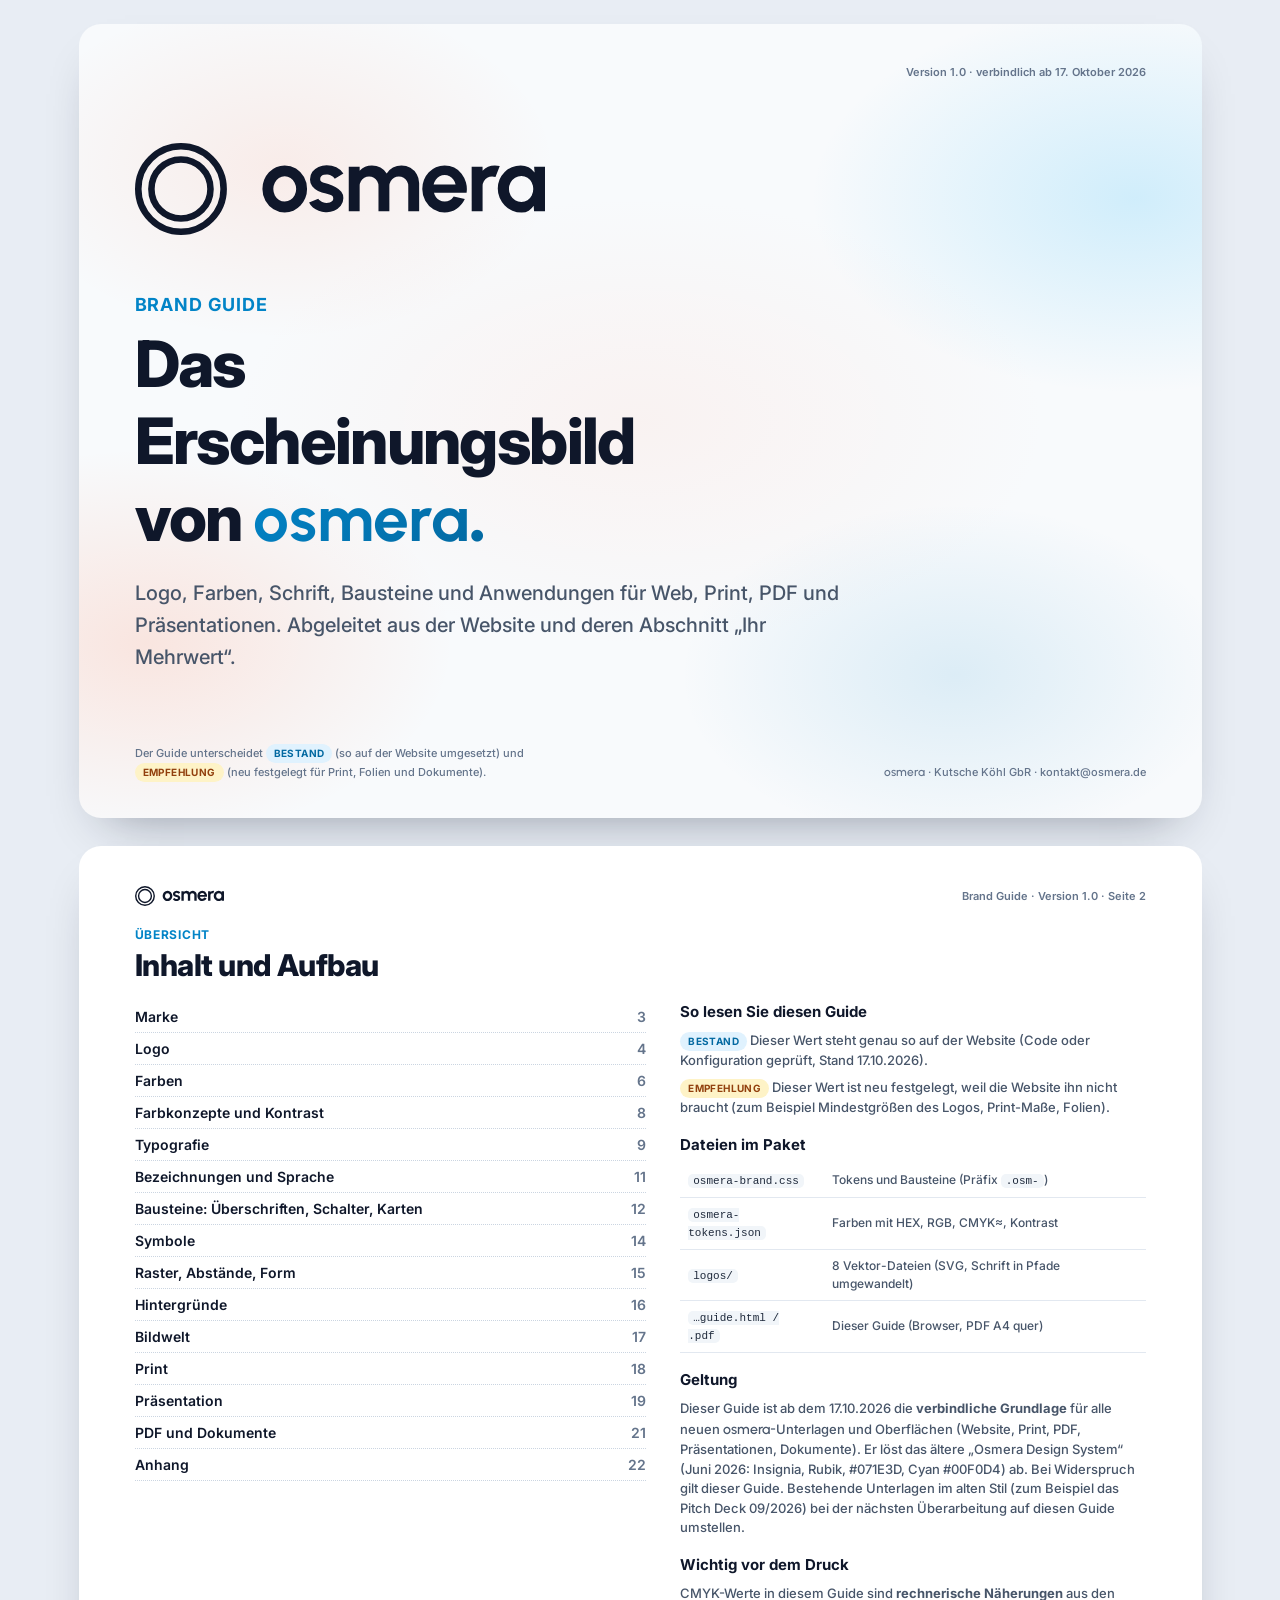
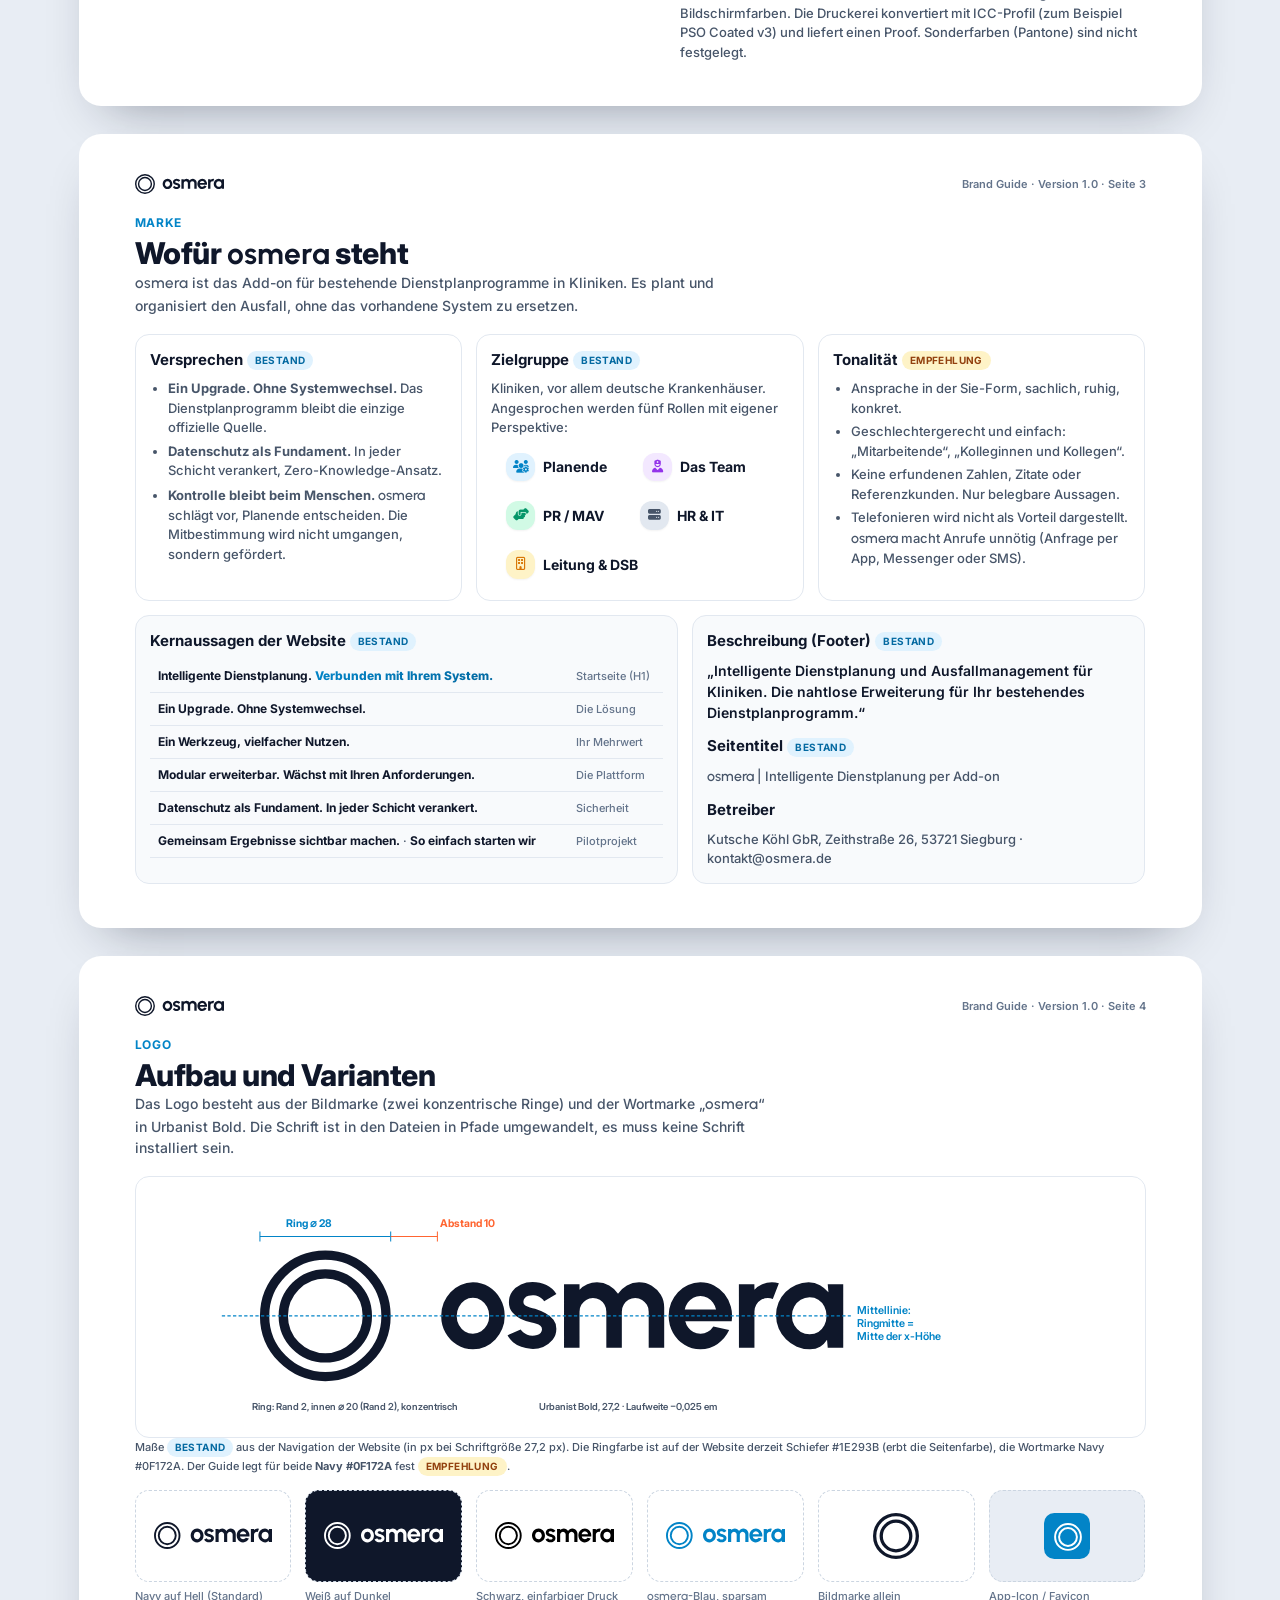
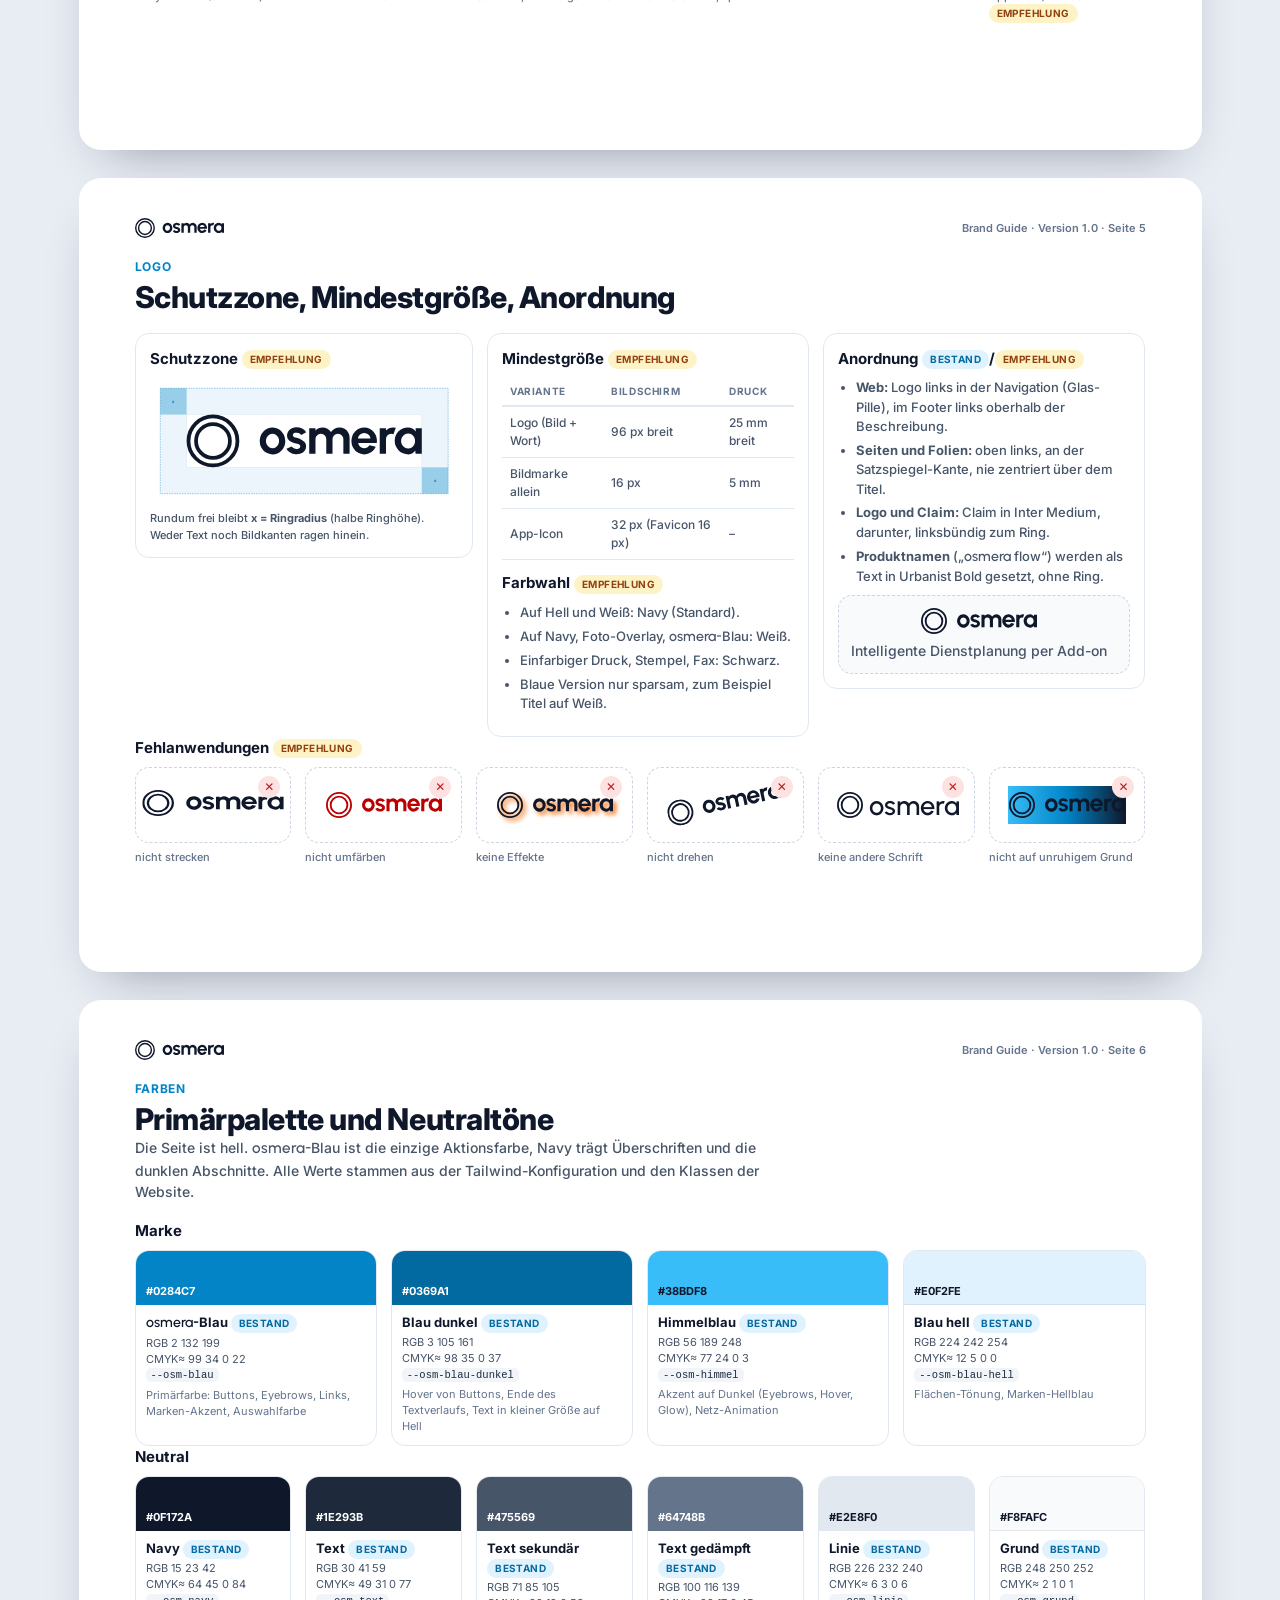
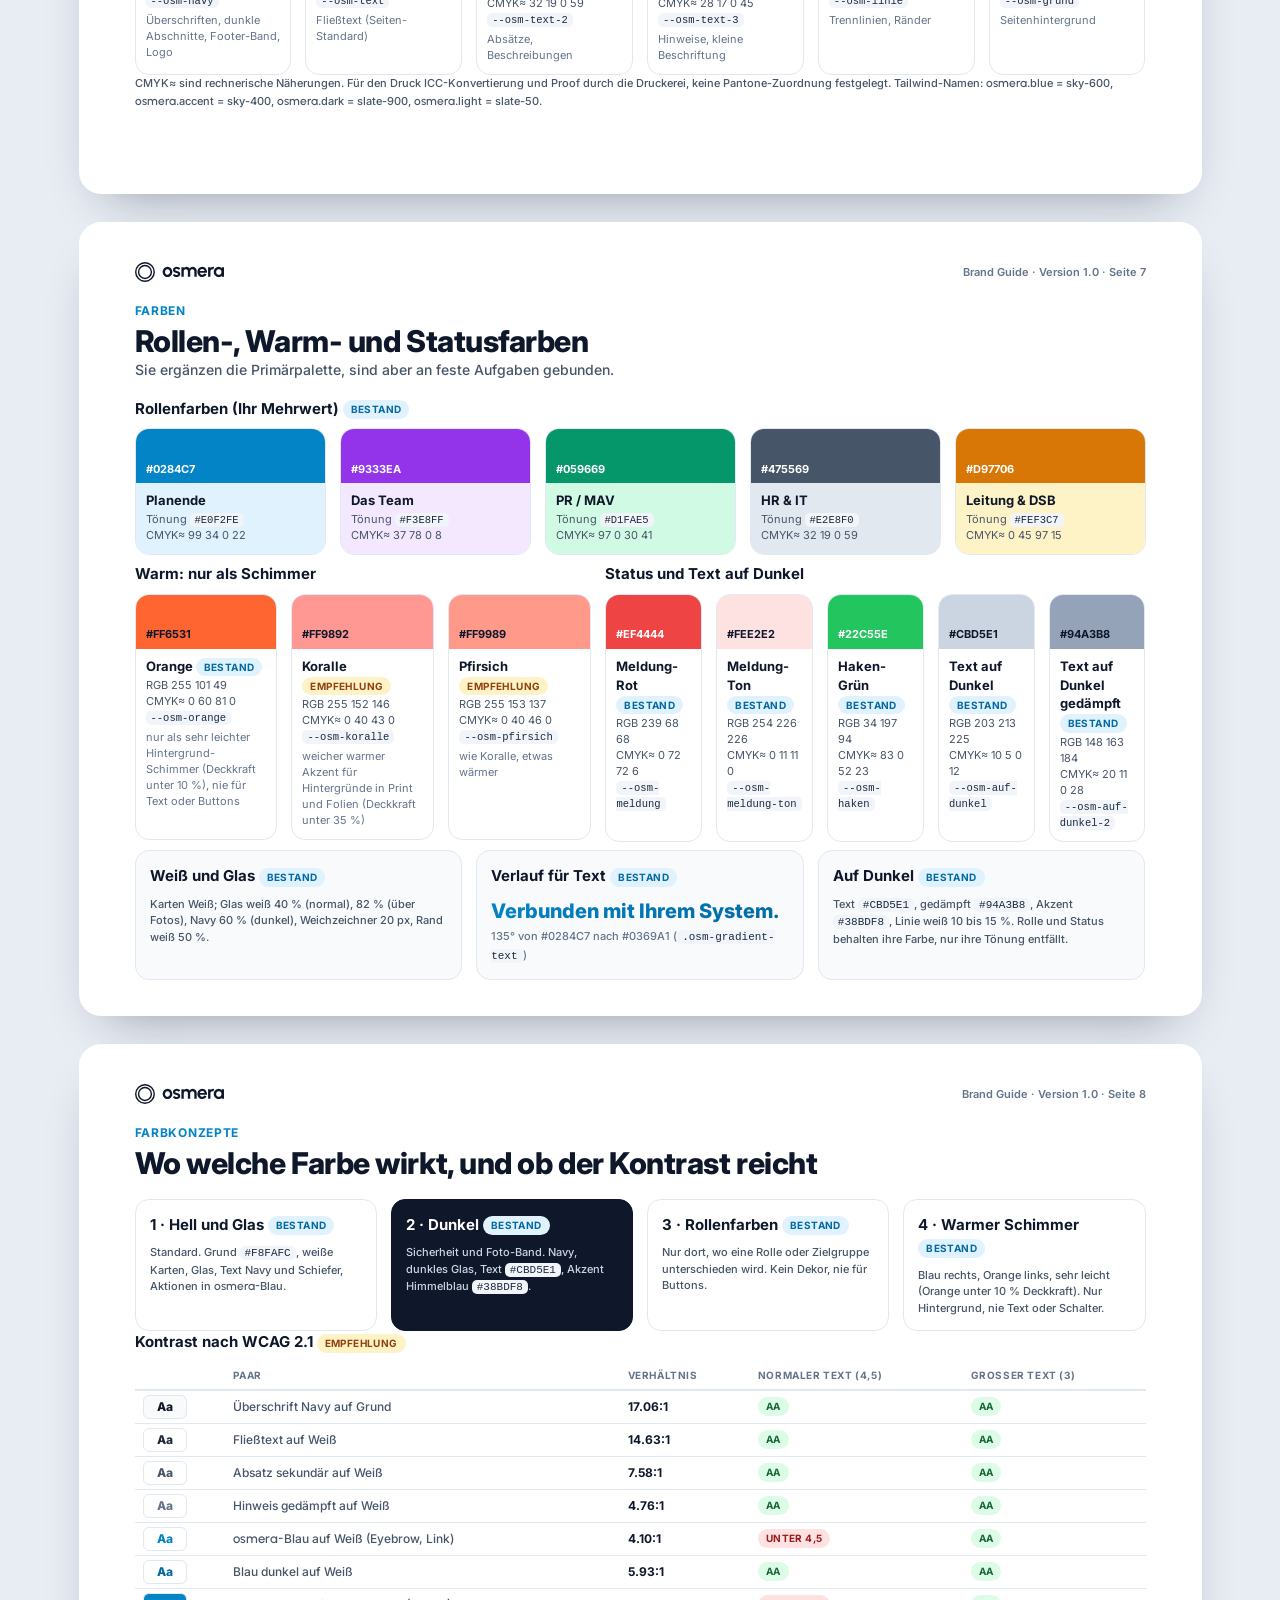
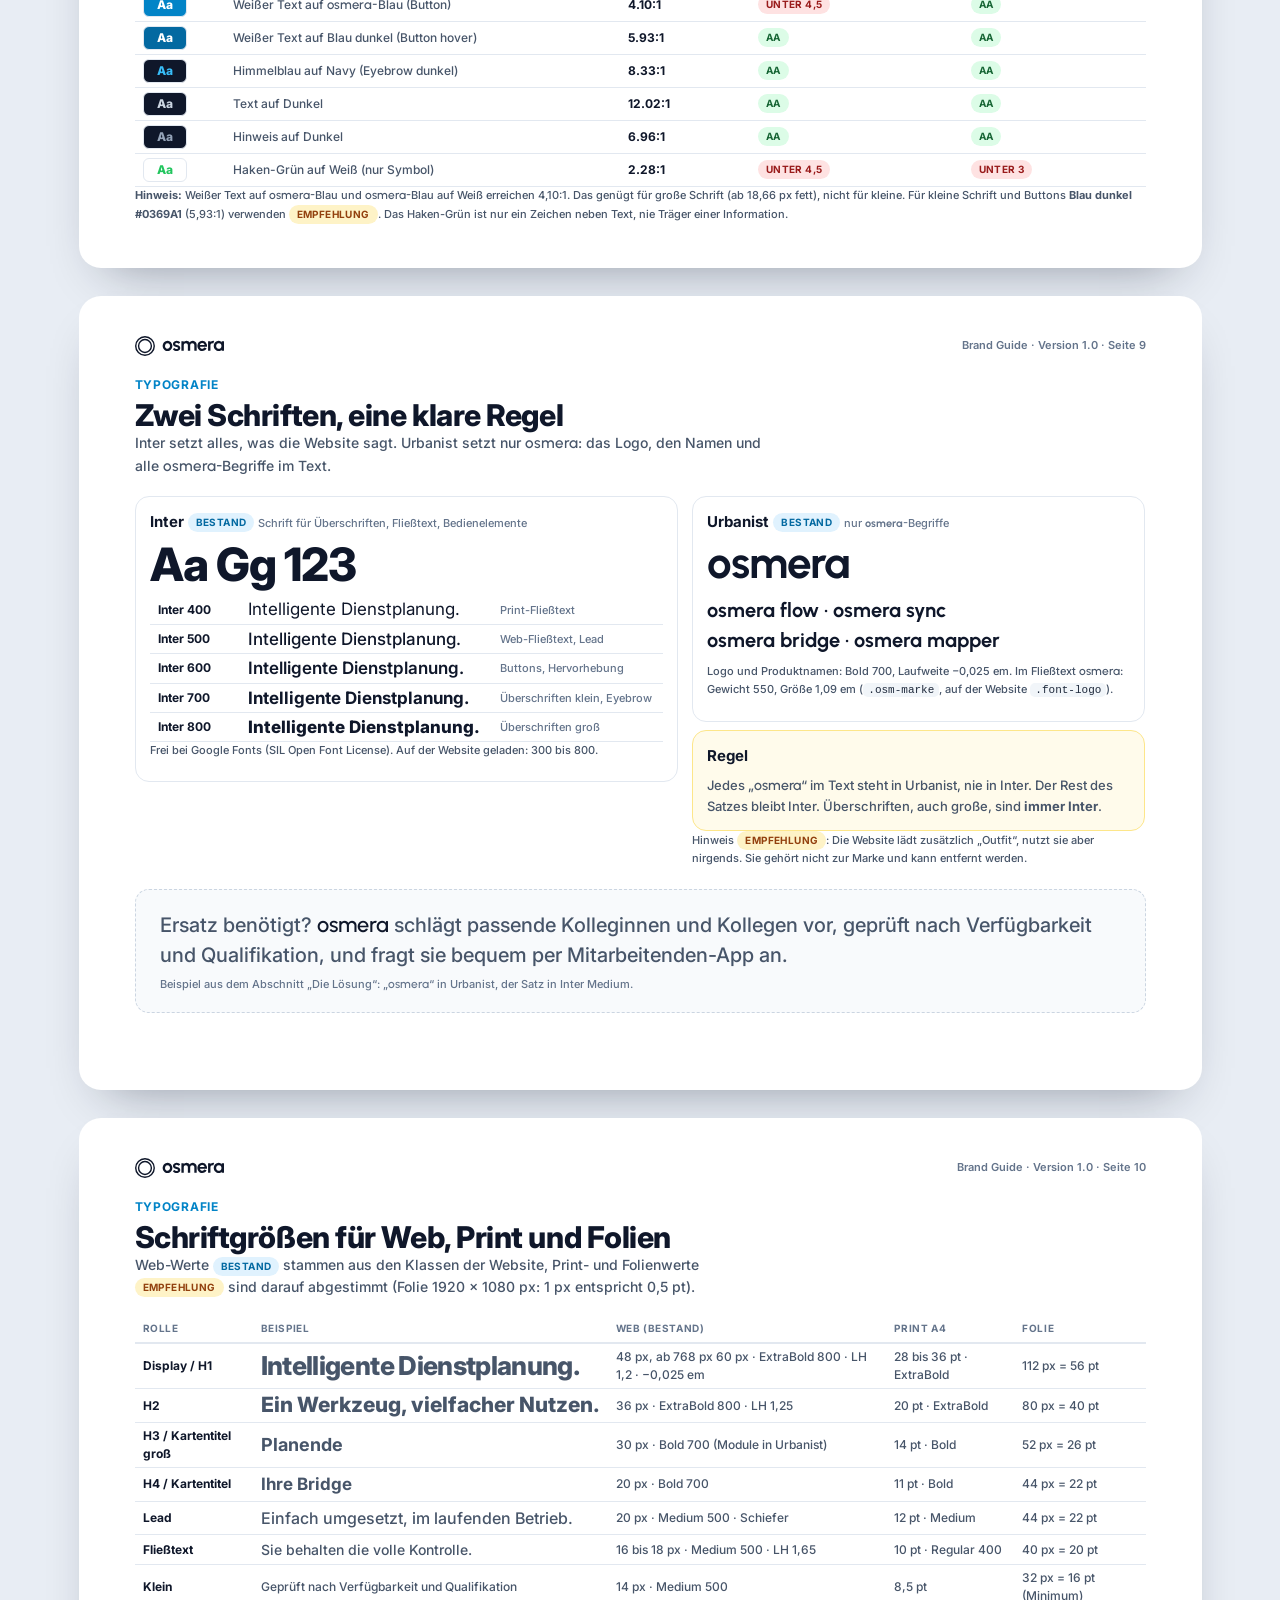
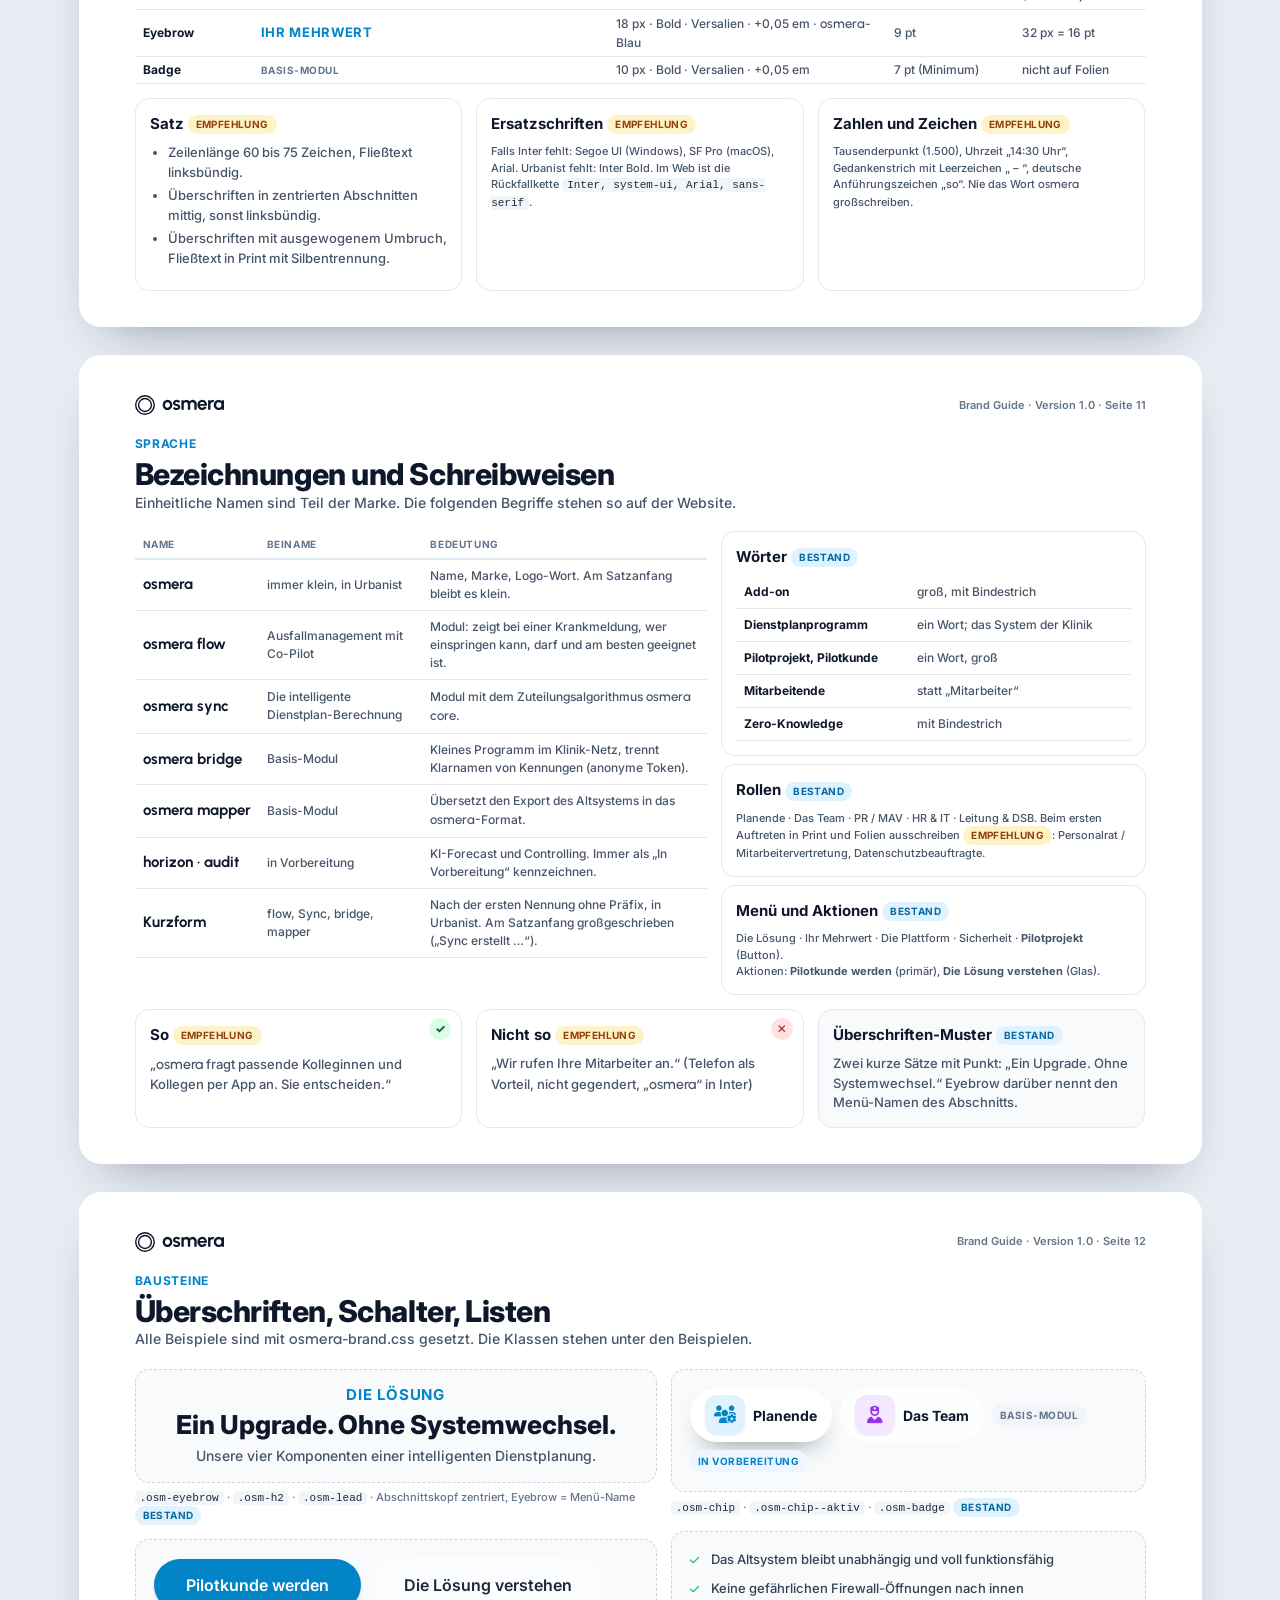
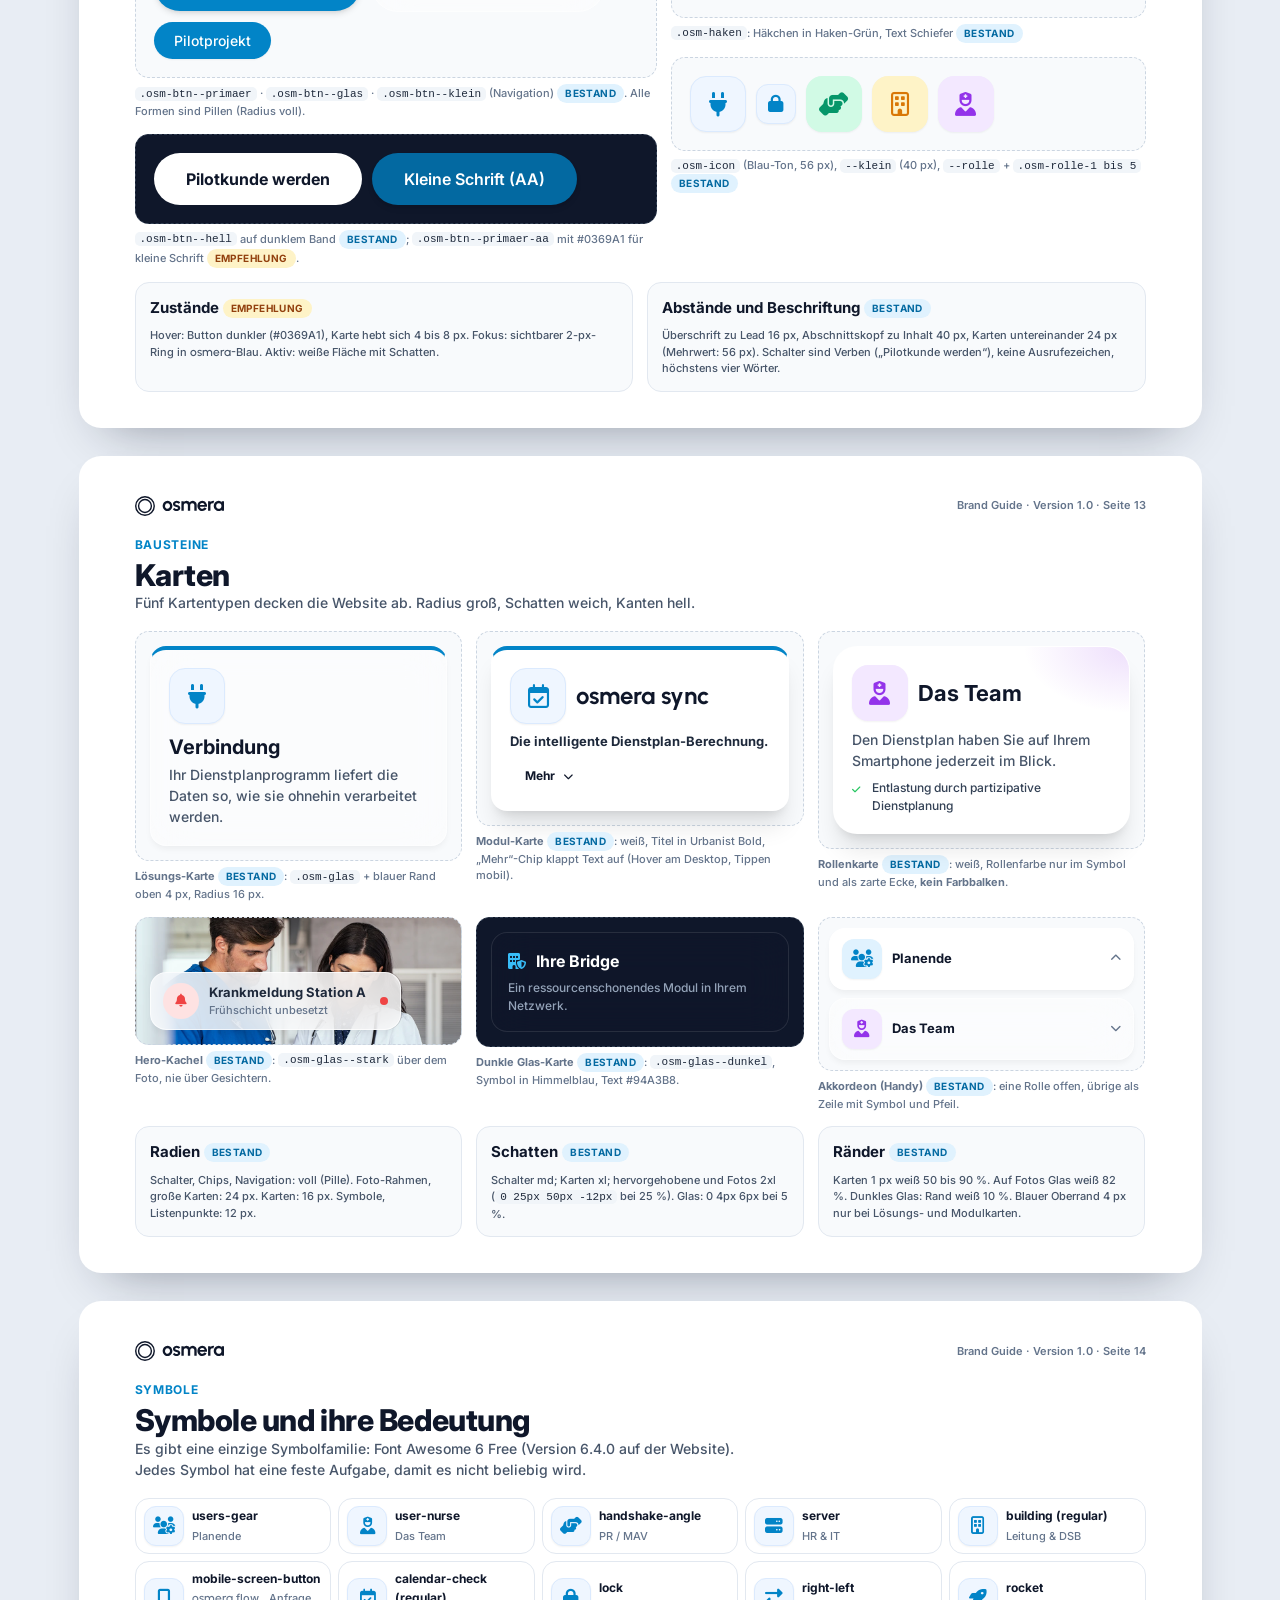
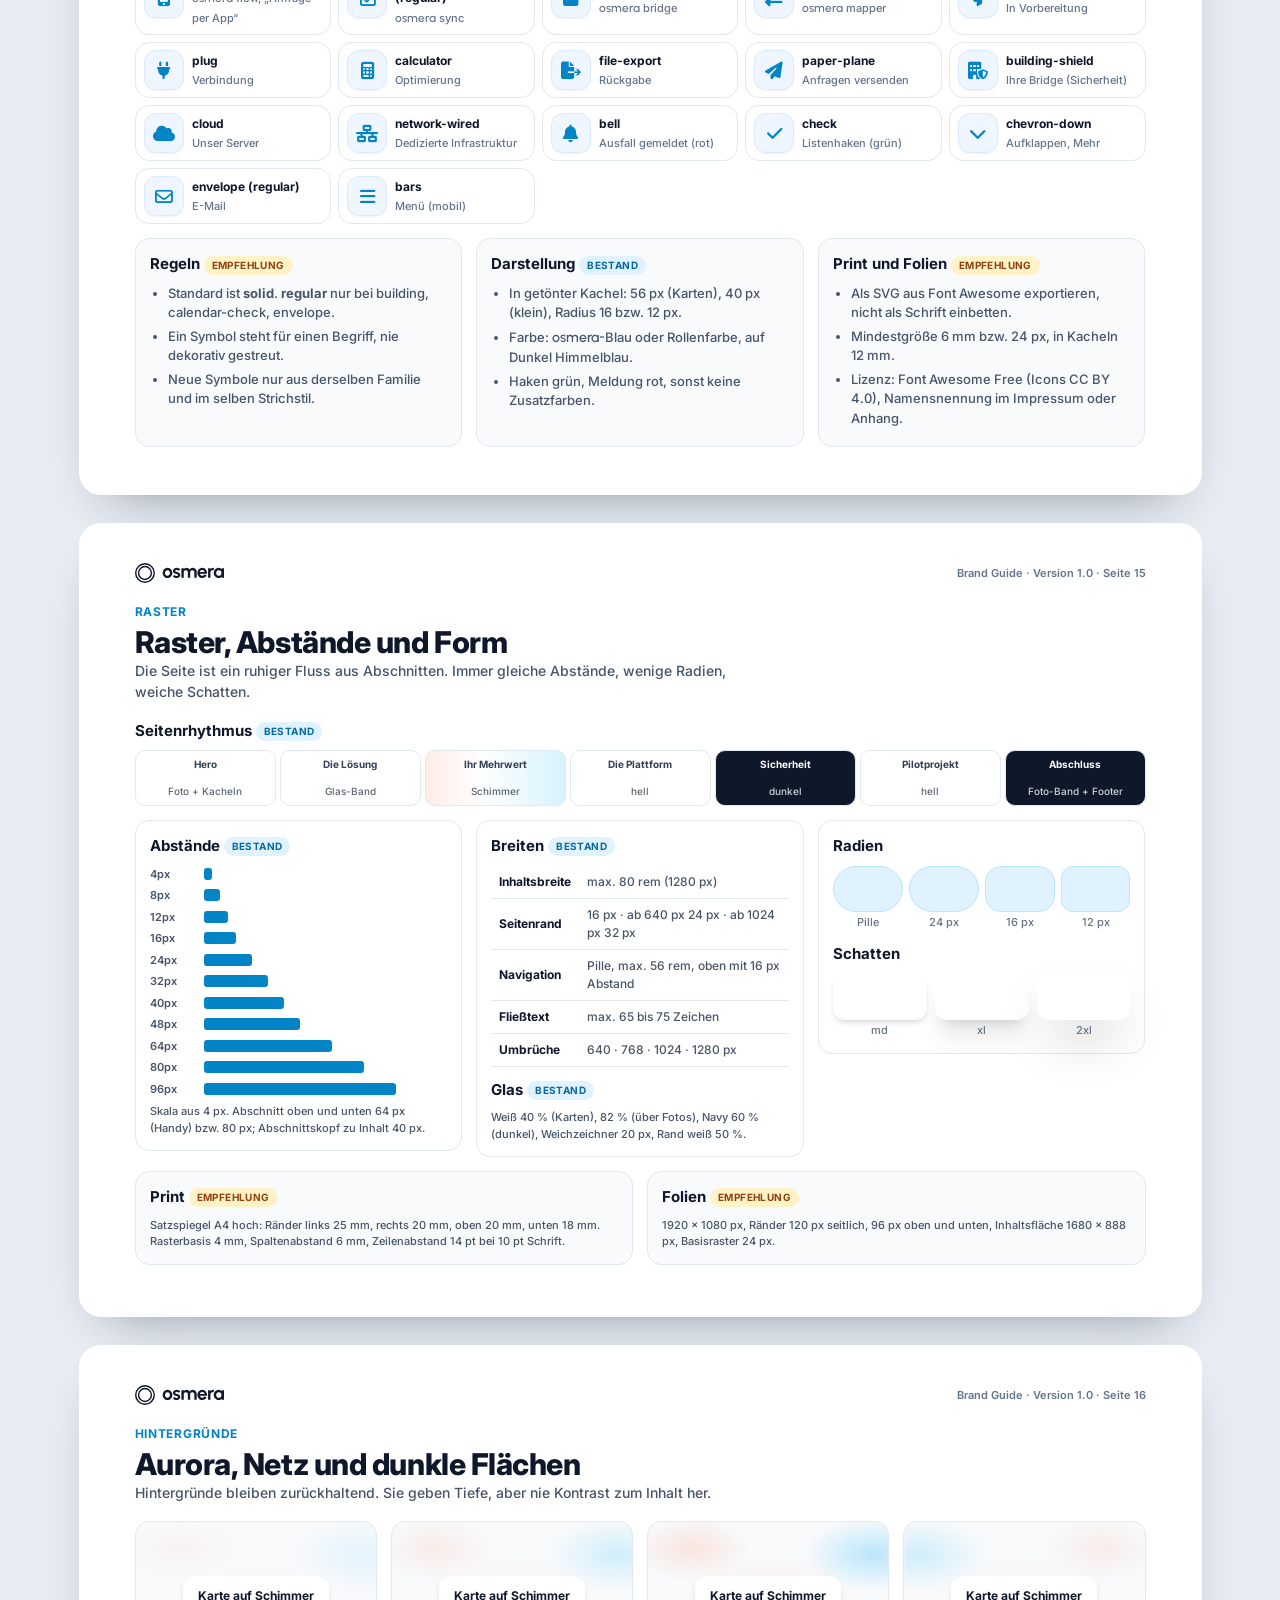
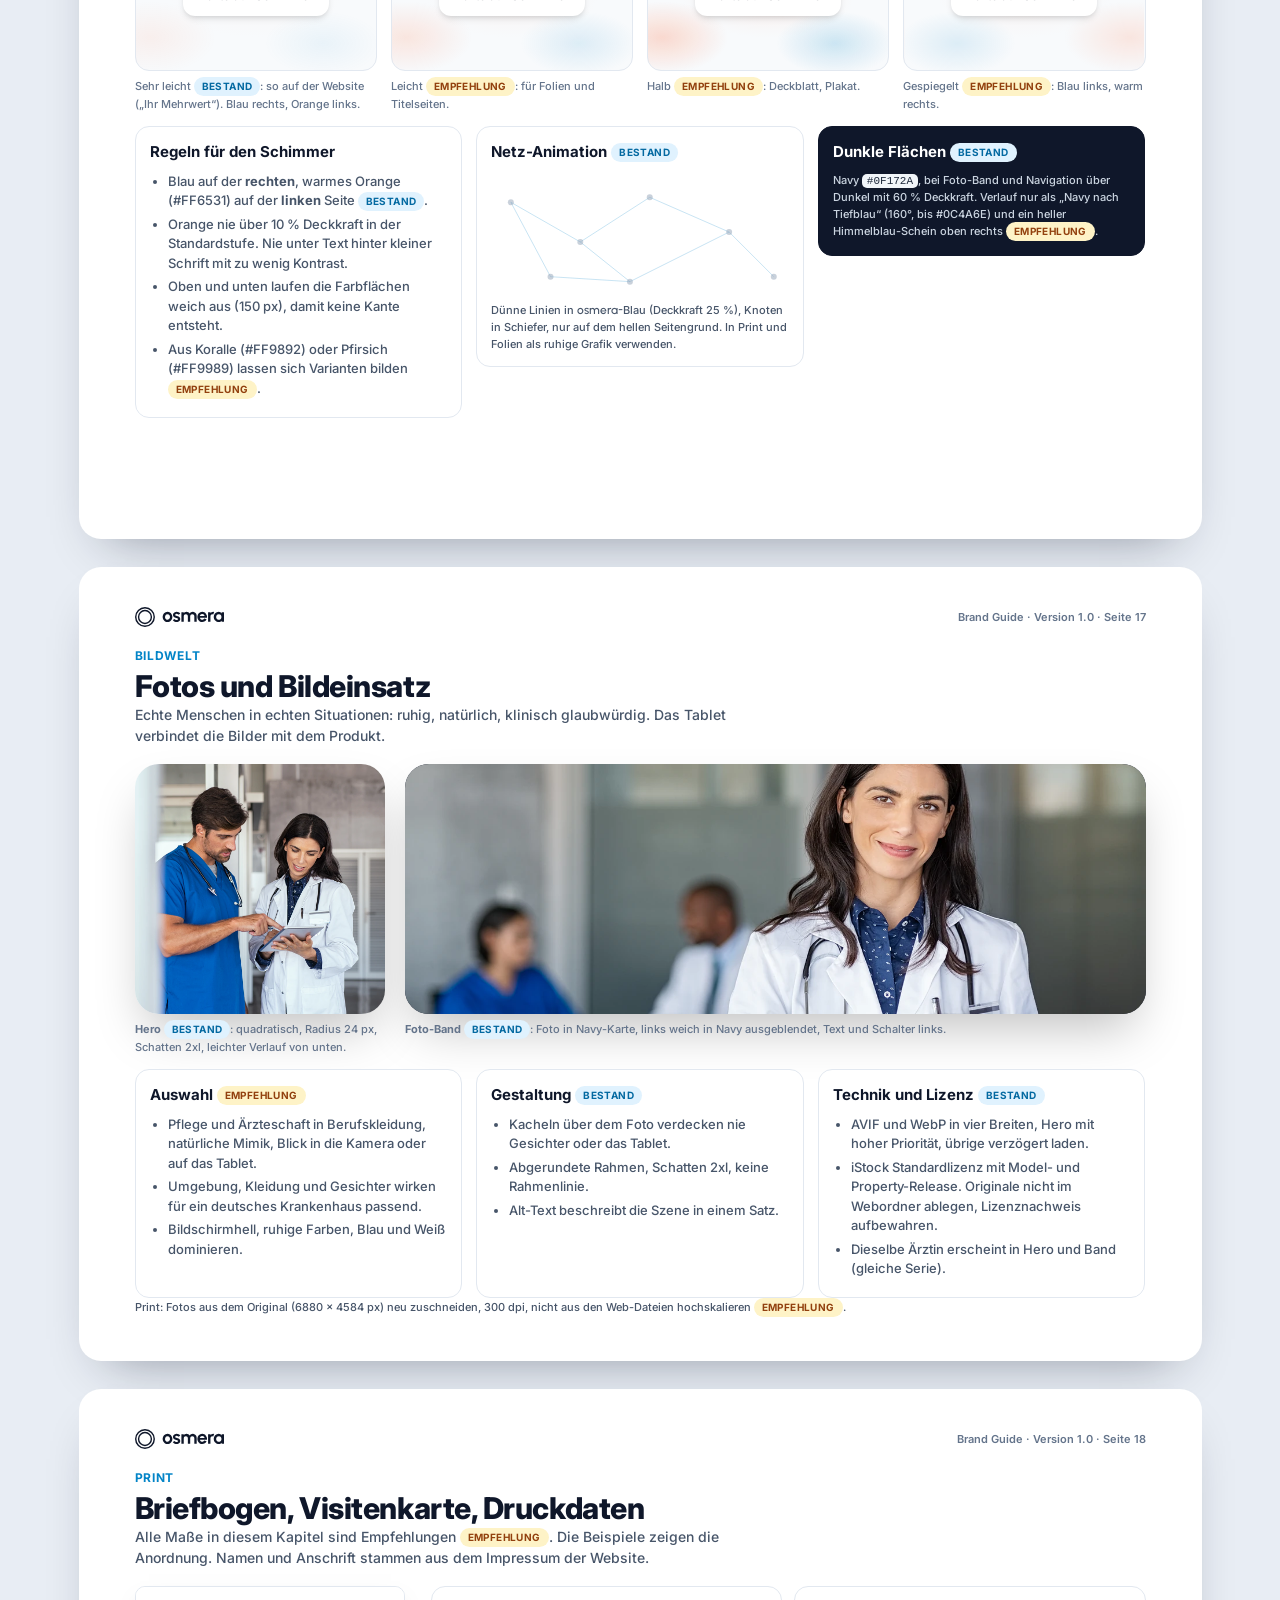
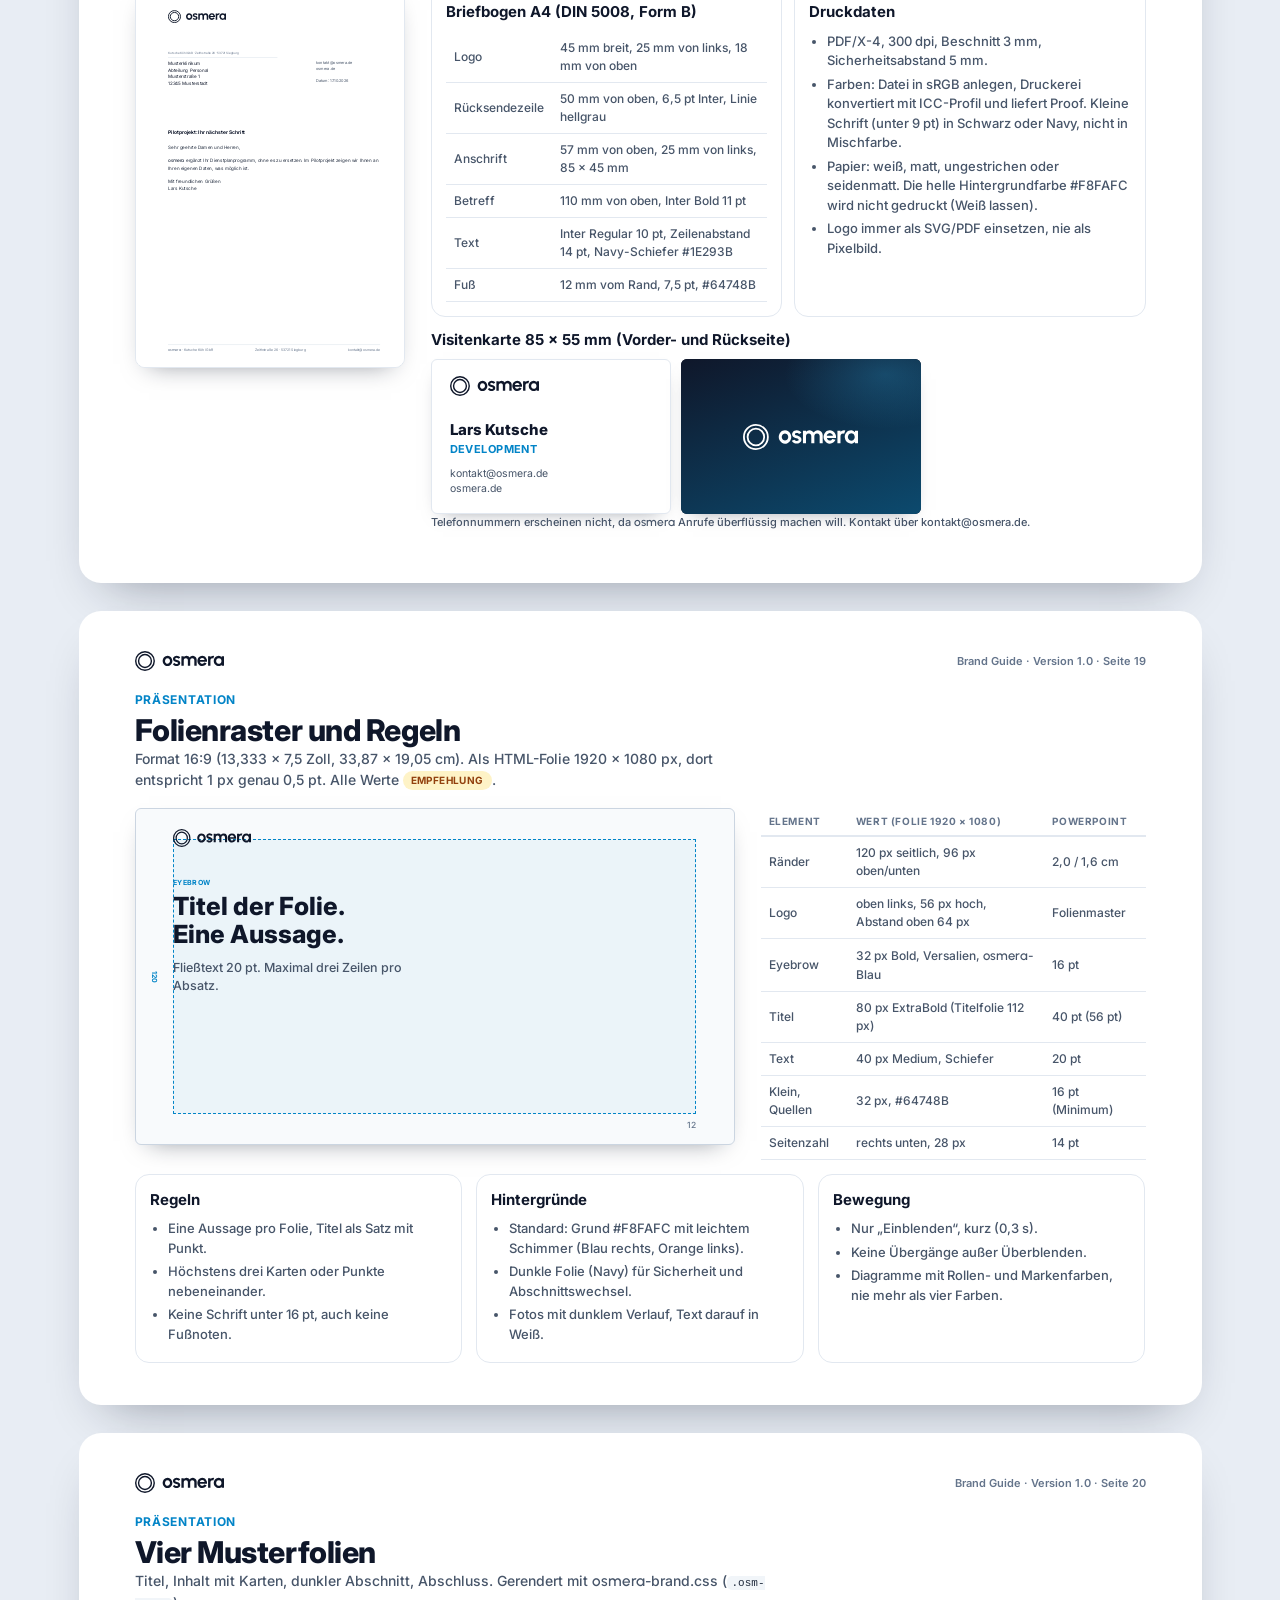
<file: brand/osmera-brand-guide.html>
<!doctype html>
<html lang="de">
<head>
<meta charset="utf-8">
<meta name="viewport" content="width=device-width, initial-scale=1">
<title>osmera Brand Guide 1.0</title>
<link rel="preconnect" href="https://fonts.googleapis.com"><link rel="preconnect" href="https://fonts.gstatic.com" crossorigin>
<link href="https://fonts.googleapis.com/css2?family=Inter:wght@300;400;500;600;700;800&family=Urbanist:wght@500;600;700&display=swap" rel="stylesheet">
<link rel="stylesheet" href="https://cdnjs.cloudflare.com/ajax/libs/font-awesome/6.4.0/css/all.min.css">
<link rel="stylesheet" href="osmera-brand.css">
<style>
/* Layout des Brand Guides (nur für das Dokument selbst). Marken-Bausteine kommen aus osmera-brand.css. */
html { scroll-behavior: smooth; }
body { margin: 0; background: #e8edf4; color: var(--osm-text); font-family: var(--osm-font-text); -webkit-font-smoothing: antialiased; }
.sheet { padding: 24px 16px 64px; }
.pg { position: relative; max-width: 1123px; min-height: 794px; margin: 0 auto 28px; padding: 40px 56px 36px; background: #fff; border-radius: 22px; box-shadow: 0 24px 50px -28px rgb(15 23 42 / .45); overflow: hidden; font-size: 13px; line-height: 1.5; }
.pg.osm-aurora { background-color: var(--osm-grund); }
.pg.dk { background: var(--osm-navy); color: var(--osm-auf-dunkel); }
.pg > * { position: relative; }
.pg-head { display: flex; justify-content: space-between; align-items: center; margin-bottom: 20px; font-size: 11px; font-weight: 600; color: var(--osm-text-3); }
.pg-head img { height: 20px; display: block; }
.pg.dk .pg-head { color: var(--osm-auf-dunkel-2); }
.pg-title { margin-bottom: 18px; }
.pg-title .k { display: block; font-size: 12px; font-weight: 700; letter-spacing: .06em; text-transform: uppercase; color: var(--osm-blau); margin-bottom: 4px; }
.pg.dk .pg-title .k { color: var(--osm-himmel); }
.pg-title h2 { font-size: 30px; line-height: 1.15; font-weight: 800; letter-spacing: -.015em; color: var(--osm-navy); }
.pg.dk .pg-title h2 { color: #fff; }
.pg-title p { margin-top: 6px; font-size: 14px; color: var(--osm-text-2); max-width: 70ch; }
.pg.dk .pg-title p { color: var(--osm-auf-dunkel); }
.pg h3 { font-size: 15px; font-weight: 700; color: var(--osm-navy); margin: 0 0 8px; }
.pg.dk h3 { color: #fff; }
.pg p { margin: 0 0 8px; color: var(--osm-text-2); font-weight: 500; }
.pg.dk p { color: var(--osm-auf-dunkel); }
.pg small, .small { font-size: 11px; color: var(--osm-text-3); font-weight: 500; }
.pg.dk small { color: var(--osm-auf-dunkel-2); }
.pg ul.pl { margin: 0 0 8px; padding-left: 18px; color: var(--osm-text-2); font-weight: 500; }
.pg ul.pl li { margin-bottom: 4px; }

.g2, .g3, .g4, .g5, .g6 { display: grid; gap: 14px; }
.g2 { grid-template-columns: repeat(auto-fit, minmax(min(100%, 380px), 1fr)); }
.g3 { grid-template-columns: repeat(auto-fit, minmax(min(100%, 250px), 1fr)); }
.g4 { grid-template-columns: repeat(auto-fit, minmax(min(100%, 190px), 1fr)); }
.g5 { grid-template-columns: repeat(auto-fit, minmax(min(100%, 150px), 1fr)); }
.g6 { grid-template-columns: repeat(auto-fit, minmax(min(100%, 120px), 1fr)); }
.gap-s { gap: 8px; } .mt { margin-top: 14px; } .mt-s { margin-top: 8px; } .mb { margin-bottom: 14px; }
.box { border: 1px solid var(--osm-linie); border-radius: 14px; padding: 14px; background: #fff; }
.box.flat { background: var(--osm-grund); }
.pg.dk .box { background: rgb(255 255 255 / .06); border-color: rgb(255 255 255 / .12); }

.tag { display: inline-block; font-size: 10px; font-weight: 700; letter-spacing: .04em; text-transform: uppercase; padding: 2px 8px; border-radius: 99px; vertical-align: middle; white-space: nowrap; }
.tag.b { background: var(--osm-blau-hell); color: var(--osm-blau-dunkel); }
.tag.e { background: #fef3c7; color: #92400e; }
.tag.ok { background: #dcfce7; color: #166534; }
.tag.no { background: #fee2e2; color: #991b1b; }

/* Farbfelder */
.sw { border: 1px solid var(--osm-linie); border-radius: 14px; overflow: hidden; background: #fff; }
.sw .c { height: 54px; display: flex; align-items: flex-end; padding: 6px 10px; font-size: 11px; font-weight: 700; }
.sw .m { padding: 8px 10px 10px; font-size: 11px; line-height: 1.45; color: var(--osm-text-2); }
.sw .m b { display: block; font-size: 13px; color: var(--osm-navy); margin-bottom: 2px; }
.sw .m code { font-family: ui-monospace, SFMono-Regular, Menlo, monospace; font-size: 10.5px; color: var(--osm-text); }
.sw .m .u { display: block; margin-top: 4px; color: var(--osm-text-3); }

table.t { width: 100%; border-collapse: collapse; font-size: 12px; }
table.t th { text-align: left; font-size: 10px; letter-spacing: .06em; text-transform: uppercase; color: var(--osm-text-3); font-weight: 700; padding: 6px 8px; border-bottom: 2px solid var(--osm-linie); }
table.t td { padding: 7px 8px; border-bottom: 1px solid var(--osm-linie); vertical-align: middle; color: var(--osm-text-2); font-weight: 500; }
table.t td b { color: var(--osm-navy); }
.pg.dk table.t td { border-color: rgb(255 255 255 / .12); color: var(--osm-auf-dunkel); }
code, .mono { font-family: ui-monospace, SFMono-Regular, Menlo, monospace; font-size: 11px; background: var(--osm-flaeche); padding: 1px 5px; border-radius: 5px; color: var(--osm-text); }
.pg.dk code { background: rgb(255 255 255 / .1); color: #fff; }

.demo { border: 1px dashed #cbd5e1; border-radius: 14px; padding: 18px; background: var(--osm-grund); }
.demo.dark { background: var(--osm-navy); border-color: #334155; }
.demo.photo { padding: 0; overflow: hidden; }
.cap { display: block; margin-top: 6px; font-size: 11px; color: var(--osm-text-3); font-weight: 500; }
.dont { position: relative; }
.dont::after { content: "✕"; position: absolute; top: 8px; right: 10px; width: 22px; height: 22px; border-radius: 99px; background: #fee2e2; color: #b91c1c; font-size: 12px; font-weight: 800; display: grid; place-items: center; }
.do { position: relative; }
.do::after { content: "✓"; position: absolute; top: 8px; right: 10px; width: 22px; height: 22px; border-radius: 99px; background: #dcfce7; color: #166534; font-size: 12px; font-weight: 800; display: grid; place-items: center; }

/* Seitenrhythmus */
.rhythm { display: flex; gap: 4px; height: 56px; }
.rhythm > div { flex: 1; border-radius: 10px; font-size: 10px; font-weight: 700; display: grid; place-items: center; text-align: center; padding: 0 4px; border: 1px solid var(--osm-linie); background: #fff; color: var(--osm-text-2); }
.bar-row { display: flex; align-items: center; gap: 10px; font-size: 11px; margin-bottom: 5px; color: var(--osm-text-2); font-weight: 600; }
.bar-row i { display: block; height: 12px; background: var(--osm-blau); border-radius: 3px; }

/* Folie / Seite als Miniatur */
.mini { transform-origin: top left; }
.mini-wrap { overflow: hidden; border-radius: 10px; box-shadow: 0 10px 24px -14px rgb(15 23 42 / .5); border: 1px solid var(--osm-linie); }

.toc { columns: 2; column-gap: 40px; font-size: 14px; }
.toc a { display: flex; justify-content: space-between; gap: 10px; padding: 5px 0; color: var(--osm-navy); text-decoration: none; font-weight: 600; border-bottom: 1px dotted #cbd5e1; break-inside: avoid; }
.toc a span { color: var(--osm-text-3); font-weight: 600; }

@media screen and (max-width: 760px) {
  .pg { padding: 24px 20px; border-radius: 16px; min-height: 0; }
  .pg-title h2 { font-size: 24px; }
  .toc { columns: 1; }
  table.t { display: block; overflow-x: auto; }
}

/* Druck: jede Seite = eine A4-Querseite (297 x 210 mm) */
@page { size: A4 landscape; margin: 0; }
@media print {
  html, body { background: #fff; }
  .sheet { padding: 0; }
  .pg { width: 297mm; height: 210mm; max-width: none; min-height: 0; margin: 0; padding: 9mm 13mm 8mm; border-radius: 0; box-shadow: none; break-after: page; page-break-after: always; break-inside: avoid; }
  .pg-head { margin-bottom: 8px; }
  .demo { padding: 12px; }
  .mt { margin-top: 10px; }
  .box { padding: 12px; }
  .pg-title { margin-bottom: 10px; }
  .pg-title h2 { font-size: 26px; }
  .pg-title p { font-size: 13px; margin-top: 3px; }
  .noprint { display: none !important; }
  * { -webkit-print-color-adjust: exact; print-color-adjust: exact; }
}

/* Folien-Miniaturen: Guide-Absatzregeln nicht auf Folien anwenden */
.pg .osm-folie p, .pg .osm-folie li { font-size: 40px; font-weight: 500; margin: 0 0 16px; color: var(--osm-text-2); line-height: 1.4; }
.pg .osm-folie--dunkel p, .pg .osm-folie--dunkel li { color: var(--osm-auf-dunkel); }
.pg .osm-folie h1 { margin: 0 0 24px; }
.pg .osm-folie h2 { margin: 0 0 24px; }
.mini-wrap { overflow: hidden; border-radius: 10px; box-shadow: 0 10px 24px -14px rgb(15 23 42 / .5); border: 1px solid var(--osm-linie); position: relative; background: #fff; }
.nw { white-space: nowrap; }
table.t.tight td { padding: 4px 8px; }

/* Schmale Bildschirme: feste Spalten auflösen, Folien und Briefbogen verkleinern */
@media screen and (max-width: 900px) {
  .pg div[style*="grid-template-columns"] { grid-template-columns: repeat(auto-fit, minmax(min(100%, 200px), 1fr)) !important; }
  .pg div[style*="display:flex"] { flex-wrap: wrap; }
  .pg div[style*="width:250px"], .pg div[style*="width:300px"] { width: 100% !important; }
  .pg img[style*="height:26px"], .pg img { max-width: 100%; }
  .demo[style*="height:92px"] { overflow: hidden; }
}
@media print { .mini-wrap { zoom: 1 !important; } }

@media screen and (max-width: 1100px) { .pg div.slides { grid-template-columns: minmax(0, 1fr) !important; justify-content: stretch; } }
@media screen and (max-width: 900px) {
  .pg div[style*="min-width:0"] { flex: 1 1 100% !important; }
  .rhythm { flex-wrap: wrap; height: auto; }
  .rhythm > div { flex: 1 1 90px; min-height: 48px; }
}

</style>
</head>
<body class="osm" style="background:#e8edf4">
<main class="sheet">
<section class="pg osm-aurora osm-aurora--leicht" id="s1" style="display:flex;flex-direction:column;justify-content:space-between;min-height:794px">
  <div class="pg-head" style="margin:0"><span></span><span>Version 1.0 · verbindlich ab 17. Oktober 2026</span></div>
  <div>
    <img src="logos/osmera-logo-navy.svg" alt="osmera" style="height:92px;display:block;margin-bottom:56px">
    <span class="osm-eyebrow">Brand Guide</span>
    <h1 class="osm-h1" style="font-size:64px;max-width:14ch">Das Erscheinungsbild von <span class="osm-gradient-text"><span class="osm-marke osm-marke--titel">osmera</span>.</span></h1>
    <p class="osm-lead" style="margin-top:20px;max-width:56ch;font-size:20px">Logo, Farben, Schrift, Bausteine und Anwendungen für Web, Print, PDF und Präsentationen. Abgeleitet aus der Website und deren Abschnitt „Ihr Mehrwert“.</p>
  </div>
  <div style="display:flex;justify-content:space-between;align-items:flex-end;gap:24px;flex-wrap:wrap">
    <div class="small" style="max-width:60ch">Der Guide unterscheidet <span class="tag b">Bestand</span> (so auf der Website umgesetzt) und <span class="tag e">Empfehlung</span> (neu festgelegt für Print, Folien und Dokumente).</div>
    <div class="small"><span class="osm-marke">osmera</span> · Kutsche Köhl GbR · kontakt@osmera.de</div>
  </div>
</section>
<section class="pg" id="s2"><div class="pg-head"><img src="logos/osmera-logo-navy.svg" alt="osmera"><span>Brand Guide · Version 1.0 · Seite 2</span></div><div class="pg-title"><span class="k">Übersicht</span><h2>Inhalt und Aufbau</h2></div>
  <div class="g2" style="grid-template-columns:1.1fr 1fr;gap:34px">
    <div class="toc" style="columns:1"><a href="#s3">Marke<span>3</span></a><a href="#s4">Logo<span>4</span></a><a href="#s6">Farben<span>6</span></a><a href="#s8">Farbkonzepte und Kontrast<span>8</span></a><a href="#s9">Typografie<span>9</span></a><a href="#s11">Bezeichnungen und Sprache<span>11</span></a><a href="#s12">Bausteine: Überschriften, Schalter, Karten<span>12</span></a><a href="#s14">Symbole<span>14</span></a><a href="#s15">Raster, Abstände, Form<span>15</span></a><a href="#s16">Hintergründe<span>16</span></a><a href="#s17">Bildwelt<span>17</span></a><a href="#s18">Print<span>18</span></a><a href="#s19">Präsentation<span>19</span></a><a href="#s21">PDF und Dokumente<span>21</span></a><a href="#s22">Anhang<span>22</span></a></div>
    <div>
      <h3>So lesen Sie diesen Guide</h3>
      <p><span class="tag b">Bestand</span> Dieser Wert steht genau so auf der Website (Code oder Konfiguration geprüft, Stand 17.10.2026).</p>
      <p><span class="tag e">Empfehlung</span> Dieser Wert ist neu festgelegt, weil die Website ihn nicht braucht (zum Beispiel Mindestgrößen des Logos, Print-Maße, Folien).</p>
      <h3 style="margin-top:16px">Dateien im Paket</h3>
      <table class="t">
        <tr><td><code>osmera-brand.css</code></td><td>Tokens und Bausteine (Präfix <code>.osm-</code>)</td></tr>
        <tr><td><code>osmera-tokens.json</code></td><td>Farben mit HEX, RGB, CMYK≈, Kontrast</td></tr>
        <tr><td><code>logos/</code></td><td>8 Vektor-Dateien (SVG, Schrift in Pfade umgewandelt)</td></tr>
        <tr><td><code>…guide.html / .pdf</code></td><td>Dieser Guide (Browser, PDF A4 quer)</td></tr>
      </table>
      <h3 style="margin-top:16px">Geltung</h3>
      <p>Dieser Guide ist ab dem 17.10.2026 die <b>verbindliche Grundlage</b> für alle neuen <span class="osm-marke">osmera</span>-Unterlagen und Oberflächen (Website, Print, PDF, Präsentationen, Dokumente). Er löst das ältere „Osmera Design System“ (Juni 2026: Insignia, Rubik, #071E3D, Cyan #00F0D4) ab. Bei Widerspruch gilt dieser Guide. Bestehende Unterlagen im alten Stil (zum Beispiel das Pitch Deck 09/2026) bei der nächsten Überarbeitung auf diesen Guide umstellen.</p>
      <h3 style="margin-top:16px">Wichtig vor dem Druck</h3>
      <p>CMYK-Werte in diesem Guide sind <b>rechnerische Näherungen</b> aus den Bildschirmfarben. Die Druckerei konvertiert mit ICC-Profil (zum Beispiel PSO Coated v3) und liefert einen Proof. Sonderfarben (Pantone) sind nicht festgelegt.</p>
    </div>
  </div>
</section>
<section class="pg" id="s3"><div class="pg-head"><img src="logos/osmera-logo-navy.svg" alt="osmera"><span>Brand Guide · Version 1.0 · Seite 3</span></div><div class="pg-title"><span class="k">Marke</span><h2>Wofür <span class="osm-marke osm-marke--titel">osmera</span> steht</h2><p><span class="osm-marke">osmera</span> ist das Add-on für bestehende Dienstplanprogramme in Kliniken. Es plant und organisiert den Ausfall, ohne das vorhandene System zu ersetzen.</p></div>
  <div class="g3">
    <div class="box"><h3>Versprechen <span class="tag b">Bestand</span></h3>
      <ul class="pl"><li><b>Ein Upgrade. Ohne Systemwechsel.</b> Das Dienstplanprogramm bleibt die einzige offizielle Quelle.</li>
      <li><b>Datenschutz als Fundament.</b> In jeder Schicht verankert, Zero-Knowledge-Ansatz.</li>
      <li><b>Kontrolle bleibt beim Menschen.</b> <span class="osm-marke">osmera</span> schlägt vor, Planende entscheiden. Die Mitbestimmung wird nicht umgangen, sondern gefördert.</li></ul></div>
    <div class="box"><h3>Zielgruppe <span class="tag b">Bestand</span></h3>
      <p>Kliniken, vor allem deutsche Krankenhäuser. Angesprochen werden fünf Rollen mit eigener Perspektive:</p>
      <div style="display:flex;flex-wrap:wrap;gap:6px"><span class="osm-chip osm-rolle-1"><span class="osm-icon osm-icon--klein osm-icon--rolle" style="width:1.8rem;height:1.8rem;font-size:.8rem"><i class="fa-solid fa-users-gear"></i></span>Planende</span><span class="osm-chip osm-rolle-2"><span class="osm-icon osm-icon--klein osm-icon--rolle" style="width:1.8rem;height:1.8rem;font-size:.8rem"><i class="fa-solid fa-user-nurse"></i></span>Das Team</span><span class="osm-chip osm-rolle-3"><span class="osm-icon osm-icon--klein osm-icon--rolle" style="width:1.8rem;height:1.8rem;font-size:.8rem"><i class="fa-solid fa-handshake-angle"></i></span>PR / MAV</span><span class="osm-chip osm-rolle-4"><span class="osm-icon osm-icon--klein osm-icon--rolle" style="width:1.8rem;height:1.8rem;font-size:.8rem"><i class="fa-solid fa-server"></i></span>HR &amp; IT</span><span class="osm-chip osm-rolle-5"><span class="osm-icon osm-icon--klein osm-icon--rolle" style="width:1.8rem;height:1.8rem;font-size:.8rem"><i class="fa-regular fa-building"></i></span>Leitung &amp; DSB</span></div></div>
    <div class="box"><h3>Tonalität <span class="tag e">Empfehlung</span></h3>
      <ul class="pl"><li>Ansprache in der Sie-Form, sachlich, ruhig, konkret.</li>
      <li>Geschlechtergerecht und einfach: „Mitarbeitende“, „Kolleginnen und Kollegen“.</li>
      <li>Keine erfundenen Zahlen, Zitate oder Referenzkunden. Nur belegbare Aussagen.</li>
      <li>Telefonieren wird nicht als Vorteil dargestellt. <span class="osm-marke">osmera</span> macht Anrufe unnötig (Anfrage per App, Messenger oder SMS).</li></ul></div>
  </div>
  <div class="g2 mt" style="grid-template-columns:1.2fr 1fr">
    <div class="box flat"><h3>Kernaussagen der Website <span class="tag b">Bestand</span></h3>
      <table class="t">
        <tr><td><b>Intelligente Dienstplanung.</b> <span class="osm-gradient-text" style="font-weight:800">Verbunden mit Ihrem System.</span></td><td><small>Startseite (H1)</small></td></tr>
        <tr><td><b>Ein Upgrade. Ohne Systemwechsel.</b></td><td><small>Die Lösung</small></td></tr>
        <tr><td><b>Ein Werkzeug, vielfacher Nutzen.</b></td><td><small>Ihr Mehrwert</small></td></tr>
        <tr><td><b>Modular erweiterbar. Wächst mit Ihren Anforderungen.</b></td><td><small>Die Plattform</small></td></tr>
        <tr><td><b>Datenschutz als Fundament. In jeder Schicht verankert.</b></td><td><small>Sicherheit</small></td></tr>
        <tr><td><b>Gemeinsam Ergebnisse sichtbar machen.</b> · <b>So einfach starten wir</b></td><td><small>Pilotprojekt</small></td></tr>
      </table></div>
    <div class="box flat"><h3>Beschreibung (Footer) <span class="tag b">Bestand</span></h3>
      <p style="font-size:14px;color:var(--osm-navy);font-weight:600">„Intelligente Dienstplanung und Ausfallmanagement für Kliniken. Die nahtlose Erweiterung für Ihr bestehendes Dienstplanprogramm.“</p>
      <h3 style="margin-top:12px">Seitentitel <span class="tag b">Bestand</span></h3>
      <p style="margin:0"><span class="osm-marke">osmera</span> | Intelligente Dienstplanung per Add-on</p>
      <h3 style="margin-top:12px">Betreiber</h3>
      <p style="margin:0">Kutsche Köhl GbR, Zeithstraße 26, 53721 Siegburg · kontakt@osmera.de</p></div>
  </div>
</section>
<section class="pg" id="s4"><div class="pg-head"><img src="logos/osmera-logo-navy.svg" alt="osmera"><span>Brand Guide · Version 1.0 · Seite 4</span></div><div class="pg-title"><span class="k">Logo</span><h2>Aufbau und Varianten</h2><p>Das Logo besteht aus der Bildmarke (zwei konzentrische Ringe) und der Wortmarke „<span class="osm-marke">osmera</span>“ in Urbanist Bold. Die Schrift ist in den Dateien in Pfade umgewandelt, es muss keine Schrift installiert sein.</p></div>
  <div class="box" style="padding:10px 18px"><svg viewBox="-360 -500 6712.1 1889.4" style="width:100%;height:auto;max-height:240px;display:block" font-family="Inter, sans-serif">
  <g fill="none" stroke="#0f172a" stroke-width="73.5"><circle cx="514.7" cy="514.7" r="477.9"/><circle cx="514.7" cy="514.7" r="330.9"/></g><path fill="#0f172a" d="M1677.0588235294117 777.7058823529412Q1608.0588235294117 777.7058823529412 1551.3088235294117 742.2058823529412Q1494.5588235294117 706.7058823529412 1460.8088235294117 646.9558823529412Q1427.0588235294117 587.2058823529412 1427.0588235294117 514.7058823529412Q1427.0588235294117 459.7058823529412 1446.5588235294117 411.9558823529412Q1466.0588235294117 364.2058823529412 1500.3088235294117 327.9558823529412Q1534.5588235294117 291.7058823529412 1580.0588235294117 271.2058823529412Q1625.5588235294117 250.70588235294122 1677.0588235294117 250.70588235294122Q1746.0588235294117 250.70588235294122 1802.8088235294117 286.2058823529412Q1859.5588235294117 321.7058823529412 1893.3088235294117 381.7058823529412Q1927.0588235294117 441.7058823529412 1927.0588235294117 514.7058823529412Q1927.0588235294117 569.2058823529412 1907.5588235294117 616.7058823529412Q1888.0588235294117 664.2058823529412 1853.8088235294117 700.4558823529412Q1819.5588235294117 736.7058823529412 1774.3088235294117 757.2058823529412Q1729.0588235294117 777.7058823529412 1677.0588235294117 777.7058823529412ZM1677.0588235294117 655.7058823529412Q1713.5588235294117 655.7058823529412 1742.5588235294117 636.2058823529412Q1771.5588235294117 616.7058823529412 1788.3088235294117 584.7058823529412Q1805.0588235294117 552.7058823529412 1805.0588235294117 514.7058823529412Q1805.0588235294117 475.7058823529412 1787.8088235294117 443.4558823529412Q1770.5588235294117 411.2058823529412 1741.3088235294117 391.9558823529412Q1712.0588235294117 372.7058823529412 1677.0588235294117 372.7058823529412Q1641.0588235294117 372.7058823529412 1612.0588235294117 392.2058823529412Q1583.0588235294117 411.7058823529412 1566.0588235294117 444.2058823529412Q1549.0588235294117 476.7058823529412 1549.0588235294117 514.7058823529412Q1549.0588235294117 554.2058823529412 1566.5588235294117 586.2058823529412Q1584.0588235294117 618.2058823529412 1613.3088235294117 636.9558823529412Q1642.5588235294117 655.7058823529412 1677.0588235294117 655.7058823529412Z M2132.0588235294117 773.7058823529412Q2093.0588235294117 771.2058823529412 2056.8088235294117 757.9558823529412Q2020.5588235294117 744.7058823529412 1992.5588235294117 721.7058823529412Q1964.5588235294117 698.7058823529412 1949.5588235294117 666.7058823529412L2052.5588235294117 622.7058823529412Q2058.5588235294117 632.7058823529412 2072.0588235294117 643.9558823529412Q2085.5588235294117 655.2058823529412 2104.3088235294117 662.7058823529412Q2123.0588235294117 670.2058823529412 2145.5588235294117 670.2058823529412Q2164.5588235294117 670.2058823529412 2181.8088235294117 664.9558823529412Q2199.0588235294117 659.7058823529412 2209.8088235294117 648.7058823529412Q2220.5588235294117 637.7058823529412 2220.5588235294117 620.2058823529412Q2220.5588235294117 601.7058823529412 2207.8088235294117 591.4558823529412Q2195.0588235294117 581.2058823529412 2175.8088235294117 575.9558823529412Q2156.5588235294117 570.7058823529412 2138.5588235294117 566.2058823529412Q2091.0588235294117 556.7058823529412 2050.3088235294117 536.7058823529412Q2009.5588235294117 516.7058823529412 1984.8088235294117 484.9558823529412Q1960.0588235294117 453.2058823529412 1960.0588235294117 408.2058823529412Q1960.0588235294117 358.7058823529412 1986.3088235294117 322.7058823529412Q2012.5588235294117 286.7058823529412 2054.8088235294117 267.2058823529412Q2097.0588235294117 247.70588235294122 2146.0588235294117 247.70588235294122Q2205.5588235294117 247.70588235294122 2255.3088235294117 272.4558823529412Q2305.0588235294117 297.2058823529412 2334.0588235294117 342.2058823529412L2237.5588235294117 399.2058823529412Q2230.5588235294117 387.2058823529412 2218.0588235294117 376.9558823529412Q2205.5588235294117 366.7058823529412 2189.5588235294117 359.9558823529412Q2173.5588235294117 353.2058823529412 2156.0588235294117 352.2058823529412Q2133.5588235294117 351.2058823529412 2115.0588235294117 356.2058823529412Q2096.5588235294117 361.2058823529412 2085.3088235294117 373.2058823529412Q2074.0588235294117 385.2058823529412 2074.0588235294117 405.2058823529412Q2074.0588235294117 424.2058823529412 2089.0588235294117 433.4558823529412Q2104.0588235294117 442.7058823529412 2125.3088235294117 447.7058823529412Q2146.5588235294117 452.7058823529412 2166.0588235294117 458.7058823529412Q2210.0588235294117 473.2058823529412 2248.8088235294117 494.2058823529412Q2287.5588235294117 515.2058823529412 2311.0588235294117 545.7058823529412Q2334.5588235294117 576.2058823529412 2333.5588235294117 618.7058823529412Q2333.5588235294117 667.2058823529412 2304.5588235294117 703.4558823529412Q2275.5588235294117 739.7058823529412 2229.8088235294117 758.7058823529412Q2184.0588235294117 777.7058823529412 2132.0588235294117 773.7058823529412Z M2394.0588235294117 764.7058823529412V264.7058823529412H2516.0588235294117V309.2058823529412Q2541.5588235294117 282.2058823529412 2577.0588235294117 266.4558823529412Q2612.5588235294117 250.70588235294122 2653.5588235294117 250.70588235294122Q2705.5588235294117 250.70588235294122 2749.3088235294117 275.2058823529412Q2793.0588235294117 299.7058823529412 2819.0588235294117 340.7058823529412Q2845.5588235294117 299.7058823529412 2889.0588235294117 275.2058823529412Q2932.5588235294117 250.70588235294122 2984.5588235294117 250.70588235294122Q3039.5588235294117 250.70588235294122 3084.3088235294117 277.4558823529412Q3129.0588235294117 304.2058823529412 3155.8088235294117 348.9558823529412Q3182.5588235294117 393.7058823529412 3182.5588235294117 448.7058823529412V764.7058823529412H3060.5588235294117V481.2058823529412Q3060.5588235294117 452.2058823529412 3046.3088235294117 427.9558823529412Q3032.0588235294117 403.7058823529412 3008.3088235294117 388.9558823529412Q2984.5588235294117 374.2058823529412 2955.0588235294117 374.2058823529412Q2925.5588235294117 374.2058823529412 2901.8088235294117 388.4558823529412Q2878.0588235294117 402.7058823529412 2863.5588235294117 426.7058823529412Q2849.0588235294117 450.7058823529412 2849.0588235294117 481.2058823529412V764.7058823529412H2727.0588235294117V481.2058823529412Q2727.0588235294117 450.7058823529412 2713.0588235294117 426.7058823529412Q2699.0588235294117 402.7058823529412 2675.0588235294117 388.4558823529412Q2651.0588235294117 374.2058823529412 2621.5588235294117 374.2058823529412Q2592.5588235294117 374.2058823529412 2568.5588235294117 388.9558823529412Q2544.5588235294117 403.7058823529412 2530.3088235294117 427.9558823529412Q2516.0588235294117 452.2058823529412 2516.0588235294117 481.2058823529412V764.7058823529412Z M3467.5588235294117 777.7058823529412Q3398.5588235294117 777.7058823529412 3341.8088235294117 742.2058823529412Q3285.0588235294117 706.7058823529412 3251.3088235294117 646.7058823529412Q3217.5588235294117 586.7058823529412 3217.5588235294117 514.2058823529412Q3217.5588235294117 459.7058823529412 3237.0588235294117 411.9558823529412Q3256.5588235294117 364.2058823529412 3290.8088235294117 327.9558823529412Q3325.0588235294117 291.7058823529412 3370.5588235294117 271.2058823529412Q3416.0588235294117 250.70588235294122 3467.5588235294117 250.70588235294122Q3526.0588235294117 250.70588235294122 3574.8088235294117 275.4558823529412Q3623.5588235294117 300.2058823529412 3657.5588235294117 343.2058823529412Q3691.5588235294117 386.2058823529412 3707.0588235294117 441.2058823529412Q3722.5588235294117 496.2058823529412 3714.0588235294117 556.2058823529412H3348.5588235294117Q3355.5588235294117 584.2058823529412 3371.5588235294117 606.4558823529412Q3387.5588235294117 628.7058823529412 3412.0588235294117 641.9558823529412Q3436.5588235294117 655.2058823529412 3467.5588235294117 655.7058823529412Q3499.5588235294117 656.2058823529412 3525.8088235294117 640.4558823529412Q3552.0588235294117 624.7058823529412 3569.5588235294117 597.7058823529412L3694.0588235294117 626.7058823529412Q3663.5588235294117 693.2058823529412 3603.0588235294117 735.4558823529412Q3542.5588235294117 777.7058823529412 3467.5588235294117 777.7058823529412ZM3344.5588235294117 464.7058823529412H3590.5588235294117Q3585.0588235294117 434.7058823529412 3567.3088235294117 410.4558823529412Q3549.5588235294117 386.2058823529412 3523.5588235294117 371.7058823529412Q3497.5588235294117 357.2058823529412 3467.5588235294117 357.2058823529412Q3437.5588235294117 357.2058823529412 3412.0588235294117 371.4558823529412Q3386.5588235294117 385.7058823529412 3368.8088235294117 409.9558823529412Q3351.0588235294117 434.2058823529412 3344.5588235294117 464.7058823529412Z M3771.0588235294117 764.7058823529412 3770.5588235294117 264.7058823529412H3892.5588235294117L3893.0588235294117 309.2058823529412Q3918.5588235294117 282.2058823529412 3954.0588235294117 266.4558823529412Q3989.5588235294117 250.70588235294122 4030.5588235294117 250.70588235294122Q4058.0588235294117 250.70588235294122 4085.5588235294117 258.7058823529412L4037.5588235294117 381.7058823529412Q4018.5588235294117 374.2058823529412 3999.5588235294117 374.2058823529412Q3970.0588235294117 374.2058823529412 3945.8088235294117 388.4558823529412Q3921.5588235294117 402.7058823529412 3907.3088235294117 426.9558823529412Q3893.0588235294117 451.2058823529412 3893.0588235294117 480.7058823529412V764.7058823529412Z M4470.058823529412 264.7058823529412H4592.058823529412V764.7058823529412H4470.058823529412L4464.558823529412 702.7058823529412Q4444.058823529412 736.2058823529412 4410.308823529412 756.9558823529412Q4376.558823529412 777.7058823529412 4330.558823529412 777.7058823529412Q4275.058823529412 777.7058823529412 4226.558823529412 756.7058823529412Q4178.058823529412 735.7058823529412 4141.308823529412 698.7058823529412Q4104.558823529412 661.7058823529412 4083.8088235294117 613.2058823529412Q4063.0588235294117 564.7058823529412 4063.0588235294117 509.2058823529412Q4063.0588235294117 455.7058823529412 4082.8088235294117 408.7058823529412Q4102.558823529412 361.7058823529412 4138.058823529412 326.2058823529412Q4173.558823529412 290.7058823529412 4220.058823529412 270.7058823529412Q4266.558823529412 250.70588235294122 4320.058823529412 250.70588235294122Q4369.558823529412 250.70588235294122 4408.808823529412 272.7058823529412Q4448.058823529412 294.7058823529412 4475.558823529412 328.7058823529412ZM4327.558823529412 660.2058823529412Q4366.558823529412 660.2058823529412 4396.558823529412 640.7058823529412Q4426.558823529412 621.2058823529412 4443.558823529412 587.9558823529412Q4460.558823529412 554.7058823529412 4460.558823529412 514.7058823529412Q4460.558823529412 474.2058823529412 4443.558823529412 440.9558823529412Q4426.558823529412 407.7058823529412 4396.308823529412 388.2058823529412Q4366.058823529412 368.7058823529412 4327.558823529412 368.7058823529412Q4289.058823529412 368.7058823529412 4257.308823529412 388.4558823529412Q4225.558823529412 408.2058823529412 4206.808823529412 441.2058823529412Q4188.058823529412 474.2058823529412 4188.058823529412 514.7058823529412Q4188.058823529412 555.2058823529412 4207.058823529412 588.2058823529412Q4226.058823529412 621.2058823529412 4257.808823529412 640.7058823529412Q4289.558823529412 660.2058823529412 4327.558823529412 660.2058823529412Z"/>
  <g stroke="#0284c7" stroke-width="9" fill="none" stroke-dasharray="26 18"><line x1="-300" y1="514.7" x2="4652.1" y2="514.7"/></g>
  <g fill="#0284c7" font-size="86" font-weight="600"><text x="4702.1" y="502.70000000000005">Mittellinie:</text><text x="4702.1" y="602.7">Ringmitte =</text><text x="4702.1" y="702.7">Mitte der x-Höhe</text></g>
  <g stroke="#0284c7" stroke-width="8" fill="none">
    <line x1="0" y1="-110" x2="1029.4" y2="-110"/><line x1="0" y1="-150" x2="0" y2="-70"/><line x1="1029.4" y1="-150" x2="1029.4" y2="-70"/>
    <line x1="1029.4" y1="-110" x2="1397.1" y2="-110" stroke="#ff6531"/><line x1="1397.1" y1="-150" x2="1397.1" y2="-70" stroke="#ff6531"/>
  </g>
  <g font-size="84" font-weight="700" text-anchor="middle">
    <text x="384.70000000000005" y="-185" fill="#0284c7">Ring ⌀ 28</text>
    <text x="1633.25" y="-185" fill="#ff6531">Abstand 10</text>
  </g>
  <g font-size="76" font-weight="600" fill="#475569"><text x="-60" y="1259.4">Ring: Rand 2, innen ⌀ 20 (Rand 2), konzentrisch</text><text x="2197.1" y="1259.4">Urbanist Bold, 27,2 · Laufweite −0,025 em</text></g>
</svg></div>
  <p class="small mt-s">Maße <span class="tag b">Bestand</span> aus der Navigation der Website (in px bei Schriftgröße 27,2 px). Die Ringfarbe ist auf der Website derzeit Schiefer #1E293B (erbt die Seitenfarbe), die Wortmarke Navy #0F172A. Der Guide legt für beide <b>Navy #0F172A</b> fest <span class="tag e">Empfehlung</span>.</p>
  <div class="g6 mt" style="grid-template-columns:repeat(6,minmax(0,1fr))">
    <div><div class="demo" style="background:#fff;display:grid;place-items:center;height:92px;"><img src="logos/osmera-logo-navy.svg" style="width:100%;max-width:150px;height:auto" alt=""></div><span class="cap">Navy auf Hell (Standard)</span></div>
    <div><div class="demo" style="background:#0f172a;display:grid;place-items:center;height:92px;"><img src="logos/osmera-logo-weiss.svg" style="width:100%;max-width:150px;height:auto" alt=""></div><span class="cap">Weiß auf Dunkel</span></div>
    <div><div class="demo" style="background:#fff;display:grid;place-items:center;height:92px;"><img src="logos/osmera-logo-schwarz.svg" style="width:100%;max-width:150px;height:auto" alt=""></div><span class="cap">Schwarz, einfarbiger Druck</span></div>
    <div><div class="demo" style="background:#fff;display:grid;place-items:center;height:92px;"><img src="logos/osmera-logo-blau.svg" style="width:100%;max-width:150px;height:auto" alt=""></div><span class="cap"><span class="osm-marke">osmera</span>-Blau, sparsam</span></div>
    <div><div class="demo" style="background:#fff;display:grid;place-items:center;height:92px;"><img src="logos/osmera-marke-navy.svg" style="height:46px;width:46px" alt=""></div><span class="cap">Bildmarke allein</span></div>
    <div><div class="demo" style="background:#e8edf4;display:grid;place-items:center;height:92px;"><img src="logos/osmera-app-icon.svg" style="height:46px;width:46px" alt=""></div><span class="cap">App-Icon / Favicon <span class="tag e">Empfehlung</span></span></div>
  </div>
</section>
<section class="pg" id="s5"><div class="pg-head"><img src="logos/osmera-logo-navy.svg" alt="osmera"><span>Brand Guide · Version 1.0 · Seite 5</span></div><div class="pg-title"><span class="k">Logo</span><h2>Schutzzone, Mindestgröße, Anordnung</h2></div>
  <div class="g3" style="grid-template-columns:1.05fr 1fr 1fr;align-items:start">
    <div class="box"><h3>Schutzzone <span class="tag e">Empfehlung</span></h3><svg viewBox="-714.7 -714.7 6021.5 2458.8" style="width:100%;height:auto;display:block">
  <rect x="-514.7" y="-514.7" width="5621.5" height="2058.8" fill="rgb(2 132 199 / .08)" stroke="#0284c7" stroke-width="8" stroke-dasharray="30 20"/>
  <rect x="0" y="0" width="4592.1" height="1029.4" fill="#fff" stroke="#cbd5e1" stroke-width="6"/>
  <g fill="none" stroke="#0f172a" stroke-width="73.5"><circle cx="514.7" cy="514.7" r="477.9"/><circle cx="514.7" cy="514.7" r="330.9"/></g><path fill="#0f172a" d="M1677.0588235294117 777.7058823529412Q1608.0588235294117 777.7058823529412 1551.3088235294117 742.2058823529412Q1494.5588235294117 706.7058823529412 1460.8088235294117 646.9558823529412Q1427.0588235294117 587.2058823529412 1427.0588235294117 514.7058823529412Q1427.0588235294117 459.7058823529412 1446.5588235294117 411.9558823529412Q1466.0588235294117 364.2058823529412 1500.3088235294117 327.9558823529412Q1534.5588235294117 291.7058823529412 1580.0588235294117 271.2058823529412Q1625.5588235294117 250.70588235294122 1677.0588235294117 250.70588235294122Q1746.0588235294117 250.70588235294122 1802.8088235294117 286.2058823529412Q1859.5588235294117 321.7058823529412 1893.3088235294117 381.7058823529412Q1927.0588235294117 441.7058823529412 1927.0588235294117 514.7058823529412Q1927.0588235294117 569.2058823529412 1907.5588235294117 616.7058823529412Q1888.0588235294117 664.2058823529412 1853.8088235294117 700.4558823529412Q1819.5588235294117 736.7058823529412 1774.3088235294117 757.2058823529412Q1729.0588235294117 777.7058823529412 1677.0588235294117 777.7058823529412ZM1677.0588235294117 655.7058823529412Q1713.5588235294117 655.7058823529412 1742.5588235294117 636.2058823529412Q1771.5588235294117 616.7058823529412 1788.3088235294117 584.7058823529412Q1805.0588235294117 552.7058823529412 1805.0588235294117 514.7058823529412Q1805.0588235294117 475.7058823529412 1787.8088235294117 443.4558823529412Q1770.5588235294117 411.2058823529412 1741.3088235294117 391.9558823529412Q1712.0588235294117 372.7058823529412 1677.0588235294117 372.7058823529412Q1641.0588235294117 372.7058823529412 1612.0588235294117 392.2058823529412Q1583.0588235294117 411.7058823529412 1566.0588235294117 444.2058823529412Q1549.0588235294117 476.7058823529412 1549.0588235294117 514.7058823529412Q1549.0588235294117 554.2058823529412 1566.5588235294117 586.2058823529412Q1584.0588235294117 618.2058823529412 1613.3088235294117 636.9558823529412Q1642.5588235294117 655.7058823529412 1677.0588235294117 655.7058823529412Z M2132.0588235294117 773.7058823529412Q2093.0588235294117 771.2058823529412 2056.8088235294117 757.9558823529412Q2020.5588235294117 744.7058823529412 1992.5588235294117 721.7058823529412Q1964.5588235294117 698.7058823529412 1949.5588235294117 666.7058823529412L2052.5588235294117 622.7058823529412Q2058.5588235294117 632.7058823529412 2072.0588235294117 643.9558823529412Q2085.5588235294117 655.2058823529412 2104.3088235294117 662.7058823529412Q2123.0588235294117 670.2058823529412 2145.5588235294117 670.2058823529412Q2164.5588235294117 670.2058823529412 2181.8088235294117 664.9558823529412Q2199.0588235294117 659.7058823529412 2209.8088235294117 648.7058823529412Q2220.5588235294117 637.7058823529412 2220.5588235294117 620.2058823529412Q2220.5588235294117 601.7058823529412 2207.8088235294117 591.4558823529412Q2195.0588235294117 581.2058823529412 2175.8088235294117 575.9558823529412Q2156.5588235294117 570.7058823529412 2138.5588235294117 566.2058823529412Q2091.0588235294117 556.7058823529412 2050.3088235294117 536.7058823529412Q2009.5588235294117 516.7058823529412 1984.8088235294117 484.9558823529412Q1960.0588235294117 453.2058823529412 1960.0588235294117 408.2058823529412Q1960.0588235294117 358.7058823529412 1986.3088235294117 322.7058823529412Q2012.5588235294117 286.7058823529412 2054.8088235294117 267.2058823529412Q2097.0588235294117 247.70588235294122 2146.0588235294117 247.70588235294122Q2205.5588235294117 247.70588235294122 2255.3088235294117 272.4558823529412Q2305.0588235294117 297.2058823529412 2334.0588235294117 342.2058823529412L2237.5588235294117 399.2058823529412Q2230.5588235294117 387.2058823529412 2218.0588235294117 376.9558823529412Q2205.5588235294117 366.7058823529412 2189.5588235294117 359.9558823529412Q2173.5588235294117 353.2058823529412 2156.0588235294117 352.2058823529412Q2133.5588235294117 351.2058823529412 2115.0588235294117 356.2058823529412Q2096.5588235294117 361.2058823529412 2085.3088235294117 373.2058823529412Q2074.0588235294117 385.2058823529412 2074.0588235294117 405.2058823529412Q2074.0588235294117 424.2058823529412 2089.0588235294117 433.4558823529412Q2104.0588235294117 442.7058823529412 2125.3088235294117 447.7058823529412Q2146.5588235294117 452.7058823529412 2166.0588235294117 458.7058823529412Q2210.0588235294117 473.2058823529412 2248.8088235294117 494.2058823529412Q2287.5588235294117 515.2058823529412 2311.0588235294117 545.7058823529412Q2334.5588235294117 576.2058823529412 2333.5588235294117 618.7058823529412Q2333.5588235294117 667.2058823529412 2304.5588235294117 703.4558823529412Q2275.5588235294117 739.7058823529412 2229.8088235294117 758.7058823529412Q2184.0588235294117 777.7058823529412 2132.0588235294117 773.7058823529412Z M2394.0588235294117 764.7058823529412V264.7058823529412H2516.0588235294117V309.2058823529412Q2541.5588235294117 282.2058823529412 2577.0588235294117 266.4558823529412Q2612.5588235294117 250.70588235294122 2653.5588235294117 250.70588235294122Q2705.5588235294117 250.70588235294122 2749.3088235294117 275.2058823529412Q2793.0588235294117 299.7058823529412 2819.0588235294117 340.7058823529412Q2845.5588235294117 299.7058823529412 2889.0588235294117 275.2058823529412Q2932.5588235294117 250.70588235294122 2984.5588235294117 250.70588235294122Q3039.5588235294117 250.70588235294122 3084.3088235294117 277.4558823529412Q3129.0588235294117 304.2058823529412 3155.8088235294117 348.9558823529412Q3182.5588235294117 393.7058823529412 3182.5588235294117 448.7058823529412V764.7058823529412H3060.5588235294117V481.2058823529412Q3060.5588235294117 452.2058823529412 3046.3088235294117 427.9558823529412Q3032.0588235294117 403.7058823529412 3008.3088235294117 388.9558823529412Q2984.5588235294117 374.2058823529412 2955.0588235294117 374.2058823529412Q2925.5588235294117 374.2058823529412 2901.8088235294117 388.4558823529412Q2878.0588235294117 402.7058823529412 2863.5588235294117 426.7058823529412Q2849.0588235294117 450.7058823529412 2849.0588235294117 481.2058823529412V764.7058823529412H2727.0588235294117V481.2058823529412Q2727.0588235294117 450.7058823529412 2713.0588235294117 426.7058823529412Q2699.0588235294117 402.7058823529412 2675.0588235294117 388.4558823529412Q2651.0588235294117 374.2058823529412 2621.5588235294117 374.2058823529412Q2592.5588235294117 374.2058823529412 2568.5588235294117 388.9558823529412Q2544.5588235294117 403.7058823529412 2530.3088235294117 427.9558823529412Q2516.0588235294117 452.2058823529412 2516.0588235294117 481.2058823529412V764.7058823529412Z M3467.5588235294117 777.7058823529412Q3398.5588235294117 777.7058823529412 3341.8088235294117 742.2058823529412Q3285.0588235294117 706.7058823529412 3251.3088235294117 646.7058823529412Q3217.5588235294117 586.7058823529412 3217.5588235294117 514.2058823529412Q3217.5588235294117 459.7058823529412 3237.0588235294117 411.9558823529412Q3256.5588235294117 364.2058823529412 3290.8088235294117 327.9558823529412Q3325.0588235294117 291.7058823529412 3370.5588235294117 271.2058823529412Q3416.0588235294117 250.70588235294122 3467.5588235294117 250.70588235294122Q3526.0588235294117 250.70588235294122 3574.8088235294117 275.4558823529412Q3623.5588235294117 300.2058823529412 3657.5588235294117 343.2058823529412Q3691.5588235294117 386.2058823529412 3707.0588235294117 441.2058823529412Q3722.5588235294117 496.2058823529412 3714.0588235294117 556.2058823529412H3348.5588235294117Q3355.5588235294117 584.2058823529412 3371.5588235294117 606.4558823529412Q3387.5588235294117 628.7058823529412 3412.0588235294117 641.9558823529412Q3436.5588235294117 655.2058823529412 3467.5588235294117 655.7058823529412Q3499.5588235294117 656.2058823529412 3525.8088235294117 640.4558823529412Q3552.0588235294117 624.7058823529412 3569.5588235294117 597.7058823529412L3694.0588235294117 626.7058823529412Q3663.5588235294117 693.2058823529412 3603.0588235294117 735.4558823529412Q3542.5588235294117 777.7058823529412 3467.5588235294117 777.7058823529412ZM3344.5588235294117 464.7058823529412H3590.5588235294117Q3585.0588235294117 434.7058823529412 3567.3088235294117 410.4558823529412Q3549.5588235294117 386.2058823529412 3523.5588235294117 371.7058823529412Q3497.5588235294117 357.2058823529412 3467.5588235294117 357.2058823529412Q3437.5588235294117 357.2058823529412 3412.0588235294117 371.4558823529412Q3386.5588235294117 385.7058823529412 3368.8088235294117 409.9558823529412Q3351.0588235294117 434.2058823529412 3344.5588235294117 464.7058823529412Z M3771.0588235294117 764.7058823529412 3770.5588235294117 264.7058823529412H3892.5588235294117L3893.0588235294117 309.2058823529412Q3918.5588235294117 282.2058823529412 3954.0588235294117 266.4558823529412Q3989.5588235294117 250.70588235294122 4030.5588235294117 250.70588235294122Q4058.0588235294117 250.70588235294122 4085.5588235294117 258.7058823529412L4037.5588235294117 381.7058823529412Q4018.5588235294117 374.2058823529412 3999.5588235294117 374.2058823529412Q3970.0588235294117 374.2058823529412 3945.8088235294117 388.4558823529412Q3921.5588235294117 402.7058823529412 3907.3088235294117 426.9558823529412Q3893.0588235294117 451.2058823529412 3893.0588235294117 480.7058823529412V764.7058823529412Z M4470.058823529412 264.7058823529412H4592.058823529412V764.7058823529412H4470.058823529412L4464.558823529412 702.7058823529412Q4444.058823529412 736.2058823529412 4410.308823529412 756.9558823529412Q4376.558823529412 777.7058823529412 4330.558823529412 777.7058823529412Q4275.058823529412 777.7058823529412 4226.558823529412 756.7058823529412Q4178.058823529412 735.7058823529412 4141.308823529412 698.7058823529412Q4104.558823529412 661.7058823529412 4083.8088235294117 613.2058823529412Q4063.0588235294117 564.7058823529412 4063.0588235294117 509.2058823529412Q4063.0588235294117 455.7058823529412 4082.8088235294117 408.7058823529412Q4102.558823529412 361.7058823529412 4138.058823529412 326.2058823529412Q4173.558823529412 290.7058823529412 4220.058823529412 270.7058823529412Q4266.558823529412 250.70588235294122 4320.058823529412 250.70588235294122Q4369.558823529412 250.70588235294122 4408.808823529412 272.7058823529412Q4448.058823529412 294.7058823529412 4475.558823529412 328.7058823529412ZM4327.558823529412 660.2058823529412Q4366.558823529412 660.2058823529412 4396.558823529412 640.7058823529412Q4426.558823529412 621.2058823529412 4443.558823529412 587.9558823529412Q4460.558823529412 554.7058823529412 4460.558823529412 514.7058823529412Q4460.558823529412 474.2058823529412 4443.558823529412 440.9558823529412Q4426.558823529412 407.7058823529412 4396.308823529412 388.2058823529412Q4366.058823529412 368.7058823529412 4327.558823529412 368.7058823529412Q4289.058823529412 368.7058823529412 4257.308823529412 388.4558823529412Q4225.558823529412 408.2058823529412 4206.808823529412 441.2058823529412Q4188.058823529412 474.2058823529412 4188.058823529412 514.7058823529412Q4188.058823529412 555.2058823529412 4207.058823529412 588.2058823529412Q4226.058823529412 621.2058823529412 4257.808823529412 640.7058823529412Q4289.558823529412 660.2058823529412 4327.558823529412 660.2058823529412Z"/>
  <g fill="#0284c7"><rect x="-514.7" y="-514.7" width="514.7" height="514.7" opacity=".35"/><rect x="4592.1" y="1029.4" width="514.7" height="514.7" opacity=".35"/>
  <text x="-257.35" y="-229.35000000000002" font-size="84" font-weight="800" text-anchor="middle" font-family="Inter">x</text><text x="4849.450000000001" y="1314.75" font-size="84" font-weight="800" text-anchor="middle" font-family="Inter">x</text></g>
</svg><p class="small" style="margin:6px 0 0">Rundum frei bleibt <b>x = Ringradius</b> (halbe Ringhöhe). Weder Text noch Bildkanten ragen hinein.</p></div>
    <div class="box"><h3>Mindestgröße <span class="tag e">Empfehlung</span></h3>
      <table class="t"><tr><th>Variante</th><th>Bildschirm</th><th>Druck</th></tr>
      <tr><td>Logo (Bild + Wort)</td><td>96 px breit</td><td>25 mm breit</td></tr>
      <tr><td>Bildmarke allein</td><td>16 px</td><td>5 mm</td></tr>
      <tr><td>App-Icon</td><td>32 px (Favicon 16 px)</td><td>–</td></tr></table>
      <h3 style="margin-top:12px">Farbwahl <span class="tag e">Empfehlung</span></h3>
      <ul class="pl"><li>Auf Hell und Weiß: Navy (Standard).</li><li>Auf Navy, Foto-Overlay, <span class="osm-marke">osmera</span>-Blau: Weiß.</li><li>Einfarbiger Druck, Stempel, Fax: Schwarz.</li><li>Blaue Version nur sparsam, zum Beispiel Titel auf Weiß.</li></ul></div>
    <div class="box"><h3>Anordnung <span class="tag b">Bestand</span>/<span class="tag e">Empfehlung</span></h3>
      <ul class="pl"><li><b>Web:</b> Logo links in der Navigation (Glas-Pille), im Footer links oberhalb der Beschreibung.</li><li><b>Seiten und Folien:</b> oben links, an der Satzspiegel-Kante, nie zentriert über dem Titel.</li><li><b>Logo und Claim:</b> Claim in Inter Medium, darunter, linksbündig zum Ring.</li><li><b>Produktnamen</b> („<span class="osm-marke">osmera</span> flow“) werden als Text in Urbanist Bold gesetzt, ohne Ring.</li></ul>
      <div class="demo" style="margin-top:8px;padding:12px"><div class="osm-logo-claim"><img src="logos/osmera-logo-navy.svg" style="height:26px;display:block" alt=""><span>Intelligente Dienstplanung per Add-on</span></div></div></div>
  </div>
  <h3 class="mt">Fehlanwendungen <span class="tag e">Empfehlung</span></h3>
  <div class="g6" style="grid-template-columns:repeat(6,minmax(0,1fr))">
    <div><div class="demo dont" style="height:76px;display:grid;place-items:center;overflow:hidden;background:#fff"><div style="transform:scaleX(1.22)"><img src="logos/osmera-logo-navy.svg" style="height:26px" alt=""></div></div><span class="cap">nicht strecken</span></div>
    <div><div class="demo dont" style="height:76px;display:grid;place-items:center;overflow:hidden;background:#fff"><img src="logos/osmera-logo-navy.svg" style="height:26px;filter:hue-rotate(120deg) saturate(8)" alt=""></div><span class="cap">nicht umfärben</span></div>
    <div><div class="demo dont" style="height:76px;display:grid;place-items:center;overflow:hidden;background:#fff"><img src="logos/osmera-logo-navy.svg" style="height:26px;filter:drop-shadow(3px 3px 2px #f97316)" alt=""></div><span class="cap">keine Effekte</span></div>
    <div><div class="demo dont" style="height:76px;display:grid;place-items:center;overflow:hidden;background:#fff"><div style="transform:rotate(-12deg)"><img src="logos/osmera-logo-navy.svg" style="height:26px" alt=""></div></div><span class="cap">nicht drehen</span></div>
    <div><div class="demo dont" style="height:76px;display:grid;place-items:center;overflow:hidden;background:#fff"><span style="display:inline-flex;align-items:center;gap:6px"><img src="logos/osmera-marke-navy.svg" style="height:26px" alt=""><span style="font:700 25px Georgia,serif;color:#0f172a"><span class="osm-marke">osmera</span></span></span></div><span class="cap">keine andere Schrift</span></div>
    <div><div class="demo dont" style="height:76px;display:grid;place-items:center;overflow:hidden;background:#fff"><div style="width:100%;height:100%;display:grid;place-items:center;background:linear-gradient(90deg,#38bdf8,#0284c7,#0f172a)"><img src="logos/osmera-logo-navy.svg" style="height:26px" alt=""></div></div><span class="cap">nicht auf unruhigem Grund</span></div>
  </div>
</section>
<section class="pg" id="s6"><div class="pg-head"><img src="logos/osmera-logo-navy.svg" alt="osmera"><span>Brand Guide · Version 1.0 · Seite 6</span></div><div class="pg-title"><span class="k">Farben</span><h2>Primärpalette und Neutraltöne</h2><p>Die Seite ist hell. <span class="osm-marke">osmera</span>-Blau ist die einzige Aktionsfarbe, Navy trägt Überschriften und die dunklen Abschnitte. Alle Werte stammen aus der Tailwind-Konfiguration und den Klassen der Website.</p></div>
  <h3>Marke</h3>
  <div class="g4"><div class="sw"><div class="c" style="background:#0284C7;color:#fff;">#0284C7</div><div class="m"><b><span class="osm-marke">osmera</span>-Blau <span class="tag b">Bestand</span></b>RGB 2 132 199<br>CMYK≈ 99 34 0 22<br><code>--osm-blau</code><span class="u">Primärfarbe: Buttons, Eyebrows, Links, Marken-Akzent, Auswahlfarbe</span></div></div><div class="sw"><div class="c" style="background:#0369A1;color:#fff;">#0369A1</div><div class="m"><b>Blau dunkel <span class="tag b">Bestand</span></b>RGB 3 105 161<br>CMYK≈ 98 35 0 37<br><code>--osm-blau-dunkel</code><span class="u">Hover von Buttons, Ende des Textverlaufs, Text in kleiner Größe auf Hell</span></div></div><div class="sw"><div class="c" style="background:#38BDF8;color:#0f172a;">#38BDF8</div><div class="m"><b>Himmelblau <span class="tag b">Bestand</span></b>RGB 56 189 248<br>CMYK≈ 77 24 0 3<br><code>--osm-himmel</code><span class="u">Akzent auf Dunkel (Eyebrows, Hover, Glow), Netz-Animation</span></div></div><div class="sw"><div class="c" style="background:#E0F2FE;color:#0f172a;box-shadow:inset 0 -1px 0 rgb(15 23 42 / .08);">#E0F2FE</div><div class="m"><b>Blau hell <span class="tag b">Bestand</span></b>RGB 224 242 254<br>CMYK≈ 12 5 0 0<br><code>--osm-blau-hell</code><span class="u">Flächen-Tönung, Marken-Hellblau</span></div></div></div>
  <h3 class="mt">Neutral</h3>
  <div class="g6" style="grid-template-columns:repeat(6,minmax(0,1fr))"><div class="sw"><div class="c" style="background:#0F172A;color:#fff;">#0F172A</div><div class="m"><b>Navy <span class="tag b">Bestand</span></b>RGB 15 23 42<br>CMYK≈ 64 45 0 84<br><code>--osm-navy</code><span class="u">Überschriften, dunkle Abschnitte, Footer-Band, Logo</span></div></div><div class="sw"><div class="c" style="background:#1E293B;color:#fff;">#1E293B</div><div class="m"><b>Text <span class="tag b">Bestand</span></b>RGB 30 41 59<br>CMYK≈ 49 31 0 77<br><code>--osm-text</code><span class="u">Fließtext (Seiten-Standard)</span></div></div><div class="sw"><div class="c" style="background:#475569;color:#fff;">#475569</div><div class="m"><b>Text sekundär <span class="tag b">Bestand</span></b>RGB 71 85 105<br>CMYK≈ 32 19 0 59<br><code>--osm-text-2</code><span class="u">Absätze, Beschreibungen</span></div></div><div class="sw"><div class="c" style="background:#64748B;color:#fff;">#64748B</div><div class="m"><b>Text gedämpft <span class="tag b">Bestand</span></b>RGB 100 116 139<br>CMYK≈ 28 17 0 45<br><code>--osm-text-3</code><span class="u">Hinweise, kleine Beschriftung</span></div></div><div class="sw"><div class="c" style="background:#E2E8F0;color:#0f172a;">#E2E8F0</div><div class="m"><b>Linie <span class="tag b">Bestand</span></b>RGB 226 232 240<br>CMYK≈ 6 3 0 6<br><code>--osm-linie</code><span class="u">Trennlinien, Ränder</span></div></div><div class="sw"><div class="c" style="background:#F8FAFC;color:#0f172a;box-shadow:inset 0 -1px 0 rgb(15 23 42 / .08);">#F8FAFC</div><div class="m"><b>Grund <span class="tag b">Bestand</span></b>RGB 248 250 252<br>CMYK≈ 2 1 0 1<br><code>--osm-grund</code><span class="u">Seitenhintergrund</span></div></div></div>
  <p class="small mt-s">CMYK≈ sind rechnerische Näherungen. Für den Druck ICC-Konvertierung und Proof durch die Druckerei, keine Pantone-Zuordnung festgelegt. Tailwind-Namen: <span class="osm-marke">osmera</span>.blue = sky-600, <span class="osm-marke">osmera</span>.accent = sky-400, <span class="osm-marke">osmera</span>.dark = slate-900, <span class="osm-marke">osmera</span>.light = slate-50.</p>
</section>
<section class="pg" id="s7"><div class="pg-head"><img src="logos/osmera-logo-navy.svg" alt="osmera"><span>Brand Guide · Version 1.0 · Seite 7</span></div><div class="pg-title"><span class="k">Farben</span><h2>Rollen-, Warm- und Statusfarben</h2><p>Sie ergänzen die Primärpalette, sind aber an feste Aufgaben gebunden.</p></div>
  <h3>Rollenfarben (Ihr Mehrwert) <span class="tag b">Bestand</span></h3>
  <div class="g5" style="grid-template-columns:repeat(5,minmax(0,1fr))"><div class="sw"><div class="c" style="background:#0284C7;color:#fff">#0284C7</div><div class="m" style="background:#E0F2FE"><b>Planende</b>Tönung <code>#E0F2FE</code><br>CMYK≈ 99 34 0 22</div></div><div class="sw"><div class="c" style="background:#9333EA;color:#fff">#9333EA</div><div class="m" style="background:#F3E8FF"><b>Das Team</b>Tönung <code>#F3E8FF</code><br>CMYK≈ 37 78 0 8</div></div><div class="sw"><div class="c" style="background:#059669;color:#fff">#059669</div><div class="m" style="background:#D1FAE5"><b>PR / MAV</b>Tönung <code>#D1FAE5</code><br>CMYK≈ 97 0 30 41</div></div><div class="sw"><div class="c" style="background:#475569;color:#fff">#475569</div><div class="m" style="background:#E2E8F0"><b>HR & IT</b>Tönung <code>#E2E8F0</code><br>CMYK≈ 32 19 0 59</div></div><div class="sw"><div class="c" style="background:#D97706;color:#fff">#D97706</div><div class="m" style="background:#FEF3C7"><b>Leitung & DSB</b>Tönung <code>#FEF3C7</code><br>CMYK≈ 0 45 97 15</div></div></div>
  <div class="g2 mt-s" style="grid-template-columns:1.1fr 1.3fr;align-items:start">
    <div><h3>Warm: nur als Schimmer</h3><div class="g3" style="grid-template-columns:repeat(3,minmax(0,1fr))"><div class="sw"><div class="c" style="background:#FF6531;color:#0f172a;">#FF6531</div><div class="m"><b>Orange <span class="tag b">Bestand</span></b>RGB 255 101 49<br>CMYK≈ 0 60 81 0<br><code>--osm-orange</code><span class="u">nur als sehr leichter Hintergrund-Schimmer (Deckkraft unter 10 %), nie für Text oder Buttons</span></div></div><div class="sw"><div class="c" style="background:#FF9892;color:#0f172a;">#FF9892</div><div class="m"><b>Koralle <span class="tag e">Empfehlung</span></b>RGB 255 152 146<br>CMYK≈ 0 40 43 0<br><code>--osm-koralle</code><span class="u">weicher warmer Akzent für Hintergründe in Print und Folien (Deckkraft unter 35 %)</span></div></div><div class="sw"><div class="c" style="background:#FF9989;color:#0f172a;">#FF9989</div><div class="m"><b>Pfirsich <span class="tag e">Empfehlung</span></b>RGB 255 153 137<br>CMYK≈ 0 40 46 0<br><code>--osm-pfirsich</code><span class="u">wie Koralle, etwas wärmer</span></div></div></div></div>
    <div><h3>Status und Text auf Dunkel</h3><div class="g5" style="grid-template-columns:repeat(5,minmax(0,1fr))"><div class="sw"><div class="c" style="background:#EF4444;color:#fff;">#EF4444</div><div class="m"><b>Meldung-Rot <span class="tag b">Bestand</span></b>RGB 239 68 68<br>CMYK≈ 0 72 72 6<br><code>--osm-meldung</code></div></div><div class="sw"><div class="c" style="background:#FEE2E2;color:#0f172a;">#FEE2E2</div><div class="m"><b>Meldung-Ton <span class="tag b">Bestand</span></b>RGB 254 226 226<br>CMYK≈ 0 11 11 0<br><code>--osm-meldung-ton</code></div></div><div class="sw"><div class="c" style="background:#22C55E;color:#fff;">#22C55E</div><div class="m"><b>Haken-Grün <span class="tag b">Bestand</span></b>RGB 34 197 94<br>CMYK≈ 83 0 52 23<br><code>--osm-haken</code></div></div><div class="sw"><div class="c" style="background:#CBD5E1;color:#0f172a;">#CBD5E1</div><div class="m"><b>Text auf Dunkel <span class="tag b">Bestand</span></b>RGB 203 213 225<br>CMYK≈ 10 5 0 12<br><code>--osm-auf-dunkel</code></div></div><div class="sw"><div class="c" style="background:#94A3B8;color:#0f172a;">#94A3B8</div><div class="m"><b>Text auf Dunkel gedämpft <span class="tag b">Bestand</span></b>RGB 148 163 184<br>CMYK≈ 20 11 0 28<br><code>--osm-auf-dunkel-2</code></div></div></div></div>
  </div>
  <div class="g3 mt-s">
    <div class="box flat"><h3>Weiß und Glas <span class="tag b">Bestand</span></h3><p class="small" style="margin:0">Karten Weiß; Glas weiß 40 % (normal), 82 % (über Fotos), Navy 60 % (dunkel), Weichzeichner 20 px, Rand weiß 50 %.</p></div>
    <div class="box flat"><h3>Verlauf für Text <span class="tag b">Bestand</span></h3><p style="margin:0;font-size:20px;font-weight:800" class="osm-gradient-text">Verbunden mit Ihrem System.</p><small>135° von #0284C7 nach #0369A1 (<code>.osm-gradient-text</code>)</small></div>
    <div class="box flat"><h3>Auf Dunkel <span class="tag b">Bestand</span></h3><p class="small" style="margin:0">Text <code>#CBD5E1</code>, gedämpft <code>#94A3B8</code>, Akzent <code>#38BDF8</code>, Linie weiß 10 bis 15 %. Rolle und Status behalten ihre Farbe, nur ihre Tönung entfällt.</p></div>
  </div>
</section>
<section class="pg" id="s8"><div class="pg-head"><img src="logos/osmera-logo-navy.svg" alt="osmera"><span>Brand Guide · Version 1.0 · Seite 8</span></div><div class="pg-title"><span class="k">Farbkonzepte</span><h2>Wo welche Farbe wirkt, und ob der Kontrast reicht</h2></div>
  <div class="g4">
    <div class="box"><h3>1 · Hell und Glas <span class="tag b">Bestand</span></h3><p class="small" style="margin:0">Standard. Grund <code>#F8FAFC</code>, weiße Karten, Glas, Text Navy und Schiefer, Aktionen in <span class="osm-marke">osmera</span>-Blau.</p></div>
    <div class="box" style="background:var(--osm-navy);border-color:var(--osm-navy)"><h3 style="color:#fff">2 · Dunkel <span class="tag b">Bestand</span></h3><p class="small" style="color:#cbd5e1;margin:0">Sicherheit und Foto-Band. Navy, dunkles Glas, Text <code>#CBD5E1</code>, Akzent Himmelblau <code>#38BDF8</code>.</p></div>
    <div class="box"><h3>3 · Rollenfarben <span class="tag b">Bestand</span></h3><p class="small" style="margin:0">Nur dort, wo eine Rolle oder Zielgruppe unterschieden wird. Kein Dekor, nie für Buttons.</p></div>
    <div class="box"><h3>4 · Warmer Schimmer <span class="tag b">Bestand</span></h3><p class="small" style="margin:0">Blau rechts, Orange links, sehr leicht (Orange unter 10 % Deckkraft). Nur Hintergrund, nie Text oder Schalter.</p></div>
  </div>
  <h3 class="mt">Kontrast nach WCAG 2.1 <span class="tag e">Empfehlung</span></h3>
  <table class="t tight"><tr><th></th><th>Paar</th><th>Verhältnis</th><th>Normaler Text (4,5)</th><th>Großer Text (3)</th></tr><tr><td><span style="display:inline-block;min-width:44px;text-align:center;padding:2px 8px;border-radius:6px;background:#f8fafc;color:#0f172a;font-weight:800;border:1px solid #e2e8f0">Aa</span></td><td>Überschrift Navy auf Grund</td><td><b>17.06:1</b></td><td><span class="tag ok">AA</span></td><td><span class="tag ok">AA</span></td></tr><tr><td><span style="display:inline-block;min-width:44px;text-align:center;padding:2px 8px;border-radius:6px;background:#ffffff;color:#1e293b;font-weight:800;border:1px solid #e2e8f0">Aa</span></td><td>Fließtext auf Weiß</td><td><b>14.63:1</b></td><td><span class="tag ok">AA</span></td><td><span class="tag ok">AA</span></td></tr><tr><td><span style="display:inline-block;min-width:44px;text-align:center;padding:2px 8px;border-radius:6px;background:#ffffff;color:#475569;font-weight:800;border:1px solid #e2e8f0">Aa</span></td><td>Absatz sekundär auf Weiß</td><td><b>7.58:1</b></td><td><span class="tag ok">AA</span></td><td><span class="tag ok">AA</span></td></tr><tr><td><span style="display:inline-block;min-width:44px;text-align:center;padding:2px 8px;border-radius:6px;background:#ffffff;color:#64748b;font-weight:800;border:1px solid #e2e8f0">Aa</span></td><td>Hinweis gedämpft auf Weiß</td><td><b>4.76:1</b></td><td><span class="tag ok">AA</span></td><td><span class="tag ok">AA</span></td></tr><tr><td><span style="display:inline-block;min-width:44px;text-align:center;padding:2px 8px;border-radius:6px;background:#ffffff;color:#0284c7;font-weight:800;border:1px solid #e2e8f0">Aa</span></td><td><span class="osm-marke">osmera</span>-Blau auf Weiß (Eyebrow, Link)</td><td><b>4.10:1</b></td><td><span class="tag no">unter 4,5</span></td><td><span class="tag ok">AA</span></td></tr><tr><td><span style="display:inline-block;min-width:44px;text-align:center;padding:2px 8px;border-radius:6px;background:#ffffff;color:#0369a1;font-weight:800;border:1px solid #e2e8f0">Aa</span></td><td>Blau dunkel auf Weiß</td><td><b>5.93:1</b></td><td><span class="tag ok">AA</span></td><td><span class="tag ok">AA</span></td></tr><tr><td><span style="display:inline-block;min-width:44px;text-align:center;padding:2px 8px;border-radius:6px;background:#0284c7;color:#ffffff;font-weight:800;border:1px solid #e2e8f0">Aa</span></td><td>Weißer Text auf <span class="osm-marke">osmera</span>-Blau (Button)</td><td><b>4.10:1</b></td><td><span class="tag no">unter 4,5</span></td><td><span class="tag ok">AA</span></td></tr><tr><td><span style="display:inline-block;min-width:44px;text-align:center;padding:2px 8px;border-radius:6px;background:#0369a1;color:#ffffff;font-weight:800;border:1px solid #e2e8f0">Aa</span></td><td>Weißer Text auf Blau dunkel (Button hover)</td><td><b>5.93:1</b></td><td><span class="tag ok">AA</span></td><td><span class="tag ok">AA</span></td></tr><tr><td><span style="display:inline-block;min-width:44px;text-align:center;padding:2px 8px;border-radius:6px;background:#0f172a;color:#38bdf8;font-weight:800;border:1px solid #e2e8f0">Aa</span></td><td>Himmelblau auf Navy (Eyebrow dunkel)</td><td><b>8.33:1</b></td><td><span class="tag ok">AA</span></td><td><span class="tag ok">AA</span></td></tr><tr><td><span style="display:inline-block;min-width:44px;text-align:center;padding:2px 8px;border-radius:6px;background:#0f172a;color:#cbd5e1;font-weight:800;border:1px solid #e2e8f0">Aa</span></td><td>Text auf Dunkel</td><td><b>12.02:1</b></td><td><span class="tag ok">AA</span></td><td><span class="tag ok">AA</span></td></tr><tr><td><span style="display:inline-block;min-width:44px;text-align:center;padding:2px 8px;border-radius:6px;background:#0f172a;color:#94a3b8;font-weight:800;border:1px solid #e2e8f0">Aa</span></td><td>Hinweis auf Dunkel</td><td><b>6.96:1</b></td><td><span class="tag ok">AA</span></td><td><span class="tag ok">AA</span></td></tr><tr><td><span style="display:inline-block;min-width:44px;text-align:center;padding:2px 8px;border-radius:6px;background:#ffffff;color:#22c55e;font-weight:800;border:1px solid #e2e8f0">Aa</span></td><td>Haken-Grün auf Weiß (nur Symbol)</td><td><b>2.28:1</b></td><td><span class="tag no">unter 4,5</span></td><td><span class="tag no">unter 3</span></td></tr></table>
  <p class="small mt-s"><b>Hinweis:</b> Weißer Text auf <span class="osm-marke">osmera</span>-Blau und <span class="osm-marke">osmera</span>-Blau auf Weiß erreichen 4,10:1. Das genügt für große Schrift (ab 18,66 px fett), nicht für kleine. Für kleine Schrift und Buttons <b>Blau dunkel #0369A1</b> (5,93:1) verwenden <span class="tag e">Empfehlung</span>. Das Haken-Grün ist nur ein Zeichen neben Text, nie Träger einer Information.</p>
</section>
<section class="pg" id="s9"><div class="pg-head"><img src="logos/osmera-logo-navy.svg" alt="osmera"><span>Brand Guide · Version 1.0 · Seite 9</span></div><div class="pg-title"><span class="k">Typografie</span><h2>Zwei Schriften, eine klare Regel</h2><p>Inter setzt alles, was die Website sagt. Urbanist setzt nur <span class="osm-marke">osmera</span>: das Logo, den Namen und alle <span class="osm-marke">osmera</span>-Begriffe im Text.</p></div>
  <div class="g2" style="grid-template-columns:1.2fr 1fr;align-items:start">
    <div class="box"><h3>Inter <span class="tag b">Bestand</span> <small>Schrift für Überschriften, Fließtext, Bedienelemente</small></h3>
      <div style="font-size:46px;font-weight:800;line-height:1;color:var(--osm-navy);letter-spacing:-.02em">Aa Gg 123</div>
      <table class="t tight mt-s"><tr><td style="width:90px"><b>Inter 400</b></td><td style="font-weight:400;font-size:17px;color:var(--osm-navy);line-height:1.2;white-space:nowrap">Intelligente Dienstplanung.</td><td><small>Print-Fließtext</small></td></tr><tr><td style="width:90px"><b>Inter 500</b></td><td style="font-weight:500;font-size:17px;color:var(--osm-navy);line-height:1.2;white-space:nowrap">Intelligente Dienstplanung.</td><td><small>Web-Fließtext, Lead</small></td></tr><tr><td style="width:90px"><b>Inter 600</b></td><td style="font-weight:600;font-size:17px;color:var(--osm-navy);line-height:1.2;white-space:nowrap">Intelligente Dienstplanung.</td><td><small>Buttons, Hervorhebung</small></td></tr><tr><td style="width:90px"><b>Inter 700</b></td><td style="font-weight:700;font-size:17px;color:var(--osm-navy);line-height:1.2;white-space:nowrap">Intelligente Dienstplanung.</td><td><small>Überschriften klein, Eyebrow</small></td></tr><tr><td style="width:90px"><b>Inter 800</b></td><td style="font-weight:800;font-size:17px;color:var(--osm-navy);line-height:1.2;white-space:nowrap">Intelligente Dienstplanung.</td><td><small>Überschriften groß</small></td></tr></table>
      <p class="small mt-s">Frei bei Google Fonts (SIL Open Font License). Auf der Website geladen: 300 bis 800.</p></div>
    <div>
      <div class="box"><h3>Urbanist <span class="tag b">Bestand</span> <small>nur <span class="osm-marke osm-marke--titel">osmera</span>-Begriffe</small></h3>
        <div style="font-family:var(--osm-font-marke);font-size:44px;font-weight:700;line-height:1;color:var(--osm-navy);letter-spacing:-.025em">osmera</div>
        <p style="margin-top:10px;font-size:20px;font-family:var(--osm-font-marke);font-weight:700;color:var(--osm-navy);line-height:1.5">osmera flow · osmera sync<br>osmera bridge · osmera mapper</p>
        <p class="small">Logo und Produktnamen: Bold 700, Laufweite −0,025 em. Im Fließtext <span class="osm-marke">osmera</span>: Gewicht 550, Größe 1,09 em (<code>.osm-marke</code>, auf der Website <code>.font-logo</code>).</p></div>
      <div class="box mt-s" style="background:#fffbeb;border-color:#fde68a"><h3>Regel</h3>
        <p style="margin:0">Jedes „<span class="osm-marke">osmera</span>“ im Text steht in Urbanist, nie in Inter. Der Rest des Satzes bleibt Inter. Überschriften, auch große, sind <b>immer Inter</b>.</p></div>
      <p class="small mt-s">Hinweis <span class="tag e">Empfehlung</span>: Die Website lädt zusätzlich „Outfit“, nutzt sie aber nirgends. Sie gehört nicht zur Marke und kann entfernt werden.</p></div>
  </div>
  <div class="demo mt" style="padding:18px 24px"><p style="margin:0;font-size:20px;line-height:1.5;color:var(--osm-text-2);font-weight:500;max-width:80ch">Ersatz benötigt? <span class="osm-marke" style="color:var(--osm-navy)">osmera</span> schlägt passende Kolleginnen und Kollegen vor, geprüft nach Verfügbarkeit und Qualifikation, und fragt sie bequem per Mitarbeitenden-App an.</p><span class="cap">Beispiel aus dem Abschnitt „Die Lösung“: „<span class="osm-marke">osmera</span>“ in Urbanist, der Satz in Inter Medium.</span></div>
</section>
<section class="pg" id="s10"><div class="pg-head"><img src="logos/osmera-logo-navy.svg" alt="osmera"><span>Brand Guide · Version 1.0 · Seite 10</span></div><div class="pg-title"><span class="k">Typografie</span><h2>Schriftgrößen für Web, Print und Folien</h2><p>Web-Werte <span class="tag b">Bestand</span> stammen aus den Klassen der Website, Print- und Folienwerte <span class="tag e">Empfehlung</span> sind darauf abgestimmt (Folie 1920 × 1080 px: 1 px entspricht 0,5 pt).</p></div>
  <table class="t tight"><tr><th>Rolle</th><th>Beispiel</th><th>Web (Bestand)</th><th>Print A4</th><th>Folie</th></tr><tr><td><b>Display / H1</b></td><td class="nw"><span style="font-size:26px;font-weight:800;letter-spacing:-.025em;line-height:1.1">Intelligente Dienstplanung.</span></td><td>48 px, ab 768 px 60 px · ExtraBold 800 · LH 1,2 · −0,025 em</td><td>28 bis 36 pt · ExtraBold</td><td>112 px = 56 pt</td></tr><tr><td><b>H2</b></td><td class="nw"><span style="font-size:21px;font-weight:800;line-height:1.15">Ein Werkzeug, vielfacher Nutzen.</span></td><td>36 px · ExtraBold 800 · LH 1,25</td><td>20 pt · ExtraBold</td><td>80 px = 40 pt</td></tr><tr><td><b>H3 / Kartentitel groß</b></td><td class="nw"><span style="font-size:18px;font-weight:700">Planende</span></td><td>30 px · Bold 700 (Module in Urbanist)</td><td>14 pt · Bold</td><td>52 px = 26 pt</td></tr><tr><td><b>H4 / Kartentitel</b></td><td class="nw"><span style="font-size:17px;font-weight:700">Ihre Bridge</span></td><td>20 px · Bold 700</td><td>11 pt · Bold</td><td>44 px = 22 pt</td></tr><tr><td><b>Lead</b></td><td class="nw"><span style="font-size:16px;font-weight:500;color:#475569">Einfach umgesetzt, im laufenden Betrieb.</span></td><td>20 px · Medium 500 · Schiefer</td><td>12 pt · Medium</td><td>44 px = 22 pt</td></tr><tr><td><b>Fließtext</b></td><td class="nw"><span style="font-size:14px;font-weight:500;color:#475569">Sie behalten die volle Kontrolle.</span></td><td>16 bis 18 px · Medium 500 · LH 1,65</td><td>10 pt · Regular 400</td><td>40 px = 20 pt</td></tr><tr><td><b>Klein</b></td><td class="nw"><span style="font-size:12px;font-weight:500;color:#475569">Geprüft nach Verfügbarkeit und Qualifikation</span></td><td>14 px · Medium 500</td><td>8,5 pt</td><td>32 px = 16 pt (Minimum)</td></tr><tr><td><b>Eyebrow</b></td><td class="nw"><span style="font-size:13px;font-weight:700;letter-spacing:.05em;text-transform:uppercase;color:#0284c7">Ihr Mehrwert</span></td><td>18 px · Bold · Versalien · +0,05 em · <span class="osm-marke">osmera</span>-Blau</td><td>9 pt</td><td>32 px = 16 pt</td></tr><tr><td><b>Badge</b></td><td class="nw"><span style="font-size:10px;font-weight:700;letter-spacing:.05em;text-transform:uppercase;color:#64748b">Basis-Modul</span></td><td>10 px · Bold · Versalien · +0,05 em</td><td>7 pt (Minimum)</td><td>nicht auf Folien</td></tr></table>
  <div class="g3 mt">
    <div class="box"><h3>Satz <span class="tag e">Empfehlung</span></h3><ul class="pl"><li>Zeilenlänge 60 bis 75 Zeichen, Fließtext linksbündig.</li><li>Überschriften in zentrierten Abschnitten mittig, sonst linksbündig.</li><li>Überschriften mit ausgewogenem Umbruch, Fließtext in Print mit Silbentrennung.</li></ul></div>
    <div class="box"><h3>Ersatzschriften <span class="tag e">Empfehlung</span></h3><p class="small">Falls Inter fehlt: Segoe UI (Windows), SF Pro (macOS), Arial. Urbanist fehlt: Inter Bold. Im Web ist die Rückfallkette <code>Inter, system-ui, Arial, sans-serif</code>.</p></div>
    <div class="box"><h3>Zahlen und Zeichen <span class="tag e">Empfehlung</span></h3><p class="small">Tausenderpunkt (1.500), Uhrzeit „14:30 Uhr“, Gedankenstrich mit Leerzeichen „ – “, deutsche Anführungszeichen „so“. Nie das Wort <span class="osm-marke">osmera</span> großschreiben.</p></div>
  </div>
</section>
<section class="pg" id="s11"><div class="pg-head"><img src="logos/osmera-logo-navy.svg" alt="osmera"><span>Brand Guide · Version 1.0 · Seite 11</span></div><div class="pg-title"><span class="k">Sprache</span><h2>Bezeichnungen und Schreibweisen</h2><p>Einheitliche Namen sind Teil der Marke. Die folgenden Begriffe stehen so auf der Website.</p></div>
  <div class="g2" style="grid-template-columns:1.35fr 1fr;align-items:start">
    <div><table class="t"><tr><th>Name</th><th>Beiname</th><th>Bedeutung</th></tr><tr><td class="nw"><b class="osm-marke osm-marke--titel" style="font-size:15px">osmera</b></td><td>immer klein, in Urbanist</td><td>Name, Marke, Logo-Wort. Am Satzanfang bleibt es klein.</td></tr><tr><td class="nw"><b class="osm-marke osm-marke--titel" style="font-size:15px">osmera flow</b></td><td>Ausfallmanagement mit Co-Pilot</td><td>Modul: zeigt bei einer Krankmeldung, wer einspringen kann, darf und am besten geeignet ist.</td></tr><tr><td class="nw"><b class="osm-marke osm-marke--titel" style="font-size:15px">osmera sync</b></td><td>Die intelligente Dienstplan-Berechnung</td><td>Modul mit dem Zuteilungsalgorithmus <span class="osm-marke">osmera core</span>.</td></tr><tr><td class="nw"><b class="osm-marke osm-marke--titel" style="font-size:15px">osmera bridge</b></td><td>Basis-Modul</td><td>Kleines Programm im Klinik-Netz, trennt Klarnamen von Kennungen (anonyme Token).</td></tr><tr><td class="nw"><b class="osm-marke osm-marke--titel" style="font-size:15px">osmera mapper</b></td><td>Basis-Modul</td><td>Übersetzt den Export des Altsystems in das <span class="osm-marke">osmera</span>-Format.</td></tr><tr><td class="nw"><b class="osm-marke osm-marke--titel" style="font-size:15px">horizon · audit</b></td><td>in Vorbereitung</td><td>KI-Forecast und Controlling. Immer als „In Vorbereitung“ kennzeichnen.</td></tr><tr><td class="nw"><b class="osm-marke osm-marke--titel" style="font-size:15px">Kurzform</b></td><td>flow, Sync, bridge, mapper</td><td>Nach der ersten Nennung ohne Präfix, in Urbanist. Am Satzanfang großgeschrieben („Sync erstellt …“).</td></tr></table></div>
    <div>
      <div class="box"><h3>Wörter <span class="tag b">Bestand</span></h3>
        <table class="t"><tr><td><b>Add-on</b></td><td>groß, mit Bindestrich</td></tr><tr><td><b>Dienstplanprogramm</b></td><td>ein Wort; das System der Klinik</td></tr><tr><td><b>Pilotprojekt, Pilotkunde</b></td><td>ein Wort, groß</td></tr><tr><td><b>Mitarbeitende</b></td><td>statt „Mitarbeiter“</td></tr><tr><td><b>Zero-Knowledge</b></td><td>mit Bindestrich</td></tr></table></div>
      <div class="box mt-s"><h3>Rollen <span class="tag b">Bestand</span></h3>
        <p class="small" style="margin:0">Planende · Das Team · PR / MAV · HR &amp; IT · Leitung &amp; DSB. Beim ersten Auftreten in Print und Folien ausschreiben <span class="tag e">Empfehlung</span>: Personalrat / Mitarbeitervertretung, Datenschutzbeauftragte.</p></div>
      <div class="box mt-s"><h3>Menü und Aktionen <span class="tag b">Bestand</span></h3>
        <p class="small" style="margin:0">Die Lösung · Ihr Mehrwert · Die Plattform · Sicherheit · <b>Pilotprojekt</b> (Button).<br>Aktionen: <b>Pilotkunde werden</b> (primär), <b>Die Lösung verstehen</b> (Glas).</p></div>
    </div>
  </div>
  <div class="g3 mt">
    <div class="box do"><h3>So <span class="tag e">Empfehlung</span></h3><p style="margin:0">„<span class="osm-marke">osmera</span> fragt passende Kolleginnen und Kollegen per App an. Sie entscheiden.“</p></div>
    <div class="box dont"><h3>Nicht so <span class="tag e">Empfehlung</span></h3><p style="margin:0">„Wir rufen Ihre Mitarbeiter an.“ (Telefon als Vorteil, nicht gegendert, „<span class="osm-marke">osmera</span>“ in Inter)</p></div>
    <div class="box flat"><h3>Überschriften-Muster <span class="tag b">Bestand</span></h3><p style="margin:0">Zwei kurze Sätze mit Punkt: „Ein Upgrade. Ohne Systemwechsel.“ Eyebrow darüber nennt den Menü-Namen des Abschnitts.</p></div>
  </div>
</section>
<section class="pg" id="s12"><div class="pg-head"><img src="logos/osmera-logo-navy.svg" alt="osmera"><span>Brand Guide · Version 1.0 · Seite 12</span></div><div class="pg-title"><span class="k">Bausteine</span><h2>Überschriften, Schalter, Listen</h2><p>Alle Beispiele sind mit <span class="osm-marke">osmera</span>-brand.css gesetzt. Die Klassen stehen unter den Beispielen.</p></div>
  <div class="g2" style="grid-template-columns:1.1fr 1fr;align-items:start">
    <div>
      <div class="demo" style="text-align:center;padding:14px"><span class="osm-eyebrow" style="font-size:15px;margin-bottom:2px">Die Lösung</span><div class="osm-h2" style="font-size:26px">Ein Upgrade. Ohne Systemwechsel.</div><div class="osm-lead" style="font-size:14px;margin-top:4px">Unsere vier Komponenten einer intelligenten Dienstplanung.</div></div>
      <span class="cap"><code>.osm-eyebrow</code> · <code>.osm-h2</code> · <code>.osm-lead</code> · Abschnittskopf zentriert, Eyebrow = Menü-Name <span class="tag b">Bestand</span></span>
      <div class="demo mt" style="display:flex;gap:10px;flex-wrap:wrap;align-items:center"><a class="osm-btn osm-btn--primaer">Pilotkunde werden</a><a class="osm-btn osm-btn--glas">Die Lösung verstehen</a><a class="osm-btn osm-btn--primaer osm-btn--klein">Pilotprojekt</a></div>
      <span class="cap"><code>.osm-btn--primaer</code> · <code>.osm-btn--glas</code> · <code>.osm-btn--klein</code> (Navigation) <span class="tag b">Bestand</span>. Alle Formen sind Pillen (Radius voll).</span>
      <div class="demo dark mt" style="display:flex;gap:10px;flex-wrap:wrap;align-items:center"><a class="osm-btn osm-btn--hell">Pilotkunde werden</a><a class="osm-btn osm-btn--primaer osm-btn--primaer-aa">Kleine Schrift (AA)</a></div>
      <span class="cap"><code>.osm-btn--hell</code> auf dunklem Band <span class="tag b">Bestand</span>; <code>.osm-btn--primaer-aa</code> mit #0369A1 für kleine Schrift <span class="tag e">Empfehlung</span>.</span>
    </div>
    <div>
      <div class="demo" style="display:flex;gap:8px;flex-wrap:wrap;align-items:center"><span class="osm-chip osm-chip--aktiv osm-rolle-1"><span class="osm-icon osm-icon--klein osm-icon--rolle "><i class="fa-solid fa-users-gear"></i></span>Planende</span><span class="osm-chip osm-rolle-2"><span class="osm-icon osm-icon--klein osm-icon--rolle "><i class="fa-solid fa-user-nurse"></i></span>Das Team</span><span class="osm-badge">Basis-Modul</span><span class="osm-badge osm-badge--blau">In Vorbereitung</span></div>
      <span class="cap"><code>.osm-chip</code> · <code>.osm-chip--aktiv</code> · <code>.osm-badge</code> <span class="tag b">Bestand</span></span>
      <div class="demo mt"><ul class="osm-haken"><li>Das Altsystem bleibt unabhängig und voll funktionsfähig</li><li>Keine gefährlichen Firewall-Öffnungen nach innen</li></ul></div>
      <span class="cap"><code>.osm-haken</code>: Häkchen in Haken-Grün, Text Schiefer <span class="tag b">Bestand</span></span>
      <div class="demo mt" style="display:flex;gap:10px;align-items:center;flex-wrap:wrap">
        <span class="osm-icon"><i class="fa-solid fa-plug"></i></span><span class="osm-icon osm-icon--klein"><i class="fa-solid fa-lock"></i></span>
        <span class="osm-icon osm-icon--rolle osm-rolle-3"><i class="fa-solid fa-handshake-angle"></i></span><span class="osm-icon osm-icon--rolle osm-rolle-5"><i class="fa-regular fa-building"></i></span>
        <span class="osm-icon osm-icon--rolle osm-rolle-2"><i class="fa-solid fa-user-nurse"></i></span></div>
      <span class="cap"><code>.osm-icon</code> (Blau-Ton, 56 px), <code>--klein</code> (40 px), <code>--rolle</code> + <code>.osm-rolle-1 bis 5</code> <span class="tag b">Bestand</span></span>
    </div>
  </div>
  <div class="g2 mt">
    <div class="box flat"><h3>Zustände <span class="tag e">Empfehlung</span></h3><p class="small" style="margin:0">Hover: Button dunkler (#0369A1), Karte hebt sich 4 bis 8 px. Fokus: sichtbarer 2-px-Ring in <span class="osm-marke">osmera</span>-Blau. Aktiv: weiße Fläche mit Schatten.</p></div>
    <div class="box flat"><h3>Abstände und Beschriftung <span class="tag b">Bestand</span></h3><p class="small" style="margin:0">Überschrift zu Lead 16 px, Abschnittskopf zu Inhalt 40 px, Karten untereinander 24 px (Mehrwert: 56 px). Schalter sind Verben („Pilotkunde werden“), keine Ausrufezeichen, höchstens vier Wörter.</p></div>
  </div>
</section>
<section class="pg" id="s13"><div class="pg-head"><img src="logos/osmera-logo-navy.svg" alt="osmera"><span>Brand Guide · Version 1.0 · Seite 13</span></div><div class="pg-title"><span class="k">Bausteine</span><h2>Karten</h2><p>Fünf Kartentypen decken die Website ab. Radius groß, Schatten weich, Kanten hell.</p></div>
  <div class="g3" style="align-items:start">
    <div><div class="demo" style="padding:14px"><div class="osm-glas osm-karte--blau-oben" style="padding:18px;border-radius:16px;border-top:4px solid var(--osm-blau)">
      <span class="osm-icon  "><i class="fa-solid fa-plug"></i></span><div class="osm-h4" style="margin:10px 0 4px">Verbindung</div><p class="osm-small" style="margin:0">Ihr Dienstplanprogramm liefert die Daten so, wie sie ohnehin verarbeitet werden.</p></div></div>
      <span class="cap"><b>Lösungs-Karte</b> <span class="tag b">Bestand</span>: <code>.osm-glas</code> + blauer Rand oben 4 px, Radius 16 px.</span></div>
    <div><div class="demo" style="padding:14px"><div class="osm-karte osm-karte--blau-oben" style="padding:18px;box-shadow:var(--osm-shadow-xl)">
      <div style="display:flex;align-items:center;gap:10px"><span class="osm-icon"><i class="fa-regular fa-calendar-check"></i></span><span class="osm-marke osm-marke--titel" style="font-size:24px;color:var(--osm-navy)">osmera sync</span></div>
      <p style="margin:8px 0 0;font-weight:700;color:#1e293b">Die intelligente Dienstplan-Berechnung.</p><span class="osm-chip" style="margin-top:8px;font-size:12px">Mehr <i class="fa-solid fa-chevron-down" style="font-size:10px"></i></span></div></div>
      <span class="cap"><b>Modul-Karte</b> <span class="tag b">Bestand</span>: weiß, Titel in Urbanist Bold, „Mehr“-Chip klappt Text auf (Hover am Desktop, Tippen mobil).</span></div>
    <div><div class="demo" style="padding:14px"><div class="osm-karte osm-karte--rolle osm-rolle-2" style="padding:18px">
      <div style="display:flex;align-items:center;gap:10px;margin-bottom:8px"><span class="osm-icon osm-icon--rolle"><i class="fa-solid fa-user-nurse"></i></span><span class="osm-h3" style="font-size:22px">Das Team</span></div>
      <p class="osm-small" style="margin:0 0 8px">Den Dienstplan haben Sie auf Ihrem Smartphone jederzeit im Blick.</p><ul class="osm-haken" style="font-size:12px"><li>Entlastung durch partizipative Dienstplanung</li></ul></div></div>
      <span class="cap"><b>Rollenkarte</b> <span class="tag b">Bestand</span>: weiß, Rollenfarbe nur im Symbol und als zarte Ecke, <b>kein Farbbalken</b>.</span></div>
  </div>
  <div class="g3 mt" style="align-items:start">
    <div><div class="demo photo" style="position:relative;height:128px;background:url(../img/hero-zwei-personen-960.webp) 50% 30%/cover"><div class="osm-glas osm-glas--stark" style="position:absolute;left:14px;right:60px;bottom:14px;border-radius:16px;padding:10px 12px;display:flex;align-items:center;gap:10px">
      <span style="width:36px;height:36px;border-radius:99px;background:var(--osm-meldung-ton);color:var(--osm-meldung);display:grid;place-items:center"><i class="fa-solid fa-bell"></i></span><div><div style="font-weight:700;color:#1e293b;font-size:13px">Krankmeldung Station A</div><div style="font-size:11px;color:#64748b;font-weight:500">Frühschicht unbesetzt</div></div><span style="width:8px;height:8px;border-radius:99px;background:var(--osm-meldung);margin-left:auto"></span></div></div>
      <span class="cap"><b>Hero-Kachel</b> <span class="tag b">Bestand</span>: <code>.osm-glas--stark</code> über dem Foto, nie über Gesichtern.</span></div>
    <div><div class="demo dark" style="padding:14px"><div class="osm-glas--dunkel" style="border-radius:16px;padding:16px"><div style="display:flex;align-items:center;gap:10px;color:#fff;font-weight:700;font-size:16px"><i class="fa-solid fa-building-shield" style="color:var(--osm-himmel)"></i>Ihre Bridge</div><p style="margin:6px 0 0;font-size:12px;color:var(--osm-auf-dunkel-2)">Ein ressourcenschonendes Modul in Ihrem Netzwerk.</p></div></div>
      <span class="cap"><b>Dunkle Glas-Karte</b> <span class="tag b">Bestand</span>: <code>.osm-glas--dunkel</code>, Symbol in Himmelblau, Text #94A3B8.</span></div>
    <div><div class="demo" style="padding:10px;display:grid;gap:8px">
      <div class="osm-glas osm-rolle-1" style="border-radius:16px;padding:10px 12px;display:flex;align-items:center;gap:10px;background:#fff"><span class="osm-icon osm-icon--klein osm-icon--rolle"><i class="fa-solid fa-users-gear"></i></span><b style="flex:1;color:var(--osm-navy)">Planende</b><i class="fa-solid fa-chevron-up" style="color:#64748b;font-size:11px"></i></div>
      <div class="osm-glas osm-rolle-2" style="border-radius:16px;padding:10px 12px;display:flex;align-items:center;gap:10px"><span class="osm-icon osm-icon--klein osm-icon--rolle"><i class="fa-solid fa-user-nurse"></i></span><b style="flex:1;color:var(--osm-navy)">Das Team</b><i class="fa-solid fa-chevron-down" style="color:#64748b;font-size:11px"></i></div></div>
      <span class="cap"><b>Akkordeon (Handy)</b> <span class="tag b">Bestand</span>: eine Rolle offen, übrige als Zeile mit Symbol und Pfeil.</span></div>
  </div>
  <div class="g3 mt"><div class="box flat"><h3>Radien <span class="tag b">Bestand</span></h3><p class="small" style="margin:0">Schalter, Chips, Navigation: voll (Pille). Foto-Rahmen, große Karten: 24 px. Karten: 16 px. Symbole, Listenpunkte: 12 px.</p></div>
    <div class="box flat"><h3>Schatten <span class="tag b">Bestand</span></h3><p class="small" style="margin:0">Schalter md; Karten xl; hervorgehobene und Fotos 2xl (<code>0 25px 50px -12px</code> bei 25 %). Glas: 0 4px 6px bei 5 %.</p></div>
    <div class="box flat"><h3>Ränder <span class="tag b">Bestand</span></h3><p class="small" style="margin:0">Karten 1 px weiß 50 bis 90 %. Auf Fotos Glas weiß 82 %. Dunkles Glas: Rand weiß 10 %. Blauer Oberrand 4 px nur bei Lösungs- und Modulkarten.</p></div></div>
</section>
<section class="pg" id="s14"><div class="pg-head"><img src="logos/osmera-logo-navy.svg" alt="osmera"><span>Brand Guide · Version 1.0 · Seite 14</span></div><div class="pg-title"><span class="k">Symbole</span><h2>Symbole und ihre Bedeutung</h2><p>Es gibt eine einzige Symbolfamilie: Font Awesome 6 Free (Version 6.4.0 auf der Website). Jedes Symbol hat eine feste Aufgabe, damit es nicht beliebig wird.</p></div>
  <div class="g4" style="grid-template-columns:repeat(5,minmax(0,1fr));gap:7px"><div class="box" style="display:flex;gap:8px;align-items:center;padding:7px 8px"><span class="osm-icon osm-icon--klein" style="flex:none"><i class="fa-solid fa-users-gear"></i></span><div><b style="color:var(--osm-navy);font-size:12px">users-gear</b><br><small>Planende</small></div></div><div class="box" style="display:flex;gap:8px;align-items:center;padding:7px 8px"><span class="osm-icon osm-icon--klein" style="flex:none"><i class="fa-solid fa-user-nurse"></i></span><div><b style="color:var(--osm-navy);font-size:12px">user-nurse</b><br><small>Das Team</small></div></div><div class="box" style="display:flex;gap:8px;align-items:center;padding:7px 8px"><span class="osm-icon osm-icon--klein" style="flex:none"><i class="fa-solid fa-handshake-angle"></i></span><div><b style="color:var(--osm-navy);font-size:12px">handshake-angle</b><br><small>PR / MAV</small></div></div><div class="box" style="display:flex;gap:8px;align-items:center;padding:7px 8px"><span class="osm-icon osm-icon--klein" style="flex:none"><i class="fa-solid fa-server"></i></span><div><b style="color:var(--osm-navy);font-size:12px">server</b><br><small>HR &amp; IT</small></div></div><div class="box" style="display:flex;gap:8px;align-items:center;padding:7px 8px"><span class="osm-icon osm-icon--klein" style="flex:none"><i class="fa-regular fa-building"></i></span><div><b style="color:var(--osm-navy);font-size:12px">building (regular)</b><br><small>Leitung &amp; DSB</small></div></div><div class="box" style="display:flex;gap:8px;align-items:center;padding:7px 8px"><span class="osm-icon osm-icon--klein" style="flex:none"><i class="fa-solid fa-mobile-screen-button"></i></span><div><b style="color:var(--osm-navy);font-size:12px">mobile-screen-button</b><br><small><span class="osm-marke">osmera</span> flow, „Anfrage per App“</small></div></div><div class="box" style="display:flex;gap:8px;align-items:center;padding:7px 8px"><span class="osm-icon osm-icon--klein" style="flex:none"><i class="fa-regular fa-calendar-check"></i></span><div><b style="color:var(--osm-navy);font-size:12px">calendar-check (regular)</b><br><small><span class="osm-marke">osmera</span> sync</small></div></div><div class="box" style="display:flex;gap:8px;align-items:center;padding:7px 8px"><span class="osm-icon osm-icon--klein" style="flex:none"><i class="fa-solid fa-lock"></i></span><div><b style="color:var(--osm-navy);font-size:12px">lock</b><br><small><span class="osm-marke">osmera</span> bridge</small></div></div><div class="box" style="display:flex;gap:8px;align-items:center;padding:7px 8px"><span class="osm-icon osm-icon--klein" style="flex:none"><i class="fa-solid fa-right-left"></i></span><div><b style="color:var(--osm-navy);font-size:12px">right-left</b><br><small><span class="osm-marke">osmera</span> mapper</small></div></div><div class="box" style="display:flex;gap:8px;align-items:center;padding:7px 8px"><span class="osm-icon osm-icon--klein" style="flex:none"><i class="fa-solid fa-rocket"></i></span><div><b style="color:var(--osm-navy);font-size:12px">rocket</b><br><small>In Vorbereitung</small></div></div><div class="box" style="display:flex;gap:8px;align-items:center;padding:7px 8px"><span class="osm-icon osm-icon--klein" style="flex:none"><i class="fa-solid fa-plug"></i></span><div><b style="color:var(--osm-navy);font-size:12px">plug</b><br><small>Verbindung</small></div></div><div class="box" style="display:flex;gap:8px;align-items:center;padding:7px 8px"><span class="osm-icon osm-icon--klein" style="flex:none"><i class="fa-solid fa-calculator"></i></span><div><b style="color:var(--osm-navy);font-size:12px">calculator</b><br><small>Optimierung</small></div></div><div class="box" style="display:flex;gap:8px;align-items:center;padding:7px 8px"><span class="osm-icon osm-icon--klein" style="flex:none"><i class="fa-solid fa-file-export"></i></span><div><b style="color:var(--osm-navy);font-size:12px">file-export</b><br><small>Rückgabe</small></div></div><div class="box" style="display:flex;gap:8px;align-items:center;padding:7px 8px"><span class="osm-icon osm-icon--klein" style="flex:none"><i class="fa-solid fa-paper-plane"></i></span><div><b style="color:var(--osm-navy);font-size:12px">paper-plane</b><br><small>Anfragen versenden</small></div></div><div class="box" style="display:flex;gap:8px;align-items:center;padding:7px 8px"><span class="osm-icon osm-icon--klein" style="flex:none"><i class="fa-solid fa-building-shield"></i></span><div><b style="color:var(--osm-navy);font-size:12px">building-shield</b><br><small>Ihre Bridge (Sicherheit)</small></div></div><div class="box" style="display:flex;gap:8px;align-items:center;padding:7px 8px"><span class="osm-icon osm-icon--klein" style="flex:none"><i class="fa-solid fa-cloud"></i></span><div><b style="color:var(--osm-navy);font-size:12px">cloud</b><br><small>Unser Server</small></div></div><div class="box" style="display:flex;gap:8px;align-items:center;padding:7px 8px"><span class="osm-icon osm-icon--klein" style="flex:none"><i class="fa-solid fa-network-wired"></i></span><div><b style="color:var(--osm-navy);font-size:12px">network-wired</b><br><small>Dedizierte Infrastruktur</small></div></div><div class="box" style="display:flex;gap:8px;align-items:center;padding:7px 8px"><span class="osm-icon osm-icon--klein" style="flex:none"><i class="fa-solid fa-bell"></i></span><div><b style="color:var(--osm-navy);font-size:12px">bell</b><br><small>Ausfall gemeldet (rot)</small></div></div><div class="box" style="display:flex;gap:8px;align-items:center;padding:7px 8px"><span class="osm-icon osm-icon--klein" style="flex:none"><i class="fa-solid fa-check"></i></span><div><b style="color:var(--osm-navy);font-size:12px">check</b><br><small>Listenhaken (grün)</small></div></div><div class="box" style="display:flex;gap:8px;align-items:center;padding:7px 8px"><span class="osm-icon osm-icon--klein" style="flex:none"><i class="fa-solid fa-chevron-down"></i></span><div><b style="color:var(--osm-navy);font-size:12px">chevron-down</b><br><small>Aufklappen, Mehr</small></div></div><div class="box" style="display:flex;gap:8px;align-items:center;padding:7px 8px"><span class="osm-icon osm-icon--klein" style="flex:none"><i class="fa-regular fa-envelope"></i></span><div><b style="color:var(--osm-navy);font-size:12px">envelope (regular)</b><br><small>E-Mail</small></div></div><div class="box" style="display:flex;gap:8px;align-items:center;padding:7px 8px"><span class="osm-icon osm-icon--klein" style="flex:none"><i class="fa-solid fa-bars"></i></span><div><b style="color:var(--osm-navy);font-size:12px">bars</b><br><small>Menü (mobil)</small></div></div></div>
  <div class="g3 mt">
    <div class="box flat"><h3>Regeln <span class="tag e">Empfehlung</span></h3><ul class="pl" style="margin:0"><li>Standard ist <b>solid</b>. <b>regular</b> nur bei building, calendar-check, envelope.</li><li>Ein Symbol steht für einen Begriff, nie dekorativ gestreut.</li><li>Neue Symbole nur aus derselben Familie und im selben Strichstil.</li></ul></div>
    <div class="box flat"><h3>Darstellung <span class="tag b">Bestand</span></h3><ul class="pl" style="margin:0"><li>In getönter Kachel: 56 px (Karten), 40 px (klein), Radius 16 bzw. 12 px.</li><li>Farbe: <span class="osm-marke">osmera</span>-Blau oder Rollenfarbe, auf Dunkel Himmelblau.</li><li>Haken grün, Meldung rot, sonst keine Zusatzfarben.</li></ul></div>
    <div class="box flat"><h3>Print und Folien <span class="tag e">Empfehlung</span></h3><ul class="pl" style="margin:0"><li>Als SVG aus Font Awesome exportieren, nicht als Schrift einbetten.</li><li>Mindestgröße 6 mm bzw. 24 px, in Kacheln 12 mm.</li><li>Lizenz: Font Awesome Free (Icons CC BY 4.0), Namensnennung im Impressum oder Anhang.</li></ul></div>
  </div>
</section>
<section class="pg" id="s15"><div class="pg-head"><img src="logos/osmera-logo-navy.svg" alt="osmera"><span>Brand Guide · Version 1.0 · Seite 15</span></div><div class="pg-title"><span class="k">Raster</span><h2>Raster, Abstände und Form</h2><p>Die Seite ist ein ruhiger Fluss aus Abschnitten. Immer gleiche Abstände, wenige Radien, weiche Schatten.</p></div>
  <h3>Seitenrhythmus <span class="tag b">Bestand</span></h3>
  <div class="rhythm"><div style="background:#fff;color:#334155">Hero<br><span style="font-weight:500;opacity:.8">Foto + Kacheln</span></div><div style="background:rgb(255 255 255 / .5);color:#334155">Die Lösung<br><span style="font-weight:500;opacity:.8">Glas-Band</span></div><div style="background:linear-gradient(90deg,rgb(255 101 49 / .12),#fff 40%,rgb(56 189 248 / .2));color:#334155">Ihr Mehrwert<br><span style="font-weight:500;opacity:.8">Schimmer</span></div><div style="background:#fff;color:#334155">Die Plattform<br><span style="font-weight:500;opacity:.8">hell</span></div><div style="background:#0f172a;color:#fff">Sicherheit<br><span style="font-weight:500;opacity:.8">dunkel</span></div><div style="background:#fff;color:#334155">Pilotprojekt<br><span style="font-weight:500;opacity:.8">hell</span></div><div style="background:#0f172a;color:#fff">Abschluss<br><span style="font-weight:500;opacity:.8">Foto-Band + Footer</span></div></div>
  <div class="g3 mt" style="align-items:start">
    <div class="box"><h3>Abstände <span class="tag b">Bestand</span></h3><div class="bar-row"><span style="width:44px">4px</span><i style="width:8px"></i></div><div class="bar-row"><span style="width:44px">8px</span><i style="width:16px"></i></div><div class="bar-row"><span style="width:44px">12px</span><i style="width:24px"></i></div><div class="bar-row"><span style="width:44px">16px</span><i style="width:32px"></i></div><div class="bar-row"><span style="width:44px">24px</span><i style="width:48px"></i></div><div class="bar-row"><span style="width:44px">32px</span><i style="width:64px"></i></div><div class="bar-row"><span style="width:44px">40px</span><i style="width:80px"></i></div><div class="bar-row"><span style="width:44px">48px</span><i style="width:96px"></i></div><div class="bar-row"><span style="width:44px">64px</span><i style="width:128px"></i></div><div class="bar-row"><span style="width:44px">80px</span><i style="width:160px"></i></div><div class="bar-row"><span style="width:44px">96px</span><i style="width:192px"></i></div><p class="small" style="margin:6px 0 0">Skala aus 4 px. Abschnitt oben und unten 64 px (Handy) bzw. 80 px; Abschnittskopf zu Inhalt 40 px.</p></div>
    <div class="box"><h3>Breiten <span class="tag b">Bestand</span></h3>
      <table class="t"><tr><td><b>Inhaltsbreite</b></td><td>max. 80 rem (1280 px)</td></tr><tr><td><b>Seitenrand</b></td><td>16 px · ab 640 px 24 px · ab 1024 px 32 px</td></tr><tr><td><b>Navigation</b></td><td>Pille, max. 56 rem, oben mit 16 px Abstand</td></tr><tr><td><b>Fließtext</b></td><td>max. 65 bis 75 Zeichen</td></tr><tr><td><b>Umbrüche</b></td><td>640 · 768 · 1024 · 1280 px</td></tr></table>
      <h3 style="margin-top:12px">Glas <span class="tag b">Bestand</span></h3><p class="small" style="margin:0">Weiß 40 % (Karten), 82 % (über Fotos), Navy 60 % (dunkel), Weichzeichner 20 px, Rand weiß 50 %.</p></div>
    <div class="box"><h3>Radien</h3><div class="g4" style="grid-template-columns:repeat(4,minmax(0,1fr));gap:6px"><div style="text-align:center"><div style="height:46px;background:var(--osm-blau-hell);border:1px solid #bae6fd;border-radius:99px"></div><small>Pille</small></div><div style="text-align:center"><div style="height:46px;background:var(--osm-blau-hell);border:1px solid #bae6fd;border-radius:24px"></div><small>24 px</small></div><div style="text-align:center"><div style="height:46px;background:var(--osm-blau-hell);border:1px solid #bae6fd;border-radius:16px"></div><small>16 px</small></div><div style="text-align:center"><div style="height:46px;background:var(--osm-blau-hell);border:1px solid #bae6fd;border-radius:12px"></div><small>12 px</small></div></div><h3 style="margin-top:12px">Schatten</h3><div class="g3" style="grid-template-columns:repeat(3,minmax(0,1fr));gap:8px"><div style="text-align:center"><div style="height:46px;border-radius:12px;background:#fff;box-shadow:var(--osm-shadow-md)"></div><small>md</small></div><div style="text-align:center"><div style="height:46px;border-radius:12px;background:#fff;box-shadow:var(--osm-shadow-xl)"></div><small>xl</small></div><div style="text-align:center"><div style="height:46px;border-radius:12px;background:#fff;box-shadow:var(--osm-shadow-2xl)"></div><small>2xl</small></div></div></div>
  </div>
  <div class="g2 mt"><div class="box flat"><h3>Print <span class="tag e">Empfehlung</span></h3><p class="small" style="margin:0">Satzspiegel A4 hoch: Ränder links 25 mm, rechts 20 mm, oben 20 mm, unten 18 mm. Rasterbasis 4 mm, Spaltenabstand 6 mm, Zeilenabstand 14 pt bei 10 pt Schrift.</p></div>
  <div class="box flat"><h3>Folien <span class="tag e">Empfehlung</span></h3><p class="small" style="margin:0">1920 × 1080 px, Ränder 120 px seitlich, 96 px oben und unten, Inhaltsfläche 1680 × 888 px, Basisraster 24 px.</p></div></div>
</section>
<section class="pg" id="s16"><div class="pg-head"><img src="logos/osmera-logo-navy.svg" alt="osmera"><span>Brand Guide · Version 1.0 · Seite 16</span></div><div class="pg-title"><span class="k">Hintergründe</span><h2>Aurora, Netz und dunkle Flächen</h2><p>Hintergründe bleiben zurückhaltend. Sie geben Tiefe, aber nie Kontrast zum Inhalt her.</p></div>
  <div class="g4" style="align-items:start">
    <div><div class="osm-aurora " style="height:150px;border-radius:14px;border:1px solid var(--osm-linie);overflow:hidden;display:grid;place-items:center"><div class="osm-karte" style="padding:10px 14px;border-radius:12px;font-size:12px;font-weight:700;color:var(--osm-navy);box-shadow:var(--osm-shadow-md)">Karte auf Schimmer</div></div><span class="cap">Sehr leicht <span class="tag b">Bestand</span>: so auf der Website („Ihr Mehrwert“). Blau rechts, Orange links.</span></div>
    <div><div class="osm-aurora osm-aurora--leicht" style="height:150px;border-radius:14px;border:1px solid var(--osm-linie);overflow:hidden;display:grid;place-items:center"><div class="osm-karte" style="padding:10px 14px;border-radius:12px;font-size:12px;font-weight:700;color:var(--osm-navy);box-shadow:var(--osm-shadow-md)">Karte auf Schimmer</div></div><span class="cap">Leicht <span class="tag e">Empfehlung</span>: für Folien und Titelseiten.</span></div>
    <div><div class="osm-aurora osm-aurora--halb" style="height:150px;border-radius:14px;border:1px solid var(--osm-linie);overflow:hidden;display:grid;place-items:center"><div class="osm-karte" style="padding:10px 14px;border-radius:12px;font-size:12px;font-weight:700;color:var(--osm-navy);box-shadow:var(--osm-shadow-md)">Karte auf Schimmer</div></div><span class="cap">Halb <span class="tag e">Empfehlung</span>: Deckblatt, Plakat.</span></div>
    <div><div class="osm-aurora osm-aurora--gespiegelt osm-aurora--leicht" style="height:150px;border-radius:14px;border:1px solid var(--osm-linie);overflow:hidden;display:grid;place-items:center"><div class="osm-karte" style="padding:10px 14px;border-radius:12px;font-size:12px;font-weight:700;color:var(--osm-navy);box-shadow:var(--osm-shadow-md)">Karte auf Schimmer</div></div><span class="cap">Gespiegelt <span class="tag e">Empfehlung</span>: Blau links, warm rechts.</span></div>
  </div>
  <div class="g3 mt" style="align-items:start">
    <div class="box"><h3>Regeln für den Schimmer</h3><ul class="pl" style="margin:0"><li>Blau auf der <b>rechten</b>, warmes Orange (#FF6531) auf der <b>linken</b> Seite <span class="tag b">Bestand</span>.</li><li>Orange nie über 10 % Deckkraft in der Standardstufe. Nie unter Text hinter kleiner Schrift mit zu wenig Kontrast.</li><li>Oben und unten laufen die Farbflächen weich aus (150 px), damit keine Kante entsteht.</li><li>Aus Koralle (#FF9892) oder Pfirsich (#FF9989) lassen sich Varianten bilden <span class="tag e">Empfehlung</span>.</li></ul></div>
    <div class="box"><h3>Netz-Animation <span class="tag b">Bestand</span></h3><svg viewBox="0 0 300 130" style="width:100%;height:130px;display:block"><line x1="20" y1="30" x2="90" y2="70" stroke="#0284c7" stroke-opacity=".22" stroke-width="1"/><line x1="90" y1="70" x2="160" y2="25" stroke="#0284c7" stroke-opacity=".22" stroke-width="1"/><line x1="90" y1="70" x2="140" y2="110" stroke="#0284c7" stroke-opacity=".22" stroke-width="1"/><line x1="160" y1="25" x2="240" y2="60" stroke="#0284c7" stroke-opacity=".22" stroke-width="1"/><line x1="140" y1="110" x2="240" y2="60" stroke="#0284c7" stroke-opacity=".22" stroke-width="1"/><line x1="240" y1="60" x2="285" y2="105" stroke="#0284c7" stroke-opacity=".22" stroke-width="1"/><line x1="20" y1="30" x2="60" y2="105" stroke="#0284c7" stroke-opacity=".22" stroke-width="1"/><line x1="60" y1="105" x2="140" y2="110" stroke="#0284c7" stroke-opacity=".22" stroke-width="1"/><circle cx="20" cy="30" r="3" fill="#94a3b8" fill-opacity=".5"/><circle cx="90" cy="70" r="3" fill="#94a3b8" fill-opacity=".5"/><circle cx="160" cy="25" r="3" fill="#94a3b8" fill-opacity=".5"/><circle cx="140" cy="110" r="3" fill="#94a3b8" fill-opacity=".5"/><circle cx="240" cy="60" r="3" fill="#94a3b8" fill-opacity=".5"/><circle cx="285" cy="105" r="3" fill="#94a3b8" fill-opacity=".5"/><circle cx="60" cy="105" r="3" fill="#94a3b8" fill-opacity=".5"/></svg><p class="small" style="margin:0">Dünne Linien in <span class="osm-marke">osmera</span>-Blau (Deckkraft 25 %), Knoten in Schiefer, nur auf dem hellen Seitengrund. In Print und Folien als ruhige Grafik verwenden.</p></div>
    <div class="box" style="background:var(--osm-navy);border-color:var(--osm-navy)"><h3 style="color:#fff">Dunkle Flächen <span class="tag b">Bestand</span></h3><p class="small" style="color:#cbd5e1;margin:0">Navy <code>#0F172A</code>, bei Foto-Band und Navigation über Dunkel mit 60 % Deckkraft. Verlauf nur als „Navy nach Tiefblau“ (160°, bis #0C4A6E) und ein heller Himmelblau-Schein oben rechts <span class="tag e">Empfehlung</span>.</p></div>
  </div>
</section>
<section class="pg" id="s17"><div class="pg-head"><img src="logos/osmera-logo-navy.svg" alt="osmera"><span>Brand Guide · Version 1.0 · Seite 17</span></div><div class="pg-title"><span class="k">Bildwelt</span><h2>Fotos und Bildeinsatz</h2><p>Echte Menschen in echten Situationen: ruhig, natürlich, klinisch glaubwürdig. Das Tablet verbindet die Bilder mit dem Produkt.</p></div>
  <div style="display:flex;gap:20px;align-items:flex-start">
    <div style="width:250px;flex:none"><div style="border-radius:24px;overflow:hidden;box-shadow:var(--osm-shadow-2xl);height:250px"><img src="../img/hero-zwei-personen-960.webp" style="width:100%;height:100%;object-fit:cover;display:block" alt="Pflegekraft und Ärztin besprechen etwas auf einem Tablet"></div><span class="cap"><b>Hero</b> <span class="tag b">Bestand</span>: quadratisch, Radius 24 px, Schatten 2xl, leichter Verlauf von unten.</span></div>
    <div style="flex:1;min-width:0"><div style="border-radius:24px;overflow:hidden;box-shadow:var(--osm-shadow-2xl);background:var(--osm-navy);height:250px"><img src="../img/band-aerztin-1280.webp" style="width:100%;height:100%;object-fit:cover;object-position:60% 30%;display:block" alt="Ärztin mit Tablet im Klinikflur"></div><span class="cap"><b>Foto-Band</b> <span class="tag b">Bestand</span>: Foto in Navy-Karte, links weich in Navy ausgeblendet, Text und Schalter links.</span></div>
  </div>
  <div class="g3 mt">
    <div class="box"><h3>Auswahl <span class="tag e">Empfehlung</span></h3><ul class="pl" style="margin:0"><li>Pflege und Ärzteschaft in Berufskleidung, natürliche Mimik, Blick in die Kamera oder auf das Tablet.</li><li>Umgebung, Kleidung und Gesichter wirken für ein deutsches Krankenhaus passend.</li><li>Bildschirmhell, ruhige Farben, Blau und Weiß dominieren.</li></ul></div>
    <div class="box"><h3>Gestaltung <span class="tag b">Bestand</span></h3><ul class="pl" style="margin:0"><li>Kacheln über dem Foto verdecken nie Gesichter oder das Tablet.</li><li>Abgerundete Rahmen, Schatten 2xl, keine Rahmenlinie.</li><li>Alt-Text beschreibt die Szene in einem Satz.</li></ul></div>
    <div class="box"><h3>Technik und Lizenz <span class="tag b">Bestand</span></h3><ul class="pl" style="margin:0"><li>AVIF und WebP in vier Breiten, Hero mit hoher Priorität, übrige verzögert laden.</li><li>iStock Standardlizenz mit Model- und Property-Release. Originale nicht im Webordner ablegen, Lizenznachweis aufbewahren.</li><li>Dieselbe Ärztin erscheint in Hero und Band (gleiche Serie).</li></ul></div>
  </div>
  <p class="small mt-s">Print: Fotos aus dem Original (6880 × 4584 px) neu zuschneiden, 300 dpi, nicht aus den Web-Dateien hochskalieren <span class="tag e">Empfehlung</span>.</p>
</section>
<section class="pg" id="s18"><div class="pg-head"><img src="logos/osmera-logo-navy.svg" alt="osmera"><span>Brand Guide · Version 1.0 · Seite 18</span></div><div class="pg-title"><span class="k">Print</span><h2>Briefbogen, Visitenkarte, Druckdaten</h2><p>Alle Maße in diesem Kapitel sind Empfehlungen <span class="tag e">Empfehlung</span>. Die Beispiele zeigen die Anordnung. Namen und Anschrift stammen aus dem Impressum der Website.</p></div>
  <div style="display:flex;gap:26px;align-items:flex-start">
    <div class="mini-wrap" style="width:270px;height:382px;background:#fff;position:relative;flex:none">
  <div style="position:absolute;left:0;top:0;width:210mm;height:297mm;transform:scale(.34);transform-origin:top left;background:#fff;font-family:Inter,sans-serif;color:#0f172a">
    <img src="logos/osmera-logo-navy.svg" style="position:absolute;left:25mm;top:18mm;width:45mm" alt="">
    <div style="position:absolute;left:25mm;top:50mm;width:85mm;font-size:6.5pt;color:#64748b;border-bottom:.3mm solid #cbd5e1;padding-bottom:1mm">Kutsche Köhl GbR · Zeithstraße 26 · 53721 Siegburg</div>
    <div style="position:absolute;left:25mm;top:57mm;width:85mm;font-size:10pt;line-height:1.5">Musterklinikum<br>Abteilung Personal<br>Musterstraße 1<br>12345 Musterstadt</div>
    <div style="position:absolute;right:20mm;top:57mm;width:50mm;font-size:8.5pt;line-height:1.5;color:#475569">kontakt@osmera.de<br>osmera.de<br><br>Datum: 17.10.2026</div>
    <div style="position:absolute;left:25mm;top:110mm;width:165mm;font-size:11pt;font-weight:700">Pilotprojekt: Ihr nächster Schritt</div>
    <div style="position:absolute;left:25mm;top:122mm;width:165mm;font-size:10pt;line-height:1.5;color:#1e293b">Sehr geehrte Damen und Herren,<br><br><span class="osm-marke">osmera</span> ergänzt Ihr Dienstplanprogramm, ohne es zu ersetzen. Im Pilotprojekt zeigen wir Ihnen an Ihren eigenen Daten, was möglich ist.<br><br>Mit freundlichen Grüßen<br>Lars Kutsche</div>
    <div style="position:absolute;left:25mm;right:20mm;bottom:12mm;font-size:7.5pt;color:#64748b;border-top:.3mm solid #cbd5e1;padding-top:2mm;display:flex;justify-content:space-between"><span><span class="osm-marke">osmera</span> · Kutsche Köhl GbR</span><span>Zeithstraße 26 · 53721 Siegburg</span><span>kontakt@osmera.de</span></div>
  </div></div>
    <div style="flex:1;min-width:0">
      <div class="g2" style="grid-template-columns:1fr 1fr;gap:12px">
        <div class="box"><h3>Briefbogen A4 (DIN 5008, Form B)</h3><table class="t"><tr><td>Logo</td><td>45 mm breit, 25 mm von links, 18 mm von oben</td></tr><tr><td>Rücksendezeile</td><td>50 mm von oben, 6,5 pt Inter, Linie hellgrau</td></tr><tr><td>Anschrift</td><td>57 mm von oben, 25 mm von links, 85 × 45 mm</td></tr><tr><td>Betreff</td><td>110 mm von oben, Inter Bold 11 pt</td></tr><tr><td>Text</td><td>Inter Regular 10 pt, Zeilenabstand 14 pt, Navy-Schiefer #1E293B</td></tr><tr><td>Fuß</td><td>12 mm vom Rand, 7,5 pt, #64748B</td></tr></table></div>
        <div class="box"><h3>Druckdaten</h3><ul class="pl" style="margin:0"><li>PDF/X-4, 300 dpi, Beschnitt 3 mm, Sicherheitsabstand 5 mm.</li><li>Farben: Datei in sRGB anlegen, Druckerei konvertiert mit ICC-Profil und liefert Proof. Kleine Schrift (unter 9 pt) in Schwarz oder Navy, nicht in Mischfarbe.</li><li>Papier: weiß, matt, ungestrichen oder seidenmatt. Die helle Hintergrundfarbe #F8FAFC wird nicht gedruckt (Weiß lassen).</li><li>Logo immer als SVG/PDF einsetzen, nie als Pixelbild.</li></ul></div>
      </div>
      <h3 style="margin-top:12px">Visitenkarte 85 × 55 mm (Vorder- und Rückseite)</h3>
      <div style="display:flex;gap:10px;flex-wrap:wrap">
  <div style="width:240px;height:155px;background:#fff;border:1px solid #e2e8f0;border-radius:6px;box-shadow:0 8px 18px -12px rgb(15 23 42 / .5);padding:16px 18px;display:flex;flex-direction:column;justify-content:space-between"><img src="logos/osmera-logo-navy.svg" style="height:20px;align-self:flex-start" alt=""><div><div style="font-weight:800;font-size:15px;color:#0f172a;line-height:1.2">Lars Kutsche</div><div style="font-size:11px;color:#0284c7;font-weight:700;letter-spacing:.04em;text-transform:uppercase;margin-top:2px">Development</div><div style="font-size:10.5px;color:#475569;margin-top:8px;line-height:1.5">kontakt@osmera.de<br>osmera.de</div></div></div>
  <div class="osm-aurora osm-aurora--dunkel" style="width:240px;height:155px;border-radius:6px;box-shadow:0 8px 18px -12px rgb(15 23 42 / .5);display:grid;place-items:center;overflow:hidden"><img src="logos/osmera-logo-weiss.svg" style="height:26px" alt=""></div></div>
      <p class="small mt-s">Telefonnummern erscheinen nicht, da <span class="osm-marke">osmera</span> Anrufe überflüssig machen will. Kontakt über kontakt@osmera.de.</p>
    </div>
  </div>
</section>
<section class="pg" id="s19"><div class="pg-head"><img src="logos/osmera-logo-navy.svg" alt="osmera"><span>Brand Guide · Version 1.0 · Seite 19</span></div><div class="pg-title"><span class="k">Präsentation</span><h2>Folienraster und Regeln</h2><p>Format 16:9 (13,333 × 7,5 Zoll, 33,87 × 19,05 cm). Als HTML-Folie 1920 × 1080 px, dort entspricht 1 px genau 0,5 pt. Alle Werte <span class="tag e">Empfehlung</span>.</p></div>
  <div style="display:flex;gap:26px;align-items:flex-start;flex-wrap:wrap">
    <div class="mini-wrap" style="width:600px;height:337px;position:relative;background:#f8fafc;border:1px solid #cbd5e1;border-radius:6px;overflow:hidden;flex:none">
  <div style="position:absolute;left:37.5px;right:37.5px;top:30px;bottom:30px;border:1px dashed #0284c7;background:rgb(2 132 199 / .05)"></div>
  <img src="logos/osmera-logo-navy.svg" style="position:absolute;left:37.5px;top:20px;height:17.5px" alt="">
  <div style="position:absolute;left:37.5px;top:70px;font:700 7px/1 Inter;letter-spacing:.05em;color:#0284c7;text-transform:uppercase">Eyebrow</div>
  <div style="position:absolute;left:37.5px;top:84px;font:800 25px/1.1 Inter;color:#0f172a">Titel der Folie.<br>Eine Aussage.</div>
  <div style="position:absolute;left:37.5px;top:150px;width:240px;font:500 12.5px/1.4 Inter;color:#475569">Fließtext 20 pt. Maximal drei Zeilen pro Absatz.</div>
  <div style="position:absolute;right:37.5px;bottom:14px;font:500 8.5px Inter;color:#64748b">12</div>
  <div style="position:absolute;left:0;top:0;bottom:0;width:37.5px;display:grid;place-items:center;font:700 7px Inter;color:#0284c7;writing-mode:vertical-rl">120</div>
</div>
    <div style="flex:1;min-width:300px"><table class="t"><tr><th>Element</th><th>Wert (Folie 1920 × 1080)</th><th>PowerPoint</th></tr>
      <tr><td>Ränder</td><td>120 px seitlich, 96 px oben/unten</td><td>2,0 / 1,6 cm</td></tr>
      <tr><td>Logo</td><td>oben links, 56 px hoch, Abstand oben 64 px</td><td>Folienmaster</td></tr>
      <tr><td>Eyebrow</td><td>32 px Bold, Versalien, <span class="osm-marke">osmera</span>-Blau</td><td>16 pt</td></tr>
      <tr><td>Titel</td><td>80 px ExtraBold (Titelfolie 112 px)</td><td>40 pt (56 pt)</td></tr>
      <tr><td>Text</td><td>40 px Medium, Schiefer</td><td>20 pt</td></tr>
      <tr><td>Klein, Quellen</td><td>32 px, #64748B</td><td>16 pt (Minimum)</td></tr>
      <tr><td>Seitenzahl</td><td>rechts unten, 28 px</td><td>14 pt</td></tr></table></div>
  </div>
  <div class="g3 mt">
    <div class="box"><h3>Regeln</h3><ul class="pl" style="margin:0"><li>Eine Aussage pro Folie, Titel als Satz mit Punkt.</li><li>Höchstens drei Karten oder Punkte nebeneinander.</li><li>Keine Schrift unter 16 pt, auch keine Fußnoten.</li></ul></div>
    <div class="box"><h3>Hintergründe</h3><ul class="pl" style="margin:0"><li>Standard: Grund #F8FAFC mit leichtem Schimmer (Blau rechts, Orange links).</li><li>Dunkle Folie (Navy) für Sicherheit und Abschnittswechsel.</li><li>Fotos mit dunklem Verlauf, Text darauf in Weiß.</li></ul></div>
    <div class="box"><h3>Bewegung</h3><ul class="pl" style="margin:0"><li>Nur „Einblenden“, kurz (0,3 s).</li><li>Keine Übergänge außer Überblenden.</li><li>Diagramme mit Rollen- und Markenfarben, nie mehr als vier Farben.</li></ul></div>
  </div>
</section>
<section class="pg" id="s20"><div class="pg-head"><img src="logos/osmera-logo-navy.svg" alt="osmera"><span>Brand Guide · Version 1.0 · Seite 20</span></div><div class="pg-title"><span class="k">Präsentation</span><h2>Vier Musterfolien</h2><p>Titel, Inhalt mit Karten, dunkler Abschnitt, Abschluss. Gerendert mit <span class="osm-marke">osmera</span>-brand.css (<code>.osm-folie</code>).</p></div>
  <div class="slides" style="display:grid;grid-template-columns:repeat(2,480px);gap:14px;justify-content:center"><div class="mini-wrap" style="width:480px;height:270px;flex:none"><div class="osm-folie osm-aurora osm-aurora--leicht" style="transform:scale(.25);transform-origin:top left;"><img class="osm-folie__logo" src="logos/osmera-logo-navy.svg" alt=""><span class="osm-eyebrow" style="margin-top:250px">Pilotprojekt</span><h1>Intelligente Dienstplanung. <span class="osm-gradient-text">Verbunden mit Ihrem System.</span></h1></div></div><div class="mini-wrap" style="width:480px;height:270px;flex:none"><div class="osm-folie " style="transform:scale(.25);transform-origin:top left;"><img class="osm-folie__logo" src="logos/osmera-logo-navy.svg" alt=""><span class="osm-eyebrow" style="margin-top:130px">Die Lösung</span><h2>Ein Upgrade. Ohne Systemwechsel.</h2><div style="display:grid;grid-template-columns:repeat(3,minmax(0,1fr));gap:40px;margin-top:70px"><div class="osm-karte" style="padding:36px"><span class="osm-icon" style="width:100px;height:100px;font-size:44px;border-radius:28px"><i class="fa-solid fa-plug"></i></span><div class="osm-h4" style="font-size:46px;margin-top:22px">Verbindung</div></div><div class="osm-karte" style="padding:36px"><span class="osm-icon" style="width:100px;height:100px;font-size:44px;border-radius:28px"><i class="fa-solid fa-calculator"></i></span><div class="osm-h4" style="font-size:46px;margin-top:22px">Optimierung</div></div><div class="osm-karte" style="padding:36px"><span class="osm-icon" style="width:100px;height:100px;font-size:44px;border-radius:28px"><i class="fa-solid fa-file-export"></i></span><div class="osm-h4" style="font-size:46px;margin-top:22px">Rückgabe</div></div></div><span class="osm-folie__nr">3</span></div></div><div class="mini-wrap" style="width:480px;height:270px;flex:none"><div class="osm-folie osm-folie--dunkel" style="transform:scale(.25);transform-origin:top left;"><img class="osm-folie__logo" src="logos/osmera-logo-weiss.svg" alt=""><span class="osm-eyebrow osm-eyebrow--dunkel" style="margin-top:130px">Sicherheit</span><h2>Datenschutz als Fundament.</h2><p style="max-width:1100px;margin-top:30px">Sensible Personaldaten bleiben geschützt in Ihrem Klinik-Netzwerk. Nach außen gehen nur anonyme Token.</p><span class="osm-folie__nr" style="color:#94a3b8">4</span></div></div><div class="mini-wrap" style="width:480px;height:270px;flex:none"><div class="osm-folie osm-folie--dunkel osm-aurora osm-aurora--dunkel" style="transform:scale(.25);transform-origin:top left;"><div style="display:flex;flex-direction:column;justify-content:center;height:100%"><img src="logos/osmera-logo-weiss.svg" style="height:120px;align-self:flex-start;margin-bottom:60px" alt=""><h2 style="font-size:96px">Gemeinsam Ergebnisse sichtbar machen.</h2><p style="margin-top:34px">kontakt@osmera.de · osmera.de</p></div></div></div></div>
</section>
<section class="pg" id="s21"><div class="pg-head"><img src="logos/osmera-logo-navy.svg" alt="osmera"><span>Brand Guide · Version 1.0 · Seite 21</span></div><div class="pg-title"><span class="k">PDF und Dokumente</span><h2>Export, Office, Barrierefreiheit</h2><p>Gilt für Angebote, Datenblätter, Handreichungen und alles, was als PDF an Kliniken geht. Alle Regeln <span class="tag e">Empfehlung</span>.</p></div>
  <div class="g3" style="align-items:start">
    <div class="box"><h3>PDF für den Bildschirm</h3><ul class="pl" style="margin:0"><li>Farbraum sRGB, Schriften eingebettet, Größe unter 5 MB.</li><li>Titel, Autor („<span class="osm-marke">osmera</span>“) und Sprache (Deutsch) in den Dokumenteigenschaften setzen.</li><li>Getaggtes PDF mit Lesereihenfolge, Alternativtexten, Lesezeichen und aktiven Links.</li><li>Kontraste prüfen (Kapitel „Farbkonzepte und Kontrast“). Kleine Schrift nicht in Himmelblau auf Weiß.</li></ul></div>
    <div class="box"><h3>PDF für den Druck</h3><ul class="pl" style="margin:0"><li>PDF/X-4, Beschnitt 3 mm, Schnittmarken, 300 dpi.</li><li>Farben von der Druckerei konvertieren und proofen lassen.</li><li>Logo als Vektor (SVG nach PDF), nie als Screenshot.</li><li>Navy #0F172A als Volltonfläche nicht über große Flächen mit kleiner heller Schrift (Läuft zu).</li></ul></div>
    <div class="box"><h3>Word, Pages, Google Docs</h3><table class="t"><tr><td>Titel</td><td>Inter ExtraBold 28 pt, Navy</td></tr><tr><td>Überschrift 1 / 2 / 3</td><td>20 / 14 / 11 pt, Inter Bold, Navy</td></tr><tr><td>Standard</td><td>Inter 10 pt, Zeilenabstand 1,4, #1E293B</td></tr><tr><td>Zitat</td><td>Inter Medium 11 pt, Schiefer, linker Strich <span class="osm-marke">osmera</span>-Blau</td></tr><tr><td>Rand</td><td>25 / 20 / 20 / 18 mm</td></tr></table></div>
  </div>
  <div class="g2 mt">
    <div class="box"><h3>PowerPoint, Keynote, Google Slides</h3><ul class="pl" style="margin:0"><li>Format 16:9, Folienmaster mit Logo oben links und Seitenzahl unten rechts.</li><li>Designfarben: Akzent 1 #0284C7, 2 #38BDF8, 3 #0369A1, 4 #9333EA, 5 #059669, 6 #D97706. Text dunkel #0F172A, hell #FFFFFF.</li><li>Schriften: Überschrift „Inter ExtraBold“, Text „Inter“. Inter und Urbanist vorher installieren. Weitergabe als PDF, nicht als Datei.</li></ul></div>
    <div class="box"><h3>Dateinamen</h3><p class="small" style="margin:0 0 6px"><code>osmera_&lt;Dokument&gt;_&lt;Kunde&gt;_v&lt;Nr&gt;_&lt;JJJJ-MM-TT&gt;.pdf</code></p><table class="t"><tr><td>Angebot</td><td><code>osmera_Angebot_Musterklinikum_v1_2026-10-17.pdf</code></td></tr><tr><td>Datenblatt</td><td><code>osmera_Datenblatt_flow_v2_2026-11-03.pdf</code></td></tr></table><p class="small mt-s" style="margin:6px 0 0">Keine Leerzeichen und Umlaute in Dateinamen, Version mit Zähler.</p></div>
  </div>
  <div class="g2 mt-s">
    <div class="box"><h3>Kopf- und Fußzeile</h3><p class="small" style="margin:0">Kopf: Logo links (Navy, 45 mm), rechts Dokumenttitel in 8,5 pt Schiefer. Fuß: Linie hellgrau, links „<span class="osm-marke">osmera</span> · Kutsche Köhl GbR“, Mitte Seitenzahl „Seite 2 von 6“, rechts kontakt@osmera.de. Vertraulichkeit als Hinweis in der Fußzeile, nicht als Wasserzeichen.</p></div>
  </div>
</section>
<section class="pg" id="s22"><div class="pg-head"><img src="logos/osmera-logo-navy.svg" alt="osmera"><span>Brand Guide · Version 1.0 · Seite 22</span></div><div class="pg-title"><span class="k">Anhang</span><h2>Beobachtungen, Tokens, Verlauf</h2></div>
  <div class="g2" style="grid-template-columns:1fr 1.25fr;align-items:start">
    <div><div class="box"><h3>Beobachtungen an der Website (17.10.2026)</h3><table class="t"><tr><td><b>Kontrast</b></td><td><span class="osm-marke">osmera</span>-Blau #0284C7 erreicht auf Weiß nur 4,10:1. Für kleine Schrift und Button-Beschriftung #0369A1 (5,93:1) verwenden.</td></tr><tr><td><b>Favicon</b></td><td>Die Website hat kein Favicon. Vorschlag: <code>logos/osmera-app-icon.svg</code>.</td></tr><tr><td><b>Schrift</b></td><td>„Outfit“ wird geladen, aber nirgends genutzt. Entfernen spart eine Anfrage.</td></tr><tr><td><b>Logo-Farbe</b></td><td>Der Ring erbt auf der Website die Seitenfarbe #1E293B, die Wortmarke ist #0F172A. Einheitlich Navy #0F172A setzen.</td></tr><tr><td><b>Altes Design System</b></td><td>Das Design System von Juni 2026 (Insignia/Rubik, #071E3D, Cyan #00F0D4) ist abgelöst. Es nutzt dasselbe Präfix <code>--osm-</code>: neue Dateien nie aus ihm ableiten, Bestehendes bei Gelegenheit auf diesen Guide umstellen.</td></tr><tr><td><b>Tailwind</b></td><td>Tailwind kommt per CDN-Skript. Für den Dauerbetrieb ein gebautes CSS verwenden.</td></tr></table></div>
      <div class="box mt-s"><h3>Änderungsverlauf</h3><table class="t"><tr><td><b>1.0</b></td><td>17.10.2026</td><td>Erste Fassung aus dem Stand der Website (Commit 602bef7). Verbindlich ab diesem Datum, löst das Design System von Juni 2026 ab.</td></tr></table>
      <p class="small mt-s" style="margin:6px 0 0">Neue Versionen: Nummer erhöhen, Datum und Änderungen eintragen, <code>osmera-tokens.json</code> mitführen.</p></div></div>
    <div class="box"><h3>Farb-Tokens</h3><div style="display:grid;grid-template-columns:1fr 1fr;gap:10px"><table class="t tight" style="font-size:10.5px"><tr><th></th><th>Variable</th><th>HEX</th></tr><tr><td><span style="display:inline-block;width:12px;height:12px;border-radius:3px;background:#0284C7;border:1px solid #e2e8f0;vertical-align:middle"></span></td><td><code>--osm-blau</code></td><td>#0284C7</td></tr><tr><td><span style="display:inline-block;width:12px;height:12px;border-radius:3px;background:#0369A1;border:1px solid #e2e8f0;vertical-align:middle"></span></td><td><code>--osm-blau-dunkel</code></td><td>#0369A1</td></tr><tr><td><span style="display:inline-block;width:12px;height:12px;border-radius:3px;background:#38BDF8;border:1px solid #e2e8f0;vertical-align:middle"></span></td><td><code>--osm-himmel</code></td><td>#38BDF8</td></tr><tr><td><span style="display:inline-block;width:12px;height:12px;border-radius:3px;background:#E0F2FE;border:1px solid #e2e8f0;vertical-align:middle"></span></td><td><code>--osm-blau-hell</code></td><td>#E0F2FE</td></tr><tr><td><span style="display:inline-block;width:12px;height:12px;border-radius:3px;background:#EFF6FF;border:1px solid #e2e8f0;vertical-align:middle"></span></td><td><code>--osm-blau-ton</code></td><td>#EFF6FF</td></tr><tr><td><span style="display:inline-block;width:12px;height:12px;border-radius:3px;background:#DBEAFE;border:1px solid #e2e8f0;vertical-align:middle"></span></td><td><code>--osm-blau-rand</code></td><td>#DBEAFE</td></tr><tr><td><span style="display:inline-block;width:12px;height:12px;border-radius:3px;background:#0F172A;border:1px solid #e2e8f0;vertical-align:middle"></span></td><td><code>--osm-navy</code></td><td>#0F172A</td></tr><tr><td><span style="display:inline-block;width:12px;height:12px;border-radius:3px;background:#020617;border:1px solid #e2e8f0;vertical-align:middle"></span></td><td><code>--osm-nacht</code></td><td>#020617</td></tr><tr><td><span style="display:inline-block;width:12px;height:12px;border-radius:3px;background:#1E293B;border:1px solid #e2e8f0;vertical-align:middle"></span></td><td><code>--osm-text</code></td><td>#1E293B</td></tr><tr><td><span style="display:inline-block;width:12px;height:12px;border-radius:3px;background:#475569;border:1px solid #e2e8f0;vertical-align:middle"></span></td><td><code>--osm-text-2</code></td><td>#475569</td></tr><tr><td><span style="display:inline-block;width:12px;height:12px;border-radius:3px;background:#64748B;border:1px solid #e2e8f0;vertical-align:middle"></span></td><td><code>--osm-text-3</code></td><td>#64748B</td></tr><tr><td><span style="display:inline-block;width:12px;height:12px;border-radius:3px;background:#E2E8F0;border:1px solid #e2e8f0;vertical-align:middle"></span></td><td><code>--osm-linie</code></td><td>#E2E8F0</td></tr></table><table class="t tight" style="font-size:10.5px"><tr><th></th><th>Variable</th><th>HEX</th></tr><tr><td><span style="display:inline-block;width:12px;height:12px;border-radius:3px;background:#F1F5F9;border:1px solid #e2e8f0;vertical-align:middle"></span></td><td><code>--osm-flaeche</code></td><td>#F1F5F9</td></tr><tr><td><span style="display:inline-block;width:12px;height:12px;border-radius:3px;background:#F8FAFC;border:1px solid #e2e8f0;vertical-align:middle"></span></td><td><code>--osm-grund</code></td><td>#F8FAFC</td></tr><tr><td><span style="display:inline-block;width:12px;height:12px;border-radius:3px;background:#FFFFFF;border:1px solid #e2e8f0;vertical-align:middle"></span></td><td><code>--osm-weiss</code></td><td>#FFFFFF</td></tr><tr><td><span style="display:inline-block;width:12px;height:12px;border-radius:3px;background:#CBD5E1;border:1px solid #e2e8f0;vertical-align:middle"></span></td><td><code>--osm-auf-dunkel</code></td><td>#CBD5E1</td></tr><tr><td><span style="display:inline-block;width:12px;height:12px;border-radius:3px;background:#94A3B8;border:1px solid #e2e8f0;vertical-align:middle"></span></td><td><code>--osm-auf-dunkel-2</code></td><td>#94A3B8</td></tr><tr><td><span style="display:inline-block;width:12px;height:12px;border-radius:3px;background:#22C55E;border:1px solid #e2e8f0;vertical-align:middle"></span></td><td><code>--osm-haken</code></td><td>#22C55E</td></tr><tr><td><span style="display:inline-block;width:12px;height:12px;border-radius:3px;background:#EF4444;border:1px solid #e2e8f0;vertical-align:middle"></span></td><td><code>--osm-meldung</code></td><td>#EF4444</td></tr><tr><td><span style="display:inline-block;width:12px;height:12px;border-radius:3px;background:#FEE2E2;border:1px solid #e2e8f0;vertical-align:middle"></span></td><td><code>--osm-meldung-ton</code></td><td>#FEE2E2</td></tr><tr><td><span style="display:inline-block;width:12px;height:12px;border-radius:3px;background:#FF6531;border:1px solid #e2e8f0;vertical-align:middle"></span></td><td><code>--osm-orange</code></td><td>#FF6531</td></tr><tr><td><span style="display:inline-block;width:12px;height:12px;border-radius:3px;background:#FF9892;border:1px solid #e2e8f0;vertical-align:middle"></span></td><td><code>--osm-koralle</code></td><td>#FF9892</td></tr><tr><td><span style="display:inline-block;width:12px;height:12px;border-radius:3px;background:#FF9989;border:1px solid #e2e8f0;vertical-align:middle"></span></td><td><code>--osm-pfirsich</code></td><td>#FF9989</td></tr></table></div></div>
  </div>
</section>
</main>
<script>
/* Folien und Briefbogen auf schmalen Bildschirmen verkleinern (im Druck nicht) */
(function () {
  function fit() {
    document.querySelectorAll('.mini-wrap').forEach(function (m) {
      m.style.zoom = '';
      var avail = m.parentElement.clientWidth - 2, w = m.offsetWidth;
      if (w > avail && avail > 0) m.style.zoom = (avail / w).toFixed(3);
    });
  }
  window.addEventListener('load', fit); window.addEventListener('resize', fit);
  if (document.fonts && document.fonts.ready) document.fonts.ready.then(fit);
})();
</script>
</body>
</html>
</file>
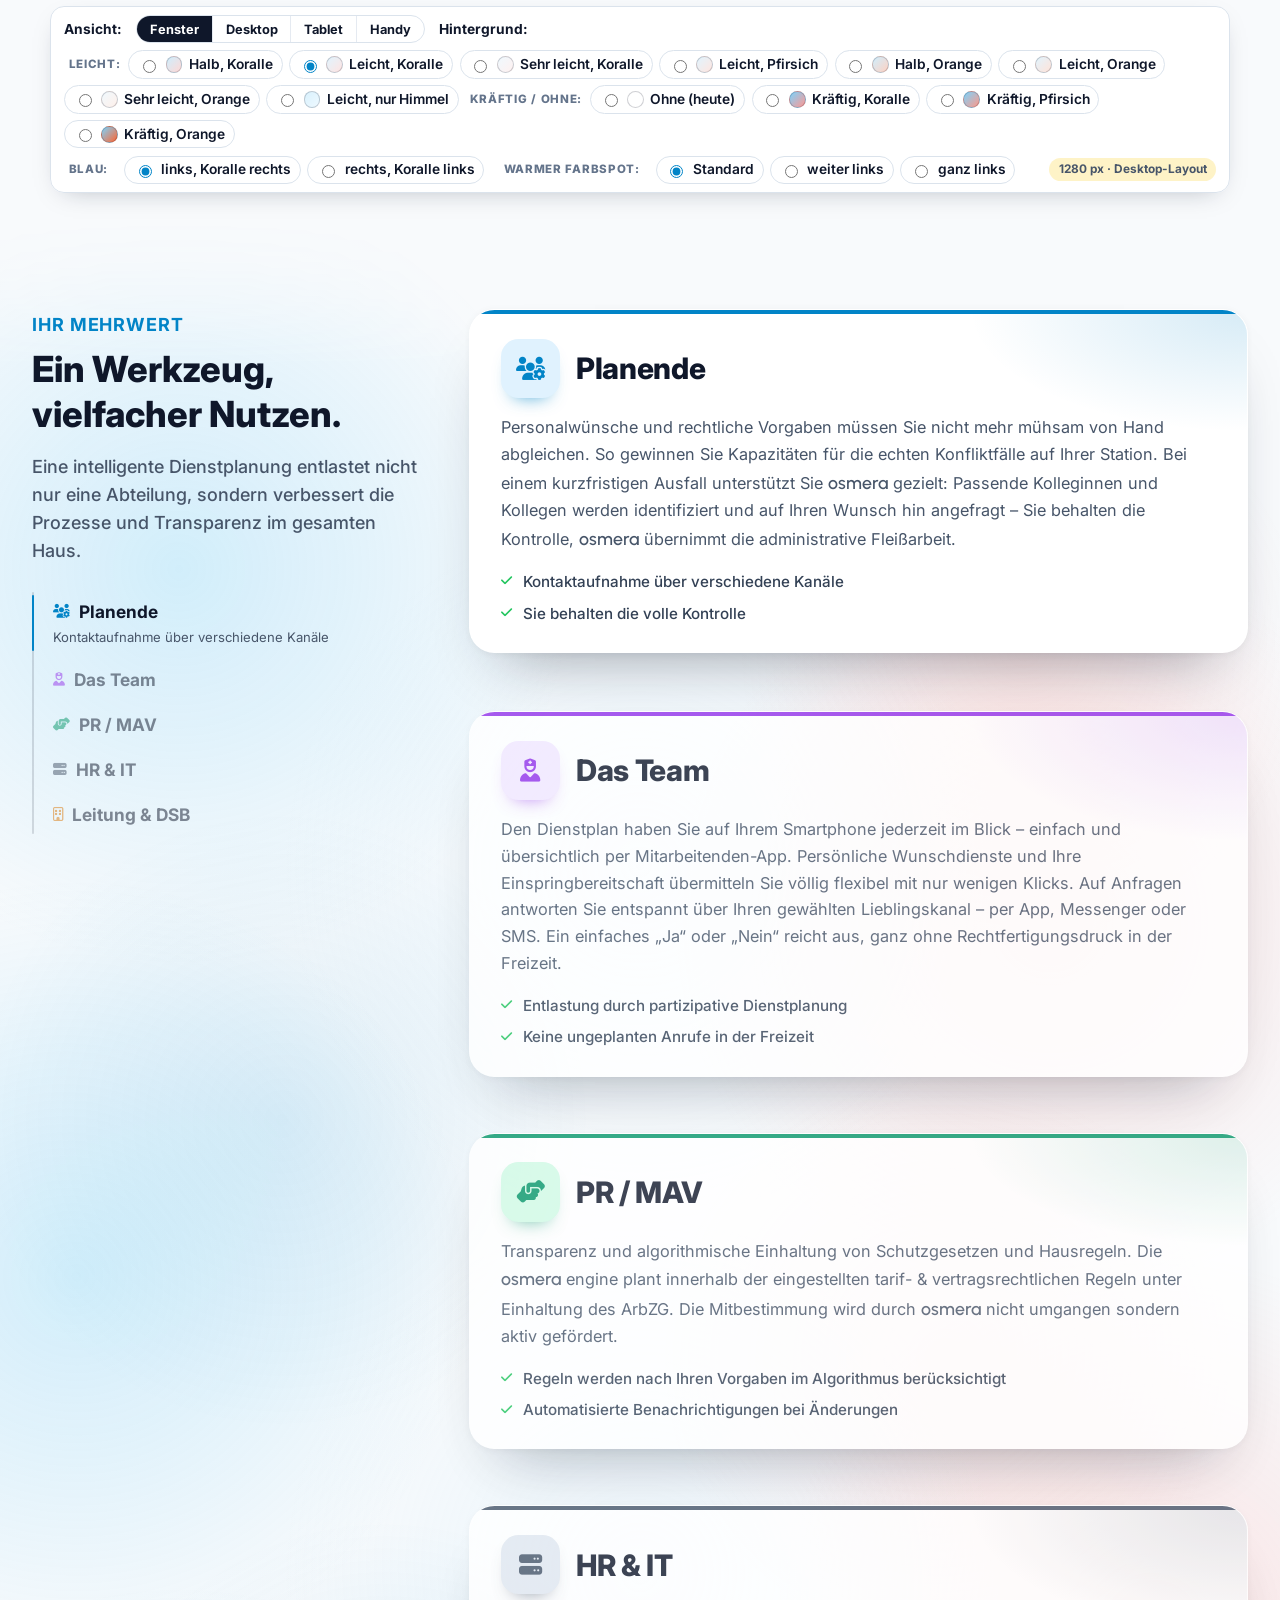
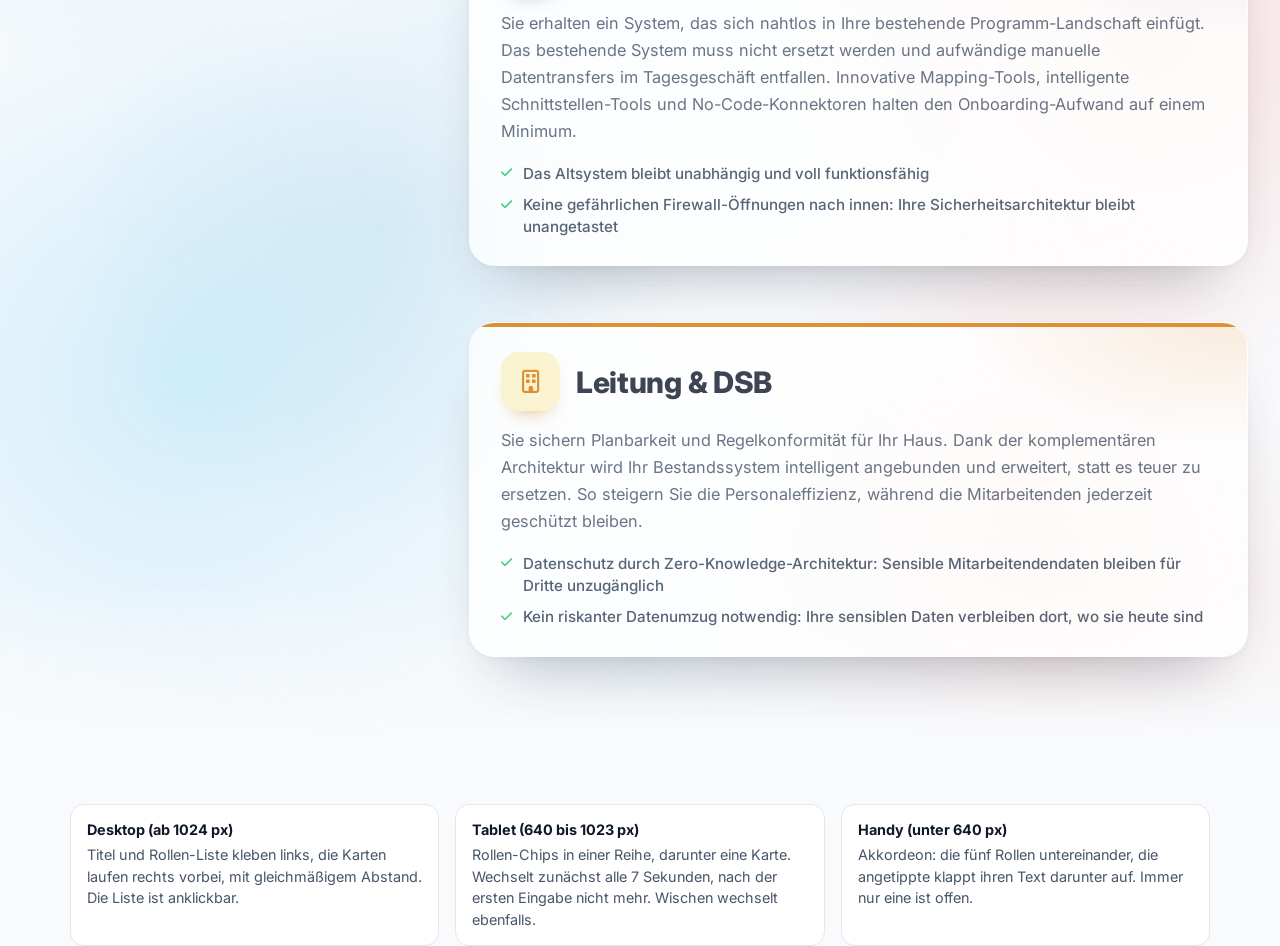
<file: konzepte/mehrwert-layout.html>
<!doctype html><html lang="de"><head><meta charset="utf-8"><meta name="viewport" content="width=device-width,initial-scale=1"><title>Mehrwert Layout</title><link href="https://fonts.googleapis.com/css2?family=Inter:wght@400;500;600;700;800&family=Urbanist:wght@500;600;700&display=swap" rel="stylesheet"><link rel="stylesheet" href="https://cdnjs.cloudflare.com/ajax/libs/font-awesome/6.4.0/css/all.min.css"><style>/* ===== Grundlagen ===== */
:root{--ink:#0f172a;--sub:#475569;--mut:#64748b;--blue:#0284c7;--coral:#ff7a6b;--line:rgba(15,23,42,.09);--page:#f8fafc}
*{box-sizing:border-box}
html{scroll-behavior:auto}
body{margin:0;background:var(--page);color:var(--ink);font-family:'Inter',system-ui,sans-serif;-webkit-font-smoothing:antialiased;line-height:1.5}
h1,h2,h3,h4,h5{font-family:'Inter',system-ui,sans-serif;margin:0;line-height:1.15}
p{margin:0}
button{font:inherit;color:inherit;background:none;border:0;cursor:pointer;padding:0;text-align:inherit}
a{color:inherit}
.wrap{max-width:80rem;margin:0 auto;padding:0 1rem}
@media (min-width:640px){.wrap{padding:0 1.5rem}}
@media (min-width:1024px){.wrap{padding:0 2rem}}

/* ===== Hintergrund: durchgehende, weiche Farbflächen (werden per Skript über die ganze Höhe verteilt) ===== */
body[data-pal="c0"]{--b1:transparent;--b2:transparent;--w1:transparent;--w2:transparent;--m1:transparent}
body[data-pal="c1"]{--b1:rgba(56,189,248,.58);--b2:rgba(2,132,199,.30);--w1:rgba(255,152,146,.62);--w2:rgba(255,152,146,.42);--m1:rgba(186,230,253,.52)}
body[data-pal="c2"]{--b1:rgba(56,189,248,.56);--b2:rgba(2,132,199,.28);--w1:rgba(255,153,137,.64);--w2:rgba(255,153,137,.44);--m1:rgba(255,226,214,.52)}
body[data-pal="c3"]{--b1:rgba(56,189,248,.58);--b2:rgba(2,132,199,.30);--w1:rgba(255,101,49,.40);--w2:rgba(255,101,49,.28);--m1:rgba(255,205,190,.44)}
.pal{position:relative;isolation:isolate;padding:4.5rem 0 5rem}
.bgfx{position:absolute;inset:0;z-index:-1;overflow:hidden;pointer-events:none;
  -webkit-mask-image:linear-gradient(to bottom,transparent 0,#000 150px,#000 calc(100% - 150px),transparent 100%);
  mask-image:linear-gradient(to bottom,transparent 0,#000 150px,#000 calc(100% - 150px),transparent 100%)}
.bgfx i{position:absolute;border-radius:50%;transform:translate(-50%,-50%);background:radial-gradient(closest-side,var(--col) 0%,transparent 100%)}
.embed .pal{padding:1.6rem 0 2.2rem}

/* ===== Abschnitts-Kopf ===== */
.sh{max-width:46rem}
.chip{display:inline-flex;align-items:center;gap:.5rem;background:#fff;border-radius:99px;padding:.4rem .8rem;font-size:.68rem;font-weight:800;letter-spacing:.1em;text-transform:uppercase;box-shadow:0 6px 18px -10px rgba(15,23,42,.35)}
.chip i{width:.5rem;height:.5rem;border-radius:99px;background:var(--coral)}
.sh h2{font-size:clamp(2rem,4.2vw,3rem);font-weight:800;letter-spacing:-.02em;margin:.9rem 0 .7rem}
/* osmera-Verlauf wie auf der Website (.text-gradient) */
.text-gradient{background:linear-gradient(135deg,#0284c7 0%,#0369a1 100%);-webkit-background-clip:text;-webkit-text-fill-color:transparent}
/* Schrift: Website-Text immer Inter; nur osmera-Begriffe in Urbanist (wie .font-logo auf der Website) */
.font-logo{font-family:'Urbanist','Inter',sans-serif;font-size:1.09em;font-weight:550;letter-spacing:0}
.sh p{color:var(--sub);font-size:1.02rem;max-width:40rem}

/* ===== Rollen-Farben ===== */
.role-0{--c:#0284c7;--t:#e0f2fe;--rgb:2,132,199}.role-1{--c:#9333ea;--t:#f3e8ff;--rgb:147,51,234}.role-2{--c:#059669;--t:#d1fae5;--rgb:5,150,105}.role-3{--c:#475569;--t:#e2e8f0;--rgb:71,85,105}.role-4{--c:#d97706;--t:#fef3c7;--rgb:217,119,6}

/* ===== Karte (Inhalt wie auf der Website: Symbol, Titel, Text, zwei Stichpunkte) ===== */
.dc{position:relative;background:#fff;border-radius:1.6rem;padding:1.8rem 1.9rem 1.7rem;border:1px solid rgba(255,255,255,.9);
  box-shadow:0 34px 60px -34px rgba(15,23,42,.42),0 2px 8px rgba(15,23,42,.05);overflow:hidden;color:var(--ink)}
.dc::before{content:"";position:absolute;right:0;top:0;width:62%;height:55%;background:radial-gradient(80% 90% at 100% 0,rgba(var(--rgb),.16),transparent 72%);pointer-events:none}
.dc::after{content:"";position:absolute;left:0;right:0;top:0;height:4px;background:var(--c)}
.dc>*{position:relative;z-index:1}
.dc-head{display:flex;align-items:center;gap:1rem;margin-bottom:1rem}
.dc-ic{width:3.7rem;height:3.7rem;border-radius:1.1rem;background:var(--t);color:var(--c);display:grid;place-items:center;font-size:1.45rem;flex:none;box-shadow:0 10px 18px -12px rgba(var(--rgb),.8)}
.dc h3{font-size:1.85rem;font-weight:800;letter-spacing:-.01em}
.dc-para{color:var(--sub);font-size:1.02rem;line-height:1.65;margin-bottom:1.1rem}
.chk{list-style:none;margin:0;padding:0;display:grid;gap:.6rem}
.chk li{display:flex;gap:.7rem;align-items:flex-start;color:#334155;font-weight:500;font-size:.95rem;line-height:1.45}
.chk i{color:#22c55e;margin-top:.28rem;font-size:.8rem}

/* ===== Rollen-Eintrag (kleine Karte: Symbol, Titel, erster Stichpunkt) ===== */
.rl{display:flex;gap:.85rem;align-items:center;width:100%;background:rgba(255,255,255,.72);border:1px solid rgba(255,255,255,.85);border-radius:1.15rem;padding:.8rem .95rem;box-shadow:0 10px 24px -16px rgba(15,23,42,.35);position:relative;transition:background .3s,box-shadow .3s}
.rl .ib{width:2.8rem;height:2.8rem;border-radius:.9rem;display:grid;place-items:center;background:var(--t);color:var(--c);font-size:1.1rem;flex:none}
.rl .tx{min-width:0;flex:1}
.rl b{display:block;font-family:'Inter',sans-serif;font-size:1.08rem;line-height:1.2;font-weight:700}
.rl p{font-size:.78rem;color:var(--sub);margin-top:.2rem;line-height:1.4;display:-webkit-box;-webkit-line-clamp:2;-webkit-box-orient:vertical;overflow:hidden}
.rl.on{background:#fff;box-shadow:0 26px 44px -24px rgba(15,23,42,.5)}
.rl.on::after{content:"";position:absolute;right:-.3rem;top:-.3rem;width:.7rem;height:.7rem;border-radius:99px;background:var(--coral);border:2px solid #fff}

/* ===== D1 Rollen-Schaufenster: der Bereich klebt am Bildschirm, Scrollen schaltet die Rollen durch ===== */
.d1-wrap{position:relative}
.d1-pin{position:sticky;top:0;height:100vh;display:flex;align-items:center;padding-top:4.2rem}
.d1-pin>.wrap{width:100%}
.d1-grid{display:grid;grid-template-columns:minmax(0,5fr) minmax(0,7fr);gap:2.4rem;align-items:center}
.d1-left .sh h2{font-size:clamp(1.8rem,3.2vw,2.6rem);margin:.7rem 0 .5rem}
.d1-left .sh p{font-size:.95rem}
.rs-head{display:flex;align-items:center;gap:.7rem;margin:1.2rem 0 .5rem}
.rs-label{display:inline-flex;align-items:center;gap:.5rem;font-size:.64rem;font-weight:800;letter-spacing:.12em;color:var(--mut);text-transform:uppercase}
.rs-label i{width:.45rem;height:.45rem;border-radius:99px;background:var(--mut)}
.rs-btns{margin-left:auto;display:flex;gap:.4rem}
.rs-btn{width:2rem;height:2rem;border-radius:99px;background:#fff;display:grid;place-items:center;box-shadow:0 6px 14px -8px rgba(15,23,42,.45);font-size:.7rem;transition:transform .2s}
.rs-btn:hover{transform:scale(1.08)}
.rs-hint{font-size:.66rem;color:var(--mut);font-weight:600}
.cf{position:relative;height:clamp(15rem,calc(100vh - 24.5rem),24rem);outline:none}
.cf:focus-visible{box-shadow:0 0 0 3px rgba(2,132,199,.35);border-radius:1.2rem}
.cf .rl{position:absolute;left:0;top:50%;height:5.6rem;will-change:transform,opacity;cursor:pointer}
.cf .rl:not(.on){filter:saturate(.75)}
.dots{display:flex;gap:.4rem;margin-top:.7rem}
.dots i{width:.5rem;height:.5rem;border-radius:99px;background:rgba(15,23,42,.18);transition:all .3s;cursor:pointer}
.dots i.on{width:1.8rem;background:var(--c)}
.stack{display:grid;grid-template-columns:minmax(0,1fr)}
.stack>.dc{grid-area:1/1;opacity:0;visibility:hidden;transform:translateY(12px);transition:opacity .4s,transform .4s,visibility 0s .4s}
.stack>.dc.on{opacity:1;visibility:visible;transform:none;transition:opacity .4s,transform .4s,visibility 0s}
.chips{display:flex;gap:.55rem;overflow-x:auto;scroll-snap-type:x proximity;padding:.35rem .25rem .7rem;margin:0 -.25rem;scrollbar-width:none}
.chips::-webkit-scrollbar{display:none}
.chp{flex:none;display:flex;align-items:center;gap:.55rem;padding:.55rem .85rem;border-radius:1rem;background:rgba(255,255,255,.72);border:1px solid rgba(255,255,255,.85);font-weight:700;font-size:.88rem;position:relative;overflow:hidden;scroll-snap-align:center;white-space:nowrap;transition:all .3s}
.chp .ib{width:2rem;height:2rem;border-radius:.65rem;display:grid;place-items:center;background:var(--t);color:var(--c);font-size:.85rem}
.chp.on{background:#fff;box-shadow:0 14px 26px -14px rgba(15,23,42,.5);transform:translateY(-1px)}
.chp .bar{position:absolute;left:0;bottom:0;height:3px;width:0;background:var(--c)}
@keyframes fill{from{width:0}to{width:100%}}
.chp.on.auto .bar{animation:fill 7s linear forwards}
.only-m{display:none}
@media (max-width:1023px){
  .d1-wrap{height:auto!important}
  .d1-pin{position:static;height:auto;display:block;padding-top:0}
  .d1-grid{grid-template-columns:minmax(0,1fr);gap:1.2rem}
  .only-d{display:none!important}.only-m{display:block}
}
@keyframes nudge{0%,100%{transform:translateY(0)}50%{transform:translateY(4px)}}

/* ===== D2 Titel und Rollen-Liste kleben links, die Karten laufen rechts vorbei ===== */
.d2-grid{display:grid;grid-template-columns:minmax(0,4fr) minmax(0,8fr);gap:3rem;align-items:stretch}
.d2-left{align-self:stretch}
.d2-left .st{position:sticky;top:5.5rem}
.al{position:relative;margin-top:1.6rem}
.al::before{content:"";position:absolute;left:0;top:.2rem;bottom:.2rem;width:2px;background:rgba(15,23,42,.14);border-radius:2px}
.al-i{position:relative;padding:.6rem 0 .6rem 1.3rem;cursor:pointer;opacity:.5;transition:opacity .3s}
.al-i::before{content:"";position:absolute;left:0;top:.35rem;bottom:.35rem;width:2px;background:transparent;border-radius:2px;transition:background .3s}
.al-i b{display:flex;align-items:center;gap:.6rem;font-family:'Inter',sans-serif;font-size:1.08rem}
.al-i b i{font-size:.85rem;color:var(--c)}
.al-i span{display:block;font-size:.82rem;color:var(--sub);max-height:0;overflow:hidden;opacity:0;transition:max-height .4s ease,opacity .3s ease;line-height:1.45}
.al-i.on{opacity:1}.al-i.on::before{background:var(--c)}
.al-i.on span{max-height:5rem;opacity:1;margin-top:.25rem}
.d2-right{display:flex;flex-direction:column}
.d2-step{min-height:66vh;display:flex;align-items:center}
.d2-step:first-child{min-height:0;align-items:flex-start;padding-bottom:2vh}
.d2-step:last-child{min-height:0;padding-top:2vh}
.d2-step .dc{width:100%;opacity:.78;transition:opacity .45s,transform .45s}
.d2-step .dc.on{opacity:1;transform:translateY(-2px)}
@media (max-width:1023px){.d2-grid{grid-template-columns:minmax(0,1fr);gap:1.6rem}.d2-left .st{position:static}.d2-left .al{display:none}.d2-step,.d2-step:first-child,.d2-step:last-child{min-height:0;padding:.6rem 0}}

/* ===== D3 / D4 Karussell ===== */
.car-head{display:flex;flex-wrap:wrap;align-items:flex-end;justify-content:space-between;gap:1.4rem}
.ctl{display:flex;align-items:center;gap:.7rem}
.cnt{font-weight:800;font-size:.85rem;color:var(--sub);min-width:2.8rem;text-align:right}
.cbtn{width:3rem;height:3rem;border-radius:99px;display:grid;place-items:center;background:#fff;box-shadow:0 10px 22px -12px rgba(15,23,42,.55);transition:transform .2s,opacity .2s}
.cbtn:hover{transform:scale(1.07)}.cbtn[disabled]{opacity:.35;cursor:default;transform:none}
.track{display:flex;gap:1.4rem;overflow-x:auto;scroll-snap-type:x mandatory;padding:1.6rem max(1rem,calc((100% - 80rem)/2 + 2rem)) 2rem;scroll-padding-inline:max(1rem,calc((100% - 80rem)/2 + 2rem));scrollbar-width:none;cursor:grab}
.track::-webkit-scrollbar{display:none}
.track.drag{cursor:grabbing;scroll-snap-type:none}
.cc{flex:0 0 min(88vw,31rem);scroll-snap-align:start}
.cc .dc{height:100%}
.dotrow{display:flex;justify-content:center;gap:.4rem}
.dotrow i{width:.5rem;height:.5rem;border-radius:99px;background:rgba(15,23,42,.2);cursor:pointer;transition:all .3s}
.dotrow i.on{width:1.8rem;background:var(--blue)}
/* D4: Mausrad bewegt die Karten waagerecht */
.d4-wrap{position:relative}
.d4-pin{position:sticky;top:0;height:100vh;display:flex;flex-direction:column;justify-content:center;padding-top:4rem;overflow:hidden}
.d4-view{overflow:visible;margin-top:.8rem}
.d4-track{display:flex;gap:1.4rem;padding:.6rem max(1rem,calc((100% - 80rem)/2 + 2rem)) 1rem;will-change:transform;position:relative}
.d4-foot{display:flex;align-items:center;gap:1.2rem;margin-top:.6rem}
.prog{flex:1;height:4px;border-radius:4px;background:rgba(15,23,42,.14);overflow:hidden}
.prog i{display:block;height:100%;width:0;background:linear-gradient(90deg,var(--blue),#8b5cf6,var(--coral));border-radius:4px}
.mhint{display:inline-flex;align-items:center;gap:.5rem;font-size:.74rem;font-weight:700;color:var(--sub);background:rgba(255,255,255,.72);padding:.4rem .8rem;border-radius:99px}
.mhint i{animation:nudge 1.4s ease-in-out infinite}
@media (max-width:1023px){
  .d4-wrap{height:auto!important}
  .d4-pin{position:static;height:auto;padding-top:0;overflow:visible}
  .d4-view{overflow-x:auto;scroll-snap-type:x mandatory}
  .d4-track{transform:none!important}
  .d4-track .cc{opacity:1!important;transform:none!important;scroll-snap-align:start}
  .mhint{display:none}
}

/* ===== D5 Zeilen im Wechsel ===== */
.rows{display:flex;flex-direction:column;gap:3.4rem;margin-top:2.6rem}
.row{display:grid;grid-template-columns:minmax(0,1fr) minmax(0,1fr);gap:3.2rem;align-items:center}
.row:nth-child(even) .rv{order:2}
.rv{border-radius:1.8rem;padding:2.2rem;background:linear-gradient(145deg,var(--t),rgba(255,255,255,.78));border:1px solid rgba(255,255,255,.85);min-height:20rem;display:flex;flex-direction:column;justify-content:center;align-items:flex-start;gap:1.2rem;box-shadow:0 30px 56px -36px rgba(15,23,42,.4)}
.rv .big{width:4.6rem;height:4.6rem;border-radius:1.4rem;background:#fff;color:var(--c);display:grid;place-items:center;font-size:1.9rem;box-shadow:0 18px 30px -18px rgba(var(--rgb),.85)}
.rv h3{font-size:clamp(1.8rem,3vw,2.5rem);font-weight:800;letter-spacing:-.015em}
.rv .nr{font-size:.7rem;font-weight:800;letter-spacing:.12em;text-transform:uppercase;color:var(--c)}
.rt .lead{color:var(--sub);font-size:1.02rem;line-height:1.65}
.rt .al{margin-top:1.4rem}
.rt .al-i{opacity:.55;padding:.7rem 0 .7rem 1.3rem}
.rt .al-i.on{opacity:1}
.rt .al-i b{font-size:1rem;font-weight:600;font-family:'Inter',sans-serif;line-height:1.4}
@media (max-width:1023px){.row{grid-template-columns:minmax(0,1fr);gap:1.4rem}.row:nth-child(even) .rv{order:0}.rv{min-height:0;padding:1.6rem}.rows{gap:2.4rem}}

/* ===== Handy: P1 Rollenwahl, P2 Akkordeon, P3 Raster ===== */
.p-head .sh h2{font-size:1.9rem;margin:.8rem 0 .6rem}
.p-head .sh p{font-size:.95rem}
.lbl{font-size:.64rem;font-weight:800;letter-spacing:.12em;color:var(--mut);text-transform:uppercase;margin:1.4rem 0 .4rem}
.p-body .dc{padding:1.4rem 1.2rem 1.3rem;border-radius:1.4rem}
.p-body .dc h3{font-size:1.5rem}
.p-body .dc-ic{width:3.2rem;height:3.2rem;font-size:1.25rem}
.p-body .dc-para{font-size:.95rem}
.acc{background:rgba(255,255,255,.74);border:1px solid rgba(255,255,255,.88);border-radius:1.3rem;margin-bottom:.7rem;box-shadow:0 12px 26px -20px rgba(15,23,42,.4);overflow:hidden;transition:box-shadow .3s,background .3s}
.acc.on{background:#fff;box-shadow:0 26px 44px -26px rgba(15,23,42,.5)}
.acc-h{display:flex;gap:.8rem;align-items:center;width:100%;padding:.85rem .95rem}
.acc-h .ib{width:2.7rem;height:2.7rem;border-radius:.85rem;display:grid;place-items:center;background:var(--t);color:var(--c);flex:none}
.acc-h b{display:block;font-family:'Inter',sans-serif;font-size:1.05rem;line-height:1.25}
.acc-h .s{font-size:.76rem;color:var(--sub);line-height:1.4;margin-top:.1rem;display:-webkit-box;-webkit-line-clamp:2;-webkit-box-orient:vertical;overflow:hidden}
.acc-h .tx{flex:1;min-width:0}
.acc-h .chev{transition:transform .35s;color:var(--mut);font-size:.8rem}
.acc.on .chev{transform:rotate(180deg)}
.acc-b{display:grid;grid-template-rows:0fr;transition:grid-template-rows .45s cubic-bezier(.22,1,.36,1)}
.acc.on .acc-b{grid-template-rows:1fr}
.acc-b>div{min-height:0;overflow:hidden}
.acc-b .dc{border:0;box-shadow:none;border-radius:0;border-top:1px solid var(--line);padding:1.1rem 1.1rem 1.2rem}
.acc-b .dc::after,.acc-b .dc::before{display:none}
.acc-b .dc-head{display:none}
.tg{display:grid;grid-template-columns:1fr 1fr;gap:.6rem}
.gt{display:flex;flex-direction:column;align-items:flex-start;gap:.5rem;padding:.8rem .85rem;border-radius:1.1rem;background:rgba(255,255,255,.72);border:1px solid rgba(255,255,255,.85);font-weight:700;font-size:.9rem;position:relative;transition:all .3s;min-height:5.2rem}
.gt .ib{width:2.1rem;height:2.1rem;border-radius:.7rem;display:grid;place-items:center;background:var(--t);color:var(--c);font-size:.9rem}
.gt.on{background:#fff;box-shadow:0 18px 30px -18px rgba(15,23,42,.5);outline:2px solid var(--c)}
.gt.cta{background:var(--ink);color:#fff;justify-content:center;text-decoration:none;align-items:center;text-align:center;font-size:.82rem}

/* ===== Galerie-Rahmen ===== */
.toolbar{position:sticky;top:6px;z-index:80;margin:6px auto;max-width:1180px;padding:.5rem .8rem;background:rgba(255,255,255,.96);border:1px solid #dbe3ec;border-radius:14px;font-size:.86rem;box-shadow:0 8px 26px -14px rgba(15,23,42,.35)}
.toolbar .row{display:flex;flex-wrap:wrap;gap:.45rem .9rem;align-items:center}
.toolbar b{font-family:'Inter',sans-serif}
.pp{display:flex;flex-wrap:wrap;gap:.4rem}
.pp label{display:inline-flex;gap:.4rem;align-items:center;font-weight:600;cursor:pointer;padding:.18rem .55rem;border:1px solid #dbe3ec;border-radius:999px;background:#fff}
.pp input{accent-color:#0284c7}
.sw{width:1.05rem;height:1.05rem;border-radius:99px;border:1px solid rgba(15,23,42,.2);display:inline-block}
.vw{margin-left:auto;font-size:.74rem;font-weight:700;color:#475569;background:#fef3c7;padding:.15rem .6rem;border-radius:99px}
.vw.d{background:#dcfce7;color:#166534}
.nav a{font-weight:700;font-size:.78rem;text-decoration:none;padding:.16rem .5rem;border-radius:99px;background:#eef2f7;margin-right:.25rem}
.intro{max-width:1180px;margin:1.6rem auto 0;padding:0 1.25rem}
.intro h1{font-size:2rem;font-weight:800}
.intro>p{color:var(--sub);max-width:54rem;margin-top:.5rem}
.g3{display:grid;gap:1rem;grid-template-columns:repeat(auto-fit,minmax(16rem,1fr));margin-top:1rem}
.box{background:#fff;border:1px solid #e2e8f0;border-radius:14px;padding:.9rem 1rem;font-size:.9rem;color:var(--sub)}
.box b{display:block;color:var(--ink);font-family:'Inter',sans-serif;margin-bottom:.2rem}
.box.rec{border-color:#0284c7;background:#e0f2fe}
.optbar{max-width:1180px;margin:0 auto;padding:3.4rem 1.25rem 1rem;display:flex;gap:.9rem;align-items:flex-start}
.optbar .id{flex:none;width:2.5rem;height:2.5rem;border-radius:10px;background:#0f172a;color:#fff;display:grid;place-items:center;font-family:'Inter',sans-serif;font-weight:800}
.optbar h2{font-size:1.3rem;font-weight:800}
.optbar p{color:var(--sub);font-size:.93rem;max-width:54rem;margin-top:.15rem}
.optbar .pc{display:flex;flex-wrap:wrap;gap:.4rem .6rem;margin-top:.5rem;font-size:.8rem}
.optbar .pc span{padding:.15rem .55rem;border-radius:999px;font-weight:600}
.pro{background:#dcfce7;color:#166534}.con{background:#fee2e2;color:#991b1b}.mob{background:#e0e7ff;color:#3730a3}
.phones{max-width:1240px;margin:0 auto;padding:0 1.25rem;display:grid;grid-template-columns:repeat(auto-fit,minmax(21rem,1fr));gap:2rem;justify-items:center}
.phone{width:min(100%,24.4rem)}
.phone .fr{border:10px solid #0f172a;border-radius:2.6rem;overflow:hidden;background:#f8fafc;box-shadow:0 40px 70px -40px rgba(15,23,42,.6)}
.phone iframe{width:100%;height:46rem;border:0;display:block;background:transparent}
.phone h3{font-size:1.1rem;margin:1rem 0 .2rem}
.phone p{color:var(--sub);font-size:.88rem}
.phone .pc{display:flex;flex-wrap:wrap;gap:.4rem;margin-top:.5rem;font-size:.78rem}
.phone .pc span{padding:.12rem .5rem;border-radius:99px;font-weight:600}
.foot{max-width:1180px;margin:3.4rem auto 4rem;padding:0 1.25rem}
@media (prefers-reduced-motion:reduce){*{transition:none!important;animation:none!important}}
body.embed{background:transparent}

/* ===== Kopf wie live auf osmera.de (text-osmera-blue font-bold tracking-wider uppercase text-lg / text-4xl font-extrabold text-slate-900) ===== */
.sh{max-width:none}
.eyebrow{display:block;color:#0284c7;font-weight:700;letter-spacing:.05em;text-transform:uppercase;font-size:1.125rem;line-height:1.75rem;margin-bottom:.5rem}
.sh h2{font-size:2.25rem;font-weight:800;line-height:1.25;color:#0f172a;letter-spacing:normal;margin:0 0 1rem}
.sh p{font-size:1.125rem;line-height:1.75rem;color:#475569;font-weight:500;max-width:none;margin:0 0 1.5rem}

/* ===== Leichte Hintergründe: nur ein Schimmer (hohe Transparenz) ===== */
/* l1 Leicht, Himmel + Koralle (#ff9892), etwa ein Drittel der Stärke von c1 */
body[data-pal="l1"]{--b1:rgba(56,189,248,.20);--b2:rgba(2,132,199,.10);--w1:rgba(255,152,146,.22);--w2:rgba(255,152,146,.15);--m1:rgba(186,230,253,.18)}
/* l2 Sehr leicht, Himmel + Koralle (#ff9892), etwa ein Sechstel */
body[data-pal="l2"]{--b1:rgba(56,189,248,.11);--b2:rgba(2,132,199,.06);--w1:rgba(255,152,146,.13);--w2:rgba(255,152,146,.09);--m1:rgba(186,230,253,.10)}
/* l3 Leicht, Himmel + Pfirsich (#ff9989) */
body[data-pal="l3"]{--b1:rgba(56,189,248,.20);--b2:rgba(2,132,199,.10);--w1:rgba(255,153,137,.23);--w2:rgba(255,153,137,.16);--m1:rgba(255,226,214,.20)}
/* l4 Leicht, Himmel + Orange (#ff6531), sehr dezent */
body[data-pal="l4"]{--b1:rgba(56,189,248,.20);--b2:rgba(2,132,199,.10);--w1:rgba(255,101,49,.14);--w2:rgba(255,101,49,.10);--m1:rgba(255,205,190,.16)}
/* l5 Leicht, nur Himmelblau (kein Koralle) */
body[data-pal="l5"]{--b1:rgba(56,189,248,.22);--b2:rgba(2,132,199,.12);--w1:rgba(56,189,248,.14);--w2:rgba(125,211,252,.12);--m1:rgba(186,230,253,.18)}

/* l0 Halb so stark wie c1 (Zwischenstufe zwischen kräftig und leicht) */
body[data-pal="l0"]{--b1:rgba(56,189,248,.32);--b2:rgba(2,132,199,.16);--w1:rgba(255,152,146,.34);--w2:rgba(255,152,146,.23);--m1:rgba(186,230,253,.28)}

/* Orange (#ff6531) in denselben Stufen wie Koralle: Halb (l6), Leicht (l4, schon da), Sehr leicht (l7). Orange ist gesättigter, daher etwas weniger Deckkraft bei gleicher Wirkung */
body[data-pal="l6"]{--b1:rgba(56,189,248,.32);--b2:rgba(2,132,199,.16);--w1:rgba(255,101,49,.22);--w2:rgba(255,101,49,.15);--m1:rgba(255,205,190,.24)}
body[data-pal="l7"]{--b1:rgba(56,189,248,.11);--b2:rgba(2,132,199,.06);--w1:rgba(255,101,49,.075);--w2:rgba(255,101,49,.05);--m1:rgba(255,205,190,.09)}

/* ===== Endgültiges Layout: Desktop = D2, Tablet = Rollen-Chips + Karte, Handy = Akkordeon ===== */
@media (min-width:1024px){.pal[data-v="f"]{padding-top:6rem}}   /* Startposition = Klebe-Position, damit links und rechts oben bündig beginnen */
.f-grid{display:grid;grid-template-columns:minmax(0,4fr) minmax(0,8fr);gap:3rem;align-items:stretch}
.f-left{align-self:stretch}
.f-left .st{position:sticky;top:6rem}
.f-left .al{margin-top:.4rem}
.f-cards{display:flex;flex-direction:column;gap:3.5rem}          /* gleichmäßiger Abstand zwischen den Karten */
.f-cards>.dc{opacity:.8;transition:opacity .45s,transform .45s}
.f-cards>.dc.on{opacity:1;transform:translateY(-2px)}
.f-chips,.f-acc{display:none}

/* Tablet: zwischen Desktop und Handy */
@media (max-width:1023px){
  .f-grid{grid-template-columns:minmax(0,1fr);gap:.4rem}
  .f-left .st{position:static}
  .f-desk{display:none}
  .f-chips{display:block}
  .f-chips .lbl{margin-top:.4rem}
  .f-cards{display:grid;grid-template-columns:minmax(0,1fr);gap:0}
  .f-cards>.dc{grid-area:1/1;opacity:0;visibility:hidden;transform:translateY(12px);transition:opacity .4s,transform .4s,visibility 0s .4s}
  .f-cards>.dc.on{opacity:1;visibility:visible;transform:none;transition:opacity .4s,transform .4s,visibility 0s}
}
/* Handy: Akkordeon */
@media (max-width:639px){
  .f-chips,.f-cards{display:none}
  .f-acc{display:block}
  .f-acc .lbl{margin-top:.2rem}
  .sh h2{font-size:2rem}
}

/* ===== Ansicht-Umschalter (nur für die Vorführung) ===== */
.seg{display:inline-flex;border:1px solid #dbe3ec;border-radius:99px;overflow:hidden;background:#fff}
.vbtn{padding:.22rem .8rem;font-weight:700;font-size:.8rem;border-right:1px solid #e5eaf1}
.vbtn:last-child{border-right:0}
.vbtn.on{background:#0f172a;color:#fff}
.stage{padding:1rem 0 3rem}
.devwrap{margin:0 auto;position:relative}
.devframe{border-radius:1.6rem;border:10px solid #0f172a;overflow:hidden;background:#f8fafc;box-shadow:0 40px 70px -40px rgba(15,23,42,.6);transform-origin:top left}
.devframe iframe{border:0;display:block;width:100%;height:100%}
.notes{max-width:1180px;margin:1.2rem auto 0;padding:0 1.25rem}

.grp{font-size:.72rem;font-weight:800;letter-spacing:.06em;text-transform:uppercase;color:#64748b;align-self:center;margin:0 .1rem 0 .3rem}

/* Farbseite: Blau rechts, Koralle/Pfirsich/Orange links = Farbflächen waagerecht gespiegelt */

.nt{display:block}.embed .gal-only{display:none}</style></head><body data-pal="l1"><div class="toolbar gal-only"><div class="row"><b>Ansicht:</b><span class="seg"><button class="vbtn on" data-v="win">Fenster</button><button class="vbtn" data-v="d">Desktop</button><button class="vbtn" data-v="t">Tablet</button><button class="vbtn" data-v="p">Handy</button></span><b>Hintergrund:</b><span class="pp"><span class="grp">Leicht:</span><label><input type="radio" name="pal" value="l0"><span class="sw" style="background:linear-gradient(135deg,#cfeefd,#ffd9d6)"></span>Halb, Koralle</label><label><input type="radio" name="pal" value="l1"><span class="sw" style="background:linear-gradient(135deg,#e1f4fe,#ffe4e2)"></span>Leicht, Koralle</label><label><input type="radio" name="pal" value="l2"><span class="sw" style="background:linear-gradient(135deg,#f0f9fe,#fff1f0)"></span>Sehr leicht, Koralle</label><label><input type="radio" name="pal" value="l3"><span class="sw" style="background:linear-gradient(135deg,#e1f4fe,#ffe6e0)"></span>Leicht, Pfirsich</label><label><input type="radio" name="pal" value="l6"><span class="sw" style="background:linear-gradient(135deg,#cfeefd,#ffd2c2)"></span>Halb, Orange</label><label><input type="radio" name="pal" value="l4"><span class="sw" style="background:linear-gradient(135deg,#e1f4fe,#ffe3d9)"></span>Leicht, Orange</label><label><input type="radio" name="pal" value="l7"><span class="sw" style="background:linear-gradient(135deg,#f0f9fe,#fff0ea)"></span>Sehr leicht, Orange</label><label><input type="radio" name="pal" value="l5"><span class="sw" style="background:linear-gradient(135deg,#d9f1fd,#eef9ff)"></span>Leicht, nur Himmel</label><span class="grp">Kräftig / ohne:</span><label><input type="radio" name="pal" value="c0"><span class="sw" style="background:#fff"></span>Ohne (heute)</label><label><input type="radio" name="pal" value="c1"><span class="sw" style="background:linear-gradient(135deg,#7dd3fc,#ff9892)"></span>Kräftig, Koralle</label><label><input type="radio" name="pal" value="c2"><span class="sw" style="background:linear-gradient(135deg,#7dd3fc,#ff9989)"></span>Kräftig, Pfirsich</label><label><input type="radio" name="pal" value="c3"><span class="sw" style="background:linear-gradient(135deg,#7dd3fc,#ff6531)"></span>Kräftig, Orange</label></span><span class="grp">Blau:</span><span class="pp"><label><input type="radio" name="flip" value="0" checked>links, Koralle rechts</label><label><input type="radio" name="flip" value="1">rechts, Koralle links</label></span><span class="grp">Warmer Farbspot:</span><span class="pp"><label><input type="radio" name="warm" value="0" checked>Standard</label><label><input type="radio" name="warm" value="-8">weiter links</label><label><input type="radio" name="warm" value="-16">ganz links</label></span><span class="vw" id="vw"></span></div></div><div class="stage gal-only"><div id="viewWin"><div class="pal" data-v="f"></div></div><div id="viewFrame" hidden><div class="wrap"><p id="scalehint" class="nt" style="font-size:.8rem;color:#475569;margin:.2rem 0 .6rem"></p><div class="devwrap"><div class="devframe"><iframe id="fr" title="Vorschau"></iframe></div></div></div></div></div><div class="notes gal-only"><div class="g3"><div class="box"><b>Desktop (ab 1024 px)</b>Titel und Rollen-Liste kleben links, die Karten laufen rechts vorbei, mit gleichmäßigem Abstand. Die Liste ist anklickbar.</div><div class="box"><b>Tablet (640 bis 1023 px)</b>Rollen-Chips in einer Reihe, darunter eine Karte. Wechselt zunächst alle 7 Sekunden, nach der ersten Eingabe nicht mehr. Wischen wechselt ebenfalls.</div><div class="box"><b>Handy (unter 640 px)</b>Akkordeon: die fünf Rollen untereinander, die angetippte klappt ihren Text darunter auf. Immer nur eine ist offen.</div></div></div><script>var ROLES=[{"id": 0, "title": "Planende", "icon": "fa-solid fa-users-gear", "para": "Personalwünsche und rechtliche Vorgaben müssen Sie nicht mehr mühsam von Hand abgleichen. So gewinnen Sie Kapazitäten für die echten Konfliktfälle auf Ihrer Station. Bei einem kurzfristigen Ausfall unterstützt Sie <span class=\"font-logo\">osmera</span> gezielt: Passende Kolleginnen und Kollegen werden identifiziert und auf Ihren Wunsch hin angefragt – Sie behalten die Kontrolle, <span class=\"font-logo\">osmera</span> übernimmt die administrative Fleißarbeit.", "bullets": ["Kontaktaufnahme über verschiedene Kanäle", "Sie behalten die volle Kontrolle"], "c": "#0284c7", "t": "#e0f2fe", "rgb": "2,132,199"}, {"id": 1, "title": "Das Team", "icon": "fa-solid fa-user-nurse", "para": "Den Dienstplan haben Sie auf Ihrem Smartphone jederzeit im Blick – einfach und übersichtlich per Mitarbeitenden-App. Persönliche Wunschdienste und Ihre Einspringbereitschaft übermitteln Sie völlig flexibel mit nur wenigen Klicks. Auf Anfragen antworten Sie entspannt über Ihren gewählten Lieblingskanal – per App, Messenger oder SMS. Ein einfaches „Ja“ oder „Nein“ reicht aus, ganz ohne Rechtfertigungsdruck in der Freizeit.", "bullets": ["Entlastung durch partizipative Dienstplanung", "Keine ungeplanten Anrufe in der Freizeit"], "c": "#9333ea", "t": "#f3e8ff", "rgb": "147,51,234"}, {"id": 2, "title": "PR / MAV", "icon": "fa-solid fa-handshake-angle", "para": "Transparenz und algorithmische Einhaltung von Schutzgesetzen und Hausregeln. Die <span class=\"font-logo\">osmera</span> engine plant innerhalb der eingestellten tarif- &amp; vertragsrechtlichen Regeln unter Einhaltung des ArbZG. Die Mitbestimmung wird durch <span class=\"font-logo\">osmera</span> nicht umgangen sondern aktiv gefördert.", "bullets": ["Regeln werden nach Ihren Vorgaben im Algorithmus berücksichtigt", "Automatisierte Benachrichtigungen bei Änderungen"], "c": "#059669", "t": "#d1fae5", "rgb": "5,150,105"}, {"id": 3, "title": "HR &amp; IT", "icon": "fa-solid fa-server", "para": "Sie erhalten ein System, das sich nahtlos in Ihre bestehende Programm-Landschaft einfügt. Das bestehende System muss nicht ersetzt werden und aufwändige manuelle Datentransfers im Tagesgeschäft entfallen. Innovative Mapping-Tools, intelligente Schnittstellen-Tools und No-Code-Konnektoren halten den Onboarding-Aufwand auf einem Minimum.", "bullets": ["Das Altsystem bleibt unabhängig und voll funktionsfähig", "Keine gefährlichen Firewall-Öffnungen nach innen: Ihre Sicherheitsarchitektur bleibt unangetastet"], "c": "#475569", "t": "#e2e8f0", "rgb": "71,85,105"}, {"id": 4, "title": "Leitung &amp; DSB", "icon": "fa-regular fa-building", "para": "Sie sichern Planbarkeit und Regelkonformität für Ihr Haus. Dank der komplementären Architektur wird Ihr Bestandssystem intelligent angebunden und erweitert, statt es teuer zu ersetzen. So steigern Sie die Personaleffizienz, während die Mitarbeitenden jederzeit geschützt bleiben.", "bullets": ["Datenschutz durch Zero-Knowledge-Architektur: Sensible Mitarbeitendendaten bleiben für Dritte unzugänglich", "Kein riskanter Datenumzug notwendig: Ihre sensiblen Daten verbleiben dort, wo sie heute sind"], "c": "#d97706", "t": "#fef3c7", "rgb": "217,119,6"}];
(function () {
  'use strict';
  var $ = function (s, r) { return (r || document).querySelector(s); };
  var $$ = function (s, r) { return Array.prototype.slice.call((r || document).querySelectorAll(s)); };
  var clamp = function (v, a, b) { return Math.max(a, Math.min(b, v)); };
  var N = ROLES.length;
  var mqD = window.matchMedia('(min-width:1024px)'), mqT = window.matchMedia('(min-width:640px)');
  function mode() { return mqD.matches ? 'd' : (mqT.matches ? 't' : 'p'); }
  var qs = new URLSearchParams(location.search);
  var EMBED = qs.get('embed');

  /* ---------- Vorlagen ---------- */
  function cardHTML(r, cls) {
    return '<article class="dc role-' + r.id + (cls ? ' ' + cls : '') + '" data-i="' + r.id + '">' +
      '<div class="dc-head"><span class="dc-ic"><i class="' + r.icon + '"></i></span><h3>' + r.title + '</h3></div>' +
      '<p class="dc-para">' + r.para + '</p>' +
      '<ul class="chk">' + r.bullets.map(function (b) { return '<li><i class="fa-solid fa-check"></i><span>' + b + '</span></li>'; }).join('') + '</ul></article>';
  }
  function head() {   // wie live auf osmera.de
    return '<header class="sh"><span class="eyebrow">Ihr Mehrwert</span>' +
      '<h2>Ein Werkzeug, vielfacher Nutzen.</h2>' +
      '<p>Eine intelligente Dienstplanung entlastet nicht nur eine Abteilung, sondern verbessert die Prozesse und Transparenz im gesamten Haus.</p></header>';
  }
  function chip(r, i) {
    return '<button type="button" class="chp role-' + r.id + '" data-i="' + i + '" role="tab"><span class="ib"><i class="' + r.icon + '"></i></span><span>' + r.title + '</span><span class="bar"></span></button>';
  }
  function accItem(r, i) {
    return '<div class="acc role-' + r.id + '" data-i="' + i + '"><button type="button" class="acc-h" aria-expanded="false"><span class="ib"><i class="' + r.icon + '"></i></span>' +
      '<span class="tx"><b>' + r.title + '</b><span class="s">' + r.bullets[0] + '</span></span><i class="fa-solid fa-chevron-down chev"></i></button>' +
      '<div class="acc-b"><div>' + cardHTML(r, 'flat') + '</div></div></div>';
  }

  /* ---------- Durchgehender Hintergrund ---------- */
  function paintBg(pal) {
    var fx = pal.querySelector(':scope > .bgfx');
    if (!fx) { fx = document.createElement('div'); fx.className = 'bgfx'; fx.setAttribute('aria-hidden', 'true'); pal.insertBefore(fx, pal.firstChild); }
    var H = pal.offsetHeight, W = pal.offsetWidth; if (!H) return;
    var R = Math.max(2, Math.round(H / 620)), size = Math.max(520, Math.min(W * .62, 920)), step = H / R, html = '';
    var flip = document.body.getAttribute('data-flip') === '1', warm = parseFloat(document.body.getAttribute('data-warm') || '0') || 0;
    function blob(x, y, s, col) {
      if (flip) x = 100 - x;                       // Blau rechts, warm links
      if (col === '--w1' || col === '--w2') x += warm;   // warmer Farbspot: negativ = weiter nach links
      html += '<i style="left:' + x.toFixed(1) + '%;top:' + Math.round(y) + 'px;width:' + Math.round(s) + 'px;height:' + Math.round(s) + 'px;--col:var(' + col + ')"></i>';
    }
    for (var j = 0; j < R; j++) {
      var y = (j + .5) * step, odd = j % 2;
      blob(odd ? 6 : 14, y, size, '--b1'); blob(odd ? 90 : 82, y + step * .5, size * .95, '--w1');
      blob(odd ? 30 : 22, y + step * .78, size * .78, '--b2'); blob(odd ? 74 : 80, y + step * .12, size * .72, '--w2'); blob(50, y + step * .42, size * .9, '--m1');
    }
    fx.innerHTML = html;
  }
  function watchBg(pal) {
    paintBg(pal);
    if ('ResizeObserver' in window) { var t; new ResizeObserver(function () { clearTimeout(t); t = setTimeout(function () { paintBg(pal); }, 120); }).observe(pal); }
  }

  /* ---------- Das Layout ---------- */
  function buildF(root) {
    root.innerHTML = '<div class="wrap"><div class="f-grid"><div class="f-left"><div class="st">' + head() +
      '<div class="al f-desk">' + ROLES.map(function (r, i) {
        return '<div class="al-i role-' + r.id + '" data-i="' + i + '"><b><i class="' + r.icon + '"></i>' + r.title + '</b><span>' + r.bullets[0] + '</span></div>';
      }).join('') + '</div></div></div>' +
      '<div class="f-right"><div class="f-chips"><p class="lbl">Wählen Sie Ihre Rolle</p><div class="chips" role="tablist">' + ROLES.map(chip).join('') + '</div></div>' +
      '<div class="f-cards">' + ROLES.map(function (r) { return cardHTML(r); }).join('') + '</div>' +
      '<div class="f-acc"><p class="lbl">Rolle antippen</p>' + ROLES.map(accItem).join('') + '</div></div></div></div>';

    var cards = $$('.f-cards > .dc', root), items = $$('.al-i', root), chips = $$('.chp', root), accs = $$('.acc', root), cur = 0, stopAuto = null;

    function setChips(i, auto) {
      chips.forEach(function (c, k) { c.classList.toggle('on', k === i); c.classList.remove('auto'); c.setAttribute('aria-selected', k === i ? 'true' : 'false'); });
      var on = chips[i];
      if (auto && on) { void on.offsetWidth; on.classList.add('auto'); }
      var box = on && on.parentNode;
      if (box && box.scrollWidth > box.clientWidth) box.scrollTo({ left: on.offsetLeft - (box.clientWidth - on.offsetWidth) / 2, behavior: 'smooth' });
    }
    function openAcc(i) {
      accs.forEach(function (a, k) { var on = k === i; a.classList.toggle('on', on); $('.acc-h', a).setAttribute('aria-expanded', on ? 'true' : 'false'); });
    }
    function apply(i, auto) {
      cur = i;
      cards.forEach(function (c, k) { c.classList.toggle('on', k === i); });
      items.forEach(function (it, k) { it.classList.toggle('on', k === i); });
      setChips(i, auto && mode() === 't');
    }

    /* Desktop: die Karte, die der Bildschirmmitte am nächsten ist, ist aktiv */
    var tick = false;
    function upd() {
      if (mode() !== 'd') return;
      var vh = innerHeight, best = 0, bd = 1e9;
      cards.forEach(function (c, i) { var r = c.getBoundingClientRect(), d = Math.abs(r.top + r.height / 2 - vh * .5); if (r.bottom > vh * .2 && r.top < vh * .85 && d < bd) { bd = d; best = i; } });
      var f = cards[0].getBoundingClientRect(), l = cards[N - 1].getBoundingClientRect();
      if (f.top > vh * .55) best = 0; if (l.bottom < vh * .5) best = N - 1;
      apply(best);
    }
    addEventListener('scroll', function () { if (!tick) { tick = true; requestAnimationFrame(function () { upd(); tick = false; }); } }, { passive: true });
    items.forEach(function (it, i) { it.addEventListener('click', function () { var r = cards[i].getBoundingClientRect(); scrollTo({ top: scrollY + r.top - (innerHeight - r.height) / 2, behavior: 'smooth' }); }); });

    /* Tablet: Chips wählen die Karte, Wischen wechselt, zunächst wechselt es alle 7 Sekunden */
    chips.forEach(function (c, k) { c.addEventListener('click', function () { apply(k); if (stopAuto) stopAuto(); }); });
    var st = $('.f-cards', root), x0 = 0, y0 = 0;
    st.addEventListener('touchstart', function (e) { x0 = e.touches[0].clientX; y0 = e.touches[0].clientY; }, { passive: true });
    st.addEventListener('touchend', function (e) {
      if (mode() !== 't') return;
      var dx = e.changedTouches[0].clientX - x0, dy = e.changedTouches[0].clientY - y0;
      if (Math.abs(dx) > 60 && Math.abs(dx) > Math.abs(dy) * 1.4) { apply((cur + (dx < 0 ? 1 : N - 1)) % N); if (stopAuto) stopAuto(); }
    }, { passive: true });
    (function () {
      var timer = null, stopped = false;
      function start() { if (stopped || timer) return; timer = setInterval(function () { if (mode() === 't') apply((cur + 1) % N, true); }, 7000); }
      stopAuto = function () { stopped = true; clearInterval(timer); timer = null; };
      if ('IntersectionObserver' in window) new IntersectionObserver(function (en) { if (en[0].isIntersecting) start(); else { clearInterval(timer); timer = null; } }, { threshold: .35 }).observe($('.f-chips', root));
    })();

    /* Handy: Akkordeon, immer nur eine Rolle offen */
    accs.forEach(function (a, k) {
      $('.acc-h', a).addEventListener('click', function () {
        var open = a.classList.contains('on');
        if (open) { openAcc(-1); return; }
        cur = k; openAcc(k); setChips(k); apply(k);
        setTimeout(function () { a.scrollIntoView({ behavior: 'smooth', block: 'nearest' }); }, 480);
      });
    });

    function sync() {
      var m = mode();
      if (m === 'd') upd();
      else if (m === 't') apply(cur, true);
      else openAcc(cur);
    }
    [mqD, mqT].forEach(function (mq) { if (mq.addEventListener) mq.addEventListener('change', sync); else mq.addListener(sync); });
    addEventListener('resize', function () { if (mode() === 'd') upd(); });
    apply(0, true); openAcc(0); sync();
  }

  /* ---------- Rahmen: Palette, Ansicht, Einbettung ---------- */
  function tell(msg) { var fr = $('#fr'); if (fr && fr.contentWindow) { try { fr.contentWindow.postMessage(msg, '*'); } catch (e) { } } }
  function setPal(v, store) {
    document.body.setAttribute('data-pal', v);
    if (store) { try { localStorage.setItem('mw3-pal', v); } catch (e) { } }
    tell({ pal: v });
  }
  function repaint() { $$('.pal[data-v]').forEach(paintBg); }
  function setFlip(v, store) {
    document.body.setAttribute('data-flip', v);
    if (store) { try { localStorage.setItem('mw3-flip', v); } catch (e) { } }
    tell({ flip: v }); repaint();
  }
  function setWarm(v, store) {
    document.body.setAttribute('data-warm', v);
    if (store) { try { localStorage.setItem('mw3-warm', v); } catch (e) { } }
    tell({ warm: v }); repaint();
  }
  var pals = $$('input[name=pal]');
  pals.forEach(function (r) { r.addEventListener('change', function () { setPal(r.value, true); }); });
  var saved = 'l1'; try { saved = localStorage.getItem('mw3-pal') || 'l1'; } catch (e) { }
  if (qs.get('pal')) saved = qs.get('pal');
  var pick = pals.filter(function (r) { return r.value === saved; })[0]; if (pick) pick.checked = true;
  setPal(saved, false);
  var flips = $$('input[name=flip]');
  flips.forEach(function (r) { r.addEventListener('change', function () { setFlip(r.value, true); }); });
  var sflip = '0'; try { sflip = localStorage.getItem('mw3-flip') || '0'; } catch (e) { }
  if (qs.get('flip')) sflip = qs.get('flip');
  var fpick = flips.filter(function (r) { return r.value === sflip; })[0]; if (fpick) fpick.checked = true;
  setFlip(sflip, false);
  var warms = $$('input[name=warm]');
  warms.forEach(function (r) { r.addEventListener('change', function () { setWarm(r.value, true); }); });
  var swarm = '0'; try { swarm = localStorage.getItem('mw3-warm') || '0'; } catch (e) { }
  if (qs.get('warm') !== null) swarm = qs.get('warm');
  var wpick = warms.filter(function (r) { return r.value === swarm; })[0]; if (wpick) wpick.checked = true;
  setWarm(swarm, false);
  addEventListener('message', function (e) {
    if (!e.data) return;
    if (e.data.pal) setPal(e.data.pal, false);
    if (e.data.flip !== undefined) setFlip(e.data.flip, false);
    if (e.data.warm !== undefined) setWarm(e.data.warm, false);
  });

  function vw() { var e = $('#vw'); if (!e) return; var m = mode(); e.textContent = innerWidth + ' px · ' + (m === 'd' ? 'Desktop-Layout' : m === 't' ? 'Tablet-Layout' : 'Handy-Layout'); }
  addEventListener('resize', vw); vw();

  if (EMBED) {
    document.body.classList.add('embed');
    var keep = $('[data-v="f"]'), holder = document.createElement('main');
    holder.appendChild(keep);
    Array.prototype.slice.call(document.body.children).forEach(function (c) { if (c.tagName !== 'SCRIPT') c.remove(); });
    document.body.insertBefore(holder, document.body.firstChild);
  }
  var root = $('[data-v="f"]'); buildF(root); watchBg(root);

  /* Ansicht-Umschalter (nur Vorführung): Fenster = direkt, sonst feste Breite in einem Rahmen */
  var WIDTH = { d: 1280, t: 820, p: 390 };
  var box = $('#viewFrame'), win = $('#viewWin'), view = 'win';
  function fit() {
    if (view === 'win' || !box) return;
    var W = WIDTH[view], avail = Math.max(280, box.parentNode.clientWidth - 32), s = Math.min(1, avail / (W + 20)), H = Math.max(560, innerHeight - 130);
    var wrap = $('.devwrap', box), fr = $('#fr');
    wrap.style.width = Math.round((W + 20) * s) + 'px'; wrap.style.height = Math.round(H * s) + 'px';
    var f = $('.devframe', box); f.style.width = (W + 20) + 'px'; f.style.height = H + 'px'; f.style.transform = 'scale(' + s + ')';
    $('#scalehint').textContent = s < 1 ? ('Auf ' + Math.round(s * 100) + ' % verkleinert, damit es in den Browser-Bereich passt') : '';
  }
  function setView(v) {
    view = v; $$('.vbtn').forEach(function (b) { b.classList.toggle('on', b.getAttribute('data-v') === v); });
    if (v === 'win') { win.hidden = false; box.hidden = true; return; }
    win.hidden = true; box.hidden = false;
    var fr = $('#fr'); if (!fr.getAttribute('src')) fr.setAttribute('src', '?embed=1&pal=' + document.body.getAttribute('data-pal') + '&flip=' + document.body.getAttribute('data-flip') + '&warm=' + document.body.getAttribute('data-warm'));
    else { tell({ pal: document.body.getAttribute('data-pal') }); tell({ flip: document.body.getAttribute('data-flip') }); tell({ warm: document.body.getAttribute('data-warm') }); }
    fit(); window.scrollTo(0, 0);
  }
  if (box) {
    $$('.vbtn').forEach(function (b) { b.addEventListener('click', function () { setView(b.getAttribute('data-v')); }); });
    addEventListener('resize', fit);
    if (qs.get('view')) setView(qs.get('view'));
  }
})();
</script></body></html>
</file>
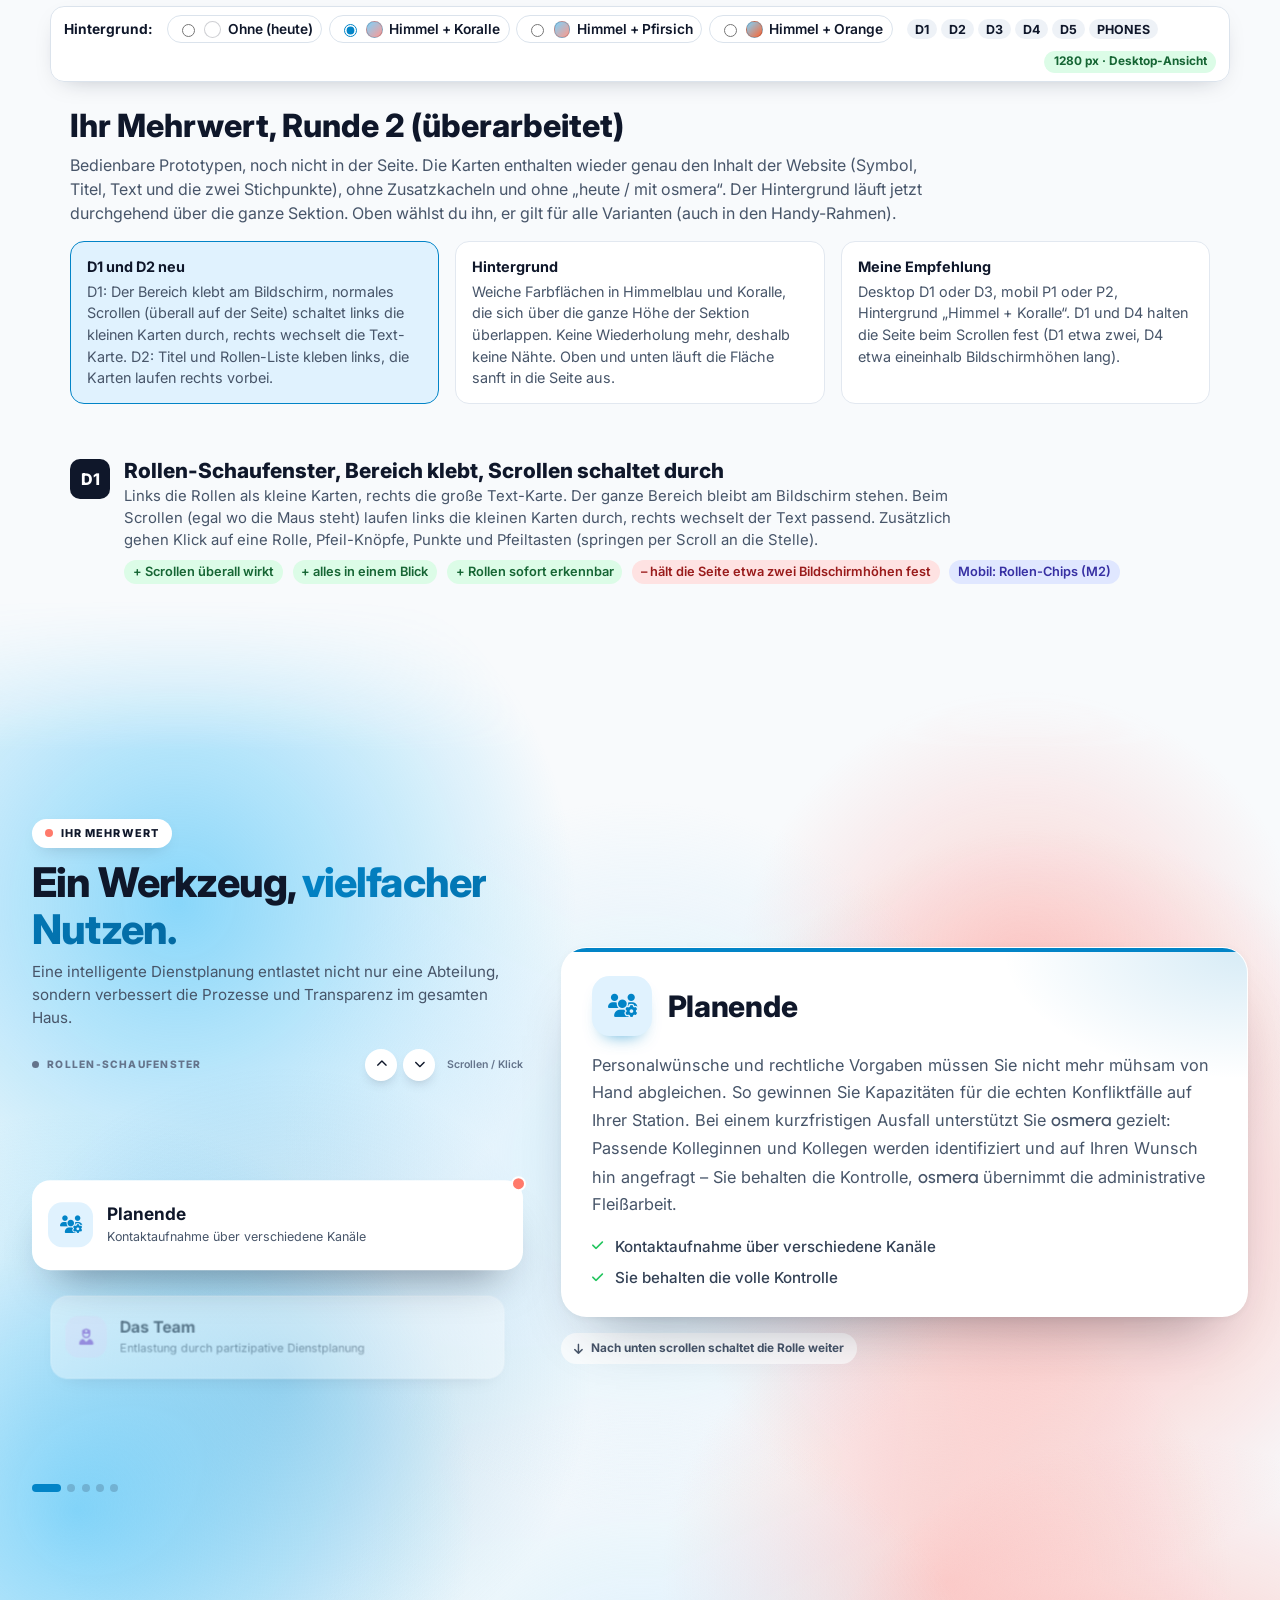
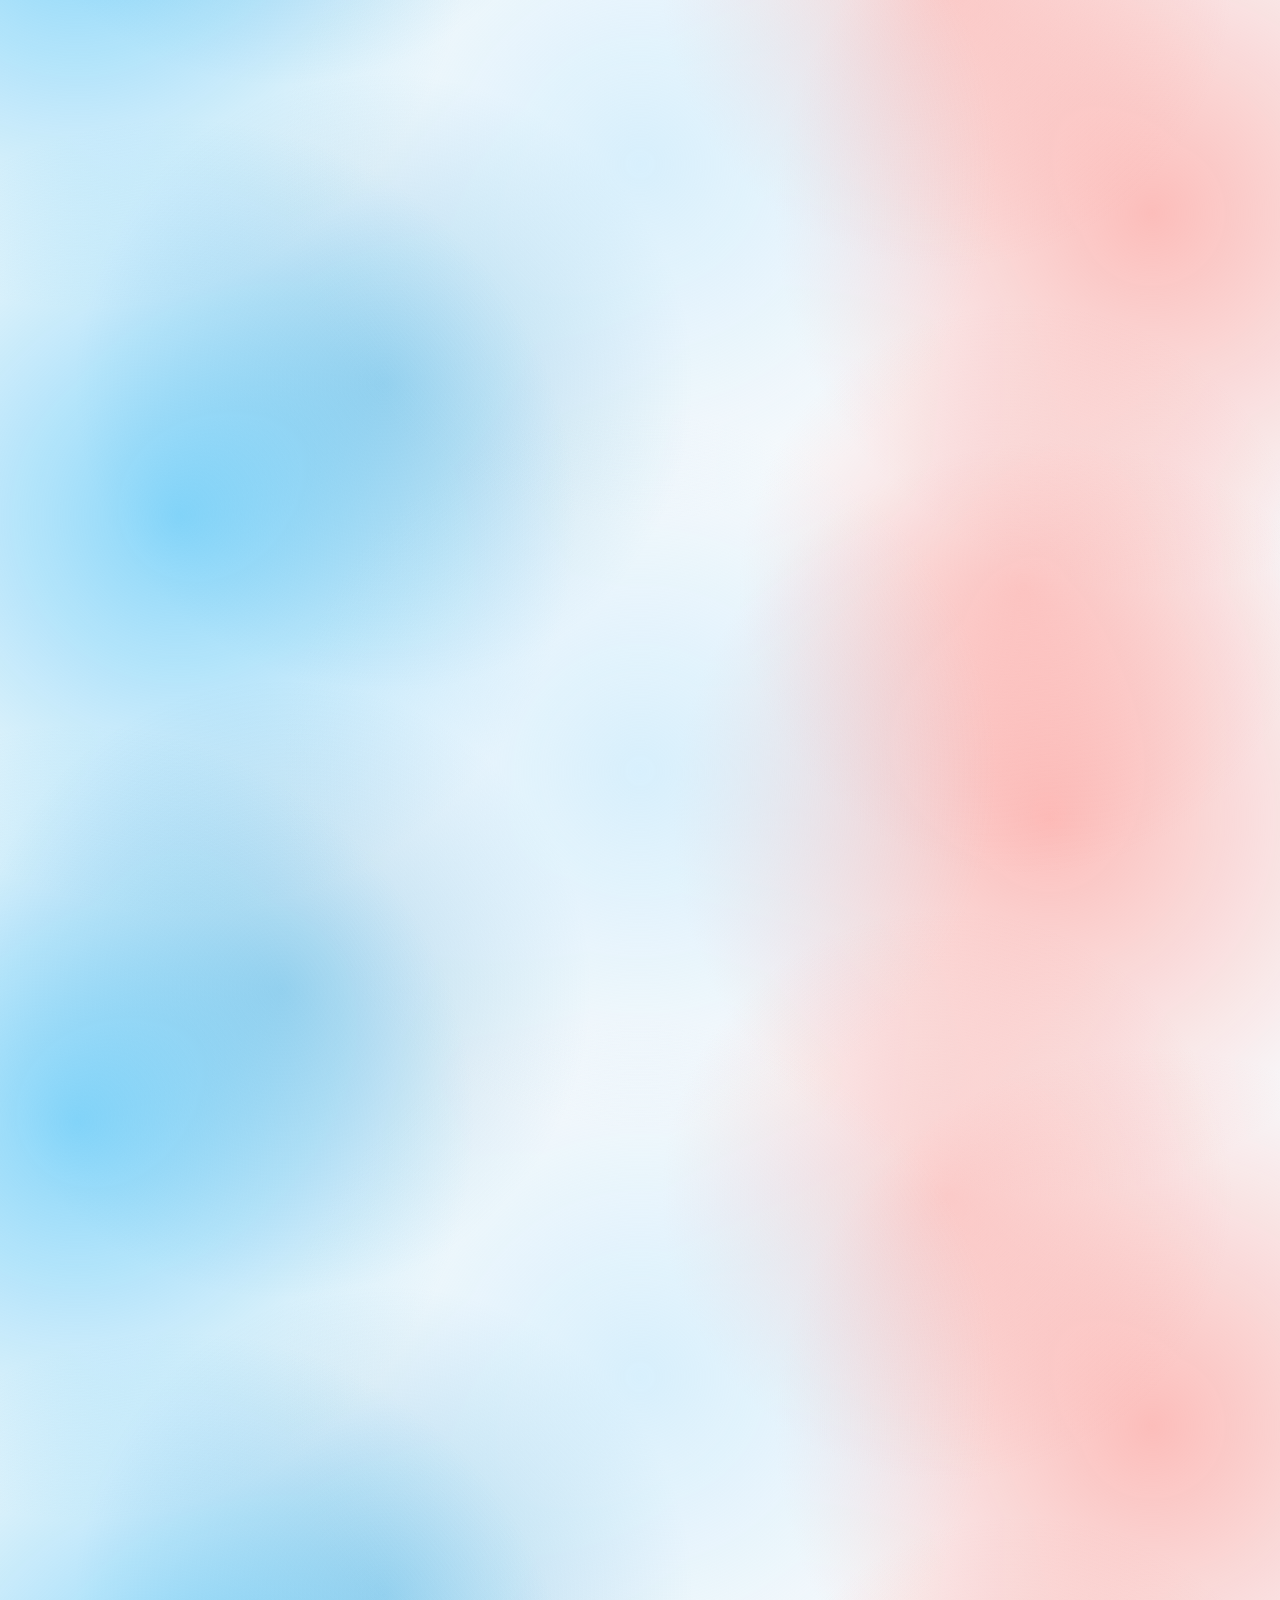
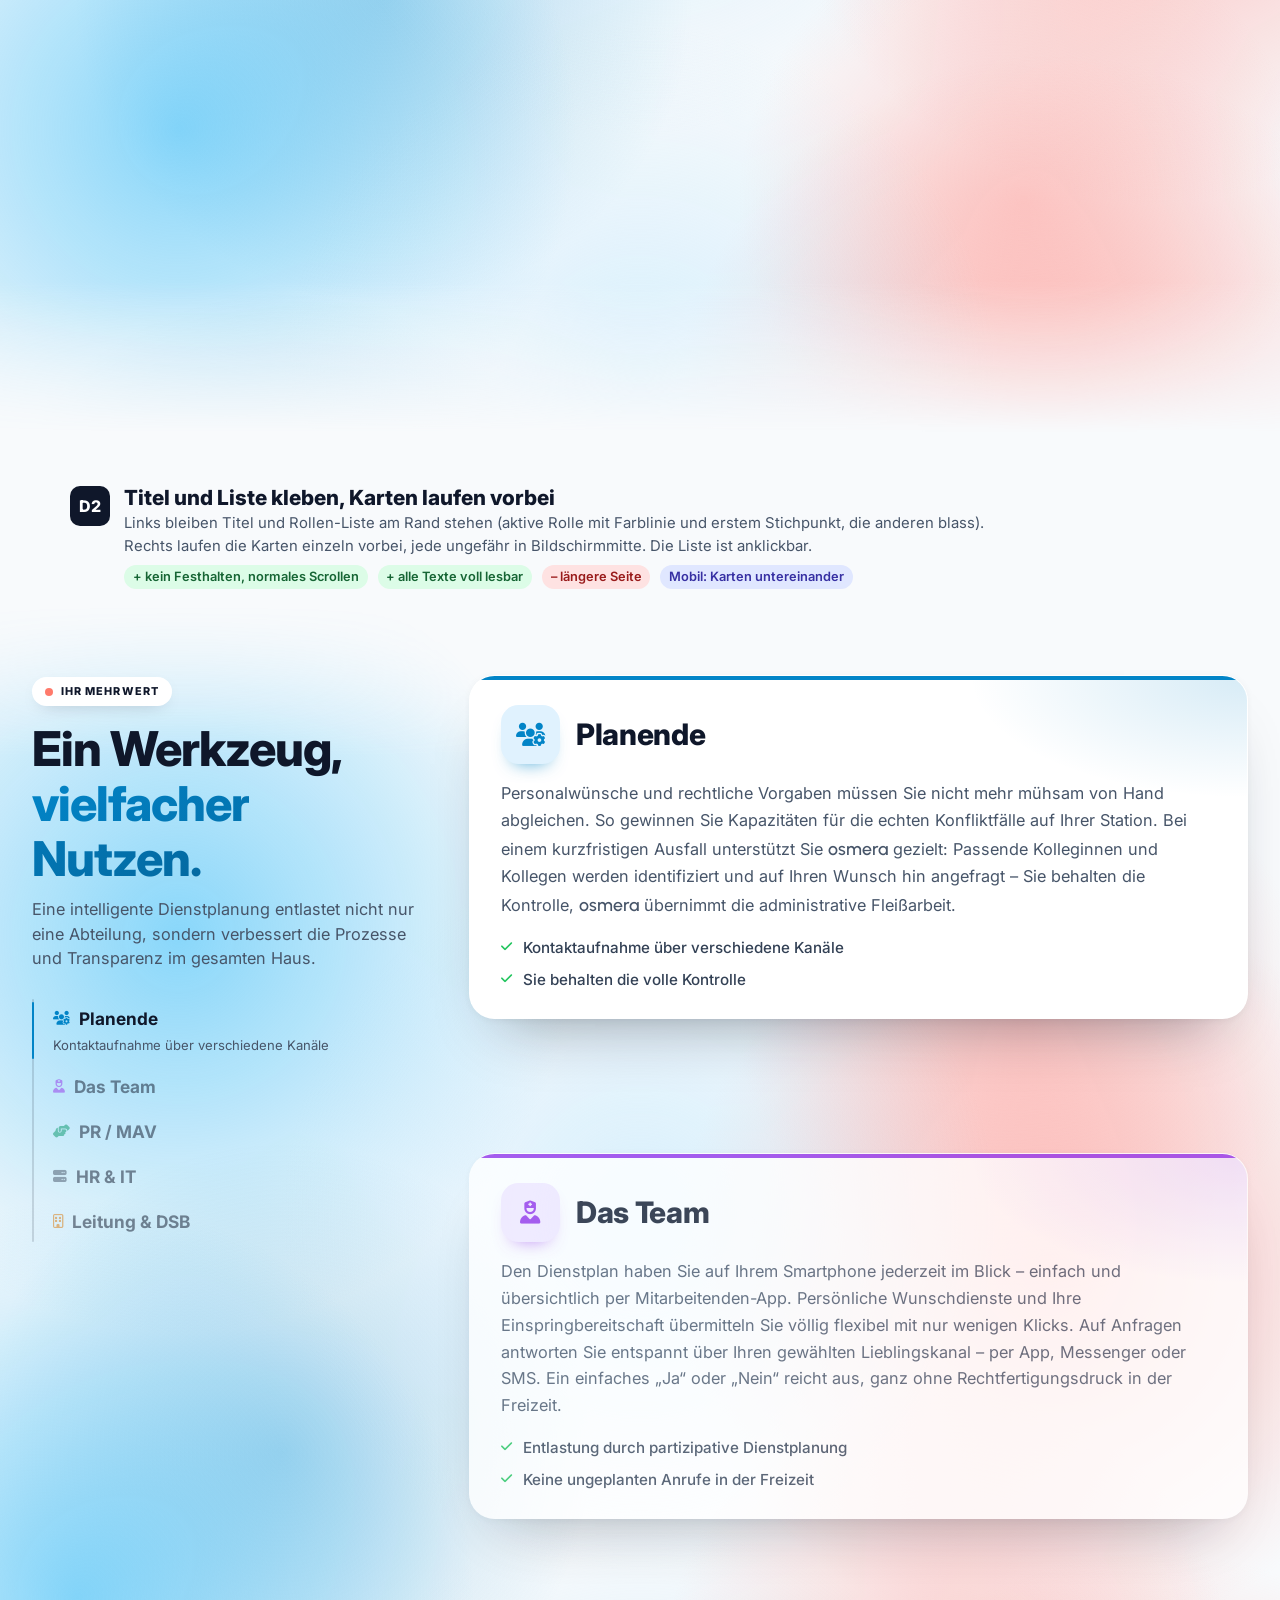
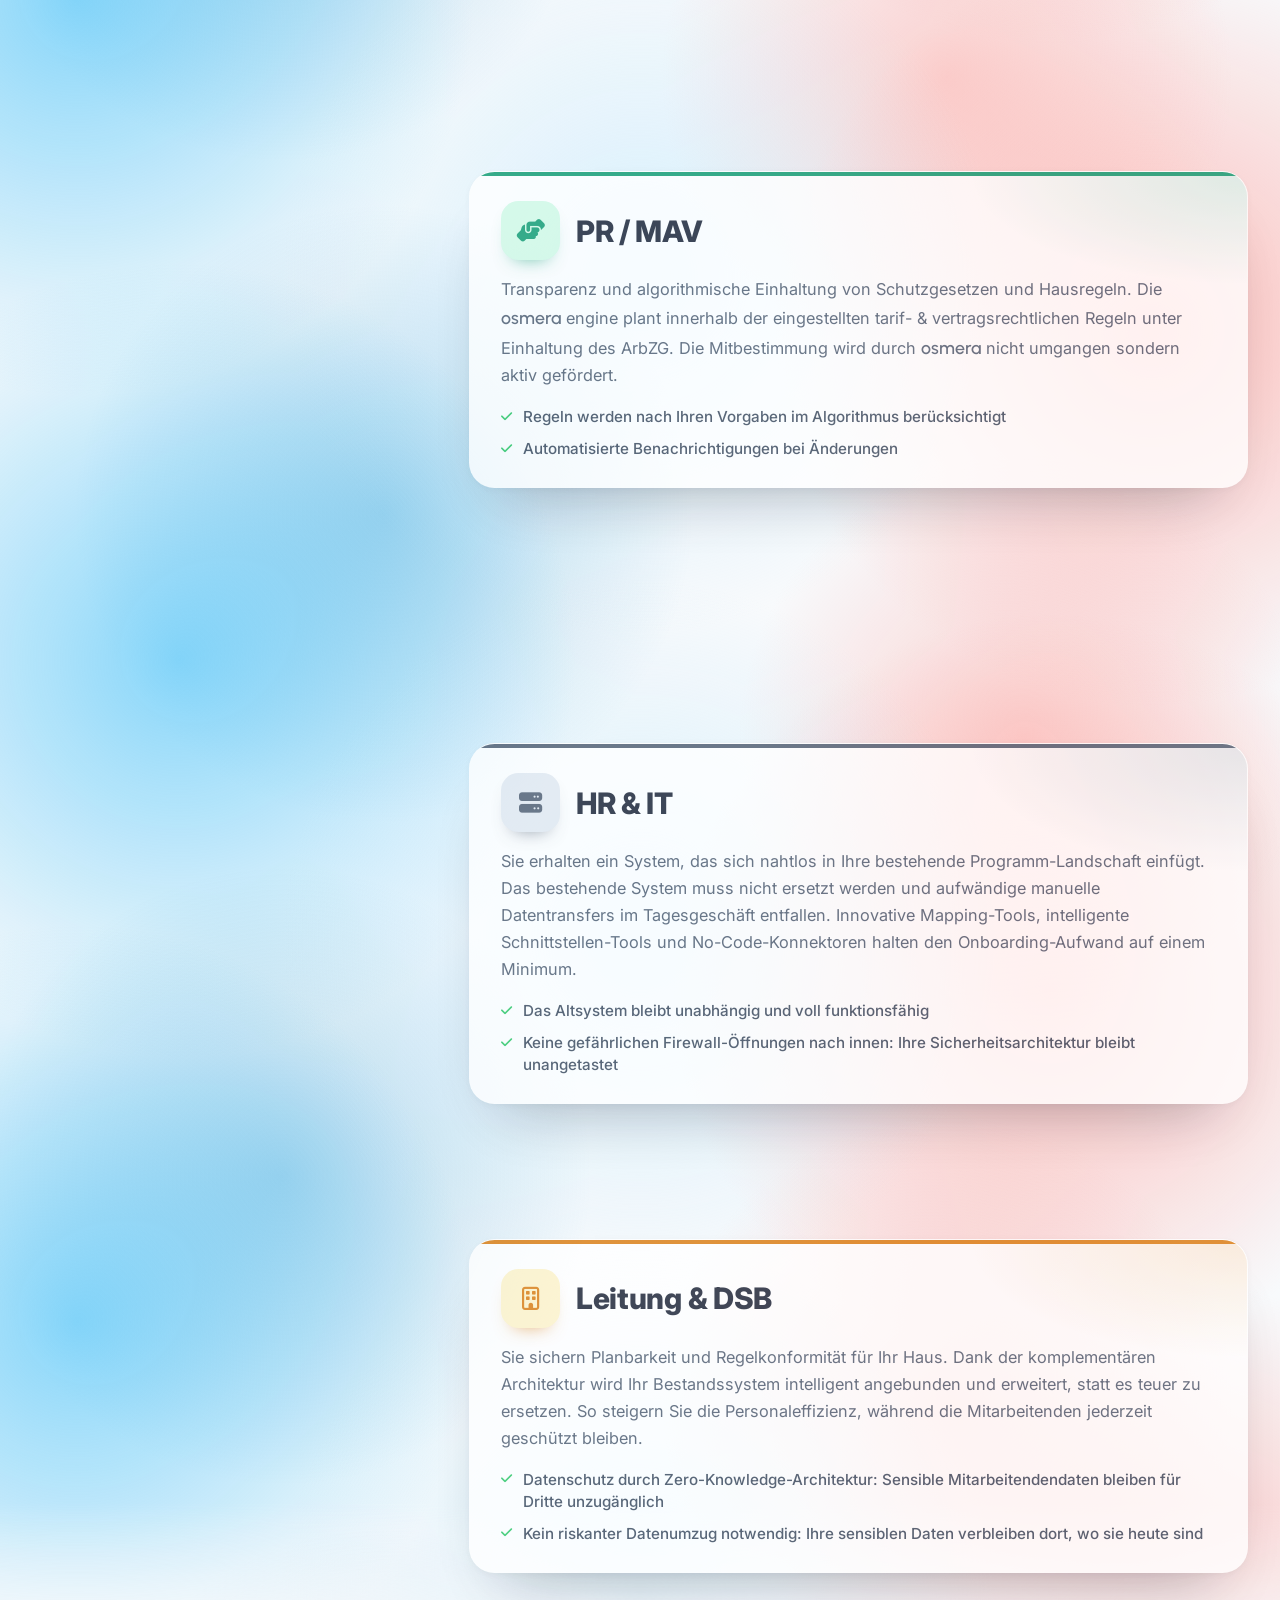
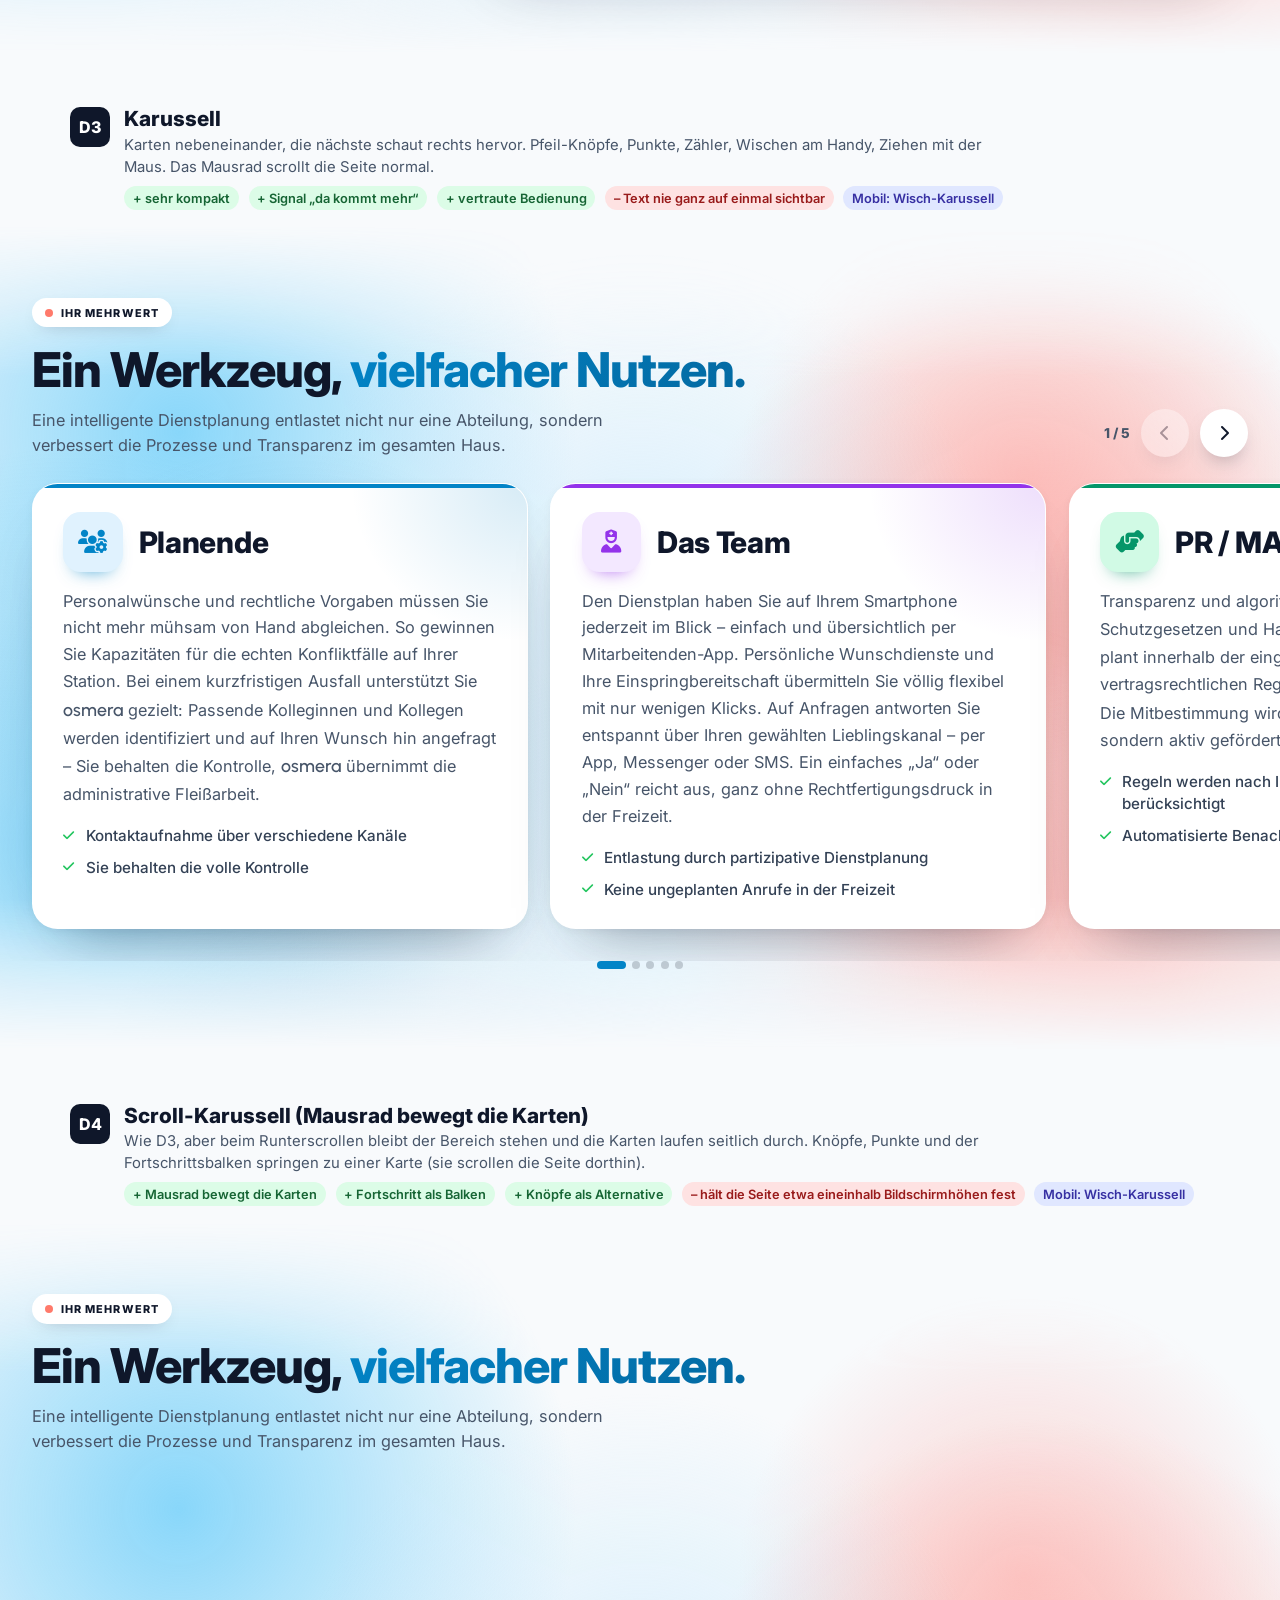
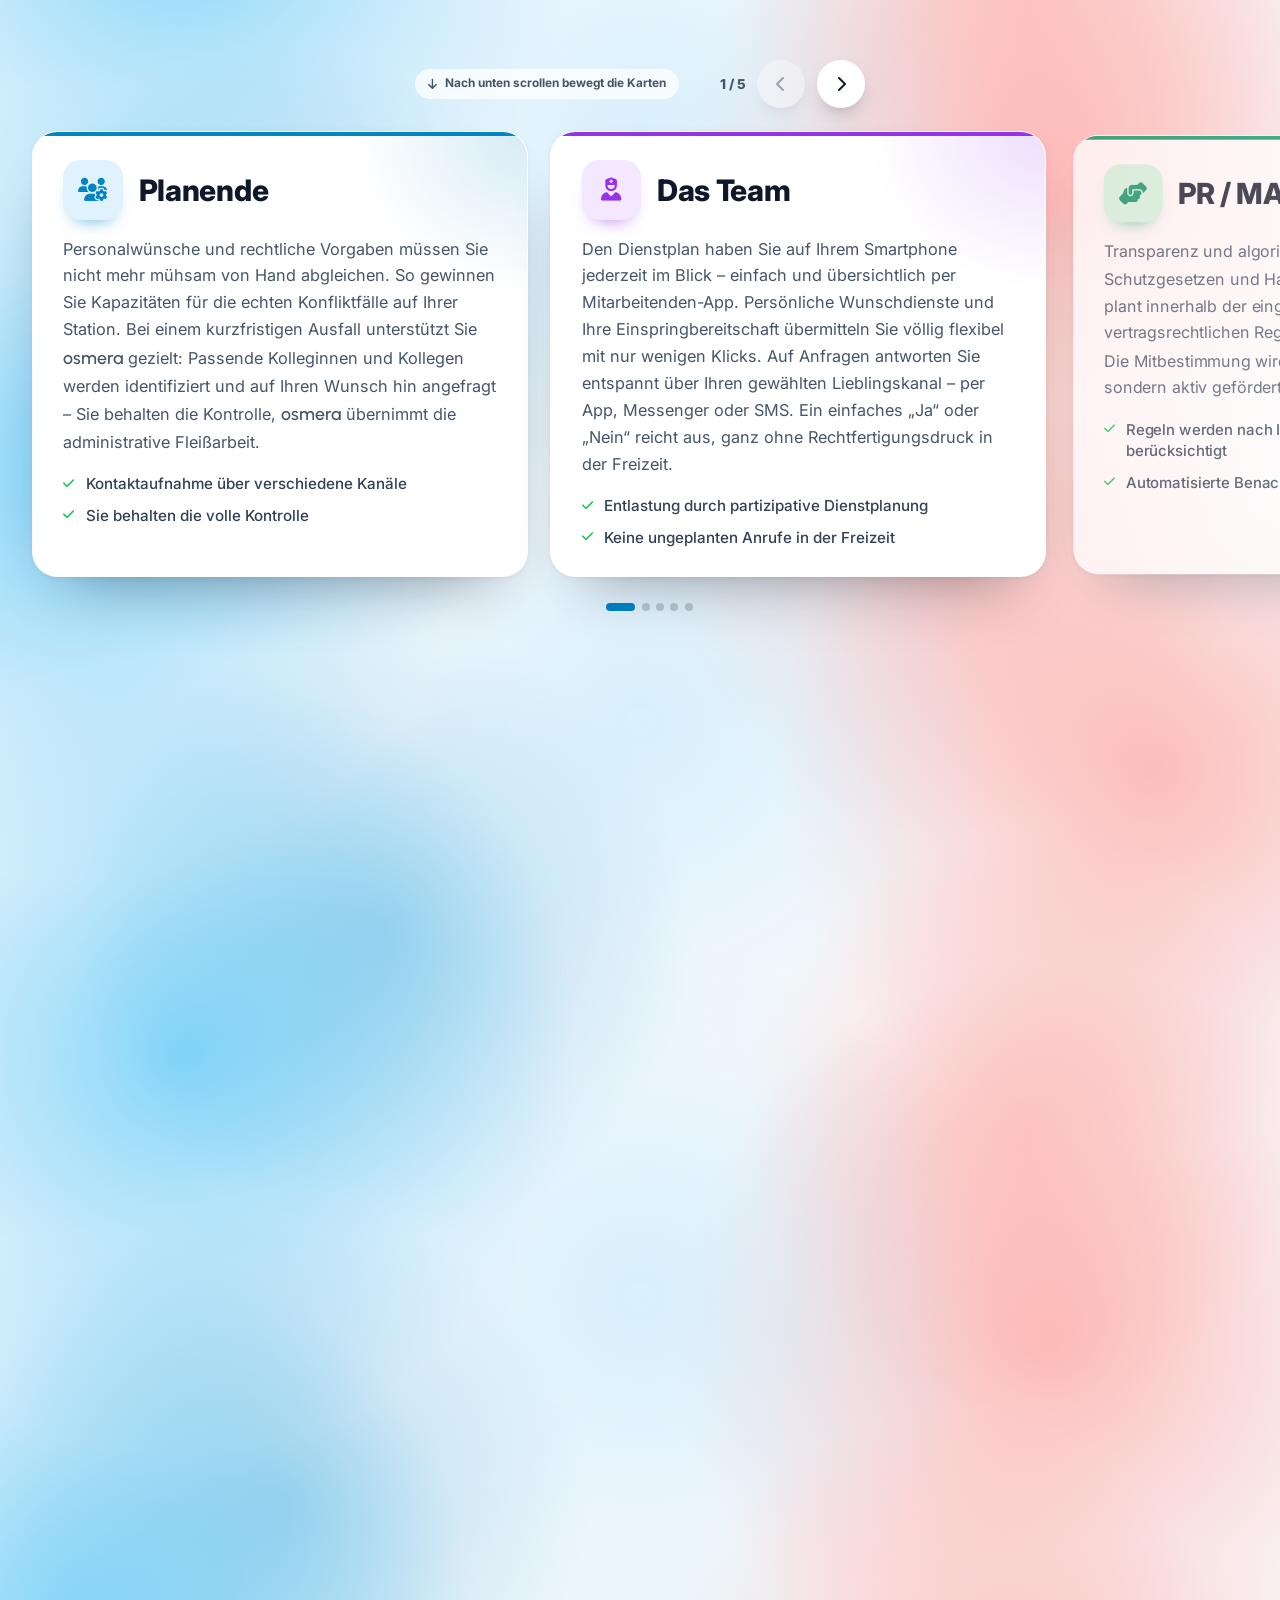
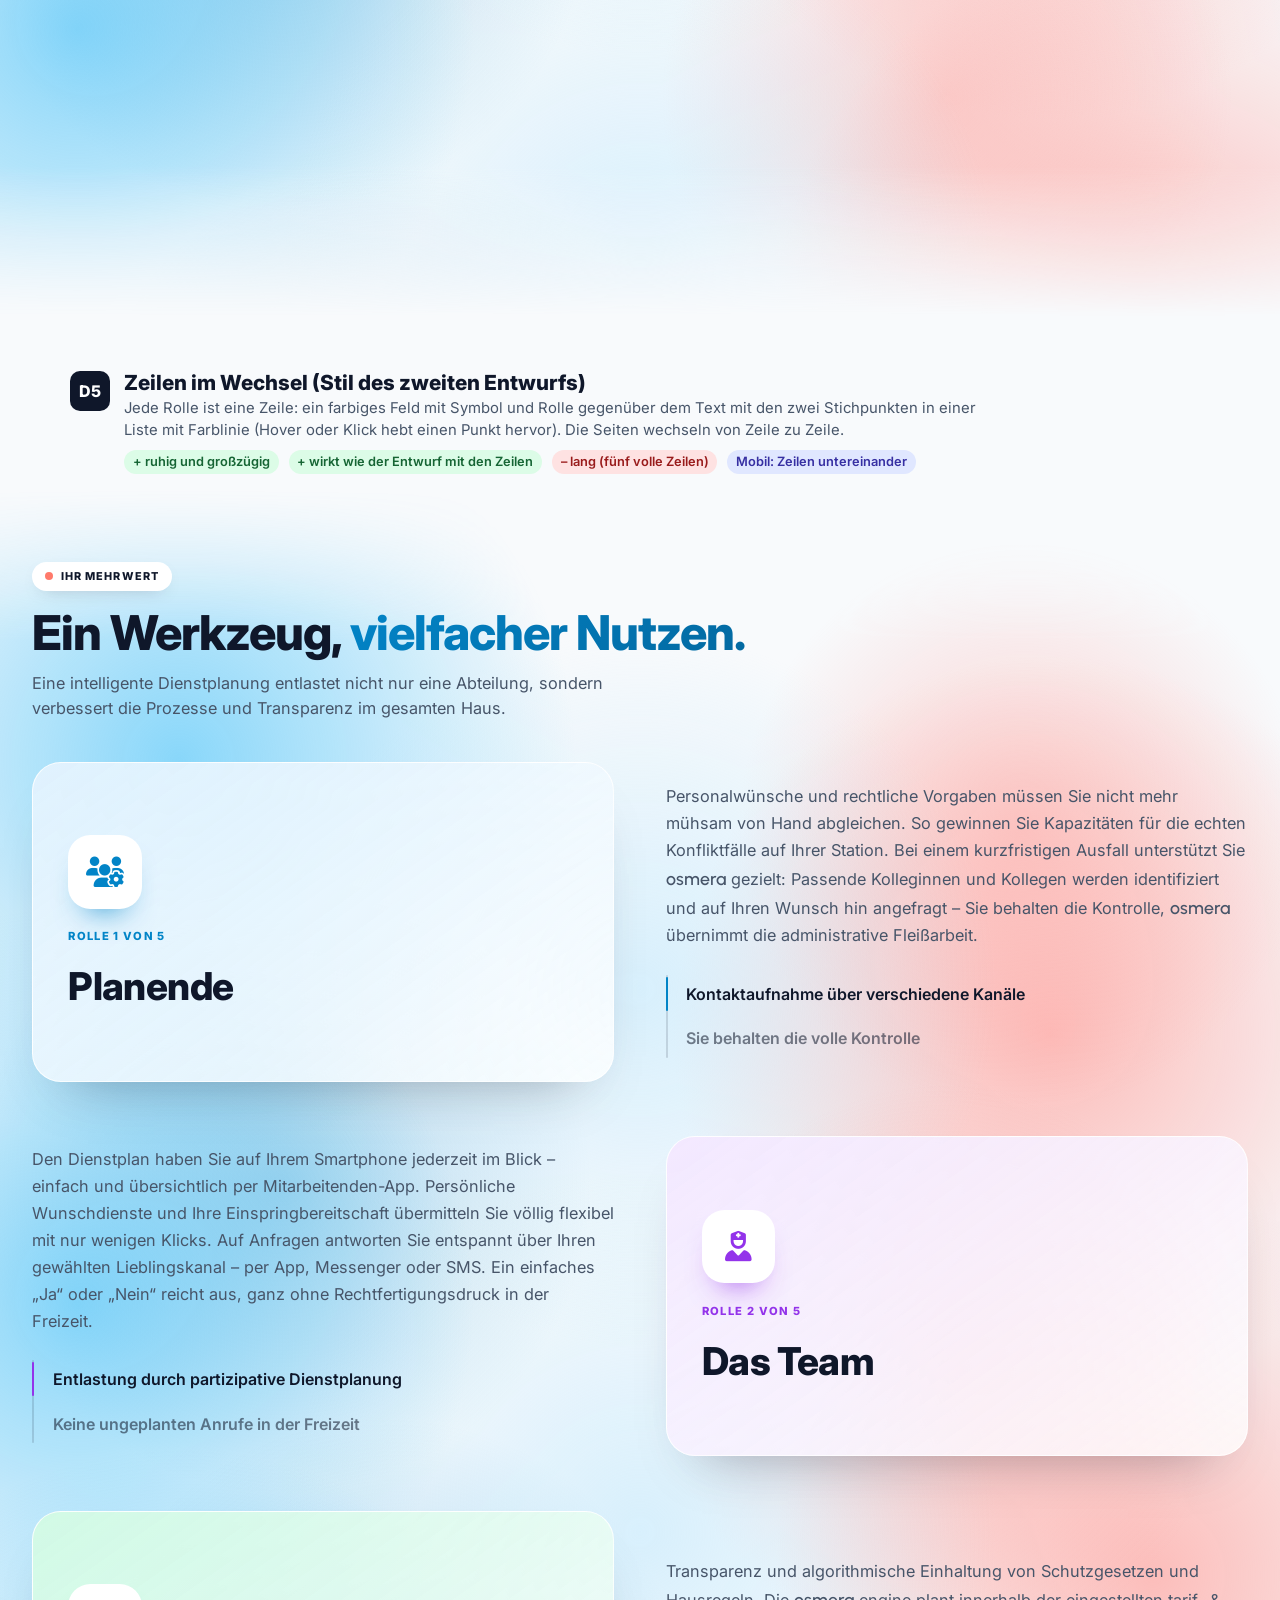
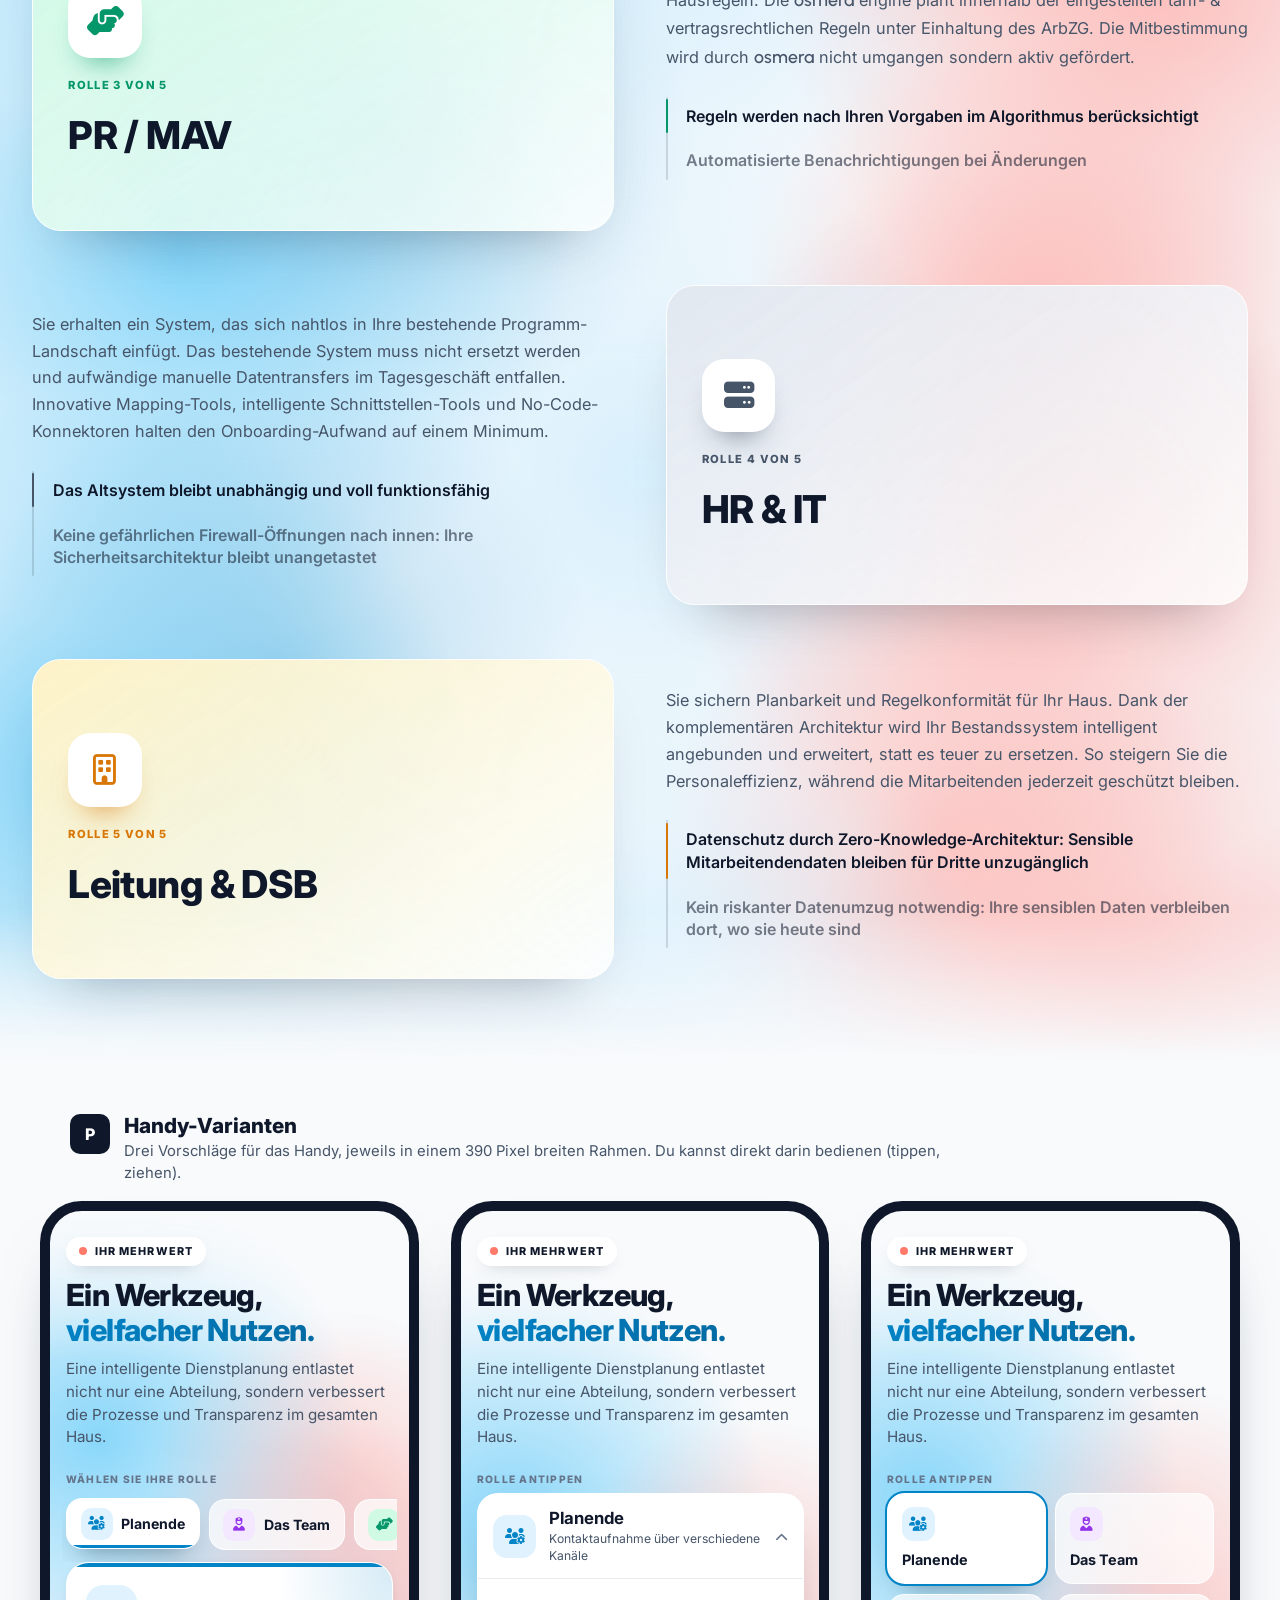
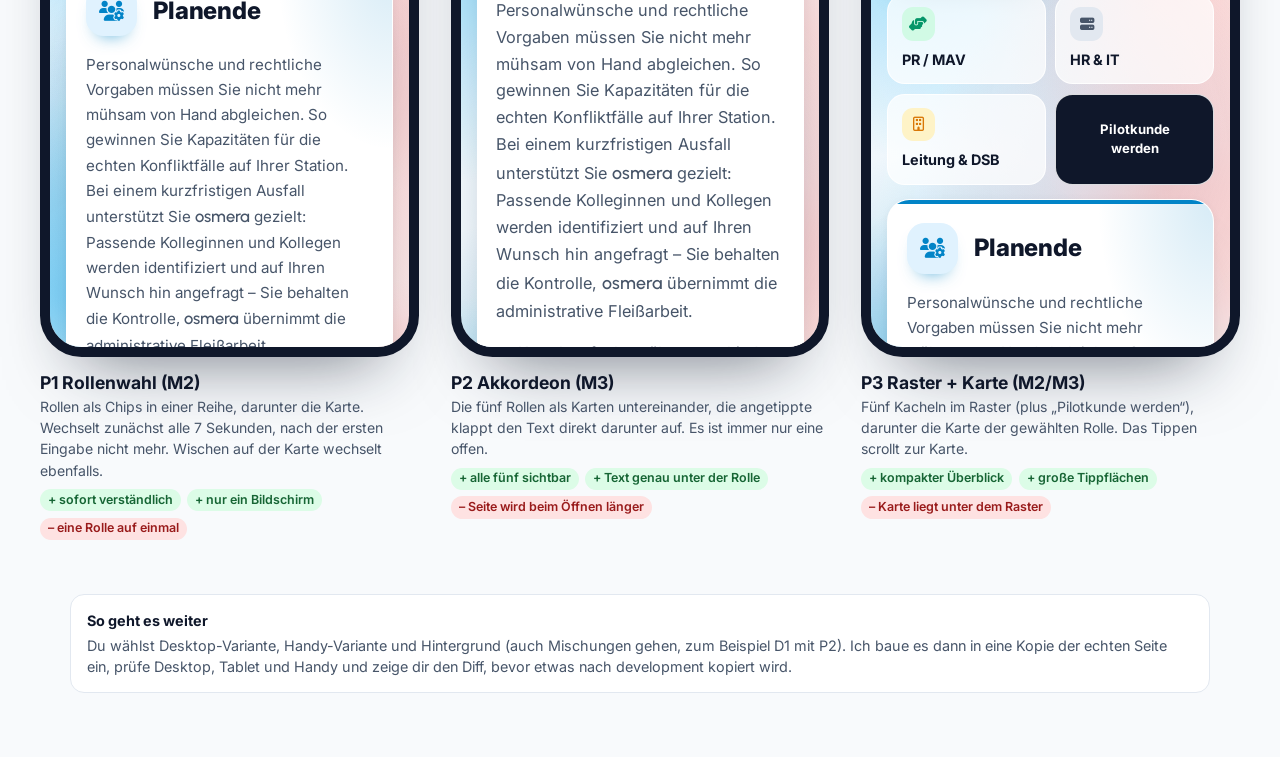
<file: konzepte/mehrwert-runde2.html>
<!doctype html><html lang="de"><head><meta charset="utf-8"><meta name="viewport" content="width=device-width,initial-scale=1"><title>Mehrwert Runde 2</title><link href="https://fonts.googleapis.com/css2?family=Inter:wght@400;500;600;700;800&family=Urbanist:wght@600;700;800&display=swap" rel="stylesheet"><link rel="stylesheet" href="https://cdnjs.cloudflare.com/ajax/libs/font-awesome/6.4.0/css/all.min.css"><style>/* ===== Grundlagen ===== */
:root{--ink:#0f172a;--sub:#475569;--mut:#64748b;--blue:#0284c7;--coral:#ff7a6b;--line:rgba(15,23,42,.09);--page:#f8fafc}
*{box-sizing:border-box}
html{scroll-behavior:auto}
body{margin:0;background:var(--page);color:var(--ink);font-family:'Inter',system-ui,sans-serif;-webkit-font-smoothing:antialiased;line-height:1.5}
h1,h2,h3,h4,h5{font-family:'Inter',system-ui,sans-serif;margin:0;line-height:1.15}
p{margin:0}
button{font:inherit;color:inherit;background:none;border:0;cursor:pointer;padding:0;text-align:inherit}
a{color:inherit}
.wrap{max-width:80rem;margin:0 auto;padding:0 1rem}
@media (min-width:640px){.wrap{padding:0 1.5rem}}
@media (min-width:1024px){.wrap{padding:0 2rem}}

/* ===== Hintergrund: durchgehende, weiche Farbflächen (werden per Skript über die ganze Höhe verteilt) ===== */
body[data-pal="c0"]{--b1:transparent;--b2:transparent;--w1:transparent;--w2:transparent;--m1:transparent}
body[data-pal="c1"]{--b1:rgba(56,189,248,.58);--b2:rgba(2,132,199,.30);--w1:rgba(255,152,146,.62);--w2:rgba(255,152,146,.42);--m1:rgba(186,230,253,.52)}
body[data-pal="c2"]{--b1:rgba(56,189,248,.56);--b2:rgba(2,132,199,.28);--w1:rgba(255,153,137,.64);--w2:rgba(255,153,137,.44);--m1:rgba(255,226,214,.52)}
body[data-pal="c3"]{--b1:rgba(56,189,248,.58);--b2:rgba(2,132,199,.30);--w1:rgba(255,101,49,.40);--w2:rgba(255,101,49,.28);--m1:rgba(255,205,190,.44)}
.pal{position:relative;isolation:isolate;padding:4.5rem 0 5rem}
.bgfx{position:absolute;inset:0;z-index:-1;overflow:hidden;pointer-events:none;
  -webkit-mask-image:linear-gradient(to bottom,transparent 0,#000 150px,#000 calc(100% - 150px),transparent 100%);
  mask-image:linear-gradient(to bottom,transparent 0,#000 150px,#000 calc(100% - 150px),transparent 100%)}
.bgfx i{position:absolute;border-radius:50%;transform:translate(-50%,-50%);background:radial-gradient(closest-side,var(--col) 0%,transparent 100%)}
.embed .pal{padding:1.6rem 0 2.2rem}

/* ===== Abschnitts-Kopf ===== */
.sh{max-width:46rem}
.chip{display:inline-flex;align-items:center;gap:.5rem;background:#fff;border-radius:99px;padding:.4rem .8rem;font-size:.68rem;font-weight:800;letter-spacing:.1em;text-transform:uppercase;box-shadow:0 6px 18px -10px rgba(15,23,42,.35)}
.chip i{width:.5rem;height:.5rem;border-radius:99px;background:var(--coral)}
.sh h2{font-size:clamp(2rem,4.2vw,3rem);font-weight:800;letter-spacing:-.02em;margin:.9rem 0 .7rem}
/* osmera-Verlauf wie auf der Website (.text-gradient) */
.text-gradient{background:linear-gradient(135deg,#0284c7 0%,#0369a1 100%);-webkit-background-clip:text;-webkit-text-fill-color:transparent}
/* Schrift: Website-Text immer Inter; nur osmera-Begriffe in Urbanist (wie .font-logo auf der Website) */
.font-logo{font-family:'Urbanist','Inter',sans-serif;font-size:1.09em;font-weight:550;letter-spacing:0}
.sh p{color:var(--sub);font-size:1.02rem;max-width:40rem}

/* ===== Rollen-Farben ===== */
.role-0{--c:#0284c7;--t:#e0f2fe;--rgb:2,132,199}.role-1{--c:#9333ea;--t:#f3e8ff;--rgb:147,51,234}.role-2{--c:#059669;--t:#d1fae5;--rgb:5,150,105}.role-3{--c:#475569;--t:#e2e8f0;--rgb:71,85,105}.role-4{--c:#d97706;--t:#fef3c7;--rgb:217,119,6}

/* ===== Karte (Inhalt wie auf der Website: Symbol, Titel, Text, zwei Stichpunkte) ===== */
.dc{position:relative;background:#fff;border-radius:1.6rem;padding:1.8rem 1.9rem 1.7rem;border:1px solid rgba(255,255,255,.9);
  box-shadow:0 34px 60px -34px rgba(15,23,42,.42),0 2px 8px rgba(15,23,42,.05);overflow:hidden;color:var(--ink)}
.dc::before{content:"";position:absolute;right:0;top:0;width:62%;height:55%;background:radial-gradient(80% 90% at 100% 0,rgba(var(--rgb),.16),transparent 72%);pointer-events:none}
.dc::after{content:"";position:absolute;left:0;right:0;top:0;height:4px;background:var(--c)}
.dc>*{position:relative;z-index:1}
.dc-head{display:flex;align-items:center;gap:1rem;margin-bottom:1rem}
.dc-ic{width:3.7rem;height:3.7rem;border-radius:1.1rem;background:var(--t);color:var(--c);display:grid;place-items:center;font-size:1.45rem;flex:none;box-shadow:0 10px 18px -12px rgba(var(--rgb),.8)}
.dc h3{font-size:1.85rem;font-weight:800;letter-spacing:-.01em}
.dc-para{color:var(--sub);font-size:1.02rem;line-height:1.65;margin-bottom:1.1rem}
.chk{list-style:none;margin:0;padding:0;display:grid;gap:.6rem}
.chk li{display:flex;gap:.7rem;align-items:flex-start;color:#334155;font-weight:500;font-size:.95rem;line-height:1.45}
.chk i{color:#22c55e;margin-top:.28rem;font-size:.8rem}

/* ===== Rollen-Eintrag (kleine Karte: Symbol, Titel, erster Stichpunkt) ===== */
.rl{display:flex;gap:.85rem;align-items:center;width:100%;background:rgba(255,255,255,.72);border:1px solid rgba(255,255,255,.85);border-radius:1.15rem;padding:.8rem .95rem;box-shadow:0 10px 24px -16px rgba(15,23,42,.35);position:relative;transition:background .3s,box-shadow .3s}
.rl .ib{width:2.8rem;height:2.8rem;border-radius:.9rem;display:grid;place-items:center;background:var(--t);color:var(--c);font-size:1.1rem;flex:none}
.rl .tx{min-width:0;flex:1}
.rl b{display:block;font-family:'Inter',sans-serif;font-size:1.08rem;line-height:1.2;font-weight:700}
.rl p{font-size:.78rem;color:var(--sub);margin-top:.2rem;line-height:1.4;display:-webkit-box;-webkit-line-clamp:2;-webkit-box-orient:vertical;overflow:hidden}
.rl.on{background:#fff;box-shadow:0 26px 44px -24px rgba(15,23,42,.5)}
.rl.on::after{content:"";position:absolute;right:-.3rem;top:-.3rem;width:.7rem;height:.7rem;border-radius:99px;background:var(--coral);border:2px solid #fff}

/* ===== D1 Rollen-Schaufenster: der Bereich klebt am Bildschirm, Scrollen schaltet die Rollen durch ===== */
.d1-wrap{position:relative}
.d1-pin{position:sticky;top:0;height:100vh;display:flex;align-items:center;padding-top:4.2rem}
.d1-pin>.wrap{width:100%}
.d1-grid{display:grid;grid-template-columns:minmax(0,5fr) minmax(0,7fr);gap:2.4rem;align-items:center}
.d1-left .sh h2{font-size:clamp(1.8rem,3.2vw,2.6rem);margin:.7rem 0 .5rem}
.d1-left .sh p{font-size:.95rem}
.rs-head{display:flex;align-items:center;gap:.7rem;margin:1.2rem 0 .5rem}
.rs-label{display:inline-flex;align-items:center;gap:.5rem;font-size:.64rem;font-weight:800;letter-spacing:.12em;color:var(--mut);text-transform:uppercase}
.rs-label i{width:.45rem;height:.45rem;border-radius:99px;background:var(--mut)}
.rs-btns{margin-left:auto;display:flex;gap:.4rem}
.rs-btn{width:2rem;height:2rem;border-radius:99px;background:#fff;display:grid;place-items:center;box-shadow:0 6px 14px -8px rgba(15,23,42,.45);font-size:.7rem;transition:transform .2s}
.rs-btn:hover{transform:scale(1.08)}
.rs-hint{font-size:.66rem;color:var(--mut);font-weight:600}
.cf{position:relative;height:clamp(15rem,calc(100vh - 24.5rem),24rem);outline:none}
.cf:focus-visible{box-shadow:0 0 0 3px rgba(2,132,199,.35);border-radius:1.2rem}
.cf .rl{position:absolute;left:0;top:50%;height:5.6rem;will-change:transform,opacity;cursor:pointer}
.cf .rl:not(.on){filter:saturate(.75)}
.dots{display:flex;gap:.4rem;margin-top:.7rem}
.dots i{width:.5rem;height:.5rem;border-radius:99px;background:rgba(15,23,42,.18);transition:all .3s;cursor:pointer}
.dots i.on{width:1.8rem;background:var(--c)}
.stack{display:grid;grid-template-columns:minmax(0,1fr)}
.stack>.dc{grid-area:1/1;opacity:0;visibility:hidden;transform:translateY(12px);transition:opacity .4s,transform .4s,visibility 0s .4s}
.stack>.dc.on{opacity:1;visibility:visible;transform:none;transition:opacity .4s,transform .4s,visibility 0s}
.chips{display:flex;gap:.55rem;overflow-x:auto;scroll-snap-type:x proximity;padding:.35rem .25rem .7rem;margin:0 -.25rem;scrollbar-width:none}
.chips::-webkit-scrollbar{display:none}
.chp{flex:none;display:flex;align-items:center;gap:.55rem;padding:.55rem .85rem;border-radius:1rem;background:rgba(255,255,255,.72);border:1px solid rgba(255,255,255,.85);font-weight:700;font-size:.88rem;position:relative;overflow:hidden;scroll-snap-align:center;white-space:nowrap;transition:all .3s}
.chp .ib{width:2rem;height:2rem;border-radius:.65rem;display:grid;place-items:center;background:var(--t);color:var(--c);font-size:.85rem}
.chp.on{background:#fff;box-shadow:0 14px 26px -14px rgba(15,23,42,.5);transform:translateY(-1px)}
.chp .bar{position:absolute;left:0;bottom:0;height:3px;width:0;background:var(--c)}
@keyframes fill{from{width:0}to{width:100%}}
.chp.on.auto .bar{animation:fill 7s linear forwards}
.only-m{display:none}
@media (max-width:1023px){
  .d1-wrap{height:auto!important}
  .d1-pin{position:static;height:auto;display:block;padding-top:0}
  .d1-grid{grid-template-columns:minmax(0,1fr);gap:1.2rem}
  .only-d{display:none!important}.only-m{display:block}
}
@keyframes nudge{0%,100%{transform:translateY(0)}50%{transform:translateY(4px)}}

/* ===== D2 Titel und Rollen-Liste kleben links, die Karten laufen rechts vorbei ===== */
.d2-grid{display:grid;grid-template-columns:minmax(0,4fr) minmax(0,8fr);gap:3rem;align-items:stretch}
.d2-left{align-self:stretch}
.d2-left .st{position:sticky;top:5.5rem}
.al{position:relative;margin-top:1.6rem}
.al::before{content:"";position:absolute;left:0;top:.2rem;bottom:.2rem;width:2px;background:rgba(15,23,42,.14);border-radius:2px}
.al-i{position:relative;padding:.6rem 0 .6rem 1.3rem;cursor:pointer;opacity:.5;transition:opacity .3s}
.al-i::before{content:"";position:absolute;left:0;top:.35rem;bottom:.35rem;width:2px;background:transparent;border-radius:2px;transition:background .3s}
.al-i b{display:flex;align-items:center;gap:.6rem;font-family:'Inter',sans-serif;font-size:1.08rem}
.al-i b i{font-size:.85rem;color:var(--c)}
.al-i span{display:block;font-size:.82rem;color:var(--sub);max-height:0;overflow:hidden;opacity:0;transition:max-height .4s ease,opacity .3s ease;line-height:1.45}
.al-i.on{opacity:1}.al-i.on::before{background:var(--c)}
.al-i.on span{max-height:5rem;opacity:1;margin-top:.25rem}
.d2-right{display:flex;flex-direction:column}
.d2-step{min-height:66vh;display:flex;align-items:center}
.d2-step:first-child{min-height:0;align-items:flex-start;padding-bottom:2vh}
.d2-step:last-child{min-height:0;padding-top:2vh}
.d2-step .dc{width:100%;opacity:.78;transition:opacity .45s,transform .45s}
.d2-step .dc.on{opacity:1;transform:translateY(-2px)}
@media (max-width:1023px){.d2-grid{grid-template-columns:minmax(0,1fr);gap:1.6rem}.d2-left .st{position:static}.d2-left .al{display:none}.d2-step,.d2-step:first-child,.d2-step:last-child{min-height:0;padding:.6rem 0}}

/* ===== D3 / D4 Karussell ===== */
.car-head{display:flex;flex-wrap:wrap;align-items:flex-end;justify-content:space-between;gap:1.4rem}
.ctl{display:flex;align-items:center;gap:.7rem}
.cnt{font-weight:800;font-size:.85rem;color:var(--sub);min-width:2.8rem;text-align:right}
.cbtn{width:3rem;height:3rem;border-radius:99px;display:grid;place-items:center;background:#fff;box-shadow:0 10px 22px -12px rgba(15,23,42,.55);transition:transform .2s,opacity .2s}
.cbtn:hover{transform:scale(1.07)}.cbtn[disabled]{opacity:.35;cursor:default;transform:none}
.track{display:flex;gap:1.4rem;overflow-x:auto;scroll-snap-type:x mandatory;padding:1.6rem max(1rem,calc((100% - 80rem)/2 + 2rem)) 2rem;scroll-padding-inline:max(1rem,calc((100% - 80rem)/2 + 2rem));scrollbar-width:none;cursor:grab}
.track::-webkit-scrollbar{display:none}
.track.drag{cursor:grabbing;scroll-snap-type:none}
.cc{flex:0 0 min(88vw,31rem);scroll-snap-align:start}
.cc .dc{height:100%}
.dotrow{display:flex;justify-content:center;gap:.4rem}
.dotrow i{width:.5rem;height:.5rem;border-radius:99px;background:rgba(15,23,42,.2);cursor:pointer;transition:all .3s}
.dotrow i.on{width:1.8rem;background:var(--blue)}
/* D4: Mausrad bewegt die Karten waagerecht */
.d4-wrap{position:relative}
.d4-pin{position:sticky;top:0;height:100vh;display:flex;flex-direction:column;justify-content:center;padding-top:4rem;overflow:hidden}
.d4-view{overflow:visible;margin-top:.8rem}
.d4-track{display:flex;gap:1.4rem;padding:.6rem max(1rem,calc((100% - 80rem)/2 + 2rem)) 1rem;will-change:transform;position:relative}
.d4-foot{display:flex;align-items:center;gap:1.2rem;margin-top:.6rem}
.prog{flex:1;height:4px;border-radius:4px;background:rgba(15,23,42,.14);overflow:hidden}
.prog i{display:block;height:100%;width:0;background:linear-gradient(90deg,var(--blue),#8b5cf6,var(--coral));border-radius:4px}
.mhint{display:inline-flex;align-items:center;gap:.5rem;font-size:.74rem;font-weight:700;color:var(--sub);background:rgba(255,255,255,.72);padding:.4rem .8rem;border-radius:99px}
.mhint i{animation:nudge 1.4s ease-in-out infinite}
@media (max-width:1023px){
  .d4-wrap{height:auto!important}
  .d4-pin{position:static;height:auto;padding-top:0;overflow:visible}
  .d4-view{overflow-x:auto;scroll-snap-type:x mandatory}
  .d4-track{transform:none!important}
  .d4-track .cc{opacity:1!important;transform:none!important;scroll-snap-align:start}
  .mhint{display:none}
}

/* ===== D5 Zeilen im Wechsel ===== */
.rows{display:flex;flex-direction:column;gap:3.4rem;margin-top:2.6rem}
.row{display:grid;grid-template-columns:minmax(0,1fr) minmax(0,1fr);gap:3.2rem;align-items:center}
.row:nth-child(even) .rv{order:2}
.rv{border-radius:1.8rem;padding:2.2rem;background:linear-gradient(145deg,var(--t),rgba(255,255,255,.78));border:1px solid rgba(255,255,255,.85);min-height:20rem;display:flex;flex-direction:column;justify-content:center;align-items:flex-start;gap:1.2rem;box-shadow:0 30px 56px -36px rgba(15,23,42,.4)}
.rv .big{width:4.6rem;height:4.6rem;border-radius:1.4rem;background:#fff;color:var(--c);display:grid;place-items:center;font-size:1.9rem;box-shadow:0 18px 30px -18px rgba(var(--rgb),.85)}
.rv h3{font-size:clamp(1.8rem,3vw,2.5rem);font-weight:800;letter-spacing:-.015em}
.rv .nr{font-size:.7rem;font-weight:800;letter-spacing:.12em;text-transform:uppercase;color:var(--c)}
.rt .lead{color:var(--sub);font-size:1.02rem;line-height:1.65}
.rt .al{margin-top:1.4rem}
.rt .al-i{opacity:.55;padding:.7rem 0 .7rem 1.3rem}
.rt .al-i.on{opacity:1}
.rt .al-i b{font-size:1rem;font-weight:600;font-family:'Inter',sans-serif;line-height:1.4}
@media (max-width:1023px){.row{grid-template-columns:minmax(0,1fr);gap:1.4rem}.row:nth-child(even) .rv{order:0}.rv{min-height:0;padding:1.6rem}.rows{gap:2.4rem}}

/* ===== Handy: P1 Rollenwahl, P2 Akkordeon, P3 Raster ===== */
.p-head .sh h2{font-size:1.9rem;margin:.8rem 0 .6rem}
.p-head .sh p{font-size:.95rem}
.lbl{font-size:.64rem;font-weight:800;letter-spacing:.12em;color:var(--mut);text-transform:uppercase;margin:1.4rem 0 .4rem}
.p-body .dc{padding:1.4rem 1.2rem 1.3rem;border-radius:1.4rem}
.p-body .dc h3{font-size:1.5rem}
.p-body .dc-ic{width:3.2rem;height:3.2rem;font-size:1.25rem}
.p-body .dc-para{font-size:.95rem}
.acc{background:rgba(255,255,255,.74);border:1px solid rgba(255,255,255,.88);border-radius:1.3rem;margin-bottom:.7rem;box-shadow:0 12px 26px -20px rgba(15,23,42,.4);overflow:hidden;transition:box-shadow .3s,background .3s}
.acc.on{background:#fff;box-shadow:0 26px 44px -26px rgba(15,23,42,.5)}
.acc-h{display:flex;gap:.8rem;align-items:center;width:100%;padding:.85rem .95rem}
.acc-h .ib{width:2.7rem;height:2.7rem;border-radius:.85rem;display:grid;place-items:center;background:var(--t);color:var(--c);flex:none}
.acc-h b{display:block;font-family:'Inter',sans-serif;font-size:1.05rem;line-height:1.25}
.acc-h .s{font-size:.76rem;color:var(--sub);line-height:1.4;margin-top:.1rem;display:-webkit-box;-webkit-line-clamp:2;-webkit-box-orient:vertical;overflow:hidden}
.acc-h .tx{flex:1;min-width:0}
.acc-h .chev{transition:transform .35s;color:var(--mut);font-size:.8rem}
.acc.on .chev{transform:rotate(180deg)}
.acc-b{display:grid;grid-template-rows:0fr;transition:grid-template-rows .45s cubic-bezier(.22,1,.36,1)}
.acc.on .acc-b{grid-template-rows:1fr}
.acc-b>div{min-height:0;overflow:hidden}
.acc-b .dc{border:0;box-shadow:none;border-radius:0;border-top:1px solid var(--line);padding:1.1rem 1.1rem 1.2rem}
.acc-b .dc::after,.acc-b .dc::before{display:none}
.acc-b .dc-head{display:none}
.tg{display:grid;grid-template-columns:1fr 1fr;gap:.6rem}
.gt{display:flex;flex-direction:column;align-items:flex-start;gap:.5rem;padding:.8rem .85rem;border-radius:1.1rem;background:rgba(255,255,255,.72);border:1px solid rgba(255,255,255,.85);font-weight:700;font-size:.9rem;position:relative;transition:all .3s;min-height:5.2rem}
.gt .ib{width:2.1rem;height:2.1rem;border-radius:.7rem;display:grid;place-items:center;background:var(--t);color:var(--c);font-size:.9rem}
.gt.on{background:#fff;box-shadow:0 18px 30px -18px rgba(15,23,42,.5);outline:2px solid var(--c)}
.gt.cta{background:var(--ink);color:#fff;justify-content:center;text-decoration:none;align-items:center;text-align:center;font-size:.82rem}

/* ===== Galerie-Rahmen ===== */
.toolbar{position:sticky;top:6px;z-index:80;margin:6px auto;max-width:1180px;padding:.5rem .8rem;background:rgba(255,255,255,.96);border:1px solid #dbe3ec;border-radius:14px;font-size:.86rem;box-shadow:0 8px 26px -14px rgba(15,23,42,.35)}
.toolbar .row{display:flex;flex-wrap:wrap;gap:.45rem .9rem;align-items:center}
.toolbar b{font-family:'Inter',sans-serif}
.pp{display:flex;flex-wrap:wrap;gap:.4rem}
.pp label{display:inline-flex;gap:.4rem;align-items:center;font-weight:600;cursor:pointer;padding:.18rem .55rem;border:1px solid #dbe3ec;border-radius:999px;background:#fff}
.pp input{accent-color:#0284c7}
.sw{width:1.05rem;height:1.05rem;border-radius:99px;border:1px solid rgba(15,23,42,.2);display:inline-block}
.vw{margin-left:auto;font-size:.74rem;font-weight:700;color:#475569;background:#fef3c7;padding:.15rem .6rem;border-radius:99px}
.vw.d{background:#dcfce7;color:#166534}
.nav a{font-weight:700;font-size:.78rem;text-decoration:none;padding:.16rem .5rem;border-radius:99px;background:#eef2f7;margin-right:.25rem}
.intro{max-width:1180px;margin:1.6rem auto 0;padding:0 1.25rem}
.intro h1{font-size:2rem;font-weight:800}
.intro>p{color:var(--sub);max-width:54rem;margin-top:.5rem}
.g3{display:grid;gap:1rem;grid-template-columns:repeat(auto-fit,minmax(16rem,1fr));margin-top:1rem}
.box{background:#fff;border:1px solid #e2e8f0;border-radius:14px;padding:.9rem 1rem;font-size:.9rem;color:var(--sub)}
.box b{display:block;color:var(--ink);font-family:'Inter',sans-serif;margin-bottom:.2rem}
.box.rec{border-color:#0284c7;background:#e0f2fe}
.optbar{max-width:1180px;margin:0 auto;padding:3.4rem 1.25rem 1rem;display:flex;gap:.9rem;align-items:flex-start}
.optbar .id{flex:none;width:2.5rem;height:2.5rem;border-radius:10px;background:#0f172a;color:#fff;display:grid;place-items:center;font-family:'Inter',sans-serif;font-weight:800}
.optbar h2{font-size:1.3rem;font-weight:800}
.optbar p{color:var(--sub);font-size:.93rem;max-width:54rem;margin-top:.15rem}
.optbar .pc{display:flex;flex-wrap:wrap;gap:.4rem .6rem;margin-top:.5rem;font-size:.8rem}
.optbar .pc span{padding:.15rem .55rem;border-radius:999px;font-weight:600}
.pro{background:#dcfce7;color:#166534}.con{background:#fee2e2;color:#991b1b}.mob{background:#e0e7ff;color:#3730a3}
.phones{max-width:1240px;margin:0 auto;padding:0 1.25rem;display:grid;grid-template-columns:repeat(auto-fit,minmax(21rem,1fr));gap:2rem;justify-items:center}
.phone{width:min(100%,24.4rem)}
.phone .fr{border:10px solid #0f172a;border-radius:2.6rem;overflow:hidden;background:#f8fafc;box-shadow:0 40px 70px -40px rgba(15,23,42,.6)}
.phone iframe{width:100%;height:46rem;border:0;display:block;background:transparent}
.phone h3{font-size:1.1rem;margin:1rem 0 .2rem}
.phone p{color:var(--sub);font-size:.88rem}
.phone .pc{display:flex;flex-wrap:wrap;gap:.4rem;margin-top:.5rem;font-size:.78rem}
.phone .pc span{padding:.12rem .5rem;border-radius:99px;font-weight:600}
.foot{max-width:1180px;margin:3.4rem auto 4rem;padding:0 1.25rem}
@media (prefers-reduced-motion:reduce){*{transition:none!important;animation:none!important}}
body.embed{background:transparent}
</style></head><body data-pal="c1"><div class="toolbar gal-only"><div class="row"><b>Hintergrund:</b><span class="pp"><label><input type="radio" name="pal" value="c0"><span class="sw" style="background:#fff"></span>Ohne (heute)</label><label><input type="radio" name="pal" value="c1"><span class="sw" style="background:linear-gradient(135deg,#7dd3fc,#ff9892)"></span>Himmel + Koralle</label><label><input type="radio" name="pal" value="c2"><span class="sw" style="background:linear-gradient(135deg,#7dd3fc,#ff9989)"></span>Himmel + Pfirsich</label><label><input type="radio" name="pal" value="c3"><span class="sw" style="background:linear-gradient(135deg,#7dd3fc,#ff6531)"></span>Himmel + Orange</label></span><span class="nav"><a href="#d1">D1</a><a href="#d2">D2</a><a href="#d3">D3</a><a href="#d4">D4</a><a href="#d5">D5</a><a href="#phones">PHONES</a></span><span class="vw" id="vw"></span></div></div><div class="intro gal-only"><h1>Ihr Mehrwert, Runde 2 (überarbeitet)</h1><p>Bedienbare Prototypen, noch nicht in der Seite. Die Karten enthalten wieder genau den Inhalt der Website (Symbol, Titel, Text und die zwei Stichpunkte), ohne Zusatzkacheln und ohne „heute / mit osmera“. Der Hintergrund läuft jetzt durchgehend über die ganze Sektion. Oben wählst du ihn, er gilt für alle Varianten (auch in den Handy-Rahmen).</p><div class="g3"><div class="box rec"><b>D1 und D2 neu</b>D1: Der Bereich klebt am Bildschirm, normales Scrollen (überall auf der Seite) schaltet links die kleinen Karten durch, rechts wechselt die Text-Karte. D2: Titel und Rollen-Liste kleben links, die Karten laufen rechts vorbei.</div><div class="box"><b>Hintergrund</b>Weiche Farbflächen in Himmelblau und Koralle, die sich über die ganze Höhe der Sektion überlappen. Keine Wiederholung mehr, deshalb keine Nähte. Oben und unten läuft die Fläche sanft in die Seite aus.</div><div class="box"><b>Meine Empfehlung</b>Desktop D1 oder D3, mobil P1 oder P2, Hintergrund „Himmel + Koralle“. D1 und D4 halten die Seite beim Scrollen fest (D1 etwa zwei, D4 etwa eineinhalb Bildschirmhöhen lang).</div></div></div><section class="gal-only" id="d1"><div class="optbar"><span class="id">D1</span><div><h2>Rollen-Schaufenster, Bereich klebt, Scrollen schaltet durch</h2><p>Links die Rollen als kleine Karten, rechts die große Text-Karte. Der ganze Bereich bleibt am Bildschirm stehen. Beim Scrollen (egal wo die Maus steht) laufen links die kleinen Karten durch, rechts wechselt der Text passend. Zusätzlich gehen Klick auf eine Rolle, Pfeil-Knöpfe, Punkte und Pfeiltasten (springen per Scroll an die Stelle).</p><div class="pc"><span class="pro">+ Scrollen überall wirkt</span><span class="pro">+ alles in einem Blick</span><span class="pro">+ Rollen sofort erkennbar</span><span class="con">– hält die Seite etwa zwei Bildschirmhöhen fest</span><span class="mob">Mobil: Rollen-Chips (M2)</span></div></div></div><div class="pal" data-v="d1"></div></section><section class="gal-only" id="d2"><div class="optbar"><span class="id">D2</span><div><h2>Titel und Liste kleben, Karten laufen vorbei</h2><p>Links bleiben Titel und Rollen-Liste am Rand stehen (aktive Rolle mit Farblinie und erstem Stichpunkt, die anderen blass). Rechts laufen die Karten einzeln vorbei, jede ungefähr in Bildschirmmitte. Die Liste ist anklickbar.</p><div class="pc"><span class="pro">+ kein Festhalten, normales Scrollen</span><span class="pro">+ alle Texte voll lesbar</span><span class="con">– längere Seite</span><span class="mob">Mobil: Karten untereinander</span></div></div></div><div class="pal" data-v="d2"></div></section><section class="gal-only" id="d3"><div class="optbar"><span class="id">D3</span><div><h2>Karussell</h2><p>Karten nebeneinander, die nächste schaut rechts hervor. Pfeil-Knöpfe, Punkte, Zähler, Wischen am Handy, Ziehen mit der Maus. Das Mausrad scrollt die Seite normal.</p><div class="pc"><span class="pro">+ sehr kompakt</span><span class="pro">+ Signal „da kommt mehr“</span><span class="pro">+ vertraute Bedienung</span><span class="con">– Text nie ganz auf einmal sichtbar</span><span class="mob">Mobil: Wisch-Karussell</span></div></div></div><div class="pal" data-v="d3"></div></section><section class="gal-only" id="d4"><div class="optbar"><span class="id">D4</span><div><h2>Scroll-Karussell (Mausrad bewegt die Karten)</h2><p>Wie D3, aber beim Runterscrollen bleibt der Bereich stehen und die Karten laufen seitlich durch. Knöpfe, Punkte und der Fortschrittsbalken springen zu einer Karte (sie scrollen die Seite dorthin).</p><div class="pc"><span class="pro">+ Mausrad bewegt die Karten</span><span class="pro">+ Fortschritt als Balken</span><span class="pro">+ Knöpfe als Alternative</span><span class="con">– hält die Seite etwa eineinhalb Bildschirmhöhen fest</span><span class="mob">Mobil: Wisch-Karussell</span></div></div></div><div class="pal" data-v="d4"></div></section><section class="gal-only" id="d5"><div class="optbar"><span class="id">D5</span><div><h2>Zeilen im Wechsel (Stil des zweiten Entwurfs)</h2><p>Jede Rolle ist eine Zeile: ein farbiges Feld mit Symbol und Rolle gegenüber dem Text mit den zwei Stichpunkten in einer Liste mit Farblinie (Hover oder Klick hebt einen Punkt hervor). Die Seiten wechseln von Zeile zu Zeile.</p><div class="pc"><span class="pro">+ ruhig und großzügig</span><span class="pro">+ wirkt wie der Entwurf mit den Zeilen</span><span class="con">– lang (fünf volle Zeilen)</span><span class="mob">Mobil: Zeilen untereinander</span></div></div></div><div class="pal" data-v="d5"></div></section><section class="gal-only" id="phones"><div class="optbar"><span class="id">P</span><div><h2>Handy-Varianten</h2><p>Drei Vorschläge für das Handy, jeweils in einem 390 Pixel breiten Rahmen. Du kannst direkt darin bedienen (tippen, ziehen).</p></div></div><div class="phones"><div class="phone"><div class="fr"><iframe class="ph" src="?embed=p1" title="Rollenwahl (M2)"></iframe></div><h3>P1 Rollenwahl (M2)</h3><p>Rollen als Chips in einer Reihe, darunter die Karte. Wechselt zunächst alle 7 Sekunden, nach der ersten Eingabe nicht mehr. Wischen auf der Karte wechselt ebenfalls.</p><div class="pc"><span class="pro">+ sofort verständlich</span><span class="pro">+ nur ein Bildschirm</span><span class="con">– eine Rolle auf einmal</span></div></div><div class="phone"><div class="fr"><iframe class="ph" src="?embed=p2" title="Akkordeon (M3)"></iframe></div><h3>P2 Akkordeon (M3)</h3><p>Die fünf Rollen als Karten untereinander, die angetippte klappt den Text direkt darunter auf. Es ist immer nur eine offen.</p><div class="pc"><span class="pro">+ alle fünf sichtbar</span><span class="pro">+ Text genau unter der Rolle</span><span class="con">– Seite wird beim Öffnen länger</span></div></div><div class="phone"><div class="fr"><iframe class="ph" src="?embed=p3" title="Raster + Karte (M2/M3)"></iframe></div><h3>P3 Raster + Karte (M2/M3)</h3><p>Fünf Kacheln im Raster (plus „Pilotkunde werden“), darunter die Karte der gewählten Rolle. Das Tippen scrollt zur Karte.</p><div class="pc"><span class="pro">+ kompakter Überblick</span><span class="pro">+ große Tippflächen</span><span class="con">– Karte liegt unter dem Raster</span></div></div></div></section><div class="foot gal-only"><div class="box"><b>So geht es weiter</b>Du wählst Desktop-Variante, Handy-Variante und Hintergrund (auch Mischungen gehen, zum Beispiel D1 mit P2). Ich baue es dann in eine Kopie der echten Seite ein, prüfe Desktop, Tablet und Handy und zeige dir den Diff, bevor etwas nach development kopiert wird.</div></div><div class="pal" data-v="p1" hidden></div><div class="pal" data-v="p2" hidden></div><div class="pal" data-v="p3" hidden></div><script>var ROLES=[{"id": 0, "title": "Planende", "icon": "fa-solid fa-users-gear", "para": "Personalwünsche und rechtliche Vorgaben müssen Sie nicht mehr mühsam von Hand abgleichen. So gewinnen Sie Kapazitäten für die echten Konfliktfälle auf Ihrer Station. Bei einem kurzfristigen Ausfall unterstützt Sie <span class=\"font-logo\">osmera</span> gezielt: Passende Kolleginnen und Kollegen werden identifiziert und auf Ihren Wunsch hin angefragt – Sie behalten die Kontrolle, <span class=\"font-logo\">osmera</span> übernimmt die administrative Fleißarbeit.", "bullets": ["Kontaktaufnahme über verschiedene Kanäle", "Sie behalten die volle Kontrolle"], "c": "#0284c7", "t": "#e0f2fe", "rgb": "2,132,199"}, {"id": 1, "title": "Das Team", "icon": "fa-solid fa-user-nurse", "para": "Den Dienstplan haben Sie auf Ihrem Smartphone jederzeit im Blick – einfach und übersichtlich per Mitarbeitenden-App. Persönliche Wunschdienste und Ihre Einspringbereitschaft übermitteln Sie völlig flexibel mit nur wenigen Klicks. Auf Anfragen antworten Sie entspannt über Ihren gewählten Lieblingskanal – per App, Messenger oder SMS. Ein einfaches „Ja“ oder „Nein“ reicht aus, ganz ohne Rechtfertigungsdruck in der Freizeit.", "bullets": ["Entlastung durch partizipative Dienstplanung", "Keine ungeplanten Anrufe in der Freizeit"], "c": "#9333ea", "t": "#f3e8ff", "rgb": "147,51,234"}, {"id": 2, "title": "PR / MAV", "icon": "fa-solid fa-handshake-angle", "para": "Transparenz und algorithmische Einhaltung von Schutzgesetzen und Hausregeln. Die <span class=\"font-logo\">osmera</span> engine plant innerhalb der eingestellten tarif- &amp; vertragsrechtlichen Regeln unter Einhaltung des ArbZG. Die Mitbestimmung wird durch <span class=\"font-logo\">osmera</span> nicht umgangen sondern aktiv gefördert.", "bullets": ["Regeln werden nach Ihren Vorgaben im Algorithmus berücksichtigt", "Automatisierte Benachrichtigungen bei Änderungen"], "c": "#059669", "t": "#d1fae5", "rgb": "5,150,105"}, {"id": 3, "title": "HR &amp; IT", "icon": "fa-solid fa-server", "para": "Sie erhalten ein System, das sich nahtlos in Ihre bestehende Programm-Landschaft einfügt. Das bestehende System muss nicht ersetzt werden und aufwändige manuelle Datentransfers im Tagesgeschäft entfallen. Innovative Mapping-Tools, intelligente Schnittstellen-Tools und No-Code-Konnektoren halten den Onboarding-Aufwand auf einem Minimum.", "bullets": ["Das Altsystem bleibt unabhängig und voll funktionsfähig", "Keine gefährlichen Firewall-Öffnungen nach innen: Ihre Sicherheitsarchitektur bleibt unangetastet"], "c": "#475569", "t": "#e2e8f0", "rgb": "71,85,105"}, {"id": 4, "title": "Leitung &amp; DSB", "icon": "fa-regular fa-building", "para": "Sie sichern Planbarkeit und Regelkonformität für Ihr Haus. Dank der komplementären Architektur wird Ihr Bestandssystem intelligent angebunden und erweitert, statt es teuer zu ersetzen. So steigern Sie die Personaleffizienz, während die Mitarbeitenden jederzeit geschützt bleiben.", "bullets": ["Datenschutz durch Zero-Knowledge-Architektur: Sensible Mitarbeitendendaten bleiben für Dritte unzugänglich", "Kein riskanter Datenumzug notwendig: Ihre sensiblen Daten verbleiben dort, wo sie heute sind"], "c": "#d97706", "t": "#fef3c7", "rgb": "217,119,6"}];
(function () {
  'use strict';
  var $ = function (s, r) { return (r || document).querySelector(s); };
  var $$ = function (s, r) { return Array.prototype.slice.call((r || document).querySelectorAll(s)); };
  var clamp = function (v, a, b) { return Math.max(a, Math.min(b, v)); };
  var N = ROLES.length;
  var mqD = window.matchMedia('(min-width:1024px)');
  var qs = new URLSearchParams(location.search);
  var EMBED = qs.get('embed');

  /* ---------- Vorlagen (Inhalt = Stand der Website: Symbol, Titel, Text, zwei Stichpunkte) ---------- */
  function cardHTML(r, cls) {
    return '<article class="dc role-' + r.id + (cls ? ' ' + cls : '') + '" data-i="' + r.id + '">' +
      '<div class="dc-head"><span class="dc-ic"><i class="' + r.icon + '"></i></span><h3>' + r.title + '</h3></div>' +
      '<p class="dc-para">' + r.para + '</p>' +
      '<ul class="chk">' + r.bullets.map(function (b) { return '<li><i class="fa-solid fa-check"></i><span>' + b + '</span></li>'; }).join('') + '</ul></article>';
  }
  function head() {
    return '<header class="sh"><span class="chip"><i></i>Ihr Mehrwert</span>' +
      '<h2>Ein Werkzeug, <span class="text-gradient">vielfacher Nutzen.</span></h2>' +
      '<p>Eine intelligente Dienstplanung entlastet nicht nur eine Abteilung, sondern verbessert die Prozesse und Transparenz im gesamten Haus.</p></header>';
  }
  function rlItem(r, i) {
    return '<button type="button" class="rl role-' + r.id + '" data-i="' + i + '"><span class="ib"><i class="' + r.icon + '"></i></span>' +
      '<span class="tx"><b>' + r.title + '</b><p>' + r.bullets[0] + '</p></span></button>';
  }
  function chip(r, i) {
    return '<button type="button" class="chp role-' + r.id + '" data-i="' + i + '" role="tab"><span class="ib"><i class="' + r.icon + '"></i></span><span>' + r.title + '</span><span class="bar"></span></button>';
  }
  function dotsHTML(cls) { return '<div class="' + cls + '">' + ROLES.map(function (r, i) { return '<i data-i="' + i + '" class="role-' + r.id + '"></i>'; }).join('') + '</div>'; }

  /* ---------- Durchgehender Hintergrund: Farbflächen gleichmäßig über die ganze Höhe, überlappend ---------- */
  function paintBg(pal) {
    var fx = pal.querySelector(':scope > .bgfx');
    if (!fx) { fx = document.createElement('div'); fx.className = 'bgfx'; fx.setAttribute('aria-hidden', 'true'); pal.insertBefore(fx, pal.firstChild); }
    var H = pal.offsetHeight, W = pal.offsetWidth; if (!H) return;
    var R = Math.max(2, Math.round(H / 620)), size = Math.max(520, Math.min(W * .62, 920)), step = H / R, html = '';
    function blob(x, y, s, col) { html += '<i style="left:' + x + '%;top:' + Math.round(y) + 'px;width:' + Math.round(s) + 'px;height:' + Math.round(s) + 'px;--col:var(' + col + ')"></i>'; }
    for (var j = 0; j < R; j++) {
      var y = (j + .5) * step, odd = j % 2;
      blob(odd ? 6 : 14, y, size, '--b1');
      blob(odd ? 90 : 82, y + step * .5, size * .95, '--w1');
      blob(odd ? 30 : 22, y + step * .78, size * .78, '--b2');
      blob(odd ? 74 : 80, y + step * .12, size * .72, '--w2');
      blob(50, y + step * .42, size * .9, '--m1');
    }
    fx.innerHTML = html;
  }
  function watchBg(pal) {
    paintBg(pal);
    if ('ResizeObserver' in window) { var t; new ResizeObserver(function () { clearTimeout(t); t = setTimeout(function () { paintBg(pal); }, 120); }).observe(pal); }
  }

  /* ---------- Hilfen ---------- */
  function autoplay(root, set, getCur, ms) {
    var timer = null, stopped = false;
    function start() { if (stopped || timer) return; timer = setInterval(function () { set((getCur() + 1) % N); }, ms); }
    function stop() { stopped = true; clearInterval(timer); timer = null; }
    if ('IntersectionObserver' in window) {
      new IntersectionObserver(function (en) { if (en[0].isIntersecting) start(); else { clearInterval(timer); timer = null; } }, { threshold: .35 }).observe(root);
    }
    return stop;
  }
  function setChips(root, i, auto) {
    $$('.chp', root).forEach(function (c, k) { c.classList.toggle('on', k === i); c.classList.remove('auto'); c.setAttribute('aria-selected', k === i ? 'true' : 'false'); });
    var on = $$('.chp', root)[i];
    if (auto && on) { void on.offsetWidth; on.classList.add('auto'); }
    var box = on && on.parentNode;
    if (box && box.scrollWidth > box.clientWidth) box.scrollTo({ left: on.offsetLeft - (box.clientWidth - on.offsetWidth) / 2, behavior: 'smooth' });
  }
  function setStack(root, i) { $$('.stack > .dc', root).forEach(function (d, k) { d.classList.toggle('on', k === i); }); }
  function pageProgress(wrap) {
    var r = wrap.getBoundingClientRect(), tot = wrap.offsetHeight - innerHeight;
    return { p: tot > 0 ? clamp(-r.top / tot, 0, 1) : 0, r: r, tot: tot };
  }

  /* ---------- D1 Rollen-Schaufenster: Bereich klebt, Scrollen (überall) schaltet die Rollen durch ---------- */
  function buildD1(root) {
    root.innerHTML = '<div class="d1-wrap"><div class="d1-pin"><div class="wrap"><div class="d1-grid">' +
      '<div class="d1-left">' + head() +
      '<div class="only-d"><div class="rs-head"><span class="rs-label"><i></i>Rollen-Schaufenster</span>' +
      '<span class="rs-btns"><button class="rs-btn up" aria-label="Vorherige Rolle"><i class="fa-solid fa-chevron-up"></i></button><button class="rs-btn down" aria-label="Nächste Rolle"><i class="fa-solid fa-chevron-down"></i></button></span>' +
      '<span class="rs-hint">Scrollen / Klick</span></div>' +
      '<div class="cf" tabindex="0" aria-label="Rollen">' + ROLES.map(rlItem).join('') + '</div>' + dotsHTML('dots') + '</div></div>' +
      '<div class="d1-right"><div class="only-m"><p class="lbl">Wählen Sie Ihre Rolle</p><div class="chips" role="tablist">' + ROLES.map(chip).join('') + '</div></div>' +
      '<div class="stack">' + ROLES.map(function (r) { return cardHTML(r); }).join('') + '</div>' +
      '<span class="mhint only-d" style="margin-top:1rem"><i class="fa-solid fa-arrow-down"></i> Nach unten scrollen schaltet die Rolle weiter</span></div></div></div></div></div>';
    var wrap = $('.d1-wrap', root), items = $$('.cf .rl', root), dots = $$('.dots i', root), cf = $('.cf', root), cur = -1, STEP = 7;
    function show(i, auto) {
      if (i === cur) return; cur = i;
      setStack(root, i); setChips(root, i, auto);
      dots.forEach(function (d, k) { d.classList.toggle('on', k === i); d.style.setProperty('--c', ROLES[k].c); });
      items.forEach(function (it, k) { it.classList.toggle('on', k === i); });
    }
    function layout(t) {
      // am Anfang und Ende die sichtbare Gruppe zur Mitte rücken (kein leerer Platz über der ersten bzw. unter der letzten Rolle)
      var shift = -.5 * STEP * clamp(1 - t, 0, 1) + .5 * STEP * clamp(t - (N - 2), 0, 1);
      items.forEach(function (it, k) {
        var d = k - t, ad = Math.abs(d), y = clamp(d, -3, 3) * STEP + shift, s = clamp(1 - .075 * ad, .76, 1), o = ad <= 1 ? 1 - .5 * ad : clamp(.5 - (ad - 1) * .5, 0, .5);
        it.style.transform = 'translateY(calc(-50% + ' + y.toFixed(3) + 'rem)) scale(' + s.toFixed(3) + ')';
        it.style.opacity = o.toFixed(3); it.style.zIndex = String(20 - Math.round(ad * 3)); it.style.pointerEvents = ad > 2.2 ? 'none' : 'auto';
      });
    }
    function upd() {
      if (!mqD.matches) return;
      var t = pageProgress(wrap).p * (N - 1), k = Math.floor(t), f = t - k;
      var e = f < .5 ? 2 * f * f : 1 - 2 * (1 - f) * (1 - f);   // kurzes Verweilen bei jeder Rolle
      var t2 = Math.min(N - 1, k + e);
      layout(t2); show(clamp(Math.round(t2), 0, N - 1));
    }
    function measure() {
      if (!mqD.matches) { wrap.style.height = ''; items.forEach(function (it) { it.style.cssText = ''; }); return; }
      wrap.style.height = Math.round(innerHeight * (1 + (N - 1) * .55)) + 'px'; upd();
    }
    function go(i) {
      i = clamp(i, 0, N - 1);
      if (mqD.matches) { var g = pageProgress(wrap); scrollTo({ top: scrollY + g.r.top + (i / (N - 1)) * g.tot, behavior: 'smooth' }); }
      else { show(i, false); if (stopAuto) stopAuto(); }
    }
    items.forEach(function (it, k) { it.addEventListener('click', function () { go(k); }); });
    dots.forEach(function (d, k) { d.addEventListener('click', function () { go(k); }); });
    $$('.chp', root).forEach(function (c, k) { c.addEventListener('click', function () { go(k); }); });
    $('.up', root).addEventListener('click', function () { go(cur - 1); });
    $('.down', root).addEventListener('click', function () { go(cur + 1); });
    cf.addEventListener('keydown', function (e) {
      if (e.key === 'ArrowDown' || e.key === 'ArrowRight') { e.preventDefault(); go(cur + 1); }
      if (e.key === 'ArrowUp' || e.key === 'ArrowLeft') { e.preventDefault(); go(cur - 1); }
    });
    var tick = false;
    addEventListener('scroll', function () { if (!tick) { tick = true; requestAnimationFrame(function () { upd(); tick = false; }); } }, { passive: true });
    addEventListener('resize', measure); addEventListener('load', measure);
    if (document.fonts && document.fonts.ready) document.fonts.ready.then(measure);
    var stopAuto = autoplay($('.only-m', root), function (i) { if (!mqD.matches) show(i, true); }, function () { return cur; }, 7000);
    layout(0); show(0, true); measure();
  }

  /* ---------- D2 Titel + Liste kleben links, Karten laufen rechts vorbei ---------- */
  function buildD2(root) {
    root.innerHTML = '<div class="wrap"><div class="d2-grid"><div class="d2-left"><div class="st">' + head() +
      '<div class="al">' + ROLES.map(function (r, i) {
        return '<div class="al-i role-' + r.id + '" data-i="' + i + '"><b><i class="' + r.icon + '"></i>' + r.title + '</b><span>' + r.bullets[0] + '</span></div>';
      }).join('') + '</div></div></div><div class="d2-right">' +
      ROLES.map(function (r) { return '<div class="d2-step">' + cardHTML(r) + '</div>'; }).join('') + '</div></div></div>';
    var cards = $$('.d2-step .dc', root), items = $$('.al-i', root), tick = false;
    function upd() {
      var vh = innerHeight, best = 0, bd = 1e9;
      cards.forEach(function (c, i) { var r = c.getBoundingClientRect(), d = Math.abs(r.top + r.height / 2 - vh * .5); if (r.bottom > vh * .22 && r.top < vh * .8 && d < bd) { bd = d; best = i; } });
      var f = cards[0].getBoundingClientRect(), l = cards[N - 1].getBoundingClientRect();
      if (f.top > vh * .55) best = 0; if (l.bottom < vh * .5) best = N - 1;
      cards.forEach(function (c, i) { c.classList.toggle('on', i === best); });
      items.forEach(function (it, i) { it.classList.toggle('on', i === best); });
    }
    addEventListener('scroll', function () { if (!tick) { tick = true; requestAnimationFrame(function () { upd(); tick = false; }); } }, { passive: true });
    addEventListener('resize', upd); upd();
    items.forEach(function (it, i) { it.addEventListener('click', function () { var r = cards[i].getBoundingClientRect(); scrollTo({ top: scrollY + r.top - (innerHeight - r.height) / 2, behavior: 'smooth' }); }); });
  }

  /* ---------- D3 Karussell ---------- */
  function drag(track, snapTo) {
    var down = false, sx = 0, sl = 0, moved = false;
    track.addEventListener('pointerdown', function (e) { if (e.pointerType !== 'mouse' || e.target.closest('a,button')) return; down = true; moved = false; sx = e.clientX; sl = track.scrollLeft; });
    addEventListener('pointermove', function (e) { if (!down) return; var dx = e.clientX - sx; if (Math.abs(dx) > 4) { moved = true; track.classList.add('drag'); } track.scrollLeft = sl - dx; });
    addEventListener('pointerup', function () { if (!down) return; down = false; if (moved) { track.classList.remove('drag'); snapTo(); } });
  }
  function buildD3(root) {
    root.innerHTML = '<div class="wrap car-head">' + head() +
      '<div class="ctl"><span class="cnt">1 / ' + N + '</span><button class="cbtn prev" aria-label="Zurück"><i class="fa-solid fa-chevron-left"></i></button><button class="cbtn next" aria-label="Weiter"><i class="fa-solid fa-chevron-right"></i></button></div></div>' +
      '<div class="track">' + ROLES.map(function (r) { return '<div class="cc">' + cardHTML(r) + '</div>'; }).join('') + '</div>' + dotsHTML('dotrow');
    var track = $('.track', root), cards = $$('.cc', root), dots = $$('.dotrow i', root), cnt = $('.cnt', root), prev = $('.prev', root), next = $('.next', root);
    function step() { return cards[0].getBoundingClientRect().width + (parseFloat(getComputedStyle(track).columnGap) || 22); }
    function idx() { return clamp(Math.round(track.scrollLeft / step()), 0, N - 1); }
    function upd() {
      var i = idx(); dots.forEach(function (d, k) { d.classList.toggle('on', k === i); }); cnt.textContent = (i + 1) + ' / ' + N;
      prev.disabled = track.scrollLeft < 4; next.disabled = track.scrollLeft > track.scrollWidth - track.clientWidth - 4;
    }
    track.addEventListener('scroll', function () { requestAnimationFrame(upd); }, { passive: true });
    prev.addEventListener('click', function () { track.scrollBy({ left: -step(), behavior: 'smooth' }); });
    next.addEventListener('click', function () { track.scrollBy({ left: step(), behavior: 'smooth' }); });
    dots.forEach(function (d, k) { d.addEventListener('click', function () { track.scrollTo({ left: k * step(), behavior: 'smooth' }); }); });
    drag(track, function () { track.scrollTo({ left: idx() * step(), behavior: 'smooth' }); });
    addEventListener('resize', upd); upd();
  }

  /* ---------- D4 Scroll-Karussell: senkrechtes Scrollen bewegt die Karten waagerecht ---------- */
  function buildD4(root) {
    root.innerHTML = '<div class="wrap">' + head() + '</div>' +
      '<div class="d4-wrap"><div class="d4-pin"><div class="wrap"><div class="car-head" style="align-items:center">' +
      '<span class="mhint only-d"><i class="fa-solid fa-arrow-down"></i> Nach unten scrollen bewegt die Karten</span>' +
      '<div class="ctl"><span class="cnt">1 / ' + N + '</span><button class="cbtn prev" aria-label="Zurück"><i class="fa-solid fa-chevron-left"></i></button><button class="cbtn next" aria-label="Weiter"><i class="fa-solid fa-chevron-right"></i></button></div></div></div>' +
      '<div class="d4-view"><div class="d4-track">' + ROLES.map(function (r) { return '<div class="cc">' + cardHTML(r) + '</div>'; }).join('') + '</div></div>' +
      '<div class="wrap"><div class="d4-foot"><div class="prog"><i></i></div>' + dotsHTML('dotrow') + '</div></div></div></div>';
    var wrap = $('.d4-wrap', root), track = $('.d4-track', root), cards = $$('.cc', root), bar = $('.prog i', root), dots = $$('.dotrow i', root), cnt = $('.cnt', root), prev = $('.prev', root), next = $('.next', root);
    var maxShift = 0, step = 1, tick = false;
    function measure() {
      if (!mqD.matches) { wrap.style.height = ''; track.style.transform = ''; cards.forEach(function (c) { c.style.cssText = ''; }); return; }
      var cs = getComputedStyle(track), padR = parseFloat(cs.paddingRight) || 0, last = cards[N - 1];
      step = cards[0].offsetWidth + (parseFloat(cs.columnGap) || 22);
      maxShift = Math.max(0, last.offsetLeft + last.offsetWidth + padR - track.clientWidth);
      wrap.style.height = Math.round(innerHeight + maxShift * .8) + 'px';
      upd();
    }
    function upd() {
      if (!mqD.matches) return;
      var g = pageProgress(wrap), x = -g.p * maxShift;
      track.style.transform = 'translate3d(' + x + 'px,0,0)';
      cards.forEach(function (c) {
        var b = c.getBoundingClientRect(), vis = clamp((Math.min(b.right, innerWidth) - Math.max(b.left, 0)) / b.width, 0, 1);
        c.style.opacity = (.55 + .45 * vis).toFixed(3); c.style.transform = 'scale(' + (.97 + .03 * vis).toFixed(3) + ')';
      });
      var i = g.p > .985 ? N - 1 : clamp(Math.round(-x / step), 0, N - 1);
      dots.forEach(function (d, k) { d.classList.toggle('on', k === i); }); cnt.textContent = (i + 1) + ' / ' + N;
      bar.style.width = (g.p * 100).toFixed(1) + '%';
      prev.disabled = g.p < .01; next.disabled = g.p > .99;
    }
    function goto(t) {
      var g = pageProgress(wrap), x = Math.min(t * step, maxShift), p = maxShift ? x / maxShift : 0;
      scrollTo({ top: scrollY + g.r.top + p * g.tot, behavior: 'smooth' });
    }
    function curIdx() { var g = pageProgress(wrap); return g.p > .985 ? N - 1 : clamp(Math.round(g.p * maxShift / step), 0, N - 1); }
    prev.addEventListener('click', function () { if (mqD.matches) goto(clamp(curIdx() - 1, 0, N - 1)); });
    next.addEventListener('click', function () { if (mqD.matches) goto(clamp(curIdx() + 1, 0, N - 1)); });
    dots.forEach(function (d, k) { d.addEventListener('click', function () { if (mqD.matches) goto(k); }); });
    addEventListener('scroll', function () { if (!tick) { tick = true; requestAnimationFrame(function () { upd(); tick = false; }); } }, { passive: true });
    addEventListener('resize', measure); addEventListener('load', measure);
    if (document.fonts && document.fonts.ready) document.fonts.ready.then(measure);
    measure();
  }

  /* ---------- D5 Zeilen im Wechsel ---------- */
  function buildD5(root) {
    root.innerHTML = '<div class="wrap">' + head() + '<div class="rows">' + ROLES.map(function (r, i) {
      return '<article class="row role-' + r.id + '"><div class="rv"><span class="big"><i class="' + r.icon + '"></i></span><span class="nr">Rolle ' + (i + 1) + ' von ' + N + '</span><h3>' + r.title + '</h3></div>' +
        '<div class="rt"><p class="lead">' + r.para + '</p><div class="al">' + r.bullets.map(function (b, k) {
          return '<div class="al-i' + (k === 0 ? ' on' : '') + '"><b>' + b + '</b></div>';
        }).join('') + '</div></div></article>';
    }).join('') + '</div></div>';
    $$('.row', root).forEach(function (row) {
      var its = $$('.al-i', row);
      its.forEach(function (it) { ['mouseenter', 'click'].forEach(function (ev) { it.addEventListener(ev, function () { its.forEach(function (o) { o.classList.toggle('on', o === it); }); }); }); });
    });
  }

  /* ---------- P1 Rollenwahl (mobil M2) ---------- */
  function buildP1(root) {
    root.innerHTML = '<div class="wrap p-head">' + head() + '<p class="lbl">Wählen Sie Ihre Rolle</p><div class="chips" role="tablist">' + ROLES.map(chip).join('') + '</div>' +
      '<div class="p-body"><div class="stack">' + ROLES.map(function (r) { return cardHTML(r); }).join('') + '</div></div></div>';
    var cur = 0, stop;
    function set(i, manual, auto) { cur = (i + N) % N; setChips(root, cur, auto); setStack(root, cur); if (manual && stop) stop(); }
    $$('.chp', root).forEach(function (c, k) { c.addEventListener('click', function () { set(k, true); }); });
    var st = $('.stack', root), x0 = 0, y0 = 0;
    st.addEventListener('touchstart', function (e) { x0 = e.touches[0].clientX; y0 = e.touches[0].clientY; }, { passive: true });
    st.addEventListener('touchend', function (e) { var dx = e.changedTouches[0].clientX - x0, dy = e.changedTouches[0].clientY - y0; if (Math.abs(dx) > 60 && Math.abs(dx) > Math.abs(dy) * 1.4) set(cur + (dx < 0 ? 1 : -1), true); }, { passive: true });
    stop = autoplay(root, function (i) { set(i, false, true); }, function () { return cur; }, 7000);
    set(0, false, true);
  }

  /* ---------- P2 Akkordeon (mobil M3) ---------- */
  function buildP2(root) {
    root.innerHTML = '<div class="wrap p-head">' + head() + '<p class="lbl">Rolle antippen</p>' + ROLES.map(function (r, i) {
      return '<div class="acc role-' + r.id + (i === 0 ? ' on' : '') + '" data-i="' + i + '"><button type="button" class="acc-h" aria-expanded="' + (i === 0) + '"><span class="ib"><i class="' + r.icon + '"></i></span>' +
        '<span class="tx"><b>' + r.title + '</b><span class="s">' + r.bullets[0] + '</span></span><i class="fa-solid fa-chevron-down chev"></i></button>' +
        '<div class="acc-b"><div>' + cardHTML(r, 'flat') + '</div></div></div>';
    }).join('') + '</div>';
    var accs = $$('.acc', root);
    accs.forEach(function (a) {
      $('.acc-h', a).addEventListener('click', function () {
        var open = a.classList.contains('on');
        accs.forEach(function (o) { o.classList.remove('on'); $('.acc-h', o).setAttribute('aria-expanded', 'false'); });
        if (!open) { a.classList.add('on'); $('.acc-h', a).setAttribute('aria-expanded', 'true'); setTimeout(function () { a.scrollIntoView({ behavior: 'smooth', block: 'nearest' }); }, 480); }
      });
    });
  }

  /* ---------- P3 Raster + Detail (mobil M2/M3) ---------- */
  function buildP3(root) {
    root.innerHTML = '<div class="wrap p-head">' + head() + '<p class="lbl">Rolle antippen</p><div class="tg">' + ROLES.map(function (r, i) {
      return '<button type="button" class="gt role-' + r.id + (i === 0 ? ' on' : '') + '" data-i="' + i + '"><span class="ib"><i class="' + r.icon + '"></i></span>' + r.title + '</button>';
    }).join('') + '<a class="gt cta" href="#kontakt">Pilotkunde<br>werden</a></div>' +
      '<div class="p-body" style="margin-top:.9rem"><div class="stack">' + ROLES.map(function (r) { return cardHTML(r); }).join('') + '</div></div></div>';
    var tiles = $$('.gt[data-i]', root);
    function set(i) { tiles.forEach(function (t, k) { t.classList.toggle('on', k === i); }); setStack(root, i); }
    tiles.forEach(function (t, k) { t.addEventListener('click', function () { set(k); var b = $('.p-body', root); setTimeout(function () { b.scrollIntoView({ behavior: 'smooth', block: 'start' }); }, 60); }); });
    set(0);
  }

  /* ---------- Start ---------- */
  var BUILD = { d1: buildD1, d2: buildD2, d3: buildD3, d4: buildD4, d5: buildD5, p1: buildP1, p2: buildP2, p3: buildP3 };

  function setPal(v, store) {
    document.body.setAttribute('data-pal', v);
    if (store) { try { localStorage.setItem('mw2-pal', v); } catch (e) { } }
    $$('iframe.ph').forEach(function (f) { try { f.contentWindow.postMessage({ pal: v }, '*'); } catch (e) { } });
  }
  var pals = $$('input[name=pal]');
  pals.forEach(function (r) { r.addEventListener('change', function () { setPal(r.value, true); }); });
  var saved = 'c1'; try { saved = localStorage.getItem('mw2-pal') || 'c1'; } catch (e) { }
  if (qs.get('pal')) saved = qs.get('pal');
  var pick = pals.filter(function (r) { return r.value === saved; })[0]; if (pick) pick.checked = true;
  setPal(saved, false);
  addEventListener('message', function (e) { if (e.data && e.data.pal) setPal(e.data.pal, false); });

  function vw() { var e = $('#vw'); if (!e) return; e.textContent = innerWidth + ' px · ' + (mqD.matches ? 'Desktop-Ansicht' : 'Handy-Ansicht (unter 1024 px)'); e.classList.toggle('d', mqD.matches); }
  addEventListener('resize', vw); vw();

  if (EMBED) {
    document.body.classList.add('embed');
    var keep = $('[data-v="' + EMBED + '"]'), holder = document.createElement('main');
    keep.hidden = false; holder.appendChild(keep);
    Array.prototype.slice.call(document.body.children).forEach(function (c) { if (c.tagName !== 'SCRIPT') c.remove(); });
    document.body.insertBefore(holder, document.body.firstChild);
  }
  $$('[data-v]').forEach(function (el) { var v = el.getAttribute('data-v'); if (!EMBED && v.charAt(0) === 'p') return; BUILD[v](el); watchBg(el); });
  $$('iframe.ph').forEach(function (f) { f.addEventListener('load', function () { f.contentWindow.postMessage({ pal: document.body.getAttribute('data-pal') }, '*'); }); });
})();
</script></body></html>
</file>
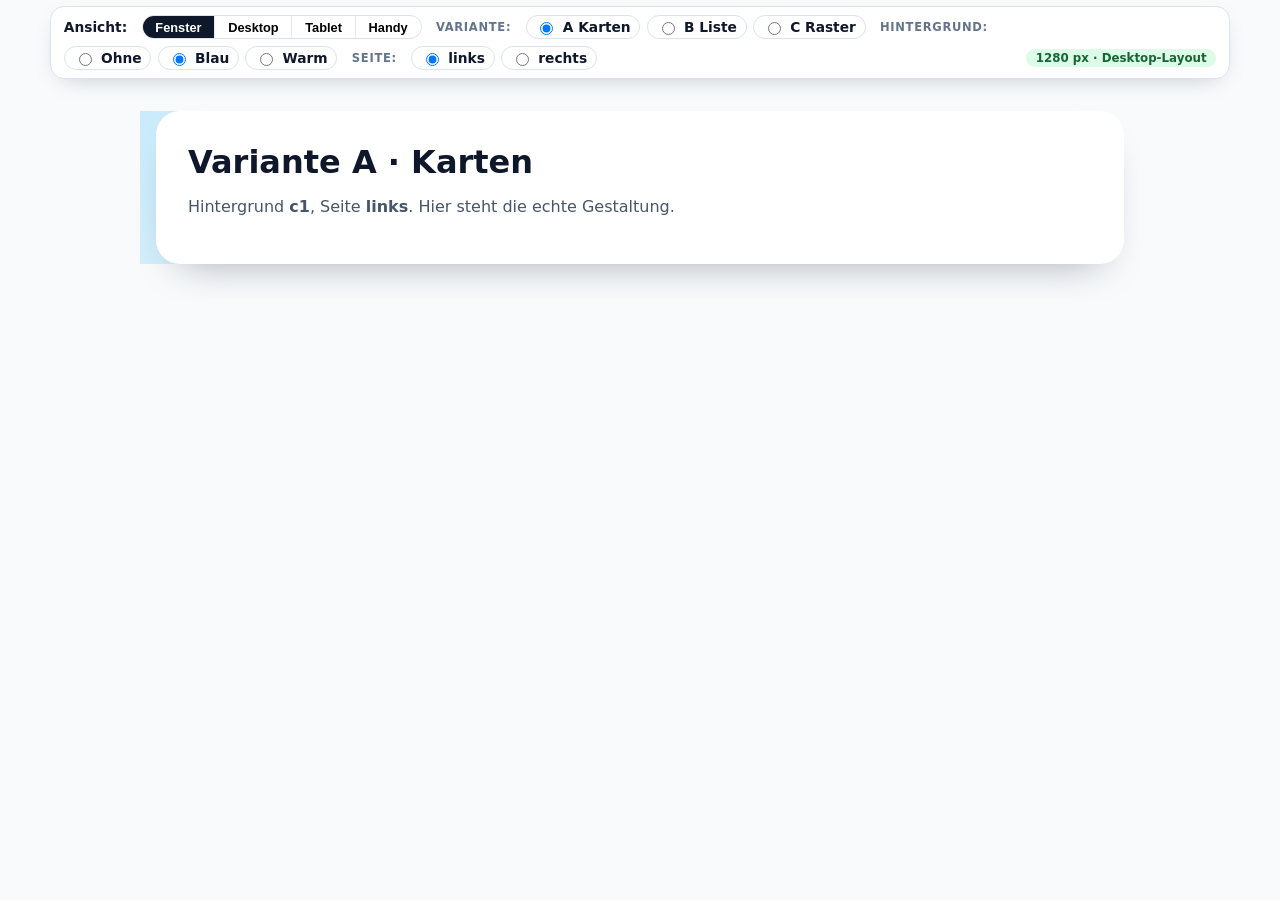
<file: .claude/skills/design-konfigurator-prozess/assets/konfigurator-vorlage.html>
<!doctype html>
<html lang="de">
<head>
<meta charset="utf-8">
<meta name="viewport" content="width=device-width, initial-scale=1">
<title>Konfigurator-Vorlage</title>
<!--
  Vorlage für eine Optionen-Seite mit Konfigurator (aus dem Skill design-konfigurator-prozess).
  Eine Datei, ohne Build. Zeigt: Umschalter-Leiste, Ansicht Fenster/Desktop/Tablet/Handy (iframe mit ?embed=1),
  Zustand in der Adresse (?var=b&pal=c2), Merken im Browser, Weitergabe an den Rahmen per postMessage.
  Anpassen: (1) OPTS = die Schalter des Projekts, (2) renderVariant() = die eigentliche Gestaltung, (3) CSS-Variablen je Schalter.
-->
<style>
  :root { --ink:#0f172a; --sub:#475569; --line:#dbe3ec; --blue:#0284c7; --bg:#f8fafc; }
  * { box-sizing: border-box; }
  body { margin:0; font-family: Inter, system-ui, sans-serif; color:var(--ink); background:var(--bg); }
  /* Leiste */
  .toolbar { position:sticky; top:6px; z-index:50; margin:6px auto; max-width:1180px; padding:.5rem .8rem; background:rgba(255,255,255,.96); border:1px solid var(--line); border-radius:14px; box-shadow:0 8px 26px -14px rgba(15,23,42,.35); font-size:.86rem; }
  .toolbar .row { display:flex; flex-wrap:wrap; gap:.45rem .9rem; align-items:center; }
  .grp { font-size:.72rem; font-weight:800; letter-spacing:.06em; text-transform:uppercase; color:#64748b; }
  .pp { display:flex; flex-wrap:wrap; gap:.4rem; }
  .pp label { display:inline-flex; gap:.4rem; align-items:center; font-weight:600; cursor:pointer; padding:.18rem .55rem; border:1px solid var(--line); border-radius:999px; background:#fff; }
  .seg { display:inline-flex; border:1px solid var(--line); border-radius:99px; overflow:hidden; background:#fff; }
  .vbtn { padding:.22rem .8rem; font:700 .8rem Inter, sans-serif; border:0; border-right:1px solid #e5eaf1; background:none; cursor:pointer; }
  .vbtn:last-child { border-right:0; } .vbtn.on { background:var(--ink); color:#fff; }
  #vw { margin-left:auto; font-size:.74rem; font-weight:700; color:#475569; background:#fef3c7; padding:.15rem .6rem; border-radius:99px; }
  #vw.d { background:#dcfce7; color:#166534; }
  /* Rahmen für Desktop/Tablet/Handy */
  .devwrap { margin:12px auto; }
  .devframe { border-radius:1.6rem; border:10px solid var(--ink); overflow:hidden; background:var(--bg); box-shadow:0 40px 70px -40px rgba(15,23,42,.6); transform-origin:top left; }
  .devframe iframe { border:0; display:block; width:100%; height:100%; }
  .embed .gal-only { display:none !important; }
  /* Inhalt der Vorlage: ersetzen */
  main { max-width:1000px; margin:2rem auto; padding:0 1rem; }
  .demo { padding:2rem; border-radius:24px; background:#fff; box-shadow:0 20px 40px -24px rgba(15,23,42,.4); }
  /* Schalter wirken über Attribute am body: hier nur ein Beispiel für Hintergrund-Paletten */
  body[data-pal="c1"] main { background:linear-gradient(135deg, rgb(56 189 248 / .25), transparent 60%); }
  body[data-pal="c2"] main { background:linear-gradient(135deg, rgb(255 101 49 / .18), transparent 60%); }
  body[data-flip="1"] main { background-position:right; transform:scaleX(1); direction:ltr; }
</style>
</head>
<body class="">
<div class="toolbar gal-only"><div class="row">
  <b>Ansicht:</b>
  <span class="seg" id="viewseg"><button class="vbtn on" data-view="win">Fenster</button><button class="vbtn" data-view="d">Desktop</button><button class="vbtn" data-view="t">Tablet</button><button class="vbtn" data-view="p">Handy</button></span>
  <span class="grp">Variante:</span>
  <span class="pp"><label><input type="radio" name="var" value="a">A Karten</label><label><input type="radio" name="var" value="b">B Liste</label><label><input type="radio" name="var" value="c">C Raster</label></span>
  <span class="grp">Hintergrund:</span>
  <span class="pp"><label><input type="radio" name="pal" value="c0">Ohne</label><label><input type="radio" name="pal" value="c1">Blau</label><label><input type="radio" name="pal" value="c2">Warm</label></span>
  <span class="grp">Seite:</span>
  <span class="pp"><label><input type="radio" name="flip" value="0">links</label><label><input type="radio" name="flip" value="1">rechts</label></span>
  <span id="vw"></span>
</div></div>

<div id="viewWin"><main id="root"></main></div>
<div id="viewFrame" hidden><div style="padding:0 16px"><p id="scalehint" style="font-size:.8rem;color:#475569;margin:.2rem 0 .6rem"></p><div class="devwrap"><div class="devframe"><iframe id="fr" title="Vorschau"></iframe></div></div></div></div>

<script>
(function () {
  'use strict';
  /* 1) Schalter des Projekts: key = Name der Radios und der URL-Parameter, attr = Attribut am body */
  var OPTS = [
    { key: 'var',  def: 'a'  },
    { key: 'pal',  def: 'c1' },
    { key: 'flip', def: '0'  }
  ];
  var STORE = 'konfig-vorlage-';
  var qs = new URLSearchParams(location.search);
  var EMBED = qs.get('embed');
  var state = {};
  function $$(s) { return Array.prototype.slice.call(document.querySelectorAll(s)); }

  /* 2) die eigentliche Gestaltung: je nach state.var etwas anderes zeigen (hier nur Platzhalter) */
  function renderVariant(s) {
    var root = document.getElementById('root');
    var names = { a: 'Karten', b: 'Liste', c: 'Raster' };
    root.innerHTML = '<div class="demo"><h1 style="margin:0 0 .5rem">Variante ' + s['var'].toUpperCase() + ' · ' + names[s['var']] + '</h1>' +
      '<p style="color:#475569">Hintergrund <b>' + s.pal + '</b>, Seite <b>' + (s.flip === '1' ? 'rechts' : 'links') + '</b>. Hier steht die echte Gestaltung.</p></div>';
  }

  /* ---- ab hier Mechanik, in der Regel unverändert ---- */
  function tell(msg) { var fr = document.getElementById('fr'); if (fr && fr.contentWindow) { try { fr.contentWindow.postMessage(msg, '*'); } catch (e) {} } }
  function apply(key, val, store) {
    state[key] = val; document.body.setAttribute('data-' + key, val);
    if (store) { try { localStorage.setItem(STORE + key, val); } catch (e) {} }
    var r = document.querySelector('input[name=' + key + '][value="' + val + '"]'); if (r) r.checked = true;
    var m = {}; m[key] = val; tell(m);
    renderVariant(state);
  }
  OPTS.forEach(function (o) {
    var v = o.def; try { v = localStorage.getItem(STORE + o.key) || v; } catch (e) {}
    if (qs.get(o.key) !== null) v = qs.get(o.key);
    state[o.key] = v; document.body.setAttribute('data-' + o.key, v);
    $$('input[name=' + o.key + ']').forEach(function (r) { r.checked = r.value === v; r.addEventListener('change', function () { apply(o.key, r.value, true); }); });
  });
  renderVariant(state);
  addEventListener('message', function (e) { if (!e.data) return; Object.keys(e.data).forEach(function (k) { if (state.hasOwnProperty(k)) apply(k, e.data[k], false); }); });

  /* Anzeige: welche Breite und welcher Modus gerade aktiv ist (wichtig in schmalen Vorschau-Fenstern) */
  var mqD = matchMedia('(min-width:1024px)'), mqT = matchMedia('(min-width:640px)');
  function vw() { var e = document.getElementById('vw'); if (!e) return; var m = mqD.matches ? 'Desktop-Layout' : mqT.matches ? 'Tablet-Layout' : 'Handy-Layout'; e.textContent = innerWidth + ' px · ' + m; e.className = mqD.matches ? 'd' : ''; }
  addEventListener('resize', vw); vw();

  /* Einbettung: nur den Inhalt zeigen (für den Rahmen) */
  if (EMBED) document.body.classList.add('embed');

  /* Ansicht-Umschalter: Fenster = direkt, sonst feste Breite im Rahmen (wird bei Bedarf verkleinert) */
  var WIDTH = { d: 1280, t: 820, p: 390 }, view = 'win';
  function fit() {
    if (view === 'win') return;
    var W = WIDTH[view], avail = Math.max(280, innerWidth - 32), s = Math.min(1, avail / (W + 20)), H = Math.max(560, innerHeight - 130);
    var wrap = document.querySelector('.devwrap'), f = document.querySelector('.devframe');
    wrap.style.width = Math.round((W + 20) * s) + 'px'; wrap.style.height = Math.round(H * s) + 'px';
    f.style.width = (W + 20) + 'px'; f.style.height = H + 'px'; f.style.transform = 'scale(' + s + ')';
    document.getElementById('scalehint').textContent = s < 1 ? 'Auf ' + Math.round(s * 100) + ' % verkleinert, damit es in das Fenster passt' : '';
  }
  function setView(v) {
    view = v; $$('.vbtn').forEach(function (b) { b.classList.toggle('on', b.getAttribute('data-view') === v); });
    document.getElementById('viewWin').hidden = v !== 'win'; document.getElementById('viewFrame').hidden = v === 'win';
    if (v === 'win') return;
    var fr = document.getElementById('fr');
    var q = OPTS.map(function (o) { return o.key + '=' + encodeURIComponent(state[o.key]); }).join('&');
    if (!fr.getAttribute('src')) fr.setAttribute('src', '?embed=1&' + q); else tell(state);
    fit(); scrollTo(0, 0);
  }
  $$('.vbtn').forEach(function (b) { b.addEventListener('click', function () { setView(b.getAttribute('data-view')); }); });
  addEventListener('resize', fit);
  if (qs.get('view')) setView(qs.get('view'));
})();
</script>
</body>
</html>
</file>
<file: brand/osmera-brand.css>
/* ==========================================================================
   osmera Brand-Stylesheet, Version 1.0 (Stand 17.10.2026), verbindlich
   Quelle: Website osmera.de (Tailwind-Klassen und Konfiguration). "Bestand" = so auf der Website, "Empfehlung" = neu festgelegt.
   Einsatz: Web, Print (A4, HTML nach PDF), Präsentationen (HTML-Folien 1920 x 1080).
   Alle Klassen tragen das Präfix .osm-, damit sie sich nicht mit anderem CSS überschneiden.
   Schriften: Inter (Text) und Urbanist (nur osmera-Begriffe), beide frei bei Google Fonts (SIL Open Font License):
     <link href="https://fonts.googleapis.com/css2?family=Inter:wght@400;500;600;700;800&family=Urbanist:wght@500;600;700&display=swap" rel="stylesheet">
   Symbole: Font Awesome 6 Free (6.4.0), solid, bei building / calendar-check / envelope regular.
   ========================================================================== */

/* ---------- 1. Design-Tokens ---------- */
:root {
  /* Marke */
  --osm-blau: #0284c7;            /* Primär (Bestand) */
  --osm-blau-dunkel: #0369a1;     /* Hover, Verlaufsende, kleine Schrift auf Hell (Bestand) */
  --osm-himmel: #38bdf8;          /* Akzent auf Dunkel (Bestand) */
  --osm-blau-hell: #e0f2fe;       /* Tönung (Bestand) */
  --osm-blau-ton: #eff6ff;        /* Icon-Kachel (Bestand) */
  --osm-blau-rand: #dbeafe;       /* Rand Icon-Kachel (Bestand) */
  /* Neutral */
  --osm-navy: #0f172a;            /* Überschriften, dunkle Abschnitte, Logo (Bestand) */
  --osm-nacht: #020617;           /* tiefster Ton (Bestand) */
  --osm-text: #1e293b;            /* Fließtext (Bestand) */
  --osm-text-2: #475569;          /* Absätze (Bestand) */
  --osm-text-3: #64748b;          /* Hinweise (Bestand) */
  --osm-linie: #e2e8f0;
  --osm-flaeche: #f1f5f9;
  --osm-grund: #f8fafc;           /* Seitenhintergrund (Bestand) */
  --osm-weiss: #ffffff;
  --osm-auf-dunkel: #cbd5e1;      /* Text auf Navy (Bestand) */
  --osm-auf-dunkel-2: #94a3b8;
  --osm-haken: #22c55e;           /* Häkchen in Listen (Bestand) */
  --osm-meldung: #ef4444;         /* Status Ausfall gemeldet (Bestand, Hero-Kachel) */
  --osm-meldung-ton: #fee2e2;
  /* Rollenfarben: Farbe und Tönung (Bestand auf der Website im Abschnitt "Ihr Mehrwert") */
  --osm-rolle-1: #0284c7; --osm-rolle-1-ton: #e0f2fe;   /* Planende */
  --osm-rolle-2: #9333ea; --osm-rolle-2-ton: #f3e8ff;   /* Das Team */
  --osm-rolle-3: #059669; --osm-rolle-3-ton: #d1fae5;   /* PR / MAV */
  --osm-rolle-4: #475569; --osm-rolle-4-ton: #e2e8f0;   /* HR & IT */
  --osm-rolle-5: #d97706; --osm-rolle-5-ton: #fef3c7;   /* Leitung & DSB */
  /* Warm (nur als Hintergrund-Schimmer) */
  --osm-orange: #ff6531;          /* Bestand (Mehrwert-Hintergrund) */
  --osm-koralle: #ff9892;         /* Empfehlung */
  --osm-pfirsich: #ff9989;        /* Empfehlung */
  /* Schrift */
  --osm-font-text: 'Inter', system-ui, -apple-system, 'Segoe UI', Arial, sans-serif;
  --osm-font-marke: 'Urbanist', 'Inter', system-ui, sans-serif;
  /* Form */
  --osm-radius-pill: 9999px;
  --osm-radius-3xl: 1.5rem;       /* große Karten, Foto-Rahmen (24 px) */
  --osm-radius-2xl: 1rem;         /* Karten, Chips (16 px) */
  --osm-radius-xl: .75rem;        /* Kacheln, Listenpunkte (12 px) */
  --osm-shadow-sm: 0 1px 2px 0 rgb(0 0 0 / .05);
  --osm-shadow-md: 0 4px 6px -1px rgb(0 0 0 / .1), 0 2px 4px -2px rgb(0 0 0 / .1);
  --osm-shadow-xl: 0 20px 25px -5px rgb(0 0 0 / .1), 0 8px 10px -6px rgb(0 0 0 / .1);
  --osm-shadow-2xl: 0 25px 50px -12px rgb(0 0 0 / .25);
  --osm-glas-blur: 20px;
  --osm-container: 80rem;         /* max-w-7xl (Bestand) */
  --osm-section-y: 5rem;          /* py-20 (Bestand); mobil 4rem */
}

/* ---------- 2. Grundtypografie (innerhalb von .osm) ---------- */
.osm { font-family: var(--osm-font-text); color: var(--osm-text); background: var(--osm-grund); -webkit-font-smoothing: antialiased; line-height: 1.5; }
.osm *, .osm *::before, .osm *::after { box-sizing: border-box; }
.osm h1, .osm h2, .osm h3, .osm h4, .osm p { margin: 0; }

.osm-h1 { font-size: 3rem; font-weight: 800; line-height: 1.2; letter-spacing: -.025em; color: var(--osm-navy); }   /* Web: 48 px, ab 768 px 60 px */
.osm-h2 { font-size: 2.25rem; font-weight: 800; line-height: 1.25; color: var(--osm-navy); }                       /* 36 px */
.osm-h3 { font-size: 1.875rem; font-weight: 700; line-height: 1.2; color: var(--osm-navy); }                       /* 30 px */
.osm-h4 { font-size: 1.25rem; font-weight: 700; line-height: 1.3; color: var(--osm-navy); }                        /* 20 px */
.osm-lead { font-size: 1.25rem; font-weight: 500; line-height: 1.6; color: var(--osm-text-2); }                    /* 20 px */
.osm-text { font-size: 1rem; font-weight: 500; line-height: 1.65; color: var(--osm-text-2); }                      /* 16 px */
.osm-small { font-size: .875rem; font-weight: 500; line-height: 1.5; color: var(--osm-text-2); }                   /* 14 px */
.osm-micro { font-size: .75rem; font-weight: 500; line-height: 1.4; color: var(--osm-text-3); }                    /* 12 px */
.osm-eyebrow { display: block; font-size: 1.125rem; font-weight: 700; letter-spacing: .05em; text-transform: uppercase; color: var(--osm-blau); line-height: 1.5; margin-bottom: .5rem; }
.osm-eyebrow--dunkel { color: var(--osm-himmel); }
.osm-label { font-size: .625rem; font-weight: 700; letter-spacing: .08em; text-transform: uppercase; color: var(--osm-text-3); }  /* 10 px Badge-Schrift */
/* Print/PDF: Verlauf wird Vollton (Chrome zeichnet background-clip:text im PDF mit Rahmen) */
@media print { .osm-gradient-text { background: none !important; -webkit-text-fill-color: currentColor !important; color: var(--osm-blau) !important; } }
.osm-gradient-text { background: linear-gradient(135deg, #0284c7 0%, #0369a1 100%); -webkit-background-clip: text; background-clip: text; -webkit-text-fill-color: transparent; color: transparent; }
/* osmera-Begriffe stehen immer in Urbanist (auf der Website: .font-logo) */
.osm-marke { font-family: var(--osm-font-marke); font-weight: 550; font-size: 1.09em; letter-spacing: 0; }
.osm-marke--titel { font-weight: 700; font-size: 1em; }
@media (min-width: 768px) { .osm-h1 { font-size: 3.75rem; } }

/* ---------- 3. Flächen ---------- */
.osm-container { max-width: var(--osm-container); margin-inline: auto; padding-inline: 1rem; }
@media (min-width: 640px) { .osm-container { padding-inline: 1.5rem; } }
@media (min-width: 1024px) { .osm-container { padding-inline: 2rem; } }
.osm-section { padding-block: 4rem; position: relative; }
@media (min-width: 1024px) { .osm-section { padding-block: var(--osm-section-y); } }

.osm-glas { background: rgb(255 255 255 / .4); backdrop-filter: blur(var(--osm-glas-blur)); -webkit-backdrop-filter: blur(var(--osm-glas-blur)); border: 1px solid rgb(255 255 255 / .5); box-shadow: 0 4px 6px -1px rgb(0 0 0 / .05); }
.osm-glas--stark { background: rgb(255 255 255 / .82); border-color: rgb(255 255 255 / .7); }     /* über Fotos, bessere Lesbarkeit */
.osm-glas--dunkel { background: rgb(15 23 42 / .6); border: 1px solid rgb(255 255 255 / .1); backdrop-filter: blur(var(--osm-glas-blur)); -webkit-backdrop-filter: blur(var(--osm-glas-blur)); color: var(--osm-auf-dunkel); }
.osm-karte { background: var(--osm-weiss); border: 1px solid rgb(255 255 255 / .9); border-radius: var(--osm-radius-3xl); padding: 2rem; box-shadow: var(--osm-shadow-xl); }
.osm-karte--blau-oben { border-top: 4px solid var(--osm-blau); border-radius: var(--osm-radius-2xl); }   /* Lösungs- und Modulkarten */
.osm-karte--rolle { position: relative; overflow: hidden; }                                              /* Rollenkarte (Ihr Mehrwert): getönte Ecke, kein Farbbalken */
.osm-karte--rolle::before { content: ""; position: absolute; right: 0; top: 0; width: 62%; height: 55%; pointer-events: none; background: radial-gradient(80% 90% at 100% 0, color-mix(in srgb, var(--rolle, var(--osm-blau)) 16%, transparent), transparent 72%); }
.osm-karte--rolle > * { position: relative; }

/* ---------- 4. Bedienelemente ---------- */
.osm-btn { display: inline-flex; align-items: center; justify-content: center; gap: .5rem; padding: .875rem 2rem; border-radius: var(--osm-radius-pill); font-weight: 600; font-size: 1rem; line-height: 1.5; text-decoration: none; cursor: pointer; border: 0; transition: background-color .2s, box-shadow .2s; }
.osm-btn--primaer { background: var(--osm-blau); color: #fff; box-shadow: var(--osm-shadow-md); }
.osm-btn--primaer:hover { background: var(--osm-blau-dunkel); }
.osm-btn--primaer-aa { background: var(--osm-blau-dunkel); }              /* Empfehlung: für kleine Schrift (Kontrast 5,9:1 statt 4,1:1) */
.osm-btn--glas { color: var(--osm-text); background: rgb(255 255 255 / .4); border: 1px solid rgb(255 255 255 / .5); backdrop-filter: blur(var(--osm-glas-blur)); -webkit-backdrop-filter: blur(var(--osm-glas-blur)); }
.osm-btn--klein { padding: .5rem 1.25rem; font-size: .875rem; font-weight: 500; box-shadow: var(--osm-shadow-sm); }   /* Navigation "Pilotprojekt" */
.osm-btn--hell { background: #fff; color: var(--osm-navy); font-weight: 700; }                                  /* auf dunklem Foto-Band */

.osm-chip { display: inline-flex; align-items: center; gap: .5rem; padding: .375rem .875rem; border-radius: var(--osm-radius-pill); background: rgb(255 255 255 / .72); border: 1px solid rgb(255 255 255 / .85); font-weight: 700; font-size: .875rem; color: var(--osm-navy); }
.osm-chip--aktiv { background: #fff; box-shadow: 0 14px 26px -14px rgb(15 23 42 / .5); }
.osm-badge { display: inline-block; padding: .25rem .5rem; border-radius: var(--osm-radius-pill); background: var(--osm-flaeche); color: var(--osm-text-3); font-size: .625rem; font-weight: 700; letter-spacing: .05em; text-transform: uppercase; }   /* "Basis-Modul" */
.osm-badge--blau { background: var(--osm-blau-ton); color: var(--osm-blau); }

.osm-haken { list-style: none; margin: 0; padding: 0; display: grid; gap: .6rem; }
.osm-haken li { display: flex; gap: .75rem; align-items: flex-start; font-weight: 500; color: #334155; }
.osm-haken li::before { content: "\f00c"; font-family: "Font Awesome 6 Free"; font-weight: 900; font-size: .8em; color: var(--osm-haken); margin-top: .28em; }

/* Symbol-Kachel (Font Awesome in einer getönten Fläche) */
.osm-icon { display: inline-grid; place-items: center; width: 3.5rem; height: 3.5rem; border-radius: var(--osm-radius-2xl); background: var(--osm-blau-ton); border: 1px solid var(--osm-blau-rand); color: var(--osm-blau); font-size: 1.5rem; box-shadow: var(--osm-shadow-sm); }
.osm-icon--klein { width: 2.5rem; height: 2.5rem; border-radius: var(--osm-radius-xl); font-size: 1.1rem; }
.osm-icon--rolle { background: var(--osm-rolle-ton, var(--osm-blau-hell)); border-color: transparent; color: var(--rolle, var(--osm-blau)); }
.osm-rolle-1 { --rolle: var(--osm-rolle-1); --osm-rolle-ton: var(--osm-rolle-1-ton); }
.osm-rolle-2 { --rolle: var(--osm-rolle-2); --osm-rolle-ton: var(--osm-rolle-2-ton); }
.osm-rolle-3 { --rolle: var(--osm-rolle-3); --osm-rolle-ton: var(--osm-rolle-3-ton); }
.osm-rolle-4 { --rolle: var(--osm-rolle-4); --osm-rolle-ton: var(--osm-rolle-4-ton); }
.osm-rolle-5 { --rolle: var(--osm-rolle-5); --osm-rolle-ton: var(--osm-rolle-5-ton); }

/* ---------- 5. Hintergrund-Schimmer (Aurora): Blau rechts, warmer Farbspot links ---------- */
.osm-aurora { position: relative; isolation: isolate; background-color: var(--osm-grund);
  --a-blau: 56 189 248; --a-blau-tief: 2 132 199; --a-warm: 255 101 49; --a-hell: 255 205 190; --a-stufe: 1; }
.osm-aurora::before { content: ""; position: absolute; inset: 0; z-index: -1; pointer-events: none;
  background:
    radial-gradient(38% 34% at 6% 78%,  rgb(var(--a-warm) / calc(.075 * var(--a-stufe))), transparent 72%),
    radial-gradient(34% 30% at 18% 18%, rgb(var(--a-warm) / calc(.05  * var(--a-stufe))), transparent 72%),
    radial-gradient(40% 34% at 94% 22%, rgb(var(--a-blau) / calc(.11  * var(--a-stufe))), transparent 72%),
    radial-gradient(34% 30% at 78% 82%, rgb(var(--a-blau-tief) / calc(.06 * var(--a-stufe))), transparent 72%),
    radial-gradient(46% 36% at 50% 50%, rgb(var(--a-hell) / calc(.09 * var(--a-stufe))), transparent 78%); }
.osm-aurora--gespiegelt::before { transform: scaleX(-1); }   /* Blau links, warmer Spot rechts */
/* Stärke über --a-stufe: 1 = sehr leicht (so auf der Website), 1.9 = leicht, 3 = halb, 5.3 = kräftig (gerechnet aus den Prototypen) */
.osm-aurora--leicht { --a-stufe: 1.9; }
.osm-aurora--halb { --a-stufe: 3; }
.osm-aurora--kraeftig { --a-stufe: 5.3; }
.osm-aurora--dunkel { background-color: var(--osm-navy); color: var(--osm-auf-dunkel); }
.osm-aurora--dunkel::before { background: radial-gradient(60% 50% at 85% 10%, rgb(56 189 248 / .22), transparent 70%), linear-gradient(160deg, #0f172a 0%, #0c4a6e 100%); }

/* ---------- 6. Logo-Anordnung ---------- */
.osm-logo { display: inline-flex; align-items: center; gap: .625rem; color: var(--osm-navy); text-decoration: none; }  /* CSS-Variante (Web); für Print immer die SVG-Dateien nutzen */
.osm-logo img { height: 1.75rem; width: auto; display: block; }
.osm-logo--dunkel { color: #fff; }
.osm-logo-claim { display: inline-flex; flex-direction: column; gap: .35rem; }
.osm-logo-claim > span { font-size: .875rem; font-weight: 500; color: var(--osm-text-2); }

/* ---------- 7. Print (A4) ---------- */
@page osm-a4-quer { size: A4 landscape; margin: 0; }
@page osm-a4-hoch { size: A4 portrait; margin: 0; }
.osm-seite { position: relative; width: 210mm; height: 297mm; padding: 18mm 20mm; overflow: hidden; background: #fff; color: var(--osm-text); font-size: 10pt; line-height: 1.5; }
.osm-seite--quer { width: 297mm; height: 210mm; }
.osm-seite h1 { font-size: 28pt; line-height: 1.15; font-weight: 800; letter-spacing: -.02em; color: var(--osm-navy); }
.osm-seite h2 { font-size: 20pt; line-height: 1.2; font-weight: 800; color: var(--osm-navy); }
.osm-seite h3 { font-size: 14pt; line-height: 1.25; font-weight: 700; color: var(--osm-navy); }
.osm-seite p, .osm-seite li { font-size: 10pt; font-weight: 400; color: var(--osm-text); hyphens: auto; }
.osm-seite .osm-eyebrow { font-size: 9pt; }
@media print { .osm-seite { break-after: page; page-break-after: always; } .osm-keine-umbruch { break-inside: avoid; } }

/* ---------- 8. Präsentation (HTML-Folie 1920 x 1080 px = 13,333 x 7,5 Zoll; 1 px = 0,5 pt) ---------- */
.osm-folie { position: relative; width: 1920px; height: 1080px; padding: 96px 120px; overflow: hidden; background: var(--osm-grund); color: var(--osm-text); font-size: 40px; line-height: 1.4; }
.osm-folie--dunkel { background: var(--osm-navy); color: var(--osm-auf-dunkel); }
.osm-folie h1 { font-size: 112px; line-height: 1.1; font-weight: 800; letter-spacing: -.025em; color: var(--osm-navy); }   /* 56 pt */
.osm-folie h2 { font-size: 80px;  line-height: 1.15; font-weight: 800; color: var(--osm-navy); }                          /* 40 pt */
.osm-folie h3 { font-size: 52px;  line-height: 1.2;  font-weight: 700; color: var(--osm-navy); }                          /* 26 pt */
.osm-folie p, .osm-folie li { font-size: 40px; font-weight: 500; color: var(--osm-text-2); }                            /* 20 pt */
.osm-folie--dunkel h1, .osm-folie--dunkel h2, .osm-folie--dunkel h3 { color: #fff; }
.osm-folie--dunkel p, .osm-folie--dunkel li { color: var(--osm-auf-dunkel); }
.osm-folie .osm-eyebrow { font-size: 32px; }                                                                              /* 16 pt, kleinste Schrift auf Folien */
.osm-folie__logo { position: absolute; left: 120px; top: 64px; height: 56px; }
.osm-folie__nr { position: absolute; right: 120px; bottom: 56px; font-size: 28px; color: var(--osm-text-3); }

@media (prefers-reduced-motion: reduce) { .osm * { transition: none !important; animation: none !important; } }
</file>
